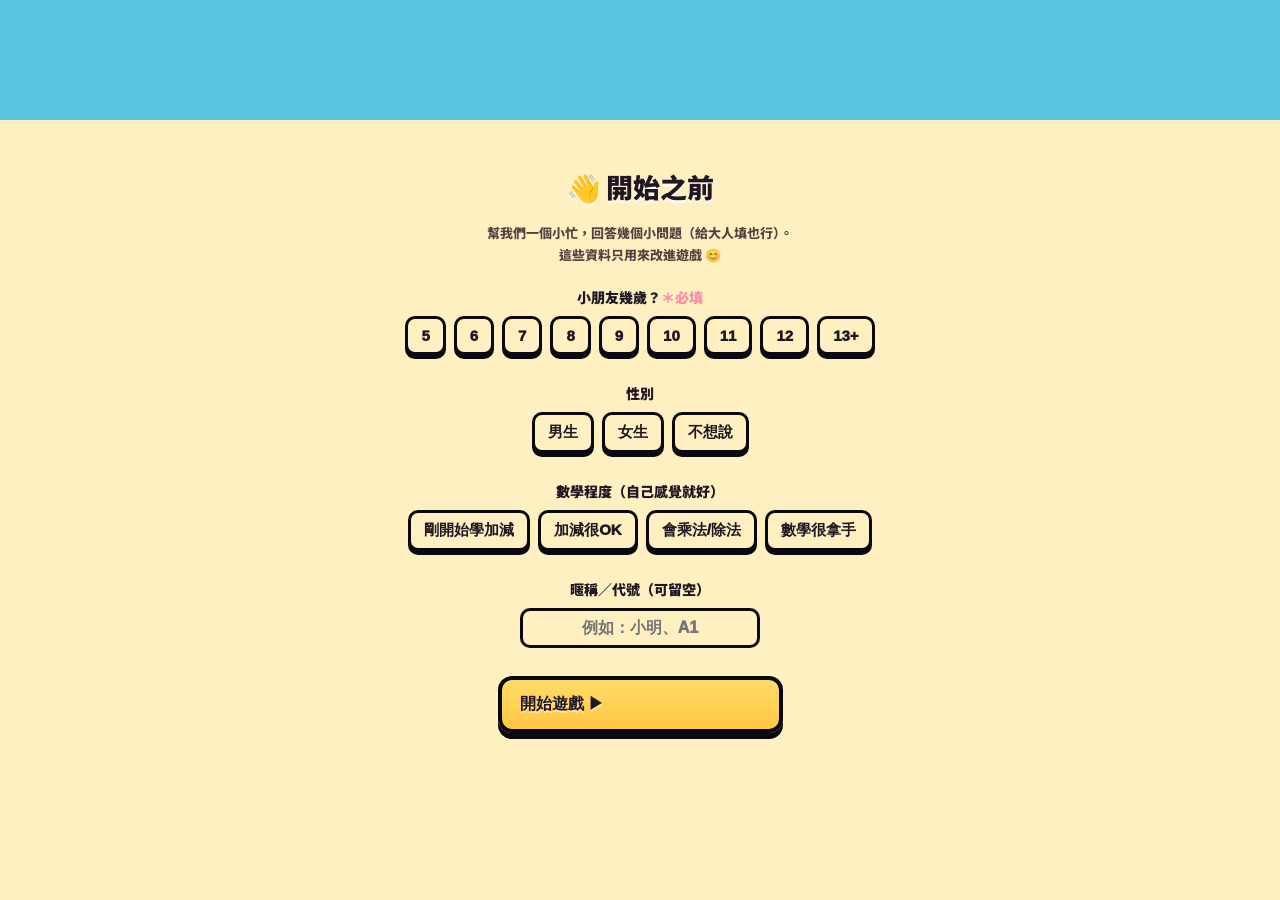
<file: index.html>
<!DOCTYPE html>
<html lang="zh-Hant">
<head>
<meta charset="UTF-8">
<meta name="viewport" content="width=device-width, initial-scale=1.0, maximum-scale=1.0, user-scalable=no">
<meta name="apple-mobile-web-app-capable" content="yes">
<meta name="apple-mobile-web-app-status-bar-style" content="black">
<meta name="apple-mobile-web-app-title" content="Math Hunter">
<meta http-equiv="Cache-Control" content="no-cache">
<title>Math Hunter</title>
<link rel="preconnect" href="https://fonts.googleapis.com">
<link rel="preconnect" href="https://fonts.gstatic.com" crossorigin>
<link rel="stylesheet" href="https://fonts.googleapis.com/css2?family=Baloo+2:wght@700;800&family=Noto+Sans+TC:wght@500;700;900&display=swap">
<style>
/* 字型改由 index.html 的 <link> 載入(preconnect + 非阻塞),不再用 @import */

/* === Cute Chunky Math Quest theme === */
:root {
  --ink: #171321;
  --ink-2: #242233;
  --ink-3: #0b0910;
  --stroke: #0b0910;
  --paper: #fff0c2;
  --paper-2: #f5d99b;
  --sun: #ffc743;
  --sun-2: #ffdc68;
  --orange: #ff8d3b;
  --red: #ff5f55;
  --pink: #f45a72;
  --sky: #48c4df;
  --blue: #287fc1;
  --green: #7ed957;
  --lime: #a8ef54;
  --purple: #8a55d7;
  --violet: #5c3a95;
  --white: #fff8df;
  --muted: rgba(255,248,223,.74);
  --outline: 4px solid var(--stroke);
  --outline-thin: 3px solid var(--stroke);
  --press-shadow: 0 6px 0 var(--stroke);
  --panel-shadow: 0 7px 0 var(--stroke), 0 15px 24px rgba(0,0,0,.22);
  --radius-lg: 18px;
  --radius-md: 14px;
  --radius-sm: 10px;
  --combo-c1: #fff0a8;
  --combo-c2: #6ee4ff;
  --combo-c3: #ff8bd6;
  --combo-c4: #ffc743;
  --combo-size-base: 24px;
  --combo-size-3: 31px;
  --combo-size-4: 40px;
  --toy-blue: #7bdcf0;
  --toy-card: #fff8df;
  --board-rail: #141525;
  --board-well: #081b2b;
  --board-glow: rgba(110,228,255,.24);
  --reward-gold: #ffd45a;
  /* z-index ladder: battle chrome/fx stay below 100; modal overlays must use 200+. */
  --z-instruction-overlay: 240;

  /* === 字型 token(對齊 Figma「game」spec:Baloo 2 / 800 / 大寫 / 行高1.6 / 字距0)===
     英數用 Baloo 2;中文 fallback 到 Noto Sans TC。字級之後可再微調。 */
  --font-display: "Baloo 2", "Arial Rounded MT Bold", sans-serif;          /* 英數 HUD */
  --font-cjk: "Baloo 2", "Noto Sans TC", "PingFang TC", "Microsoft JhengHei", sans-serif; /* 含中文 */
  --type-label: 16px;     /* WAVE/EXIT/Target/SUM/CHAIN/HP/% */
  --type-skill: 18px;     /* ACT/SWAP/STRIKE */
  --type-stat: 36px;      /* 18/12/4 大數值 */
  --type-count: 28px;     /* ACT 倒數 */
  --type-count-sm: 22px;  /* 護盾層數 */
  --type-hpnum: 12px;     /* 7,520 / 12,000 */
  --asset-button-normal: url("assets/ui/pipeline/runtime/button-primary-normal.9.png");
  --asset-button-pressed: url("assets/ui/pipeline/runtime/button-primary-pressed.9.png");
  --asset-panel-cream: url("assets/ui/pipeline/runtime/panel-cream.9.png");
  --asset-icon-coin: url("assets/ui/pipeline/runtime/icon-coin.png");
  --asset-icon-star: url("assets/ui/pipeline/runtime/icon-star.png");
  --asset-icon-chest: url("assets/ui/pipeline/runtime/icon-chest.png");
  --asset-icon-egg: url("assets/ui/pipeline/runtime/icon-egg.png");
  --asset-icon-settings: url("assets/ui/pipeline/runtime/icon-settings.png");
  --asset-arrow-left: url("assets/ui/pipeline/runtime/button-arrow-left.png");
  --asset-arrow-right: url("assets/ui/pipeline/runtime/button-arrow-right.png");

  /* === Canvas 盤面色彩契約(由 game.main.js 的 draw() 讀取;Codex 可自由調)===
     數字珠依數值分三段:1-3 / 4-6 / 7+。每段都有底色與選取高亮色。 */
  --board-bg: #071827;                 /* canvas 盤面底 */
  --board-hint-rgb: 255,212,90;        /* 提示閃框(rgb 三元組,alpha 由程式動態給)*/
  --bead-sel-glow: rgba(255,220,55,.98);
  --bead-shadow: rgba(0,0,0,.5);
  --bead-num-1: #75AC0D;  --bead-num-1-hi: #9bd530;   /* 數字 1-3 */
  --bead-num-2: #0F7CBC;  --bead-num-2-hi: #35a9e6;   /* 數字 4-6 */
  --bead-num-3: #D33D1F;  --bead-num-3-hi: #f06442;   /* 數字 7+ */
  --bead-digit-1: #75AC0D; --bead-digit-1-hi: #9bd530;
  --bead-digit-2: #75AC0D; --bead-digit-2-hi: #9bd530;
  --bead-digit-3: #75AC0D; --bead-digit-3-hi: #9bd530;
  --bead-digit-4: #0F7CBC; --bead-digit-4-hi: #35a9e6;
  --bead-digit-5: #0F7CBC; --bead-digit-5-hi: #35a9e6;
  --bead-digit-6: #0F7CBC; --bead-digit-6-hi: #35a9e6;
  --bead-digit-7: #D33D1F; --bead-digit-7-hi: #f06442;
  --bead-digit-8: #D33D1F; --bead-digit-8-hi: #f06442;
  --bead-digit-9: #D33D1F; --bead-digit-9-hi: #f06442;
  --bead-div: #DA7303;    --bead-div-hi: #f89a2a;     /* 除法珠 */
  --bead-mul: #F6A401;    --bead-mul-hi: #ffc845;     /* 乘法珠 */
  --bead-minus: #0261A9;  --bead-minus-hi: #1688d0;   /* 減法珠 */
  --bead-banned: #4f525e;                              /* 被封印珠 */
  --bead-text: #fff;                                   /* 珠面數字 */
  --path-valid: rgba(255,224,45,.96);  /* 路徑線:成立 */
  --path-hit:   rgba(255,166,63,.9);   /* 路徑線:剛好達標但結尾非數字 */
  --path-over:  rgba(255,94,79,.86);   /* 路徑線:超過目標 */
  --path-under: rgba(103,220,255,.84); /* 路徑線:未達目標 */
  --path-glow: 6;                      /* 鏈長 ≥4 的發光基數(數值) */

  /* === Chunky toy 立體珠參數(預設=關閉,維持現狀;Codex 調這些把珠子做成 AI mockup 方塊風)===
     數值型變數請給「純數字」(程式用 parseFloat),不要加單位。 */
  --board-radius: 14;        /* 盤面圓角(px) */
  --board-hint-w: 3;         /* 提示框線寬(px) */
  --bead-radius: 0.18;       /* 珠子圓角(相對珠寬比例,0=方形,0.5=圓) */
  --bead-pad: 0.032;         /* 珠與格邊間距(相對 CELL 比例,越大珠越小、格距越寬) */
  --bead-outline: #0b0910;   /* 珠子外框色 */
  --bead-outline-w: 4.6;     /* 珠子外框寬(px;設 >0 開啟粗描邊) */
  --bead-thick: #08050d;     /* 珠子厚底色 */
  --bead-thick-h: 5;         /* 珠子厚底高度(px;設 >0 開啟立體厚底) */
  --bead-highlight: rgba(255,255,255,.36); /* 珠子左上亮面(設成半透明白可做塑膠光澤) */
  --bead-icon: #fff;         /* −/×/÷ 運算符顏色 */
  --bead-num-stroke: #0b0910;  /* 珠面數字描邊色 */
  --bead-num-stroke-w: 4.25;   /* 珠面數字描邊寬(px) */
  --bead-num-shadow: rgba(0,0,0,.34);  /* 珠面數字陰影色 */
  --bead-num-shadow-blur: 1.5; /* 珠面數字陰影模糊(px) */
}

* { margin:0; padding:0; box-sizing:border-box; -webkit-tap-highlight-color:transparent; }
html, body { height:100%; overscroll-behavior:none; overflow:hidden; }

/* === HUD 文字工具類(對齊 Figma spec;Codex 之後把這些套到對應元件即可)===
   英數標籤大寫;中文標籤請改用 .hudLabel-cjk(不大寫、用 Noto Sans TC)。 */
.hudLabel   { font-family:var(--font-display); font-weight:800; font-size:var(--type-label); line-height:1.6; letter-spacing:0; text-transform:uppercase; color:#fff; }
.hudSkill   { font-family:var(--font-display); font-weight:800; font-size:var(--type-skill); line-height:1.6; letter-spacing:0; text-transform:uppercase; color:#fff; }
.hudStat    { font-family:var(--font-display); font-weight:800; font-size:var(--type-stat); line-height:1.6; letter-spacing:0; color:#fff; }
.hudCount   { font-family:var(--font-display); font-weight:800; font-size:var(--type-count); line-height:1.6; letter-spacing:0; color:#fff; }
.hudCountSm { font-family:var(--font-display); font-weight:800; font-size:var(--type-count-sm); line-height:1.6; letter-spacing:0; color:#fff; }
.hudHpNum   { font-family:var(--font-display); font-weight:800; font-size:var(--type-hpnum); line-height:1.6; letter-spacing:0; color:#fff; }
.hudLabel-cjk { font-family:var(--font-cjk); font-weight:700; font-size:var(--type-label); line-height:1.6; color:#fff; }

html { background: #151321; }

body {
  min-height:100dvh;
  color:var(--white);
  font-family:var(--font-cjk);   /* 英數→Baloo 2,中文→Noto Sans TC */
  font-weight:800;
  display:flex;
  flex-direction:column;
  align-items:center;
  user-select:none;
  -webkit-user-select:none;
  touch-action:none;
  background:
    radial-gradient(circle at 20% 12%, rgba(255,199,67,.18), transparent 26%),
    radial-gradient(circle at 82% 18%, rgba(72,196,223,.16), transparent 30%),
    linear-gradient(180deg,#1f2642 0%,#162d3f 46%,#151321 100%);
}

body.jr {
  background:
    radial-gradient(circle at 18% 12%, rgba(255,248,223,.2), transparent 28%),
    linear-gradient(180deg,#62cfe8 0%,#65b765 54%,#2f6d45 100%);
}

#app {
  position:relative;
  width:min(100vw,440px);
  height:100dvh;
  max-height:100dvh;
  overflow:hidden;
  padding:7px 9px calc(8px + env(safe-area-inset-bottom));
  display:grid;
  grid-template-rows:34px minmax(152px, 23dvh) auto minmax(0, 1fr) auto;
  gap:6px;
  background:
    linear-gradient(180deg,#063d5c 0 32%,#052437 32% 100%);
  border-inline:4px solid var(--stroke);
}

#app[data-layout="board-first"] {
  grid-template-rows:34px minmax(132px, 19dvh) auto minmax(0, 1fr) auto;
}

#app[data-layout="showcase"] {
  grid-template-rows:34px minmax(180px, 28dvh) auto minmax(0, 1fr) auto;
}

.battleHeader,
.enemyPanel,
.mathHud,
.boardPanel,
.skillPanel {
  min-width:0;
  min-height:0;
}

.enemyPanel,
.boardPanel,
.skillPanel {
  display:flex;
  flex-direction:column;
}

.mathHud {
  display:grid;
  grid-template-columns:1fr;
  gap:6px;
}

.boardPanel {
  flex:1 1 auto;
}

.skillPanel {
  gap:3px;
}

#topRow {
  min-height:34px;
  display:flex;
  justify-content:space-between;
  align-items:center;
  padding:4px 7px 5px;
  font-size:12px;
  color:var(--white);
  background:
    linear-gradient(180deg,rgba(255,255,255,.1),transparent 45%),
    #171525;
  border:var(--outline-thin);
  border-radius:13px;
  box-shadow:inset 0 -5px 0 rgba(0,0,0,.24), 0 4px 0 var(--stroke);
  text-shadow:0 1px 0 #000;
}

#stageName {
  padding:2px 10px 3px;
  color:#fff8df;
  background:#063d5c;
  border:2px solid var(--stroke);
  border-radius:999px;
  font-size:13px;
  font-weight:1000;
  line-height:1;
}
#voiceBtn { background:none; border:none; color:var(--white); font-size:16px; cursor:pointer; }
#exitBtn {
  margin-right:6px;
  padding:4px 8px;
  color:var(--stroke);
  background:#c8c3e6;
  border:var(--outline-thin);
  border-radius:var(--radius-sm);
  font-size:11px;
  font-weight:1000;
  cursor:pointer;
  box-shadow:0 3px 0 var(--stroke);
}

#enemyZone {
  position:relative;
  flex:1 1 auto;
  text-align:center;
  padding:4px 8px 7px;
  min-height:0;
  height:100%;
  border:var(--outline);
  border-radius:22px;
  background:
    radial-gradient(circle at 18% 22%,#fff8df 0 16px,transparent 17px),
    radial-gradient(circle at 78% 24%,#fff8df 0 19px,transparent 20px),
    linear-gradient(180deg,#58c7e2 0 38%,#78c766 39% 70%,#4a984f 70% 100%);
  box-shadow:
    inset 0 0 0 5px #172236,
    inset 0 -11px 0 rgba(0,0,0,.18),
    0 6px 0 var(--stroke),
    0 12px 20px rgba(0,0,0,.2);
  overflow:hidden;
}

#enemyZone:before {
  content:"";
  position:absolute;
  left:-20px;
  right:-20px;
  bottom:-44px;
  height:94px;
  background:#3d8d49;
  border-top:var(--outline-thin);
  border-radius:50% 50% 0 0;
  opacity:.9;
}

#enemyZone:after {
  content:"";
  position:absolute;
  left:50%;
  bottom:18px;
  z-index:0;
  width:44%;
  height:14px;
  transform:translateX(-50%);
  background:rgba(31,24,35,.26);
  border-radius:50%;
  filter:blur(.2px);
}

#enemyZone.enraged {
  background:
    radial-gradient(circle at 50% 52%, rgba(255,95,85,.28), transparent 42%),
    linear-gradient(180deg,#5a334b 0%,#7a393a 72%,#4b2531 100%);
}

#enemyArt {
  position:relative;
  z-index:1;
  width:min(44vw, clamp(112px, 17dvh, 166px));
  height:min(44vw, clamp(112px, 17dvh, 166px));
  margin:-2px auto -1px;
  animation:idle 2.2s ease-in-out infinite;
  transition:transform .1s;
  filter:drop-shadow(0 9px 0 rgba(0,0,0,.32));
}

#enemyArt.boss {
  width:min(58vw, clamp(138px, 24dvh, 218px));
  height:min(58vw, clamp(138px, 24dvh, 218px));
  margin-top:-10px;
  filter:drop-shadow(0 12px 0 rgba(0,0,0,.34));
}

#enemyArt.boss.enraged { animation:idle 1.1s ease-in-out infinite, bossPulse .7s linear infinite; }
#enemyArt.corrupted { filter:saturate(.68) brightness(.76) drop-shadow(0 10px 0 rgba(0,0,0,.24)); }
#enemyArt.hit { transform:scale(.86) rotate(-8deg); filter:brightness(1.8) drop-shadow(0 10px 0 rgba(0,0,0,.2)); }

@keyframes idle { 0%,100%{transform:translateY(0)} 50%{transform:translateY(-5px)} }
@keyframes bossPulse { 0%,100%{filter:drop-shadow(0 10px 0 rgba(0,0,0,.24))} 50%{filter:drop-shadow(0 0 18px rgba(255,95,85,.95))} }

#enemyName { display:none; }
#gimBadge {
  position:relative;
  z-index:1;
  display:inline-flex;
  align-items:center;
  justify-content:center;
  min-height:22px;
  margin-top:0;
  padding:3px 10px 4px;
  color:var(--paper);
  background:#171525;
  border:2px solid var(--stroke);
  border-radius:8px;
  font-size:12px;
  font-weight:1000;
  box-shadow:inset 0 -3px 0 rgba(0,0,0,.22);
  text-shadow:0 1px 0 #000;
}

#captainChip {
  min-height:14px;
  margin:0;
  color:var(--paper);
  font-size:10px;
  text-align:center;
  text-shadow:0 2px 0 #000;
}

.barWrap {
  position:relative;
  z-index:1;
  height:14px;
  margin-top:4px;
  background:var(--stroke);
  border:2px solid var(--stroke);
  border-radius:999px;
  overflow:hidden;
  box-shadow:inset 0 -2px 0 rgba(255,255,255,.08);
}

.barFill { height:100%; border-radius:999px; transition:width .25s; }
#enemyHpFill { width:100%; background:linear-gradient(180deg,#ff7c63,#e9344b); }
#playerHpFill { width:100%; background:linear-gradient(180deg,#b7fb67,#61c934); }

#countdown {
  position:absolute;
  z-index:2;
  right:8px;
  top:8px;
  min-width:42px;
  padding:5px 8px 6px;
  color:var(--paper);
  background:
    linear-gradient(180deg,rgba(255,255,255,.14),transparent 40%),
    #5b3e95;
  border:var(--outline-thin);
  border-radius:12px;
  font-size:11px;
  font-weight:1000;
  box-shadow:inset 0 -5px 0 rgba(0,0,0,.2), 0 3px 0 var(--stroke);
  text-shadow:0 1px 0 #000;
}

#countdown b { font-size:14px; color:var(--sun); }
body.jr #countdown { background:#285b74; }
body.jr #countdown b { color:var(--sun-2); }

#targetRow {
  display:grid;
  grid-template-columns:repeat(3, minmax(0, 1fr));
  grid-template-rows:auto minmax(34px, auto);
  align-items:center;
  gap:5px 7px;
  padding:7px;
  background:
    linear-gradient(180deg,rgba(255,255,255,.07),transparent 34%),
    #071827;
  border:var(--outline);
  border-radius:18px;
  box-shadow:inset 0 -8px 0 rgba(0,0,0,.22), 0 5px 0 var(--stroke);
}

.tLabel {
  padding:0 3px;
  color:#fff8df;
  font-size:10px;
  font-weight:1000;
  line-height:1;
  opacity:1;
  text-shadow:0 1px 0 #000;
  text-align:center;
}

#targetRow .tLabel:nth-child(1) { grid-column:1; grid-row:1; }
#targetRow .tLabel:nth-child(3) { grid-column:2; grid-row:1; }
#targetVal { grid-column:1; grid-row:2; }
#curSum { grid-column:2; grid-row:2; }
#chainInfo {
  grid-column:3;
  grid-row:1 / span 2;
  align-self:stretch;
  display:grid;
  align-content:center;
  gap:2px;
}

#chainInfo:before {
  content:"CHAIN";
  display:block;
  color:#fff8df;
  font-size:9px;
  line-height:1;
  text-shadow:0 2px 0 #000;
}

#targetVal,
#curSum,
#chainInfo {
  min-width:0;
  min-height:45px;
  padding:6px 6px 7px;
  text-align:center;
  border:var(--outline-thin);
  border-radius:13px;
  font-weight:1000;
  line-height:1;
  box-shadow:inset 0 -6px 0 rgba(0,0,0,.16), 0 3px 0 var(--stroke);
  text-shadow:0 1px 0 rgba(255,255,255,.28);
}

#targetVal {
  color:#211722;
  background:
    linear-gradient(180deg,rgba(255,255,255,.4),transparent 34%),
    linear-gradient(180deg,#43bff1,#1689cc);
  color:#fff8df;
  font-size:30px;
  -webkit-text-stroke:1.4px var(--stroke);
  text-shadow:0 2px 0 #000;
}

#curSum {
  color:#211722;
  background:
    linear-gradient(180deg,rgba(255,255,255,.4),transparent 34%),
    linear-gradient(180deg,#91e55e,#45b93e);
  font-size:29px;
  -webkit-text-stroke:1px rgba(11,9,16,.92);
  text-shadow:0 2px 0 rgba(255,255,255,.3);
}

#chainInfo {
  color:#fff;
  background:
    linear-gradient(180deg,rgba(255,255,255,.34),transparent 34%),
    linear-gradient(180deg,#ff9c29,#ef5d16);
  font-size:22px !important;
  -webkit-text-stroke:1px var(--stroke);
  text-shadow:0 2px 0 #000;
}

body.jr #targetVal { font-size:32px; }
body.jr #curSum { font-size:29px; }
#curSum.over {
  color:#fff8df;
  background:linear-gradient(180deg,#ff8174,#f04a4a);
  text-shadow:0 2px 0 #000;
}
#curSum.exact {
  color:#18200e;
  background:linear-gradient(180deg,#ccff67,#72d842);
}
#curSum.short {
  color:#251611;
  background:linear-gradient(180deg,#ffd45a,#ff9f2f);
}

#boardWrap {
  flex:1 1 auto;
  height:100%;
  min-height:0;
  display:flex;
  align-items:center;
  justify-content:center;
  position:relative;
  padding:8px;
  background:
    linear-gradient(180deg,rgba(255,255,255,.06),transparent 28%),
    linear-gradient(180deg,#15172a 0%,#071827 100%);
  border:var(--outline);
  border-radius:18px;
  box-shadow:
    inset 0 0 0 4px #252638,
    inset 0 -12px 0 rgba(0,0,0,.28),
    0 5px 0 var(--stroke);
}

#boardWrap:before {
  content:"";
  position:absolute;
  inset:7px;
  z-index:0;
  border:2px solid rgba(255,248,223,.14);
  border-radius:var(--radius-md);
  pointer-events:none;
}

#board {
  position:relative;
  z-index:1;
  display:block;
  margin:0 auto;
  border-radius:15px;
  touch-action:none;
  background:var(--board-rail);
  box-shadow:
    0 0 0 4px var(--stroke),
    0 7px 0 var(--stroke),
    0 0 0 7px rgba(255,248,223,.08);
  filter:saturate(1.12) contrast(1.05);
}

#board.targeting {
  outline:5px solid var(--sun);
  outline-offset:-4px;
  filter:saturate(1.22) contrast(1.08) drop-shadow(0 0 10px rgba(255,199,67,.55));
}

#skillRow {
  display:flex;
  gap:8px;
  justify-content:center;
}

.skillBtn {
  position:relative;
  flex:1;
  max-width:170px;
  min-height:62px;
  padding:6px 8px 8px 6px;
  display:flex;
  align-items:center;
  justify-content:center;
  gap:6px;
  color:#211722;
  background:
    linear-gradient(180deg,rgba(255,255,255,.42),transparent 34%),
    linear-gradient(180deg,#9ee85a 0%,#59c43c 100%);
  border:var(--outline);
  border-radius:17px;
  box-shadow:inset 0 -8px 0 rgba(0,0,0,.18), 0 5px 0 var(--stroke);
  font-size:12px;
  font-weight:1000;
  cursor:pointer;
  text-align:left;
  text-shadow:0 1px 0 rgba(255,255,255,.32);
}

.skillBtn:nth-child(2) {
  background:
    linear-gradient(180deg,rgba(255,255,255,.36),transparent 38%),
    linear-gradient(180deg,#b873ff 0%,#743bc2 100%);
  color:#fff8df;
  text-shadow:0 1px 0 #000;
}

.skillBtn .mini {
  width:42px;
  height:42px;
  flex:none;
  display:grid;
  place-items:center;
  overflow:hidden;
  border:3px solid var(--stroke);
  border-radius:50%;
  background:
    radial-gradient(circle at 38% 28%, rgba(255,255,255,.55), transparent 20%),
    var(--toy-blue);
  box-shadow:inset 0 -5px 0 rgba(0,0,0,.14), 0 3px 0 var(--stroke);
}
.skillBtn .mini .spriteChar,
.skillBtn .mini .pngChar,
.skillBtn .mini svg {
  width:128%;
  height:128%;
  transform:translateY(5%);
}
.skillBtn .skillIcon {
  width:44px;
  height:44px;
  flex:none;
  position:relative;
  display:grid;
  place-items:center;
  background:transparent center/contain no-repeat;
  filter:drop-shadow(0 3px 0 var(--stroke));
}

.skillBtn .skillIcon:before {
  content:"";
}

.skillBtn[data-skill="plus1"] .skillIcon { background-image:url("assets/ui/icons/skill-plus1.png"); }
.skillBtn[data-skill="minus1"] .skillIcon { background-image:url("assets/ui/icons/skill-minus1.png"); }
.skillBtn[data-skill="reroll"] .skillIcon { background-image:url("assets/ui/icons/skill-reroll.png"); }
.skillBtn[data-skill="split"] .skillIcon { background-image:url("assets/ui/icons/skill-split.png"); }
.skillBtn[data-skill="swapUp"] .skillIcon { background-image:url("assets/ui/icons/skill-swapUp.png"); }
.skillBtn[data-skill="purify"] .skillIcon { background-image:url("assets/ui/icons/skill-purify.png"); }
.skillBtn[data-skill="lucky"] .skillIcon { background-image:url("assets/ui/icons/skill-lucky.png"); }
.skillBtn[data-skill="shield"] .skillIcon { background-image:url("assets/ui/icons/skill-shield.png"); }
.skillBtn[data-skill="hint"] .skillIcon { background-image:url("assets/ui/icons/skill-hint.png"); }

.skillBtn .lbl {
  min-width:0;
  display:flex;
  flex-direction:column;
  gap:3px;
  line-height:1.05;
}
.skillBtn .lbl b {
  display:block;
  font-size:15px;
  color:#fff8df;
  -webkit-text-stroke:1px var(--stroke);
  text-shadow:0 2px 0 #000;
}
.skillBtn .lbl {
  font-size:10px;
  font-weight:1000;
}
.skillBtn.armed {
  background:
    linear-gradient(180deg,rgba(255,255,255,.42),transparent 34%),
    linear-gradient(180deg,var(--sun-2),var(--sun));
  transform:translateY(2px);
  box-shadow:inset 0 -5px 0 rgba(0,0,0,.12), 0 3px 0 var(--stroke);
}
.skillBtn.cooling { opacity:.62; filter:saturate(.55); }
.skillBtn .cd {
  position:absolute;
  right:6px;
  top:4px;
  min-width:17px;
  height:17px;
  display:grid;
  place-items:center;
  color:#fff;
  background:var(--pink);
  border:2px solid var(--stroke);
  border-radius:999px;
  font-size:11px;
  font-weight:1000;
}

#playerRow {
  min-height:34px;
  display:flex;
  align-items:center;
  gap:8px;
  padding:5px 9px 6px;
  color:var(--paper);
  background:
    linear-gradient(180deg,rgba(255,255,255,.08),transparent 38%),
    #211722;
  border:var(--outline);
  border-radius:15px;
  font-size:12px;
  font-weight:1000;
  box-shadow:inset 0 -6px 0 rgba(0,0,0,.22), 0 4px 0 var(--stroke);
}

#playerRow:before {
  content:"HP";
  color:#fff8df;
  font-size:11px;
  text-shadow:0 1px 0 #000;
}

#playerRow .barWrap { flex:1; height:16px; margin-top:0; }
#shieldIc { display:none; }
#shieldIc.on { display:inline; }
body.jr #playerRow { display:none; }

#dmgPop {
  position:absolute;
  left:50%;
  top:40%;
  z-index:6;
  transform:translate(-50%,-50%);
  pointer-events:none;
  color:var(--combo-c1);
  font-size:46px;
  font-weight:1000;
  -webkit-text-stroke:1.8px var(--stroke);
  text-shadow:0 3px 0 #7a3410;
  transition:transform .08s;
}

#dmgPop.big { transform:translate(-50%,-50%) scale(1.42); }
#dmgPop[data-tier="2"] { color:var(--combo-c2); }
#dmgPop[data-tier="3"] { color:var(--combo-c3); }
#dmgPop[data-tier="4"] { color:var(--combo-c4); }

#comboMeter {
  position:absolute;
  left:50%;
  top:4%;
  z-index:7;
  transform:translateX(-50%) scale(1);
  pointer-events:none;
  white-space:nowrap;
  color:var(--combo-c2);
  font-size:var(--combo-size-base);
  font-weight:1000;
  -webkit-text-stroke:1.6px var(--stroke);
  text-shadow:0 2px 0 #000;
  transition:transform .12s ease-out;
}

#comboMeter[data-tier="3"] { color:var(--combo-c3); font-size:var(--combo-size-3); }
#comboMeter[data-tier="4"] { color:var(--combo-c4); font-size:var(--combo-size-4); }
#comboMeter.punch { transform:translateX(-50%) scale(1.45); }

.pngChar,
.spriteChar { display:block; width:100%; height:100%; position:relative; }
.pngChar img,
.spriteChar img {
  display:block;
  width:100%;
  height:100%;
  object-fit:contain;
  user-select:none;
  -webkit-user-drag:none;
  transform-origin:50% 72%;
}

.pngChar .crown,
.spriteChar .crown {
  position:absolute;
  top:-8%;
  left:50%;
  transform:translateX(-50%);
  font-size:42%;
  line-height:1;
}

.motion-idle img { animation:spriteIdle 2.1s ease-in-out infinite; }
.motion-think img { animation:spriteThink 1.6s ease-in-out infinite; }
.motion-happy img { animation:spriteHappy .75s cubic-bezier(.2,1.5,.24,1); }
.motion-attack img { animation:spriteAttack .62s cubic-bezier(.18,1.45,.2,1); }
.motion-hurt img { animation:spriteHurt .52s ease-in-out; }
.motion-miss img { animation:spriteMiss .7s ease-in-out; }
.motion-surprise img { animation:spriteSurprise .85s cubic-bezier(.2,1.6,.2,1); }
.motion-enraged img { animation:spriteEnraged .42s ease-in-out infinite; filter:drop-shadow(0 0 14px rgba(255,95,85,.45)); }

@keyframes spriteIdle { 0%,100%{transform:translateY(0) scale(1)} 50%{transform:translateY(-6px) scale(1.01,.99)} }
@keyframes spriteThink { 0%,100%{transform:translateX(-3px) rotate(-1deg)} 50%{transform:translateX(4px) rotate(1deg)} }
@keyframes spriteHappy { 0%,100%{transform:translateY(0) scale(1)} 42%{transform:translateY(-18px) scale(1.05,.95)} 72%{transform:translateY(2px) scale(.98,1.02)} }
@keyframes spriteAttack { 0%,100%{transform:translateX(0) scale(1)} 38%{transform:translateX(34px) scale(1.06,.96) rotate(1deg)} 54%{transform:translateX(22px) scale(.98,1.02)} }
@keyframes spriteHurt { 0%,100%{transform:translateX(0) scale(1)} 30%{transform:translateX(-10px) scale(1.08,.84)} 62%{transform:translateX(7px) scale(.96,1.04)} }
@keyframes spriteMiss { 0%,100%{transform:translateX(0) rotate(0)} 25%{transform:translateX(-10px) rotate(-3deg)} 70%{transform:translateX(10px) rotate(3deg)} }
@keyframes spriteSurprise { 0%{transform:scale(.6);opacity:.2} 45%{transform:scale(1.1,.9);opacity:1} 72%,100%{transform:scale(1)} }
@keyframes spriteEnraged { 0%,100%{transform:translateX(-2px) scale(1.02)} 50%{transform:translateX(2px) scale(1.06,.96)} }

#flash {
  position:fixed;
  inset:0;
  z-index:25;
  pointer-events:none;
  background:#fff;
  opacity:0;
  transition:opacity .09s;
}

#bossBanner {
  position:fixed;
  left:0;
  right:0;
  top:34%;
  z-index:26;
  padding:18px 0;
  text-align:center;
  color:var(--sun);
  background:#5a1720;
  border-block:var(--outline);
  font-size:25px;
  font-weight:1000;
  letter-spacing:2px;
  text-shadow:0 4px 0 #000;
  transform:scaleY(0);
  transition:transform .25s;
  pointer-events:none;
}

#bossBanner.on { transform:scaleY(1); }
#bossBanner small { display:block; margin-top:4px; color:var(--paper); font-size:12px; letter-spacing:1px; opacity:.9; }

.overlay {
  position:fixed;
  inset:0;
  z-index:10;
  display:flex;
  flex-direction:column;
  justify-content:flex-start;
  align-items:center;
  gap:12px;
  padding:24px 18px;
  max-height:100dvh;
  overflow-y:auto;
  overflow-x:hidden;
  -webkit-overflow-scrolling:touch;
  overscroll-behavior:contain;
  touch-action:pan-y;
  text-align:center;
  color:#211722;
  background:
    linear-gradient(180deg,#59c5df 0 120px,#fff0c2 120px 100%);
}

.overlay.center { justify-content:center; }
.overlay h1 {
  color:#211722;
  font-size:27px;
  font-weight:1000;
  text-shadow:0 3px 0 rgba(255,255,255,.65);
}

.overlay p {
  max-width:350px;
  color:#352329;
  font-size:14px;
  line-height:1.65;
  opacity:1;
  font-weight:800;
}

.btn,
.btnGhost {
  border:var(--outline);
  border-radius:var(--radius-md);
  cursor:pointer;
  font-weight:1000;
  box-shadow:var(--press-shadow);
}

.btn {
  padding:12px 30px;
  color:#211722;
  background:linear-gradient(180deg,var(--sun-2),var(--sun)) !important;
  font-size:18px;
  text-shadow:0 2px 0 rgba(255,255,255,.55);
}

.btn:active,
.btnGhost:active,
.stageBtn:active,
.skillBtn:active {
  transform:translateY(3px) scale(.99);
  box-shadow:0 3px 0 var(--stroke);
}

.btnBig {
  width:285px;
  display:flex;
  align-items:center;
  gap:12px;
  text-align:left;
  font-size:16px;
  padding:14px 18px;
}

.btnBig small { display:block; font-size:12px; font-weight:900; opacity:.76; }
.btnJr { background:linear-gradient(180deg,#8ef2ff,#48c4df) !important; }

.btnGhost {
  padding:10px 18px;
  color:var(--white);
  background:#343142 !important;
  border-color:var(--stroke);
  font-size:14px;
  text-shadow:0 2px 0 #000;
}

.hidden { display:none !important; }

#resultOverlay,
#gachaOverlay,
#teamOverlay,
#failOverlay,
#towerResultOverlay {
  background:
    linear-gradient(180deg,#063d5c 0 134px,#052437 134px 100%);
}

#resultOverlay.center,
#gachaOverlay.center,
#failOverlay.center,
#towerResultOverlay.center {
  justify-content:flex-start;
  gap:9px;
  padding:14px 12px max(18px, env(safe-area-inset-bottom));
}

#resultOverlay h1,
#gachaOverlay h1,
#teamOverlay h1,
#failOverlay h1,
#towerResultOverlay h1 {
  width:100%;
  max-width:386px;
  min-height:46px;
  display:grid;
  place-items:center;
  padding:8px 12px 10px;
  color:var(--white);
  background:
    linear-gradient(180deg,rgba(255,255,255,.09),transparent 42%),
    #171525;
  border:var(--outline);
  border-radius:17px;
  box-shadow:inset 0 -7px 0 rgba(0,0,0,.25), 0 5px 0 var(--stroke);
  font-size:24px;
  text-shadow:0 2px 0 #000;
}

#resultOverlay h1 {
  max-width:330px;
  margin-top:0;
  color:var(--sun);
  background:transparent;
  border:0;
  box-shadow:none;
  font-size:42px;
  line-height:.95;
  letter-spacing:0;
  -webkit-text-stroke:2.4px var(--stroke);
  text-shadow:0 5px 0 var(--stroke);
}

#resultStats,
#drawReward,
#gachaCount,
#gachaMsg,
#failStats,
#towerBonusMsg {
  position:relative;
  width:100%;
  max-width:356px;
  padding:12px 12px 12px 50px;
  color:#211722;
  background:
    linear-gradient(180deg,rgba(255,255,255,.48),transparent 34%),
    #ffe7ad;
  border:var(--outline);
  border-radius:15px;
  box-shadow:inset 0 -7px 0 rgba(0,0,0,.1), 0 5px 0 var(--stroke);
  font-size:14px;
  font-weight:1000;
  line-height:1.55;
}

#resultStats:before,
#drawReward:before,
#gachaCount:before,
#gachaMsg:before,
#failStats:before,
#towerBonusMsg:before {
  position:absolute;
  left:10px;
  top:50%;
  width:34px;
  height:34px;
  display:grid;
  place-items:center;
  transform:translateY(-50%);
  color:#211722;
  background:transparent center/contain no-repeat;
  border:none;
  border-radius:0;
  box-shadow:none;
  font-size:14px;
  font-weight:1000;
  line-height:1;
  -webkit-text-stroke:0;
  text-shadow:0 2px 0 rgba(0,0,0,.22);
}

#resultStats:before {
  content:"";
  background-image:url("assets/ui/icons/reward-chest.png");
}
#drawReward:before,
#gachaCount:before,
#gachaMsg:before,
#towerBonusMsg:before {
  content:"";
  background-image:url("assets/ui/icons/reward-egg.png");
}
#failStats:before {
  content:"!";
  color:#fff8df;
  background:
    linear-gradient(180deg,rgba(255,255,255,.28),transparent 34%),
    var(--red);
}

#towerBonusMsg:before { background-image:url("assets/ui/icons/reward-chest.png"); }

/* === Fail result: Figma frame 440 x 956, node 19307:22148 === */
#failOverlay.overlay {
  inset:auto;
  top:50%;
  left:50%;
  width:min(100vw, calc(100dvh * 440 / 956), 440px);
  height:min(100dvh, calc(100vw * 956 / 440), 956px);
  max-height:none;
  display:block;
  padding:0 !important;
  overflow:hidden;
  transform:translate(-50%,-50%);
  color:#fff;
  background:#07121d url("assets/ui/game/result/fail_result_background.png") left top/100% 112.657% no-repeat;
  border:0;
  box-shadow:0 0 0 100vmax #07121d;
  container-type:inline-size;
  touch-action:manipulation;
}

#failOverlay.hidden { display:none !important; }

#failOverlay > * {
  position:absolute;
  margin:0;
}

#failTitleRow {
  left:6.591%;
  top:7.427%;
  width:89.091%;
  height:9.1%;
  display:flex;
  align-items:center;
  justify-content:center;
  gap:1.818%;
}

#failTitleRow .failTitleWing {
  flex:0 0 13.864%;
  height:60%;
  background:center/100% 100% no-repeat;
}

#failTitleRow .failTitleWingLeft {
  background-image:url("assets/ui/game/result/fail_title_bat_wing_left.png");
}

#failTitleRow .failTitleWingRight {
  background-image:url("assets/ui/game/result/fail_title_bat_wing_right.png");
}

#failOverlay #failTitleRow h1,
#failOverlay h1 {
  position:static;
  width:auto;
  max-width:none;
  min-height:0;
  display:block;
  padding:0;
  color:#f44431;
  background:transparent;
  border:0;
  border-radius:0;
  box-shadow:none;
  font-family:"Baloo 2","Arial Rounded MT Bold","Noto Sans TC Black",sans-serif;
  font-size:12.273cqw;
  font-weight:600;
  line-height:1;
  letter-spacing:0;
  text-align:center;
  text-transform:uppercase;
  white-space:nowrap;
  -webkit-text-stroke:1.15cqw #3c1510;
  paint-order:stroke fill;
  text-shadow:0 .65cqw 0 rgba(0,0,0,.4);
}

#failHeroArt {
  left:18.523%;
  top:20.502%;
  width:63.182%;
  height:31.067%;
  background:url("assets/ui/game/result/fail_broken_math_shield.png") center/100% 100% no-repeat;
}

#failStatusBanner {
  left:18.295%;
  top:60.251%;
  width:63.636%;
  height:8.054%;
  display:grid;
  place-items:center;
  padding:0;
  background:url("assets/ui/game/result/fail_status_banner.png") center/100% 100% no-repeat;
}

#failStatusBanner span {
  display:block;
  color:#fff;
  font-family:"Baloo 2","Arial Rounded MT Bold","Noto Sans TC Black",sans-serif;
  font-size:6.364cqw;
  font-weight:700;
  line-height:1;
  letter-spacing:0;
  text-align:center;
  text-transform:uppercase;
  white-space:nowrap;
  -webkit-text-stroke:.9cqw #1b0f09;
  paint-order:stroke fill;
}

#failOverlay #failStats {
  left:4.545%;
  top:70.711%;
  width:91.136%;
  height:14.958%;
  max-width:none;
  display:flex;
  flex-direction:column;
  align-items:center;
  justify-content:center;
  gap:1.6cqw;
  padding:0 12.727%;
  color:rgba(0,0,0,.8);
  background:url("assets/ui/game/result/fail_tip_panel.png") center/100% 100% no-repeat;
  border:0;
  border-radius:0;
  box-shadow:none;
  font-family:"Baloo 2","Arial Rounded MT Bold","Noto Sans TC Black",sans-serif;
  font-weight:700;
  line-height:1.2;
  text-align:center;
  text-transform:uppercase;
  letter-spacing:-.182cqw;
}

#failOverlay #failStats:before {
  content:none;
}

#failStats strong {
  display:block;
  font-size:9.091cqw;
  line-height:1;
  white-space:nowrap;
}

#failStats span {
  display:block;
  font-size:5.455cqw;
  font-weight:600;
  line-height:1;
  white-space:nowrap;
}

#failActions {
  left:4.545%;
  top:86.088%;
  width:91.136%;
  height:7.95%;
  display:flex;
  align-items:stretch;
  justify-content:space-between;
  gap:.227%;
}

#failActions #retryBtn,
#failActions #backBtn {
  position:relative;
  width:49.875%;
  max-width:none;
  min-height:0;
  height:100%;
  display:grid;
  place-items:center;
  padding:0;
  color:#fff;
  background:center/100% 100% no-repeat !important;
  border:0;
  border-radius:0;
  box-shadow:none;
  font-family:"Baloo 2","Arial Rounded MT Bold","Noto Sans TC Black",sans-serif;
  font-size:6.364cqw;
  font-weight:700;
  line-height:1;
  letter-spacing:0;
  text-align:center;
  text-transform:uppercase;
  white-space:nowrap;
  -webkit-text-stroke:.9cqw #1b0f09;
  paint-order:stroke fill;
  text-shadow:none;
}

#failActions #retryBtn {
  background-image:url("assets/ui/game/result/fail_ok_button_normal.png") !important;
}

#failActions #retryBtn:active {
  background-image:url("assets/ui/game/result/fail_ok_button_pressed.png") !important;
}

#failActions #backBtn {
  background-image:url("assets/ui/game/result/fail_back_button_normal.png") !important;
}

#failActions #backBtn:active {
  background-image:url("assets/ui/game/result/fail_back_button_pressed.png") !important;
}

#gachaGoBtn,
#gachaDrawBtn,
#towerGachaBtn {
  width:100%;
  max-width:330px;
  min-height:64px;
  display:grid;
  place-items:center;
  padding:13px 18px 15px;
  border-radius:16px;
  font-size:25px;
  color:#211722;
  background:
    linear-gradient(180deg,rgba(255,255,255,.48),transparent 32%),
    linear-gradient(180deg,var(--sun-2),var(--sun)) !important;
  box-shadow:inset 0 -9px 0 rgba(0,0,0,.16), 0 7px 0 var(--stroke);
  text-shadow:0 1px 0 rgba(255,255,255,.5);
}

#nextBtn,
#towerAgainBtn {
  width:100%;
  max-width:330px;
  min-height:48px;
  padding:10px 18px 12px;
  color:#fff8df;
  background:
    linear-gradient(180deg,rgba(255,255,255,.24),transparent 34%),
    linear-gradient(180deg,#25a7e0,#0973ba) !important;
  border-radius:14px;
  box-shadow:inset 0 -7px 0 rgba(0,0,0,.22), 0 5px 0 var(--stroke);
  text-shadow:0 1px 0 #000;
}

#replayBtn,
#gachaBack,
#towerBackBtn {
  width:100%;
  max-width:306px;
  min-height:40px;
  padding:8px 16px;
  color:#211722;
  background:
    linear-gradient(180deg,rgba(255,255,255,.45),transparent 36%),
    #ffe5a4 !important;
  border:var(--outline-thin);
  border-radius:13px;
  box-shadow:inset 0 -5px 0 rgba(0,0,0,.09), 0 4px 0 var(--stroke);
  text-shadow:0 1px 0 rgba(255,255,255,.5);
}

#selectOverlay {
  gap:8px;
  padding:10px 10px calc(98px + env(safe-area-inset-bottom));
  background:
    radial-gradient(circle at 18% 9%, rgba(255,248,223,.22), transparent 22%),
    linear-gradient(180deg,#08243a 0 38%,#0a1d2e 38% 100%);
}

#mapTitle {
  display:none;
}

#mapZones {
  width:100%;
  max-width:386px;
  display:flex;
  flex-direction:column;
  gap:10px;
}

.mapHero {
  position:relative;
  overflow:hidden;
  min-height:min(704px, calc(100dvh - 118px - env(safe-area-inset-bottom)));
  padding:44px 13px 13px;
  color:#211722;
  background:
    radial-gradient(circle at 50% 38%, rgba(255,207,77,.3), transparent 31%),
    linear-gradient(180deg,#0f5f7e 0 23%,#1e7da0 23% 33%,#252131 33% 100%);
  border:var(--outline);
  border-radius:28px;
  box-shadow:
    inset 0 0 0 5px #172236,
    inset 0 -14px 0 rgba(0,0,0,.22),
    0 7px 0 var(--stroke),
    0 17px 24px rgba(0,0,0,.24);
}

.mapHero:before,
.mapHero:after {
  content:"";
  position:absolute;
  pointer-events:none;
}

.mapHero:before {
  left:0;
  right:0;
  top:0;
  height:390px;
  background:
    radial-gradient(ellipse at 16% 30%, #fff8df 0 16px, transparent 17px),
    radial-gradient(ellipse at 84% 27%, #fff8df 0 22px, transparent 23px),
    linear-gradient(135deg,transparent 0 57%,rgba(255,255,255,.15) 58% 59%,transparent 60% 100%),
    linear-gradient(180deg,#5ccbe8 0 24%,#78c766 24% 100%);
  opacity:.92;
}

.mapHero:after {
  left:15px;
  right:15px;
  bottom:15px;
  height:236px;
  border-radius:22px;
  background:#04263a;
  box-shadow:inset 0 8px 0 rgba(255,255,255,.05), inset 0 -9px 0 rgba(0,0,0,.32);
  z-index:0;
}

.mapHero.z3 {
  background:
    radial-gradient(circle at 50% 39%, rgba(255,199,67,.33), transparent 32%),
    linear-gradient(180deg,#092032 0 25%,#412133 25% 45%,#140d18 45% 100%);
}

.mapHero.z3:before {
  background:
    radial-gradient(circle at 18% 80%, rgba(255,119,43,.55), transparent 10%),
    radial-gradient(circle at 76% 75%, rgba(255,199,67,.5), transparent 9%),
    linear-gradient(135deg,transparent 0 57%,rgba(255,255,255,.1) 58% 59%,transparent 60% 100%),
    linear-gradient(180deg,#0b2638 0 18%,#2a2733 18% 48%,#5e2b22 48% 100%);
}

.mapHeroSettings {
  position:absolute;
  left:13px;
  top:13px;
  z-index:4;
  width:42px;
  height:42px;
  display:grid;
  place-items:center;
  color:transparent;
  background:var(--asset-icon-settings) center/contain no-repeat;
  border:0;
  border-radius:0;
  box-shadow:none;
  font-size:0;
  text-shadow:none;
}

.mapHeroBadge {
  position:absolute;
  left:50%;
  top:24px;
  z-index:2;
  transform:translateX(-50%) rotate(-1.5deg);
  min-width:126px;
  padding:5px 18px 8px;
  color:#fff8df;
  color:#211722;
  background:var(--sun);
  border:var(--outline-thin);
  border-radius:11px 11px 16px 16px;
  box-shadow:inset 0 -5px 0 rgba(0,0,0,.2), 0 4px 0 var(--stroke);
  font-size:16px;
  font-weight:1000;
  line-height:1;
  text-shadow:0 1px 0 rgba(255,255,255,.5);
}

.mapHero h2 {
  position:relative;
  z-index:2;
  margin:31px auto 2px;
  max-width:330px;
  color:#fff8df;
  font-size:31px;
  line-height:1;
  font-weight:1000;
  letter-spacing:0;
  text-transform:uppercase;
  -webkit-text-stroke:1px var(--stroke);
  paint-order:stroke fill;
  text-shadow:0 2px 0 var(--stroke);
}

.mapHeroMode {
  position:relative;
  z-index:2;
  width:max-content;
  margin:8px auto 0;
  padding:5px 21px 6px;
  color:#fff8df;
  background:#8b53d8;
  border:var(--outline-thin);
  border-radius:11px;
  box-shadow:inset 0 -5px 0 rgba(0,0,0,.2), 0 4px 0 var(--stroke);
  font-size:18px;
  font-weight:1000;
  line-height:1;
  text-shadow:0 2px 0 #000;
}

.mapHeroArtWrap {
  position:relative;
  z-index:2;
  height:272px;
  display:flex;
  align-items:center;
  justify-content:center;
  margin-top:0;
}

.mapHeroArt {
  width:min(96%,322px);
  height:266px;
  display:grid;
  place-items:center;
  filter:drop-shadow(0 8px 0 rgba(0,0,0,.42));
}

.mapHeroArt .spriteChar,
.mapHeroArt .pngChar,
.mapHeroArt svg {
  width:100%;
  height:100%;
  object-fit:contain;
  overflow:visible;
}

.mapHeroArt .spriteChar img {
  transform:scale(1.16);
  transform-origin:50% 68%;
}

.mapHeroArrow {
  position:absolute;
  top:48%;
  z-index:3;
  width:46px;
  height:58px;
  display:grid;
  place-items:center;
  padding:0;
  color:transparent;
  background:transparent center/contain no-repeat;
  border:0;
  border-radius:0;
  box-shadow:none;
  font-size:0;
  line-height:1;
  text-shadow:none;
}

.mapHeroArrow[data-dir="-1"] { left:-3px; background-image:var(--asset-arrow-left); }
.mapHeroArrow[data-dir="1"] { right:-3px; background-image:var(--asset-arrow-right); }

.mapHeroRewards,
.mapHeroStart {
  position:relative;
  z-index:2;
}

.mapHeroRewards {
  display:grid;
  grid-template-columns:repeat(3, minmax(0,1fr));
  gap:8px;
  margin:-4px auto 10px;
  padding:24px 10px 12px;
  color:#211722;
  background:var(--asset-panel-cream) center/100% 100% no-repeat;
  border:0;
  border-radius:16px;
  box-shadow:none;
}

.mapHeroRewards b {
  position:absolute;
  left:50%;
  top:-11px;
  transform:translateX(-50%);
  min-width:116px;
  padding:3px 10px 5px;
  background:var(--asset-panel-cream) center/100% 100% no-repeat;
  border:0;
  border-radius:10px;
  font-size:13px;
  font-weight:1000;
  line-height:1;
  text-shadow:0 1px 0 rgba(255,255,255,.7);
}

.mapHeroRewards span {
  min-width:0;
  display:grid;
  justify-items:center;
  gap:2px;
  font-size:12px;
  font-weight:1000;
}

.mapHeroRewardEgg {
  position:relative;
  min-height:80px;
  align-content:end;
}

.eggNest {
  position:relative;
  width:66px;
  height:62px;
  display:block;
  background:var(--asset-icon-egg) center/contain no-repeat;
  filter:drop-shadow(0 3px 0 rgba(0,0,0,.25));
}

.eggShell {
  display:none;
}

.mapHeroRewardEgg.cracked .eggShell {
  display:none;
}

.mapHeroRewardEgg.cracked .eggShell:before {
  content:none;
}

.mapHeroRewardEgg.cracked .eggNest {
  transform:scaleY(.78);
  transform-origin:50% 100%;
  filter:drop-shadow(0 3px 0 rgba(0,0,0,.25)) saturate(1.08);
}

.mapHeroRewardEgg em {
  color:var(--sun);
  font-size:22px;
  font-style:normal;
  line-height:.9;
  letter-spacing:0;
  -webkit-text-stroke:2px var(--stroke);
  text-shadow:0 2px 0 var(--stroke);
}

.uiIcon {
  width:39px;
  height:39px;
  display:inline-block;
  background:transparent center/contain no-repeat;
  filter:drop-shadow(0 2px 0 var(--stroke));
}

.uiIcon.reward-coin { background-image:var(--asset-icon-coin); }
.uiIcon.reward-star { background-image:var(--asset-icon-star); }
.uiIcon.reward-egg { background-image:var(--asset-icon-egg); }
.uiIcon.reward-chest { background-image:var(--asset-icon-chest); }

.mapHeroPlayer {
  min-height:58px;
  display:grid;
  grid-template-columns:54px 1fr 64px;
  align-items:center;
  gap:8px;
  margin:8px auto 10px;
  padding:7px 9px;
  color:#211722;
  background:#fff0c2;
  border:var(--outline-thin);
  border-radius:11px;
  box-shadow:inset 0 -6px 0 rgba(0,0,0,.08), 0 4px 0 var(--stroke);
  text-align:left;
}

.mapHeroAvatar {
  width:48px;
  height:48px;
  display:grid;
  place-items:center;
  overflow:hidden;
  background:#1499d1;
  border:3px solid var(--stroke);
  border-radius:10px;
  box-shadow:inset 0 -4px 0 rgba(0,0,0,.15);
}

.mapHeroAvatar .spriteChar,
.mapHeroAvatar .pngChar,
.mapHeroAvatar svg {
  width:118%;
  height:118%;
  object-fit:contain;
}

.mapHeroPlayer b {
  display:block;
  font-size:18px;
  font-weight:1000;
  line-height:1;
}

.mapHeroPlayer small {
  display:inline-block;
  margin-top:5px;
  padding:2px 8px 3px;
  color:#fff8df;
  background:#7b4b36;
  border-radius:999px;
  font-size:12px;
  line-height:1;
  text-shadow:0 1px 0 #000;
}

.mapHeroPlayer em {
  min-height:34px;
  display:grid;
  place-items:center;
  color:#fff8df;
  background:
    linear-gradient(180deg,rgba(255,255,255,.28),transparent 40%),
    #ff5f55;
  border:3px solid var(--stroke);
  border-radius:10px;
  box-shadow:inset 0 -5px 0 rgba(0,0,0,.18);
  font-size:24px;
  font-style:normal;
  font-weight:1000;
  text-shadow:0 2px 0 #000;
}

.mapHeroStart {
  width:100%;
  min-height:68px;
  display:flex;
  align-items:center;
  justify-content:center;
  gap:12px;
  margin-top:18px;
  color:#fff8df;
  background:var(--asset-button-normal) center/100% 100% no-repeat;
  border:0;
  border-radius:16px;
  box-shadow:none;
  font-size:24px;
  font-weight:1000;
  line-height:1;
  text-shadow:0 3px 0 #000;
}

.mapHeroStart:active {
  background-image:var(--asset-button-pressed);
  transform:translateY(4px);
}

.mapHeroStart small {
  display:none;
}

.zone {
  position:relative;
  overflow:hidden;
  padding:9px 10px 12px;
  text-align:left;
  border:var(--outline);
  border-radius:var(--radius-lg);
  box-shadow:inset 0 -9px 0 rgba(0,0,0,.12), 0 6px 0 var(--stroke);
}

#selectOverlay .zone,
#selectOverlay #starHint {
  display:none;
}

.zone:before {
  content:"";
  position:absolute;
  inset:8px;
  border-radius:calc(var(--radius-lg) - 8px);
  border:2px solid rgba(255,248,223,.28);
  pointer-events:none;
}

.zoneHead {
  position:relative;
  z-index:1;
  width:100%;
  display:flex;
  align-items:center;
  justify-content:space-between;
  padding:5px 8px;
  color:#fff8df;
  background:
    linear-gradient(180deg,rgba(255,255,255,.2),transparent 38%),
    #242233;
  border:var(--outline-thin);
  border-radius:var(--radius-md);
  cursor:pointer;
  font-size:18px;
  font-weight:1000;
  box-shadow:inset 0 -5px 0 rgba(0,0,0,.2), 0 3px 0 var(--stroke);
  text-shadow:0 3px 0 #000;
}

.zoneHead .zStars {
  padding:3px 9px;
  color:#211722;
  background:
    linear-gradient(180deg,rgba(255,255,255,.34),transparent 36%),
    var(--sun);
  border:2px solid var(--stroke);
  border-radius:999px;
  font-size:12px;
  font-weight:1000;
  box-shadow:inset 0 -3px 0 rgba(0,0,0,.12);
  opacity:1;
}

.zone .stageRow {
  position:relative;
  z-index:1;
  display:grid;
  grid-template-columns:repeat(3, minmax(0, 1fr));
  gap:8px;
  margin-top:8px;
}

.stageBtn {
  position:relative;
  min-width:0;
  min-height:74px;
  padding:12px 6px 9px;
  color:#211722;
  background:
    linear-gradient(180deg,rgba(255,255,255,.42),transparent 34%),
    #fff3c6;
  border:var(--outline);
  border-radius:var(--radius-md);
  cursor:pointer;
  font-size:13px;
  font-weight:1000;
  box-shadow:inset 0 -7px 0 rgba(0,0,0,.1), 0 5px 0 var(--stroke);
  text-align:center;
  text-shadow:0 2px 0 rgba(255,255,255,.55);
}

.stageBtn:before {
  content:"▶";
  position:absolute;
  left:8px;
  top:7px;
  width:18px;
  height:18px;
  display:grid;
  place-items:center;
  color:#211722;
  background:var(--sun);
  border:2px solid var(--stroke);
  border-radius:6px;
  box-shadow:inset 0 -3px 0 rgba(0,0,0,.14), 0 2px 0 var(--stroke);
  font-size:9px;
  line-height:1;
}

.stageBtn .stars {
  display:block;
  width:max-content;
  max-width:100%;
  margin:8px auto 0;
  padding:2px 5px;
  color:#fff8df;
  background:#242233;
  border:2px solid var(--stroke);
  border-radius:999px;
  font-size:11px;
  letter-spacing:0;
  text-shadow:0 2px 0 #000;
}

.stageBtn.locked {
  color:#2c2a31;
  background:#6f7378;
  opacity:.7;
  filter:saturate(.35);
}

.stageBtn.locked:after {
  content:"LOCK";
  position:absolute;
  left:50%;
  bottom:7px;
  transform:translateX(-50%);
  padding:1px 6px;
  color:#fff8df;
  background:#211722;
  border:2px solid var(--stroke);
  border-radius:999px;
  font-size:9px;
  letter-spacing:0;
  text-shadow:none;
}

.z0 { background:#87d267; }
.z1 { background:#65b765; }
.z2 { background:#8b8d99; }
.z3 { background:#f07a5f; }
.z4 { background:#f1b65d; }
.z5 { background:#62cfe8; }
.zj { background:#78ddea; }

#mapActions {
  position:fixed;
  left:50%;
  bottom:calc(8px + env(safe-area-inset-bottom));
  transform:translateX(-50%);
  z-index:30;
  width:100%;
  max-width:386px;
  display:flex;
  flex-wrap:nowrap;
  justify-content:center;
  gap:6px;
  margin-top:4px;
  padding:7px;
  background:#151321;
  border:var(--outline);
  border-radius:var(--radius-lg);
  box-shadow:inset 0 -7px 0 rgba(0,0,0,.3), 0 5px 0 var(--stroke);
}

#mapActions .btnGhost {
  min-width:0;
  flex:1 1 0;
  padding:7px 4px 6px;
  border:3px solid var(--stroke);
  border-radius:12px;
  font-size:10px;
  line-height:1;
  background:
    linear-gradient(180deg,rgba(255,255,255,.2),transparent 36%),
    #1c8fc3 !important;
  box-shadow:inset 0 -4px 0 rgba(0,0,0,.18), 0 3px 0 var(--stroke);
}

#settingsBtn {
  order:0;
  color:#fff8df;
  background:
    linear-gradient(180deg,rgba(255,255,255,.3),transparent 36%),
    #47bc4d !important;
}

#teamBtn { order:1; }
#gachaBtn { order:2; }
#towerBtn { order:3; }

#mapActions .btnGhost:before {
  content:"";
  width:25px;
  height:25px;
  display:block;
  margin:0 auto 3px;
  background:transparent center/contain no-repeat;
  filter:drop-shadow(0 2px 0 var(--stroke));
}

#towerBtn:before { background-image:url("assets/ui/icons/reward-chest.png"); }
#gachaBtn:before { background-image:url("assets/ui/icons/reward-egg.png"); }
#teamBtn:before { background-image:url("assets/ui/icons/nav-collection.png"); }
#settingsBtn:before { background-image:url("assets/ui/icons/reward-star.png"); }

/* === Quest final Figma layout: 440 x 956 source frame === */
#selectOverlay {
  justify-content:flex-start;
  gap:0;
  padding:0;
  overflow:hidden;
  background:#061727;
}

#selectOverlay #mapZones {
  width:min(100vw, calc(100dvh * 440 / 956), 440px);
  max-width:none;
  height:min(100dvh, calc(100vw * 956 / 440), 956px);
  max-height:956px;
  display:block;
  margin:0 auto;
  container-type:inline-size; /* 啟用 cqw：1cqw = container 寬 1%，對應 Figma 440px */
}

#selectOverlay .mapHero {
  width:100%;
  height:100%;
  min-height:0;
  padding:0;
  overflow:hidden;
  color:#fff8df;
  background:#061727;
  border:0;
  border-radius:0;
  box-shadow:none;
  font-family:"Baloo 2","Noto Sans TC","PingFang TC","Microsoft JhengHei",sans-serif;
}

#selectOverlay .mapHero:before {
  inset:0 auto auto 0;
  width:100%;
  height:70.084%;
  background:url("assets/ui/quest/bg_scene.png") center top / 100% 100% no-repeat;
  opacity:1;
  z-index:0;
}

#selectOverlay .mapHero:after {
  left:0;
  right:auto;
  top:64.749%;
  bottom:auto;
  width:100.23%;
  height:35.251%;
  border-radius:0;
  background:#041927;
  box-shadow:none;
  z-index:1;
}

#selectOverlay .mapHeroSettings {
  left:6.136%;
  top:3.347%;
  width:11.364%;
  height:5.23%;
  z-index:8;
  background-image:url("assets/ui/quest/settings_normal.png");
  background-size:100% 100%;
}

#selectOverlay .mapHeroSettings:hover {
  background-image:url("assets/ui/quest/settings_hover.png");
}

#selectOverlay .mapHeroSettings:active {
  background-image:url("assets/ui/quest/settings_pressed.png");
  transform:translateY(2px);
}

#selectOverlay .mapHeroBadge {
  left:34.205%;
  top:4.08%;
  width:31.818%;
  min-width:0;
  height:4.393%;
  display:grid;
  place-items:center;
  padding:0 3%;
  transform:none;
  color:#211722;
  background:url("assets/ui/quest/badge_stage.png") center/100% 100% no-repeat;
  border:0;
  border-radius:0;
  box-shadow:none;
  font-size:3.636cqw;   /* Figma 16px / 440 × 100 */
  font-weight:800;      /* Figma fw=800 */
  line-height:1;
  text-transform:uppercase;
  text-shadow:none;
}

#selectOverlay .mapHero h2 {
  position:absolute;
  left:18.636%;
  top:9.31%;
  z-index:4;
  width:62.955%;
  height:7.741%;
  display:grid;
  place-items:center;
  margin:0;
  max-width:none;
  color:#fff;
  font-size:10.455cqw;        /* Figma 46px / 440 × 100 */
  font-weight:700;             /* Figma fw=700 */
  line-height:.9;
  letter-spacing:0;
  text-transform:uppercase;
  -webkit-text-stroke:12px #0b0910; /* Figma 6px 外側 × 2 = 12px CSS 居中 */
  paint-order:stroke fill;
  text-shadow:none;
}

#selectOverlay .mapHeroMode {
  position:absolute;
  left:34.886%;
  top:17.05%;
  z-index:5;
  width:30.455%;
  height:4.393%;
  display:grid;
  place-items:center;
  margin:0;
  padding:0;
  color:#fff8df;
  background:url("assets/ui/quest/badge_boss.png") center/100% 100% no-repeat;
  border:0;
  border-radius:0;
  box-shadow:none;
  font-size:4.364cqw;          /* Figma 19.2px / 440 × 100 */
  font-weight:800;              /* Figma fw=800 */
  line-height:1;
  -webkit-text-stroke:4px #000; /* Figma 1.92px 外側 × 2 ≈ 4px */
  paint-order:stroke fill;
  text-shadow:none;
}

#selectOverlay .mapHeroArtWrap {
  position:absolute;
  left:6.136%;
  top:22.594%;
  z-index:3;
  width:87.727%;
  height:25.105%;
  display:block;
  margin:0;
}

#selectOverlay .mapHeroArt {
  position:absolute;
  left:17.876%;
  top:0;
  width:64.508%;
  height:100%;
  display:grid;
  place-items:center;
  filter:drop-shadow(0 8px 0 rgba(0,0,0,.42));
}

#selectOverlay .mapHeroArt .spriteChar,
#selectOverlay .mapHeroArt .pngChar,
#selectOverlay .mapHeroArt svg {
  width:100%;
  height:100%;
  object-fit:contain;
  overflow:visible;
}

#selectOverlay .mapHeroArrow {
  top:37.083%;
  width:11.399%;
  height:25.833%;
  background-size:100% 100%;
}

#selectOverlay .mapHeroArrow[data-dir="-1"] {
  left:0;
  background-image:url("assets/ui/quest/leftarrow_normal.png");
}

#selectOverlay .mapHeroArrow[data-dir="1"] {
  right:0;
  background-image:url("assets/ui/quest/rightarrow_normal.png");
}

#selectOverlay .mapHeroArrow[data-dir="-1"]:hover { background-image:url("assets/ui/quest/leftarrow_hover.png"); }
#selectOverlay .mapHeroArrow[data-dir="1"]:hover { background-image:url("assets/ui/quest/rightarrow_hover.png"); }
#selectOverlay .mapHeroArrow[data-dir="-1"]:active {
  background-image:url("assets/ui/quest/leftarrow_pressed.png");
  transform:translateY(2px);
}
#selectOverlay .mapHeroArrow[data-dir="1"]:active {
  background-image:url("assets/ui/quest/rightarrow_pressed.png");
  transform:translateY(2px);
}

#selectOverlay .mapHeroRewards {
  position:absolute;
  left:6.136%;
  top:50.941%;
  z-index:5;
  width:87.727%;
  height:22.093%;
  display:block;
  margin:0;
  padding:0;
  background:url("assets/ui/quest/rewards.png") center/100% 100% no-repeat;
}

#selectOverlay .mapHeroRewards b {
  left:7.772%;
  top:8.522%;
  width:83.938%;
  min-width:0;
  height:15.151%;
  display:grid;
  place-items:center;
  padding:0;
  transform:none;
  color:#211722;
  background:none;
  border:0;
  font-size:4.545cqw;   /* Figma 20px / 440 × 100 */
  font-weight:800;       /* Figma fw=800 */
  line-height:1;
  text-transform:uppercase; /* Figma case=UPPER */
  text-shadow:none;
}

#selectOverlay .mapHeroRewardEgg {
  position:absolute;
  top:23.673%;
  width:24.352%;
  height:64.392%;
  min-height:0;
  display:block;
  align-content:normal;
}

#selectOverlay .mapHeroRewardEgg.slot-1 { left:7.772%; }
#selectOverlay .mapHeroRewardEgg.slot-2 { left:37.565%; }
#selectOverlay .mapHeroRewardEgg.slot-3 { left:67.358%; }

#selectOverlay .eggNest {
  position:absolute;
  left:0;
  top:0;
  width:100%;
  height:79.412%;
  display:block;
  background-position:center;
  background-size:contain;
  background-repeat:no-repeat;
  filter:none;
}

#selectOverlay .mapHeroRewardEgg.slot-1 .eggNest { background-image:url("assets/ui/quest/egg1_ready.png"); }
#selectOverlay .mapHeroRewardEgg.slot-2 .eggNest { background-image:url("assets/ui/quest/egg2_ready.png"); }
#selectOverlay .mapHeroRewardEgg.slot-3 .eggNest { background-image:url("assets/ui/quest/egg3_ready.png"); }
#selectOverlay .mapHeroRewardEgg.slot-1.cracked .eggNest { background-image:url("assets/ui/quest/egg1_cracked.png"); transform:none; }
#selectOverlay .mapHeroRewardEgg.slot-2.cracked .eggNest { background-image:url("assets/ui/quest/egg2_cracked.png"); transform:none; }
#selectOverlay .mapHeroRewardEgg.slot-3.cracked .eggNest { background-image:url("assets/ui/quest/egg3_cracked.png"); transform:none; }

#selectOverlay .mapHeroRewardEgg em {
  position:absolute;
  left:0;
  top:79.412%;
  width:100%;
  height:20.588%;
  display:flex;
  justify-content:center;
  align-items:center;
  gap:0;
  color:transparent;
  font-size:0;
  -webkit-text-stroke:0;
  text-shadow:none;
}

#selectOverlay .rewardStar {
  width:31.915%;
  height:100%;
  display:block;
  background:url("assets/ui/quest/star_filled.png") center/contain no-repeat;
}

#selectOverlay .rewardStar.empty {
  background-image:url("assets/ui/quest/star_empty.png");
}

#selectOverlay .mapHeroStart {
  position:absolute;
  left:6.136%;      /* 27/440 */
  top:73.536%;      /* 703/956 */
  z-index:6;
  width:87.727%;    /* 386/440 */
  height:11.925%;   /* 114/956 */
  min-height:0;
  display:flex;
  align-items:center;
  justify-content:center;
  margin:0;
  padding:0;
  color:transparent;
  font-size:0;
  background:url("assets/ui/shared/huge_button_normal.png") center/100% 100% no-repeat;
  overflow:visible;
}

#selectOverlay .mapHeroStart:after {
  content:"START";
  color:#fff;
  font-family:"Baloo 2","Noto Sans TC","PingFang TC","Microsoft JhengHei",sans-serif;
  font-size:9.545cqw;   /* 42px / 440 × 100 */
  font-weight:800;
  line-height:1;
  letter-spacing:0;
  white-space:nowrap;
  text-shadow:none;
  -webkit-text-stroke:6px #000;
  paint-order:stroke fill;
}

#selectOverlay .mapHeroStart:hover {
  background-image:url("assets/ui/shared/huge_button_hoverl.png");
}

#selectOverlay .mapHeroStart:active {
  background-image:url("assets/ui/shared/huge_button_pressed.png");
  transform:translateY(3px);
}

#selectOverlay #starHint {
  display:none;
}

#selectOverlay #mapActions {
  left:50%;
  bottom:0;
  width:min(100vw, calc(100dvh * 440 / 956), 440px);
  max-width:440px;
  aspect-ratio:440 / 139;
  height:auto;
  display:block;
  padding:0;
  border:0;
  border-radius:0;
  background:none;
  box-shadow:none;
  transform:translateX(-50%);
  container-type:inline-size; /* 啟用 cqw，同 #mapZones（同寬 440px） */
}

#selectOverlay #mapActions:before {
  content:"";
  position:absolute;
  left:0;
  top:3.597%;
  width:100%;
  height:93.525%;
  background:url("assets/ui/quest/navbar.png") center/100% 100% no-repeat;
  z-index:0;
  pointer-events:none;
}

#selectOverlay #mapActions .btnGhost {
  position:absolute;
  top:0;
  width:22.727%;
  height:76.978%;
  min-width:0;
  display:flex;
  align-items:flex-end;
  justify-content:center;
  padding:0 2% 1.5%;
  color:#fff8df;
  background:transparent center top/96% 80.374% no-repeat !important;
  border:0;
  border-radius:0;
  box-shadow:none;
  font-family:"Baloo 2","Noto Sans TC","PingFang TC","Microsoft JhengHei",sans-serif;
  font-size:3.636cqw;           /* Figma 16px / 440 × 100 */
  font-weight:800;               /* Figma fw=800 */
  line-height:1;
  text-shadow:none;
  -webkit-text-stroke:4px #000; /* Figma 2px 外側 × 2 = 4px CSS */
  paint-order:stroke fill;
  z-index:1;
}

#selectOverlay #mapActions .btnGhost:before {
  content:"";
  position:absolute;
  left:2%;
  top:0;
  width:96%;
  height:80.374%;
  display:block;
  margin:0;
  background:transparent center/contain no-repeat;
  filter:none;
  z-index:0;
  pointer-events:none;
}

#selectOverlay #mapActions .btnGhost {
  isolation:isolate;
  font-size:0;        /* 隱藏按鈕原始中文 emoji 文字（🗼無限塔 等） */
  color:transparent;
}

/* 英文 tab 標籤：來自 Figma nav 設計 */
#selectOverlay #mapActions .btnGhost::after {
  display:block;
  font-family:"Baloo 2","Noto Sans TC","PingFang TC",sans-serif;
  font-size:3.636cqw;           /* Figma 16px / 440 × 100 */
  font-weight:800;
  color:#fff;
  line-height:1;
  text-transform:uppercase;
  -webkit-text-stroke:4px #000; /* Figma 2px 外側 × 2 */
  paint-order:stroke fill;
  text-shadow:none;
  pointer-events:none;
}
/* 各 tab 的實際文字 */
#selectOverlay #settingsBtn::after { content:"Quests"; }
#selectOverlay #teamBtn::after     { content:"Monster"; }
#selectOverlay #gachaBtn::after    { content:"Summon"; }
#selectOverlay #towerBtn::after    { content:"Events"; }

#selectOverlay #settingsBtn {
  left:3.864%;
  --tab-img:url("assets/ui/quest/tab_quests_selected.png");
}

#selectOverlay #teamBtn {
  left:27.045%;
  --tab-img:url("assets/ui/quest/tab_monsters_default.png");
}

#selectOverlay #gachaBtn {
  left:50.227%;
  --tab-img:url("assets/ui/quest/tab_summon_default.png");
}

#selectOverlay #towerBtn {
  left:73.409%;
  --tab-img:url("assets/ui/quest/tab_events_default.png");
}

#selectOverlay #mapActions .btnGhost:before {
  background-image:var(--tab-img);
}

#selectOverlay #teamBtn:active { --tab-img:url("assets/ui/quest/tab_monsters_pressed.png"); }
#selectOverlay #gachaBtn:active { --tab-img:url("assets/ui/quest/tab_summon_pressed.png"); }
#selectOverlay #towerBtn:active { --tab-img:url("assets/ui/quest/tab_events_pressed.png"); }
#selectOverlay #settingsBtn:active {
  transform:none;
  --tab-img:url("assets/ui/quest/tab_quests_pressed.png");
}

.svGroup { margin:8px 0; }
.svQ { margin-bottom:6px; color:#211722; font-size:14px; font-weight:1000; }
.svOpts { display:flex; gap:8px; flex-wrap:wrap; justify-content:center; }
.svOpt {
  padding:8px 13px;
  color:#211722;
  background:var(--paper);
  border:var(--outline-thin);
  border-radius:var(--radius-sm);
  cursor:pointer;
  font-size:15px;
  font-weight:1000;
  box-shadow:0 4px 0 var(--stroke);
}

.svOpt.sel { background:var(--sun); }
#svNick {
  color:#211722 !important;
  background:var(--paper) !important;
  border:var(--outline-thin) !important;
  font-weight:1000;
}

#teamGrid {
  width:100%;
  max-width:386px;
  display:flex;
  flex-direction:column;
  gap:8px;
}

#teamOverlay {
  gap:8px;
  padding:14px 12px calc(84px + env(safe-area-inset-bottom));
  background:
    linear-gradient(180deg,#0e6382 0 112px,#fff0c2 112px 100%);
}

#teamOverlay > p {
  max-width:386px;
  margin:-4px 0 0;
}

#teamBack {
  position:fixed;
  left:50%;
  bottom:calc(12px + env(safe-area-inset-bottom));
  z-index:32;
  width:min(220px,72vw);
  transform:translateX(-50%);
}

#teamBack:active {
  transform:translateX(-50%) translateY(3px) scale(.99);
}

#teamCaptain {
  width:100%;
  max-width:386px;
  padding:8px 12px;
  color:#211722;
  background:
    linear-gradient(180deg,rgba(255,255,255,.46),transparent 36%),
    #fff8df;
  border:var(--outline);
  border-radius:var(--radius-md);
  box-shadow:inset 0 -6px 0 rgba(0,0,0,.08), 0 4px 0 var(--stroke);
  font-weight:1000;
}

.spiritGrid {
  width:100%;
  display:grid;
  grid-template-columns:1fr 1fr;
  gap:10px;
}

.sCard,
.pCard {
  position:relative;
  color:#211722;
  background:
    linear-gradient(180deg,rgba(255,255,255,.34),transparent 34%),
    #f5a25f;
  border:var(--outline);
  border-radius:var(--radius-md);
  cursor:pointer;
  box-shadow:inset 0 -8px 0 rgba(0,0,0,.13), 0 5px 0 var(--stroke);
}

.sCard {
  overflow:hidden;
  padding:8px 7px 9px;
  text-align:center;
}

.sCard.equipped,
.pCard.equipped {
  background:
    linear-gradient(180deg,rgba(255,255,255,.38),transparent 34%),
    #ffca57;
  border-color:var(--stroke);
  box-shadow:inset 0 -8px 0 rgba(0,0,0,.14), 0 5px 0 var(--stroke), 0 0 0 3px rgba(255,218,70,.24);
}

.sCard:before,
.pCard:before {
  content:"";
  position:absolute;
  inset:6px;
  border:2px solid rgba(255,248,223,.32);
  border-radius:calc(var(--radius-md) - 5px);
  pointer-events:none;
}

.sCard .art {
  width:100%;
  max-width:118px;
  height:96px;
  margin:0 auto;
  display:grid;
  place-items:center;
  overflow:hidden;
  border-radius:var(--radius-md);
  background:
    radial-gradient(circle at 50% 30%, rgba(255,248,223,.44), transparent 34%),
    linear-gradient(180deg,#0e98bd 0%,#147193 65%,#5a7b40 65% 100%);
  border:var(--outline);
  box-shadow:inset 0 -12px 0 rgba(0,0,0,.18), 0 4px 0 var(--stroke);
}
.sCard .art .spriteChar,
.sCard .art .pngChar,
.sCard .art svg {
  width:124%;
  height:124%;
  transform:translateY(6%);
}
.sCard .nm {
  width:max-content;
  max-width:100%;
  margin:5px auto 0;
  padding:2px 7px;
  color:#fff8df;
  background:#242233;
  border:2px solid var(--stroke);
  border-radius:999px;
  font-size:14px;
  font-weight:1000;
  text-shadow:0 2px 0 #000;
}
.sCard .sk {
  margin-top:6px;
  padding:5px 6px;
  font-size:10px;
  font-weight:900;
  line-height:1.32;
  text-align:left;
  background:
    linear-gradient(180deg,rgba(255,255,255,.4),transparent 36%),
    #fff8df;
  border:2px solid var(--stroke);
  border-radius:var(--radius-sm);
  box-shadow:inset 0 -4px 0 rgba(0,0,0,.07);
}
.sCard .tag {
  position:absolute;
  top:6px;
  right:7px;
  padding:2px 7px;
  color:#211722;
  background:var(--sun);
  border:2px solid var(--stroke);
  border-radius:999px;
  font-size:10px;
  font-weight:1000;
  box-shadow:0 2px 0 var(--stroke);
}
.sCard .tag.on { color:#fff; background:var(--blue); }
.sCard .tag.cap { color:#211722; background:var(--sun); }

.lockSec {
  width:100%;
  margin-top:2px;
  padding:10px;
  text-align:center;
  background:#242233;
  border:var(--outline);
  border-radius:var(--radius-lg);
  box-shadow:inset 0 -8px 0 rgba(0,0,0,.2), 0 5px 0 var(--stroke);
}
.lockHead { margin-bottom:9px; color:var(--paper); font-size:13px; font-weight:1000; text-shadow:0 2px 0 #000; }
.lockRow { display:flex; flex-wrap:wrap; gap:10px; justify-content:center; }
.lockChip { width:58px; position:relative; }
.lockChip .sil {
  width:54px;
  height:54px;
  margin:0 auto;
  background:#4b4e5a;
  border:var(--outline);
  border-radius:var(--radius-sm);
  filter:brightness(0) opacity(.42);
  box-shadow:inset 0 -5px 0 rgba(0,0,0,.18), 0 3px 0 var(--stroke);
}
.lockChip .qn {
  position:absolute;
  inset:0 0 14px 0;
  display:flex;
  align-items:center;
  justify-content:center;
  color:#fff;
  font-size:24px;
  font-weight:1000;
  text-shadow:0 2px 0 #000;
}
.lockChip .dot { display:block; width:10px; height:10px; margin:2px auto 0; border:2px solid var(--stroke); border-radius:50%; }

.pCard {
  overflow:hidden;
  padding:8px 5px 7px;
  background:
    linear-gradient(180deg,rgba(255,255,255,.34),transparent 34%),
    #f5a25f;
}
.pCard .art {
  width:68px;
  height:64px;
  margin:0 auto;
  display:grid;
  place-items:center;
  overflow:hidden;
  border-radius:var(--radius-sm);
  background:
    radial-gradient(circle at 50% 30%, rgba(255,248,223,.4), transparent 34%),
    linear-gradient(180deg,#0e98bd 0%,#147193 65%,#5a7b40 65% 100%);
  border:var(--outline);
  box-shadow:inset 0 -7px 0 rgba(0,0,0,.14), 0 3px 0 var(--stroke);
}
.pCard .art .spriteChar,
.pCard .art .pngChar,
.pCard .art svg {
  width:124%;
  height:124%;
  transform:translateY(6%);
}
.pCard .nm {
  margin-top:4px;
  color:#fff8df;
  font-size:11px;
  font-weight:1000;
  text-shadow:0 2px 0 #000;
}
.pCard .lv {
  width:max-content;
  margin:2px auto 0;
  padding:1px 6px;
  color:#211722;
  background:#fff8df;
  border:2px solid var(--stroke);
  border-radius:999px;
  font-size:10px;
  font-weight:1000;
  opacity:1;
}
.pCard.unowned { opacity:.55; filter:saturate(.55); }
.pCard .attrDot { position:absolute; left:7px; top:7px; width:14px; height:14px; border:2px solid var(--stroke); border-radius:50%; box-shadow:0 2px 0 var(--stroke); }
.attr-odd { background:var(--orange); }
.attr-even { background:var(--sky); }
.attr-prime { background:var(--purple); }
.attr-multi { background:var(--green); }

#eggBox { cursor:pointer; }
#eggBox .art { width:92px; height:92px; margin:0 auto; animation:wobble 1s ease-in-out infinite; }
#hatchReveal .art { width:112px; height:112px; margin:0 auto; animation:pop .4s ease-out; }
#gachaArt {
  position:relative;
  width:min(314px, 86vw);
  height:238px;
  display:grid;
  place-items:center;
  overflow:hidden;
  background:
    radial-gradient(circle at 50% 36%, rgba(255,220,104,.58), transparent 33%),
    linear-gradient(180deg,#0d789c 0 62%,#063d5c 62% 100%);
  border:var(--outline);
  border-radius:24px;
  box-shadow:
    inset 0 0 0 5px #172236,
    inset 0 -24px 0 rgba(0,0,0,.24),
    0 7px 0 var(--stroke);
}
#gachaArt:before {
  content:"";
  position:absolute;
  left:16px;
  right:16px;
  bottom:14px;
  height:74px;
  background:#8b5f2d;
  border:3px solid var(--stroke);
  border-radius:50% 50% 18px 18px;
  box-shadow:inset 0 -10px 0 rgba(0,0,0,.16);
}
#gachaArt:after {
  content:"";
  position:absolute;
  width:138px;
  height:24px;
  margin-top:126px;
  background:rgba(0,0,0,.22);
  border-radius:50%;
}
#gachaArt .art {
  position:relative;
  z-index:1;
  width:158px;
  height:158px;
  margin:0 auto;
  filter:drop-shadow(0 7px 0 rgba(0,0,0,.32));
}
#gachaArt .art .spriteChar,
#gachaArt .art .pngChar,
#gachaArt .art svg {
  width:122%;
  height:122%;
  transform:translateY(4%);
}
#gachaArt .wob { animation:wobble 1s ease-in-out infinite; }
#gachaArt .pop { animation:pop .45s ease-out; }
.btn.disabled { opacity:.5; filter:grayscale(.7); }

@keyframes wobble { 0%,100%{transform:rotate(-5deg)} 50%{transform:rotate(5deg)} }
@keyframes pop { 0%{transform:scale(.2)} 70%{transform:scale(1.15)} 100%{transform:scale(1)} }

#splitChoices {
  max-width:310px;
  display:flex;
  flex-wrap:wrap;
  justify-content:center;
  gap:10px;
}

.splitBtn {
  padding:12px 18px;
  color:#211722;
  background:var(--paper);
  border:var(--outline);
  border-radius:var(--radius-md);
  cursor:pointer;
  box-shadow:0 5px 0 var(--stroke);
  font-size:18px;
  font-weight:1000;
}

#resultStars {
  color:#fff8df;
  width:100%;
  max-width:286px;
  padding:4px 10px 2px;
  font-size:58px;
  letter-spacing:0;
  line-height:1;
  background:transparent;
  border:0;
  border-radius:0;
  box-shadow:none;
  -webkit-text-stroke:2px var(--stroke);
  text-shadow:0 4px 0 var(--stroke);
  filter:drop-shadow(0 2px 0 #946218);
}

#resultHero {
  position:relative;
  width:min(306px, 84vw);
  height:206px;
  display:grid;
  place-items:center;
  overflow:hidden;
  margin-top:-2px;
  background:
    radial-gradient(circle at 50% 34%, rgba(255,220,104,.52), transparent 35%),
    linear-gradient(180deg,#0d789c 0 64%,#063d5c 64% 100%);
  border:var(--outline);
  border-radius:24px;
  box-shadow:
    inset 0 0 0 5px #172236,
    inset 0 -22px 0 rgba(0,0,0,.24),
    0 7px 0 var(--stroke);
}

#resultHero:before {
  content:"";
  position:absolute;
  left:50%;
  bottom:18px;
  width:160px;
  height:26px;
  transform:translateX(-50%);
  background:rgba(0,0,0,.22);
  border-radius:50%;
}

#resultHero:after {
  content:"CLEAR!";
  position:absolute;
  right:13px;
  bottom:54px;
  width:74px;
  min-height:74px;
  display:grid;
  place-items:center;
  padding:8px;
  color:#211722;
  background:#fff8df;
  border:var(--outline-thin);
  border-radius:50%;
  box-shadow:0 4px 0 var(--stroke);
  font-size:11px;
  font-weight:1000;
  line-height:1.05;
}

#resultHero .art {
  position:relative;
  z-index:1;
  width:156px;
  height:156px;
  filter:drop-shadow(0 7px 0 rgba(0,0,0,.32));
}

#resultHero .art .spriteChar,
#resultHero .art .pngChar,
#resultHero .art svg {
  width:126%;
  height:126%;
  transform:translate(-10%, 3%);
}

#resultStats,
#drawReward {
  max-width:330px;
}

#gachaOverlay h1 {
  color:#fff8df;
  background:
    linear-gradient(180deg,rgba(255,255,255,.1),transparent 42%),
    #171525;
}

#gachaCount {
  max-width:314px;
  min-height:48px;
  display:flex;
  align-items:center;
}

#gachaMsg {
  max-width:314px;
  min-height:74px !important;
  display:flex;
  align-items:center;
}

#resultStats b,
#drawReward b,
#gachaCount b,
#gachaMsg b {
  color:#211722 !important;
  display:inline-block;
  padding:0 5px;
  background:var(--sun);
  border:2px solid var(--stroke);
  border-radius:8px;
  line-height:1.2;
  text-shadow:0 1px 0 rgba(255,255,255,.45);
}

/* === Success result: Figma frame 440 x 956, node 19308:22280 === */
#resultOverlay.overlay {
  inset:auto;
  top:50%;
  left:50%;
  width:min(100vw, calc(100dvh * 440 / 956), 440px);
  height:min(100dvh, calc(100vw * 956 / 440), 956px);
  max-height:none;
  display:block;
  padding:0 !important;
  overflow:hidden;
  transform:translate(-50%,-50%);
  color:#fff;
  background:#061d18 url("assets/ui/game/result/success_result_background.png") left top/100% 100% no-repeat;
  border:0;
  box-shadow:0 0 0 100vmax #061d18;
  container-type:inline-size;
  touch-action:manipulation;
}

#resultOverlay.hidden { display:none !important; }

#resultOverlay > * {
  position:absolute;
  margin:0;
}

#resultHeader {
  left:5.909%;
  top:5.23%;
  width:88.409%;
  height:16.109%;
}

#resultStageBadge {
  position:absolute;
  left:32.005%;
  top:0;
  width:35.99%;
  height:27.273%;
  display:grid;
  place-items:center;
  padding:.9cqw 5.682cqw;
  color:#000;
  background:url("assets/ui/quest/badge_stage.png") center/100% 100% no-repeat;
  font-family:"Baloo 2","Arial Rounded MT Bold","Noto Sans TC Black",sans-serif;
  font-size:3.636cqw;
  font-weight:800;
  line-height:1;
  text-align:center;
  text-transform:uppercase;
  white-space:nowrap;
}

#resultTitleRow {
  position:absolute;
  left:0;
  top:16.883%;
  width:100%;
  height:83.117%;
  display:flex;
  align-items:center;
  justify-content:center;
  gap:0;
}

.resultTitleStar {
  flex:0 0 15.938%;
  height:46.094%;
  background:url("assets/ui/game/result/star_filled.png") center/contain no-repeat;
}

#resultOverlay #resultTitle {
  position:static;
  width:66.067%;
  max-width:none;
  min-height:0;
  height:100%;
  display:flex;
  align-items:center;
  justify-content:center;
  padding:0;
  color:#f9c208;
  background:transparent;
  border:0;
  border-radius:0;
  box-shadow:none;
  font-family:"Baloo 2","Arial Rounded MT Bold","Noto Sans TC Black",sans-serif;
  font-size:18.182cqw;
  font-weight:700;
  line-height:1;
  letter-spacing:0;
  text-align:center;
  text-transform:uppercase;
  white-space:nowrap;
  -webkit-text-stroke:1.85cqw #563707;
  paint-order:stroke fill;
  text-shadow:0 .8cqw 0 rgba(0,0,0,.28);
}

#resultHero {
  left:13.523%;
  top:23.849%;
  width:73.182%;
  height:36.591%;
  display:block;
  margin:0;
  overflow:visible;
  background:url("assets/ui/game/result/success_result_foreground.png") center/100% 100% no-repeat;
  border:0;
  border-radius:0;
  box-shadow:none;
}

#resultHero:before,
#resultHero:after,
#resultHero .art {
  display:none !important;
}

#resultStars,
#drawReward,
#gachaGoBtn,
#replayBtn {
  display:none !important;
}

#resultOverlay #resultStats {
  left:4.545%;
  top:69.456%;
  width:91.136%;
  height:14.958%;
  max-width:none;
  display:flex;
  align-items:center;
  justify-content:center;
  gap:3.636%;
  padding:0 5.227%;
  color:#000;
  background:url("assets/ui/game/result/fail_tip_panel.png") center/100% 100% no-repeat;
  border:0;
  border-radius:0;
  box-shadow:none;
  font-family:"Baloo 2","Arial Rounded MT Bold","Noto Sans TC Black",sans-serif;
  text-align:center;
  text-transform:uppercase;
}

#resultOverlay #resultStats:before {
  content:none;
}

.resultStat {
  width:21.497%;
  min-width:0;
  display:flex;
  flex-direction:column;
  align-items:center;
  justify-content:center;
}

#resultStats .resultStat b {
  display:flex;
  align-items:center;
  justify-content:center;
  width:100%;
  height:4.289cqw;
  padding:0;
  color:#000 !important;
  background:transparent;
  border:0;
  border-radius:0;
  font-size:8.182cqw;
  font-weight:700;
  line-height:1;
  text-shadow:none;
}

.resultStat em {
  display:block;
  width:100%;
  margin-top:.9cqw;
  color:#000;
  font-size:4.545cqw;
  font-style:normal;
  font-weight:700;
  line-height:1;
  letter-spacing:-.182cqw;
  text-align:center;
}

.resultDivider {
  width:.455%;
  height:47.552%;
  flex:0 0 .455%;
  background:#be824d;
  border-radius:2px;
}

#resultActions {
  left:4.545%;
  top:86.088%;
  width:91.136%;
  height:7.95%;
  display:flex;
  align-items:stretch;
  justify-content:space-between;
  gap:.227%;
}

#resultActions #nextBtn,
#resultActions #resultBackBtn {
  position:relative;
  width:49.875%;
  max-width:none;
  min-height:0;
  height:100%;
  display:grid;
  place-items:center;
  padding:0;
  color:#fff;
  background:center/100% 100% no-repeat !important;
  border:0;
  border-radius:0;
  box-shadow:none;
  font-family:"Baloo 2","Arial Rounded MT Bold","Noto Sans TC Black",sans-serif;
  font-size:6.364cqw;
  font-weight:700;
  line-height:1;
  text-align:center;
  text-transform:uppercase;
  white-space:nowrap;
  -webkit-text-stroke:.9cqw #1b0f09;
  paint-order:stroke fill;
}

#resultActions #nextBtn {
  background-image:url("assets/ui/game/result/fail_ok_button_normal.png") !important;
}

#resultActions #nextBtn:active {
  background-image:url("assets/ui/game/result/fail_ok_button_pressed.png") !important;
}

#resultActions #resultBackBtn {
  background-image:url("assets/ui/game/result/fail_back_button_normal.png") !important;
}

#resultActions #resultBackBtn:active {
  background-image:url("assets/ui/game/result/fail_back_button_pressed.png") !important;
}

/* === Monster final Figma layout: 440 x 956 source frame === */
#teamOverlay {
  --monster-ui:"../assets/ui/monster/";
  --monster-nav:"../assets/ui/quest/";
  inset:auto;
  top:50%;
  left:50%;
  width:min(100vw, calc(100dvh * 440 / 956), 440px);
  height:min(100dvh, calc(100vw * 956 / 440), 956px);
  max-height:none;
  padding:0;
  gap:0;
  overflow:hidden;
  transform:translate(-50%,-50%);
  color:#fff;
  background:#002441;
  border:0;
  box-shadow:0 0 0 100vmax #002441;
  touch-action:manipulation;
}

#teamOverlay.hidden { display:none !important; }

#teamOverlay h1 {
  position:absolute;
  left:4.545%;
  top:1.674%;
  width:90.682%;
  height:7.741%;
  margin:0;
  display:flex;
  align-items:center;
  justify-content:flex-start;
  color:#fff;
  background:transparent;
  border:0;
  box-shadow:none;
  font-family:"Baloo 2","Arial Rounded MT Bold","Noto Sans TC Black",sans-serif;
  font-size:min(9.6vw, 42px);
  font-weight:1000;
  line-height:.92;
  text-transform:uppercase;
  white-space:nowrap;
  letter-spacing:0;
  text-shadow:
    0 7px 0 #05070b,
    4px 0 0 #05070b,
    -4px 0 0 #05070b,
    0 -4px 0 #05070b;
}

#teamOverlay > p,
#teamCaptain,
#teamBack {
  display:none !important;
}

#teamSlots {
  position:absolute;
  left:4.545%;
  top:8.996%;
  width:90%;
  height:17.573%;
  display:grid;
  grid-template-columns:1fr 1fr;
  gap:1.01%;
}

.teamSlot {
  position:relative;
  width:100%;
  height:100%;
  padding:0;
  color:#fff;
  background:transparent center/100% 100% no-repeat;
  border:0;
  cursor:pointer;
  font-family:"Baloo 2","Arial Rounded MT Bold","Noto Sans TC Black",sans-serif;
  font-weight:1000;
  text-transform:uppercase;
  text-shadow:
    0 3px 0 #000,
    2px 0 0 #000,
    -2px 0 0 #000,
    0 -2px 0 #000;
}

.teamSlot.captain {
  background-image:url("assets/ui/monster/slot_captain_empty_empty.png");
}
.teamSlot.member {
  background-image:url("assets/ui/monster/slot_member_empty_empty.png");
}
.teamSlot.captain.filled {
  background-image:url("assets/ui/monster/slot_captain_empty_filled.png");
}
.teamSlot.member.filled {
  background-image:url("assets/ui/monster/slot_member_empty_filled.png");
}

.teamSlot > span {
  position:absolute;
  left:7%;
  top:6%;
  width:86%;
  height:19%;
  display:grid;
  place-items:center;
  font-size:min(4.1vw, 18px);
  line-height:.9;
  white-space:nowrap;
}

.teamSlot .slotAvatar {
  position:absolute;
  left:27%;
  top:36%;
  width:46%;
  height:48%;
  display:grid;
  place-items:center;
}
.teamSlot .slotAvatar .spriteChar,
.teamSlot .slotAvatar .pngChar,
.teamSlot .slotAvatar svg {
  width:112%;
  height:112%;
  transform:translateY(2%);
}

#teamGrid {
  position:absolute;
  left:4.545%;
  top:28.452%;
  width:90.682%;
  height:59.623%;
  max-width:none;
  display:block;
  overflow:visible;
}

#teamGrid .spiritGrid {
  width:100%;
  height:66.667%;
  display:grid;
  grid-template-columns:repeat(3, 32.581%);
  grid-auto-rows:50%;
  column-gap:1.003%;
  row-gap:0;
}

#teamGrid .sCard,
#teamGrid .lockChip {
  width:100%;
  height:100%;
}

#teamGrid .mCard {
  position:relative;
  padding:0;
  overflow:visible;
  color:#fff;
  background:transparent center/100% 100% no-repeat !important;
  border:0;
  border-radius:0;
  box-shadow:none;
  cursor:pointer;
  font-family:"Baloo 2","Arial Rounded MT Bold","Noto Sans TC Black",sans-serif;
}

#teamGrid .mCard:before {
  display:none;
}

#teamGrid .mCard.color-blue { background-image:url("assets/ui/monster/monster_card_bg_blue_normal.png") !important; }
#teamGrid .mCard.color-green { background-image:url("assets/ui/monster/monster_card_bg_green_normal.png") !important; }
#teamGrid .mCard.color-orange { background-image:url("assets/ui/monster/monster_card_bg_orange_normal.png") !important; }
#teamGrid .mCard.color-purple { background-image:url("assets/ui/monster/monster_card_bg_purple_normal.png") !important; }
#teamGrid .mCard.color-yellow { background-image:url("assets/ui/monster/monster_card_bg_yellow_normal.png") !important; }
#teamGrid .mCard.color-blue:active { background-image:url("assets/ui/monster/monster_card_bg_blue_pressed.png") !important; }
#teamGrid .mCard.color-green:active { background-image:url("assets/ui/monster/monster_card_bg_green_pressed.png") !important; }
#teamGrid .mCard.color-orange:active { background-image:url("assets/ui/monster/monster_card_bg_orange_pressed.png") !important; }
#teamGrid .mCard.color-purple:active { background-image:url("assets/ui/monster/monster_card_bg_purple_pressed.png") !important; }
#teamGrid .mCard.color-yellow:active { background-image:url("assets/ui/monster/monster_card_bg_yellow_pressed.png") !important; }

#teamGrid .mCard.locked {
  background-image:url("assets/ui/monster/monster_card_locked.png") !important;
  pointer-events:none;
}

#teamGrid .mCard .art {
  position:absolute;
  left:13%;
  top:7%;
  width:74%;
  height:58%;
  margin:0;
  max-width:none;
  overflow:visible;
  display:grid;
  place-items:center;
  background:transparent;
  border:0;
  border-radius:0;
  box-shadow:none;
}

#teamGrid .mCard .art .spriteChar,
#teamGrid .mCard .art .pngChar,
#teamGrid .mCard .art svg {
  width:102%;
  height:102%;
  transform:translateY(4%);
  filter:drop-shadow(0 5px 0 rgba(0,0,0,.32));
}

#teamGrid .mCard.locked .art {
  display:none;
}

#teamGrid .cardOverlay {
  position:absolute;
  left:10%;
  top:58.421%;
  width:80%;
  height:32.632%;
  background:url("assets/ui/monster/card_overlay.png") center/100% 100% no-repeat;
  pointer-events:none;
}

#teamGrid .mCard .lv {
  position:absolute;
  left:10%;
  top:58.421%;
  width:80%;
  height:15.263%;
  margin:0;
  padding:0;
  display:grid;
  place-items:center;
  color:#fff;
  background:transparent;
  border:0;
  border-radius:0;
  box-shadow:none;
  font-size:min(4.1vw, 18px);
  font-weight:1000;
  line-height:1;
  white-space:nowrap;
  text-shadow:
    0 3px 0 #000,
    2px 0 0 #000,
    -2px 0 0 #000,
    0 -2px 0 #000;
}

#teamGrid .atkBadge {
  position:absolute;
  left:10%;
  top:71.052%;
  width:80%;
  height:20%;
  background:url("assets/ui/monster/monster_stat_attack.png") center/100% 100% no-repeat;
  pointer-events:none;
}

#teamGrid .atkText {
  position:absolute;
  left:10%;
  top:74.2%;
  width:80%;
  height:11.579%;
  display:grid;
  place-items:center;
  color:#fff;
  font-size:min(3.2vw, 14px);
  font-weight:1000;
  line-height:1;
  white-space:nowrap;
  text-shadow:
    0 3px 0 #000,
    2px 0 0 #000,
    -2px 0 0 #000,
    0 -2px 0 #000;
  pointer-events:none;
}

#teamGrid .teamBadge {
  position:absolute;
  left:7.692%;
  top:-5.263%;
  width:84.615%;
  height:18.947%;
  z-index:2;
  background:center/100% 100% no-repeat;
  display:grid;
  place-items:center;
  color:#fff;
  font-size:min(3.2vw, 14px);
  font-weight:1000;
  line-height:1;
  white-space:nowrap;
  text-shadow:
    0 3px 0 #000,
    2px 0 0 #000,
    -2px 0 0 #000,
    0 -2px 0 #000;
  pointer-events:none;
}
#teamGrid .teamBadge.cap { background-image:url("assets/ui/monster/monster_captain_badge.png"); }
#teamGrid .teamBadge.mem { background-image:url("assets/ui/monster/monster_member_badge.png"); }

#teamGrid .lockSec {
  margin:0;
  padding:0;
  width:100%;
  height:33.333%;
  background:transparent;
  border:0;
  border-radius:0;
  box-shadow:none;
}

#teamGrid .lockRow {
  height:100%;
  display:grid;
  grid-template-columns:repeat(3, 32.581%);
  grid-template-rows:100%;
  column-gap:1.003%;
  row-gap:0;
}

#teamGrid .lockRow .mCard {
  height:100%;
}

#teamNav {
  position:absolute;
  left:0;
  top:85.46%;
  width:100%;
  height:14.54%;
  display:grid;
  grid-template-columns:repeat(4, 1fr);
  align-items:start;
  padding:0 5.227%;
  background:url("assets/ui/quest/navbar.png") center bottom/100% auto no-repeat;
}

#teamNav .btnGhost {
  position:relative;
  width:100%;
  height:61.871%;
  aspect-ratio:96/86;
  padding:0;
  color:transparent;
  background:transparent center/100% 100% no-repeat !important;
  border:0;
  box-shadow:none;
  text-shadow:none;
  font-family:"Baloo 2","Arial Rounded MT Bold","Noto Sans TC Black",sans-serif;
  font-size:min(3.64vw, 16px);
  font-weight:1000;
  line-height:1;
  text-transform:uppercase;
}

#teamNav .btnGhost::before {
  content:"";
  position:absolute;
  inset:0;
  background:var(--tab-img) center/100% 100% no-repeat;
}

#teamNav .btnGhost::after {
  position:absolute;
  left:-2%;
  top:98%;
  width:104%;
  height:30.233%;
  display:grid;
  place-items:start center;
  color:#fff;
  font-size:min(3.64vw, 16px);
  font-weight:1000;
  line-height:1;
  text-shadow:
    0 3px 0 #000,
    2px 0 0 #000,
    -2px 0 0 #000,
    0 -2px 0 #000;
}

#teamQuestTab { --tab-img:url("assets/ui/quest/tab_quests_default.png"); }
#teamMonsterTab { --tab-img:url("assets/ui/quest/tab_monsters_selected.png"); }
#teamSummonTab { --tab-img:url("assets/ui/quest/tab_summon_default.png"); }
#teamEventsTab { --tab-img:url("assets/ui/quest/tab_events_default.png"); }
#teamQuestTab::after { content:"QUEST"; }
#teamMonsterTab::after { content:"MONSTER"; }
#teamSummonTab::after { content:"SUMMON"; }
#teamEventsTab::after { content:"EVENTS"; }
#teamQuestTab:active { --tab-img:url("assets/ui/quest/tab_quests_pressed.png"); }
#teamSummonTab:active { --tab-img:url("assets/ui/quest/tab_summon_pressed.png"); }
#teamEventsTab:active { --tab-img:url("assets/ui/quest/tab_events_pressed.png"); }

@media (max-width: 380px) {
  .spiritGrid { gap:7px; }
  .sCard { padding-inline:6px; }
  .sCard .art { max-width:104px; height:84px; }
  .sCard .nm { font-size:13px; }
  .sCard .sk { font-size:9px; }
  .pCard .art { width:58px; height:56px; }
  .stageBtn { min-height:68px; font-size:12px; padding-inline:4px; }
  #mapActions .btnGhost { min-width:68px; font-size:11px; }
  #gachaArt { width:190px; height:176px; }
  #resultStats,
  #drawReward,
  #gachaCount,
  #gachaMsg,
  #failStats,
  #towerBonusMsg {
    max-width:326px;
    padding-left:38px;
    font-size:13px;
  }
  #resultStars { font-size:46px; }
}

#toast {
  position:fixed;
  left:50%;
  top:15%;
  z-index:30;
  max-width:88vw;
  padding:9px 18px;
  transform:translateX(-50%);
  color:var(--white);
  background:#211722;
  border:var(--outline-thin);
  border-radius:var(--radius-md);
  box-shadow:0 5px 0 var(--stroke);
  font-size:14px;
  font-weight:1000;
  line-height:1.5;
  text-align:center;
  opacity:0;
  transition:opacity .25s;
  pointer-events:none;
}

.shake { animation:shake .35s; }
@keyframes shake { 0%,100%{transform:translateX(0)} 20%{transform:translateX(-7px)} 40%{transform:translateX(7px)} 60%{transform:translateX(-5px)} 80%{transform:translateX(5px)} }

@media (max-height: 680px) {
  #app { grid-template-rows:32px minmax(124px, 18dvh) auto minmax(0, 1fr) auto; gap:4px; padding-top:5px; }
  #topRow { min-height:32px; padding-block:3px 4px; }
  #enemyZone { min-height:0; padding-top:3px; }
  #enemyArt { width:clamp(92px,15dvh,138px); height:clamp(92px,15dvh,138px); }
  #enemyArt.boss { width:clamp(112px,20dvh,170px); height:clamp(112px,20dvh,170px); }
  #targetRow { padding:4px 5px; }
  #targetVal { font-size:24px; }
  #curSum { font-size:22px; }
  #chainInfo { font-size:18px; }
  #playerRow { min-height:28px; padding-block:3px 4px; }
  #playerRow .barWrap { height:13px; }
  .skillBtn { min-height:46px; padding-block:4px; border-radius:13px; }
  .skillBtn .mini { width:30px; height:30px; border-width:2px; }
  .skillBtn .skillIcon { width:31px; height:31px; border-radius:8px; }
  .skillBtn .lbl b { font-size:12px; }
  .skillBtn .lbl { font-size:9px; }
  .skillBtn .skillIcon:before { font-size:21px; }
  #resultOverlay.center,
  #gachaOverlay.center {
    gap:6px;
    padding-top:8px;
  }
  #resultOverlay h1 { font-size:34px; }
  #resultStars { font-size:42px; padding-block:0; }
  #resultHero { width:min(260px,82vw); height:150px; border-radius:18px; }
  #resultHero .art { width:114px; height:114px; }
  #resultHero:after { width:58px; min-height:58px; right:10px; bottom:38px; font-size:9px; }
  #gachaArt { width:min(268px,84vw); height:178px; border-radius:18px; }
  #gachaArt .art { width:122px; height:122px; }
  #gachaArt:before { height:54px; bottom:11px; }
  #gachaGoBtn,
  #gachaDrawBtn { min-height:52px; font-size:20px; }
  #nextBtn { min-height:42px; }
  #resultStats,
  #drawReward,
  #gachaCount,
  #gachaMsg { font-size:12px; padding-block:8px; }
}

/* === Battle final UI from Figma game frame === */
body:not(.jr) #app {
  --game-ui:"../assets/ui/game/";
  width:min(100vw,440px);
  height:min(100dvh,956px);
  max-height:956px;
  padding:0;
  grid-template-rows:64px 196px 103px minmax(0, 1fr) 188px;
  gap:0;
  border:0;
  border-radius:0;
  background:#052b43;
  box-shadow:none;
}

body:not(.jr) #app:before,
body:not(.jr) #app:after {
  content:"";
  position:absolute;
  left:0;
  right:0;
  z-index:0;
  pointer-events:none;
}

body:not(.jr) #app:before {
  top:0;
  height:367px;
  background:
    radial-gradient(circle at 50% 66%, rgba(255,120,42,.38), transparent 33%),
    linear-gradient(180deg,rgba(6,40,62,.35),rgba(6,10,19,.12)),
    url("assets/ui/quest/bg_scene.png") center/cover no-repeat;
  filter:saturate(1.18) contrast(1.08) brightness(.82);
}

body:not(.jr) #app:after {
  top:360px;
  bottom:0;
  background:linear-gradient(180deg,#05283f 0%,#062031 44%,#031621 100%);
}

body:not(.jr) .battleHeader,
body:not(.jr) .enemyPanel,
body:not(.jr) .mathHud,
body:not(.jr) .boardPanel,
body:not(.jr) .skillPanel { position:relative; z-index:1; }

body:not(.jr) #app:not(.battle-active) > .battleHeader,
body:not(.jr) #app:not(.battle-active) > .enemyPanel,
body:not(.jr) #app:not(.battle-active) > .mathHud,
body:not(.jr) #app:not(.battle-active) > .boardPanel,
body:not(.jr) #app:not(.battle-active) > .skillPanel {
  display:none;
}

body:not(.jr) .mathHud {
  z-index:90;
  pointer-events:none;
}

body:not(.jr) #topRow {
  position:relative;
  height:64px;
  min-height:64px;
  padding:0;
  border:0;
  border-radius:0;
  background:transparent;
  box-shadow:none;
}
body:not(.jr) #topRow > span:last-child { display:contents; }

body:not(.jr) #stageName {
  position:absolute;
  left:155px;
  top:22px;
  width:128px;
  height:40px;
  display:grid;
  place-items:center;
  padding:0 12px;
  border:0;
  border-radius:0;
  background:url("assets/ui/game/battle_wave_badge.png") center/100% 100% no-repeat;
  color:#fff;
  font-family:"Baloo 2","Arial Rounded MT Bold","Trebuchet MS",sans-serif;
  font-size:0;
  font-weight:1000;
  line-height:1;
  -webkit-text-stroke:1.3px #08060b;
  text-shadow:0 2px 0 #08060b;
}
body:not(.jr) #stageName:after { content:"WAVE"; font-size:16px; font-weight:800; -webkit-text-stroke:.8px #0b0910; text-shadow:0 2px 0 #0b0910; }
body:not(.jr) #foeProgress,
body:not(.jr) #voiceBtn { display:none !important; }

body:not(.jr) #exitBtn {
  position:absolute;
  right:26px;
  top:22px;
  width:70px;
  height:40px;
  margin:0;
  padding:0;
  border:0;
  border-radius:0;
  background:url("assets/ui/game/battle_exit_button_normal.png") center/100% 100% no-repeat;
  color:#fff;
  font-family:"Baloo 2","Arial Rounded MT Bold","Trebuchet MS",sans-serif;
  font-size:0;
  font-weight:1000;
  -webkit-text-stroke:1px #08060b;
  text-shadow:0 2px 0 #08060b;
  box-shadow:none;
}
body:not(.jr) #exitBtn:after { content:"EXIT"; font-size:16px; font-weight:800; -webkit-text-stroke:.8px #0b0910; text-shadow:0 2px 0 #0b0910; }
body:not(.jr) #exitBtn:active { background-image:url("assets/ui/game/battle_exit_button_pressed.png"); transform:translateY(2px); }

body:not(.jr) #enemyZone {
  height:196px;
  min-height:196px;
  padding:0;
  border:0;
  border-radius:0;
  background:transparent;
  box-shadow:none;
  overflow:visible;
}
body:not(.jr) #enemyZone:before,
body:not(.jr) #enemyZone:after { display:none; }

body:not(.jr) #countdown {
  left:24px;
  right:auto;
  top:4px;
  width:70px;
  height:70px;
  min-width:0;
  display:grid;
  grid-template-rows:24px 1fr;
  place-items:center;
  padding:7px 0 6px;
  border:0;
  border-radius:0;
  background:url("assets/ui/game/battle_act_badge_normal.png?v=20260622b") center/100% 100% no-repeat;
  color:#171321;
  font-family:"Baloo 2","Arial Rounded MT Bold","Trebuchet MS",sans-serif;
  box-shadow:none;
  text-shadow:none;
}
body:not(.jr) #cdLabel { font-size:0; line-height:1; }
body:not(.jr) #cdLabel:after { content:"ACT"; font-size:18px; font-weight:800; -webkit-text-stroke:.7px #0b0910; text-shadow:0 2px 0 #0b0910; }
body:not(.jr) #countdown b {
  color:#fff;
  font-size:28px;
  line-height:1;
  -webkit-text-stroke:1.4px #0b0910;
  text-shadow:0 3px 0 #0b0910;
}

body:not(.jr) #gimBadge {
  position:absolute;
  right:26px;
  top:4px;
  width:70px;
  height:70px;
  min-height:0;
  margin:0;
  padding:0;
  border:0;
  border-radius:0;
  background:url("assets/ui/game/battle_status_badge_green.png") center/100% 100% no-repeat;
  box-shadow:none;
  color:#fff;
  font-size:0;
  text-shadow:none;
}
body:not(.jr) #gimBadge:before {
  content:"";
  position:absolute;
  left:13px;
  top:11px;
  width:44px;
  height:44px;
  background:url("assets/ui/game/battle_icon_shield_stack.png") center/contain no-repeat;
}
body:not(.jr) #gimBadge:after {
  content:"3";
  position:absolute;
  right:6px;
  bottom:6px;
  color:#fff;
  font-family:"Baloo 2","Arial Rounded MT Bold","Trebuchet MS",sans-serif;
  font-size:21px;
  font-weight:1000;
  -webkit-text-stroke:1.1px #0b0910;
  text-shadow:0 2px 0 #0b0910;
}

body:not(.jr) #enemyArt {
  width:180px;
  height:142px;
  margin:14px auto 0;
  filter:drop-shadow(0 9px 0 rgba(0,0,0,.42));
}
body:not(.jr) #enemyArt.boss {
  width:210px;
  height:158px;
  margin-top:0;
}

body:not(.jr) #enemyZone .barWrap {
  position:absolute;
  left:94px;
  top:158px;
  width:242px;
  height:34px;
  margin:0;
  border:0;
  border-radius:0;
  background:url("assets/ui/game/battle_enemy_hp_shell.png") center/100% 100% no-repeat;
  box-shadow:none;
  overflow:hidden;
}
body:not(.jr) #enemyZone .barWrap:after {
  content:"";
  position:absolute;
  inset:0;
  background:url("assets/ui/game/battle_enemy_hp_shell.png") center/100% 100% no-repeat;
  pointer-events:none;
}
body:not(.jr) #enemyHpFill {
  position:absolute;
  left:4px;
  top:1px;
  height:32px;
  max-width:234px;
  border-radius:0;
  background:url("assets/ui/game/battle_enemy_hp_fill.png") left center/234px 32px no-repeat;
}

body:not(.jr) .mathHud { height:103px; display:block; padding:0; }
body:not(.jr) #targetRow {
  position:relative;
  display:block;
  width:394px;
  height:94px;
  margin:0 0 0 23px;
  padding:0;
  border:0;
  border-radius:0;
  background:transparent;
  box-shadow:none;
}
body:not(.jr) #targetVal,
body:not(.jr) #curSum,
body:not(.jr) #chainInfo {
  position:absolute;
  top:0;
  width:130px;
  height:94px;
  min-height:0;
  display:grid;
  place-items:end center;
  padding:0 0 10px;
  border:0;
  border-radius:0;
  color:#fff;
  font-family:"Baloo 2","Arial Rounded MT Bold","Trebuchet MS",sans-serif;
  font-size:42px;
  line-height:1;
  font-weight:800;
  -webkit-text-stroke:1.45px #0b0910;
  text-shadow:0 3px 0 #0b0910, 1px 0 0 #0b0910, -1px 0 0 #0b0910;
  box-shadow:none;
  background-position:center;
  background-size:100% 100%;
  background-repeat:no-repeat;
}
body:not(.jr) #targetVal { left:0; background-image:url("assets/ui/game/battle_stat_target_normal.png"); }
body:not(.jr) #curSum { left:132px; background-image:url("assets/ui/game/battle_stat_sum_normal.png"); }
body:not(.jr) #chainInfo {
  left:264px;
  background-image:url("assets/ui/game/battle_stat_chain_normal.png");
  font-size:0 !important;
}
body:not(.jr) #chainInfo:after { content:attr(data-chain-num); font-size:42px; }
body:not(.jr) #chainInfo:not([data-chain-num]):after { content:"0"; }
body:not(.jr) #chainInfo:before,
body:not(.jr) #targetRow .tLabel {
  position:absolute;
  z-index:2;
  top:14px;
  width:130px;
  color:#fff;
  font-family:"Baloo 2","Arial Rounded MT Bold","Trebuchet MS",sans-serif;
  font-size:18px;
  line-height:1;
  opacity:1;
  text-align:center;
  font-weight:800;
  -webkit-text-stroke:.8px #0b0910;
  text-shadow:0 2px 0 #0b0910, 1px 0 0 #0b0910, -1px 0 0 #0b0910;
}
body:not(.jr) #targetRow .tLabel:nth-child(1) { left:0; }
body:not(.jr) #targetRow .tLabel:nth-child(3) { left:132px; }
body:not(.jr) #chainInfo:before { content:"CHAIN"; left:0; display:block; width:130px; }

body:not(.jr) .boardPanel { min-height:0; padding:0; }
body:not(.jr) #boardWrap {
  width:440px;
  height:100%;
  min-height:0;
  padding:0;
  align-items:center;
  justify-content:center;
  border:0;
  border-radius:0;
  background:transparent;
  box-shadow:none;
}
body:not(.jr) #boardWrap:before { display:none; }
body:not(.jr) #board {
  border-radius:16px;
  box-shadow:0 0 0 4px #0b0910, 0 7px 0 #0b0910;
}

body:not(.jr) #playerRow {
  position:absolute;
  left:0;
  right:0;
  top:-58px;
  z-index:80;
  height:58px;
  min-height:58px;
  display:flex;
  align-items:center;
  gap:6px;
  padding:9px 24px 9px 26px;
  border:0;
  border-radius:0;
  background:transparent;
  box-shadow:none;
  opacity:1;
  isolation:isolate;
}
body:not(.jr) #playerRow:before,
body:not(.jr) #playerRow:after { content:none; }
body:not(.jr) #playerRow .hpHeart {
  width:46px;
  height:40px;
  order:0;
  flex:0 0 46px;
  background:url("assets/ui/game/battle_player_hp_heart.png") center/contain no-repeat;
}
body:not(.jr) #playerRow .hpLabel {
  order:1;
  flex:0 0 27px;
  color:#fff;
  font-family:"Baloo 2","Arial Rounded MT Bold","Trebuchet MS",sans-serif;
  font-size:16px;
  font-weight:800;
  line-height:1;
  -webkit-text-stroke:.9px #0b0910;
  text-shadow:0 2px 0 #0b0910, 1px 0 0 #0b0910, -1px 0 0 #0b0910;
}
body:not(.jr) #shieldIc { display:none !important; }
body:not(.jr) #playerRow .barWrap {
  order:2;
  width:274px;
  height:32px;
  flex:0 0 274px;
  margin:0;
  border:0;
  border-radius:0;
  background:url("assets/ui/game/battle_player_hp_shell.png") center/100% 100% no-repeat;
  box-shadow:none;
  overflow:hidden;
}
body:not(.jr) #playerRow .barWrap:after {
  content:"";
  position:absolute;
  inset:0;
  background:url("assets/ui/game/battle_player_hp_shell.png") center/100% 100% no-repeat;
  pointer-events:none;
}
body:not(.jr) #playerHpFill {
  position:absolute;
  left:6px;
  top:1px;
  height:30px;
  max-width:262px;
  border-radius:0;
  background:url("assets/ui/game/battle_player_hp_fill.png") left center/262px 30px no-repeat;
}
body:not(.jr) #playerHpText {
  order:3;
  min-width:35px;
  color:#fff;
  font-family:"Baloo 2","Arial Rounded MT Bold","Trebuchet MS",sans-serif;
  font-size:18px;
  line-height:1;
  font-weight:800;
  -webkit-text-stroke:.9px #0b0910;
  text-shadow:0 2px 0 #0b0910, 1px 0 0 #0b0910, -1px 0 0 #0b0910;
}

body:not(.jr) .skillPanel {
  position:relative;
  min-height:188px;
  padding:54px 26px 24px;
  background:linear-gradient(180deg,rgba(5,18,31,.7),#041622 34%,#041622 100%);
}
body:not(.jr) #captainChip {
  position:absolute;
  left:26px;
  bottom:24px;
  width:82px;
  height:110px;
  min-height:0;
  display:grid;
  place-items:center;
  margin:0;
  overflow:hidden;
  border:0;
  border-radius:0;
  color:transparent;
  font-size:0;
  text-shadow:none;
}
body:not(.jr) #captainChip:before {
  display:none;
}
body:not(.jr) #skillRow {
  position:absolute;
  left:115px;
  right:26px;
  bottom:24px;
  height:110px;
  display:grid;
  grid-template-columns:146px 146px;
  gap:7px;
  justify-content:space-between;
}
body:not(.jr) .skillBtn {
  width:146px;
  height:110px;
  min-height:110px;
  max-width:none;
  display:grid;
  grid-template-rows:52px 35px;
  place-items:center;
  gap:0;
  padding:13px 8px 9px;
  border:0;
  border-radius:0;
  background:transparent center/100% 100% no-repeat;
  color:#fff;
  box-shadow:none;
  text-align:center;
}
body:not(.jr) .skillBtn:nth-child(n+3) { display:none; }
body:not(.jr) .skillBtn:nth-child(1) { background-image:url("assets/ui/game/battle_skill_button_purple_normal.png"); }
body:not(.jr) .skillBtn:nth-child(2) { background-image:url("assets/ui/game/battle_skill_button_orange_normal.png"); }
body:not(.jr) .skillBtn:nth-child(1):active { background-image:url("assets/ui/game/battle_skill_button_purple_pressed.png"); }
body:not(.jr) .skillBtn:nth-child(2):active { background-image:url("assets/ui/game/battle_skill_button_orange_pressed.png"); }
body:not(.jr) .skillBtn.cooling:nth-child(1) { opacity:1; filter:none; background-image:url("assets/ui/game/battle_skill_button_purple_disabled.png"); }
body:not(.jr) .skillBtn.cooling:nth-child(2) { opacity:1; filter:none; background-image:url("assets/ui/game/battle_skill_button_orange_disabled.png"); }
body:not(.jr) .skillBtn .mini { display:none; }
body:not(.jr) .skillBtn .skillIcon { width:52px; height:52px; filter:none; }
body:not(.jr) .skillBtn:nth-child(1) .skillIcon { background-image:url("assets/ui/game/battle_skill_icon_swap.png") !important; }
body:not(.jr) .skillBtn:nth-child(2) .skillIcon { background-image:url("assets/ui/game/battle_skill_icon_strike.png") !important; }
body:not(.jr) .skillBtn .lbl {
  display:block;
  width:100%;
  color:#fff;
  font-size:0;
  line-height:1;
  text-align:center;
}
body:not(.jr) .skillBtn .lbl b {
  color:#fff;
  font-family:"Baloo 2","Arial Rounded MT Bold","Trebuchet MS",sans-serif;
  font-size:22px;
  line-height:1;
  -webkit-text-stroke:1.3px #0b0910;
  text-shadow:0 3px 0 #0b0910;
}
body:not(.jr) .skillBtn:nth-child(1) .lbl b { font-size:0; }
body:not(.jr) .skillBtn:nth-child(1) .lbl b:after { content:"SWAP"; font-size:22px; }
body:not(.jr) .skillBtn:nth-child(2) .lbl b { font-size:0; }
body:not(.jr) .skillBtn:nth-child(2) .lbl b:after { content:"STRIKE"; font-size:21px; }
body:not(.jr) .skillBtn .cd { right:7px; top:7px; }

body:not(.jr) #comboMeter {
  left:auto;
  right:20px;
  top:2px;
  min-width:96px;
  min-height:76px;
  display:grid;
  place-items:center;
  transform:none;
  background:url("assets/ui/game/fx/board_fx_sheet_v1_transparent.png") 47% 42%/520% auto no-repeat;
  color:#fff;
  font-family:"Baloo 2","Arial Rounded MT Bold","Trebuchet MS",sans-serif;
  font-size:0;
  -webkit-text-stroke:0;
  text-shadow:none;
}
body:not(.jr) #comboMeter:after {
  content:attr(data-combo-text);
  color:#fff;
  font-size:19px;
  line-height:.92;
  text-align:center;
  white-space:pre;
  -webkit-text-stroke:1.2px #0b0910;
  text-shadow:0 2px 0 #0b0910;
}
body:not(.jr) #comboMeter.punch { transform:scale(1.12); }
body:not(.jr) #dmgPop {
  left:72%;
  top:-200px;
  color:#ffdf48;
  font-family:"Baloo 2","Arial Rounded MT Bold","Trebuchet MS",sans-serif;
  font-size:44px;
  -webkit-text-stroke:2px #0b0910;
  text-shadow:0 4px 0 #8a3012;
}
body:not(.jr) #dmgPop:before {
  content:"";
  position:absolute;
  left:-28px;
  top:-32px;
  z-index:-1;
  width:112px;
  height:86px;
  background:url("assets/ui/game/fx/board_fx_sheet_v1_transparent.png") 72% 74%/520% auto no-repeat;
  transform:rotate(-9deg);
}

/* === Battle final responsive correction: scale Figma 440x956 spec by app size === */
body:not(.jr) #app {
  --battle-app-w:min(100vw, calc(100dvh * 440 / 956), 440px);
  width:var(--battle-app-w);
  height:calc(var(--battle-app-w) * 956 / 440);
  max-height:956px;
  grid-template-rows:6.695% 18.9% 9.75% minmax(0,1fr) 15.9%;
}
body:not(.jr) #app:before { height:38.389%; }
body:not(.jr) #app:after { top:37.657%; }
body:not(.jr) #topRow { height:100%; min-height:0; }
body:not(.jr) #stageName { left:35.227%; top:34.375%; width:29.091%; height:62.5%; }
body:not(.jr) #exitBtn { right:5.909%; top:34.375%; width:15.909%; height:62.5%; }
body:not(.jr) #enemyZone { height:100%; min-height:0; }
body:not(.jr) #countdown { left:5.455%; top:2.041%; width:15.909%; height:35.714%; }
body:not(.jr) #gimBadge { right:5.909%; top:2.041%; width:15.909%; height:35.714%; }
body:not(.jr) #enemyArt { width:40.909%; height:72.449%; margin-top:7.143%; }
body:not(.jr) #enemyArt.boss { width:47.727%; height:80.612%; margin-top:0; }
body:not(.jr) #enemyZone .barWrap { left:21.364%; top:80.612%; width:55%; height:17.347%; }
body:not(.jr) #enemyHpFill { left:1.653%; top:2.941%; height:94.118%; max-width:96.694%; background-size:100% 100%; }
body:not(.jr) .mathHud { height:100%; }
body:not(.jr) #targetRow { width:89.545%; height:91.262%; margin-left:5.227%; }
body:not(.jr) #targetVal,
body:not(.jr) #curSum,
body:not(.jr) #chainInfo { width:32.995%; height:100%; font-size:clamp(34px,9.545vw,42px); }
body:not(.jr) #targetVal { left:0; }
body:not(.jr) #curSum { left:33.503%; }
body:not(.jr) #chainInfo { left:67.005%; }
body:not(.jr) #chainInfo:after { font-size:clamp(34px,9.545vw,42px); }
body:not(.jr) #chainInfo:before,
body:not(.jr) #targetRow .tLabel { width:32.995%; top:14.894%; font-size:clamp(14px,4.091vw,18px); }
body:not(.jr) #targetRow .tLabel:nth-child(1) { left:0; }
body:not(.jr) #targetRow .tLabel:nth-child(3) { left:33.503%; }
body:not(.jr) #chainInfo:before { left:0; width:100%; }
body:not(.jr) #boardWrap {
  width:min(calc(90% + 8px), 404px);
  height:min(calc(90vw + 8px), 404px);
  max-height:404px;
  margin-inline:auto;
}
body:not(.jr) .skillPanel { min-height:0; padding:0; }
body:not(.jr) #playerRow {
  position:fixed;
  left:50%;
  right:auto;
  top:auto;
  bottom:calc(15.9dvh + 10px);
  width:min(100vw,440px);
  transform:translateX(-50%);
  height:6.067dvh;
  min-height:48px;
  max-height:58px;
  padding:8px 5.909%;
}
body:not(.jr) #playerRow .barWrap { width:62.273%; height:32px; flex:1 1 auto; }
body:not(.jr) #playerHpFill { max-width:95.62%; background-size:100% 100%; }
body:not(.jr) #captainChip { left:5.909%; bottom:12.766%; width:18.636%; height:58.511%; }
body:not(.jr) #skillRow { left:26.136%; right:5.909%; bottom:12.766%; height:58.511%; grid-template-columns:repeat(2,minmax(0,1fr)); gap:1.591%; }
body:not(.jr) .skillBtn { width:100%; height:100%; min-height:0; grid-template-rows:47.273% 31.818%; padding:11.818% 5.479% 8.182%; }
body:not(.jr) .skillBtn .skillIcon { width:min(52px,35.616%); height:auto; aspect-ratio:1; }
body:not(.jr) .skillBtn .lbl b:after,
body:not(.jr) .skillBtn .lbl b { font-size:clamp(17px,5vw,22px); }
body:not(.jr) #comboMeter { right:4.545%; top:0; min-width:21.818%; min-height:82.609%; }

/* === Battle final pass 2 fixes === */
body:not(.jr) #stageName:after { content:"WAVE 2"; font-size:16px; font-weight:800; -webkit-text-stroke:.8px #0b0910; text-shadow:0 2px 0 #0b0910; }
body:not(.jr) #enemyZone .barWrap:after,
body:not(.jr) #playerRow .barWrap:after { display:none; }
body:not(.jr) #enemyHpFill,
body:not(.jr) #playerHpFill { z-index:1; }
body:not(.jr) #playerRow {
  z-index:80;
  bottom:calc(13.625dvh + 18px);
  pointer-events:none;
}
body:not(.jr) #targetRow .tLabel { font-size:0; }
body:not(.jr) #targetRow .tLabel:nth-child(1):after { content:"TARGET"; font-size:clamp(14px,4.091vw,18px); }
body:not(.jr) #targetRow .tLabel:nth-child(3):after { content:"SUM"; font-size:clamp(14px,4.091vw,18px); }
body:not(.jr) #captainChip {
  color:transparent;
  background:transparent;
}
body:not(.jr) #captainChip .capText { display:none; }
body:not(.jr) #captainChip .mini {
  position:relative;
  z-index:1;
  width:100%;
  height:100%;
  display:grid;
  place-items:center;
  border:0;
  border-radius:0;
  background:transparent;
  box-shadow:none;
}
body:not(.jr) #captainChip .mini .spriteChar,
body:not(.jr) #captainChip .mini .pngChar,
body:not(.jr) #captainChip .mini svg {
  width:102%;
  height:102%;
  transform:none;
}
body:not(.jr) .skillBtn[data-skill="plus1"] .skillIcon { background-image:url("assets/ui/game/battle_skill_icon_add.png") !important; }
body:not(.jr) .skillBtn[data-skill="minus1"] .skillIcon { background-image:url("assets/ui/game/battle_skill_icon_minus.png") !important; }
body:not(.jr) .skillBtn[data-skill="reroll"] .skillIcon { background-image:url("assets/ui/game/battle_skill_icon_reroll.png") !important; }
body:not(.jr) .skillBtn[data-skill="shield"] .skillIcon { background-image:url("assets/ui/game/battle_skill_icon_shield_break.png") !important; }
body:not(.jr) .skillBtn[data-skill="swapUp"] .skillIcon { background-image:url("assets/ui/game/battle_skill_icon_swap.png") !important; }
body:not(.jr) .skillBtn:nth-child(1) .lbl b,
body:not(.jr) .skillBtn:nth-child(2) .lbl b { font-size:clamp(17px,5vw,22px); }
body:not(.jr) .skillBtn:nth-child(1) .lbl b:after,
body:not(.jr) .skillBtn:nth-child(2) .lbl b:after { content:none; }

body:not(.jr) .skillBtn .lbl b {
  font-size:0 !important;
}

body:not(.jr) .skillBtn .lbl b:after {
  font-size:clamp(18px,5vw,22px);
  font-weight:800;
  -webkit-text-stroke:1px #0b0910;
  text-shadow:0 2px 0 #0b0910, 1px 0 0 #0b0910, -1px 0 0 #0b0910;
}

body:not(.jr) .skillBtn[data-skill="plus1"] .lbl b:after { content:"ADD"; }
body:not(.jr) .skillBtn[data-skill="minus1"] .lbl b:after { content:"MINUS"; }
body:not(.jr) .skillBtn[data-skill="reroll"] .lbl b:after { content:"REROLL"; }
body:not(.jr) .skillBtn[data-skill="split"] .lbl b:after { content:"SPLIT"; }
body:not(.jr) .skillBtn[data-skill="swapUp"] .lbl b:after { content:"SWAP"; }
body:not(.jr) .skillBtn[data-skill="purify"] .lbl b:after { content:"CLEAN"; }
body:not(.jr) .skillBtn[data-skill="lucky"] .lbl b:after { content:"LUCK"; }
body:not(.jr) .skillBtn[data-skill="shield"] .lbl b:after { content:"SHIELD"; }
body:not(.jr) .skillBtn[data-skill="hint"] .lbl b:after { content:"HINT"; }

/* === Battle final pass 3: restore player HP fill element === */
body:not(.jr) #playerRow > .barWrap { display:block; }

/* === Battle final pass 4: make player HP readable above the skill nav area === */
body:not(.jr) #playerRow {
  background:transparent;
}

body:not(.jr) #playerRow .hpHeart {
  filter:brightness(1.85) saturate(1.45) drop-shadow(0 3px 0 #0b0910);
}

body:not(.jr) #playerRow .barWrap {
  filter:drop-shadow(0 3px 0 #0b0910);
}

body:not(.jr) #playerHpFill {
  filter:brightness(1.75) saturate(1.45);
}

body:not(.jr) #playerHpText {
  z-index:2;
  min-width:36px;
  font-size:16px;
  font-weight:800;
  color:#fff;
  filter:brightness(1.4);
}

/* === Battle final pass 5: stable mobile text outlines and Figma HP position === */
body:not(.jr) #stageName,
body:not(.jr) #exitBtn,
body:not(.jr) #countdown,
body:not(.jr) #gimBadge,
body:not(.jr) #targetVal,
body:not(.jr) #curSum,
body:not(.jr) #chainInfo,
body:not(.jr) #targetRow .tLabel,
body:not(.jr) .skillBtn .lbl b,
body:not(.jr) #playerRow .hpLabel,
body:not(.jr) #playerHpText {
  -webkit-font-smoothing:antialiased;
  text-rendering:geometricPrecision;
}

body:not(.jr) #stageName,
body:not(.jr) #exitBtn,
body:not(.jr) #targetVal,
body:not(.jr) #curSum,
body:not(.jr) #chainInfo,
body:not(.jr) #targetRow .tLabel,
body:not(.jr) .skillBtn .lbl b,
body:not(.jr) #playerRow .hpLabel,
body:not(.jr) #playerHpText {
  -webkit-text-stroke:0 !important;
}

body:not(.jr) #stageName:after,
body:not(.jr) #exitBtn:after,
body:not(.jr) #targetRow .tLabel:nth-child(1):after,
body:not(.jr) #targetRow .tLabel:nth-child(3):after,
body:not(.jr) #chainInfo:before,
body:not(.jr) .skillBtn .lbl b:after,
body:not(.jr) #playerRow .hpLabel,
body:not(.jr) #playerHpText {
  color:#fff;
  -webkit-text-stroke:0 !important;
  text-shadow:
    2px 0 0 #0b0910,
    -2px 0 0 #0b0910,
    0 2px 0 #0b0910,
    0 -2px 0 #0b0910,
    1px 1px 0 #0b0910,
    -1px 1px 0 #0b0910,
    1px -1px 0 #0b0910,
    -1px -1px 0 #0b0910,
    0 3px 0 #0b0910;
}

body:not(.jr) #targetVal,
body:not(.jr) #curSum,
body:not(.jr) #chainInfo:after,
body:not(.jr) #countdown b,
body:not(.jr) #gimBadge:after {
  color:#fff;
  -webkit-text-stroke:0 !important;
  text-shadow:
    2px 0 0 #0b0910,
    -2px 0 0 #0b0910,
    0 2px 0 #0b0910,
    0 -2px 0 #0b0910,
    1px 1px 0 #0b0910,
    -1px 1px 0 #0b0910,
    1px -1px 0 #0b0910,
    -1px -1px 0 #0b0910,
    0 4px 0 #0b0910;
}

body:not(.jr) #cdLabel:after {
  color:#171321;
  -webkit-text-stroke:0 !important;
  text-shadow:0 1px 0 rgba(255,255,255,.28);
}

body:not(.jr) #stageName:after,
body:not(.jr) #exitBtn:after {
  font-size:16px;
  line-height:1;
}

body:not(.jr) #targetRow .tLabel:nth-child(1):after,
body:not(.jr) #targetRow .tLabel:nth-child(3):after,
body:not(.jr) #chainInfo:before {
  font-size:clamp(14px,3.9vw,18px);
}

body:not(.jr) .skillBtn .lbl b:after {
  font-size:clamp(18px,4.9vw,22px);
}

body:not(.jr) #playerRow {
  bottom:13.625dvh;
}

body:not(.jr) #playerRow .hpLabel {
  font-size:16px;
}

body:not(.jr) #playerHpText {
  font-size:16px;
  filter:none;
}

/* === Battle final pass 6: align stat numbers, stop captain motion, restore HP bar proportions === */
body:not(.jr) #targetVal,
body:not(.jr) #curSum,
body:not(.jr) #chainInfo {
  display:flex;
  align-items:flex-end;
  justify-content:center;
  padding:0 0 13px;
  line-height:1;
}

body:not(.jr) #chainInfo:after {
  line-height:1;
}

body:not(.jr) #targetRow .tLabel:nth-child(1):after,
body:not(.jr) #targetRow .tLabel:nth-child(3):after,
body:not(.jr) #chainInfo:before {
  top:0;
  line-height:1;
}

body:not(.jr) #stageName:after,
body:not(.jr) #exitBtn:after,
body:not(.jr) #targetRow .tLabel:nth-child(1):after,
body:not(.jr) #targetRow .tLabel:nth-child(3):after,
body:not(.jr) #chainInfo:before,
body:not(.jr) .skillBtn .lbl b:after,
body:not(.jr) #playerRow .hpLabel,
body:not(.jr) #playerHpText {
  text-shadow:
    1px 0 0 #0b0910,
    -1px 0 0 #0b0910,
    0 1px 0 #0b0910,
    0 -1px 0 #0b0910,
    1px 1px 0 #0b0910,
    -1px 1px 0 #0b0910,
    1px -1px 0 #0b0910,
    -1px -1px 0 #0b0910,
    0 2px 0 #0b0910;
}

body:not(.jr) #targetVal,
body:not(.jr) #curSum,
body:not(.jr) #chainInfo:after,
body:not(.jr) #countdown b,
body:not(.jr) #gimBadge:after {
  text-shadow:
    1px 0 0 #0b0910,
    -1px 0 0 #0b0910,
    0 1px 0 #0b0910,
    0 -1px 0 #0b0910,
    1px 1px 0 #0b0910,
    -1px 1px 0 #0b0910,
    1px -1px 0 #0b0910,
    -1px -1px 0 #0b0910,
    0 3px 0 #0b0910;
}

body:not(.jr) #countdown b {
  font-size:28px;
  transform:translateY(-2px);
}

body:not(.jr) #gimBadge:after {
  right:7px;
  bottom:8px;
  font-size:21px;
}

body:not(.jr) #captainChip,
body:not(.jr) #captainChip *,
body:not(.jr) #captainChip img,
body:not(.jr) #captainChip svg {
  animation:none !important;
  transition:none !important;
}

body:not(.jr) #playerRow {
  display:block;
  height:42px;
  min-height:42px;
  max-height:42px;
  padding:0;
  bottom:13.625dvh;
}

body:not(.jr) #playerRow .hpHeart {
  position:absolute;
  left:5.909%;
  top:1px;
  width:10.455%;
  height:40px;
  flex:none;
}

body:not(.jr) #playerRow .hpLabel {
  position:absolute;
  left:17.727%;
  top:12px;
  width:4.773%;
  height:22px;
  display:block;
  flex:none;
  font-size:16px;
  text-align:center;
}

body:not(.jr) #playerRow .barWrap {
  position:absolute;
  left:23.864%;
  top:5px;
  width:62.273%;
  height:32px;
  display:block;
  flex:none;
}

body:not(.jr) #playerHpFill {
  position:absolute;
  left:2.19%;
  top:3.125%;
  height:93.75%;
  max-width:95.62%;
}

body:not(.jr) #playerHpText {
  position:absolute;
  left:86.364%;
  top:11px;
  width:8%;
  min-width:0;
  height:22px;
  display:block;
  text-align:left;
}

/* === Battle final Figma spacing sync: game frame 440x956, node 19184:26346 ===
   Layout truth:
   - top block: y=22..348
   - stat cards: x=23 y=268 w=394 h=80, cards 130x80 gap 2
   - board placeholder: x=22 y=369 w=396 h=396
   - lower block: y=786 h=170, HP row 40, skill buttons 146x90
   The canvas setup subtracts 4px then floors to a multiple of 6, so boardWrap 404 -> canvas 396.
*/
body:not(.jr) #app {
  grid-template-rows:6.695% 21.339% 8.368% minmax(0,1fr) 17.782%;
}

body:not(.jr) #enemyZone .barWrap {
  left:22.5%;
  top:80.392%;
  width:55%;
  height:16.667%;
}

body:not(.jr) .mathHud {
  height:100%;
}

body:not(.jr) #targetRow {
  width:89.545%;
  height:100%;
  margin-left:5.227%;
}

body:not(.jr) #targetVal,
body:not(.jr) #curSum,
body:not(.jr) #chainInfo {
  width:32.995%;
  height:100%;
  padding:0 0 2px;
}

body:not(.jr) #chainInfo:after {
  font-size:clamp(34px,9.545vw,42px);
}

body:not(.jr) #chainInfo:before,
body:not(.jr) #targetRow .tLabel {
  top:10px;
  width:32.995%;
}

body:not(.jr) #targetRow .tLabel:nth-child(1) { left:0; }
body:not(.jr) #targetRow .tLabel:nth-child(3) { left:33.503%; }
body:not(.jr) #chainInfo:before { width:100%; }

body:not(.jr) .boardPanel {
  display:flex;
  align-items:center;
  justify-content:center;
}

body:not(.jr) #boardWrap {
  flex:0 0 auto;
  width:min(calc(90% + 8px),404px);
  height:auto;
  aspect-ratio:1 / 1;
  max-width:404px;
  max-height:404px;
  margin:0 auto;
}

body:not(.jr) .skillPanel {
  min-height:0;
  height:100%;
  padding:0;
}

body:not(.jr) #playerRow {
  position:fixed;
  left:50%;
  top:82.218dvh;
  bottom:auto;
  width:var(--battle-app-w, min(100vw,440px));
  height:40px;
  min-height:40px;
  max-height:40px;
  padding:0;
  transform:translateX(-50%);
}

body:not(.jr) #playerRow .hpHeart {
  left:6.023%;
  top:0;
  width:10.455%;
  height:40px;
}

body:not(.jr) #playerRow .hpLabel {
  left:17.614%;
  top:7px;
  width:4.773%;
  height:26px;
}

body:not(.jr) #playerRow .barWrap {
  left:23.523%;
  top:4px;
  width:62.273%;
  height:32px;
}

body:not(.jr) #playerHpText {
  left:86.932%;
  top:7px;
  width:7.045%;
  height:26px;
}

body:not(.jr) #captainChip {
  left:5.909%;
  bottom:19.118%;
  width:17.091%;
  height:39.412%;
}

body:not(.jr) #skillRow {
  left:25.272%;
  right:6.092%;
  bottom:12.353%;
  height:52.941%;
  grid-template-columns:repeat(2, minmax(0,146px));
  gap:10px;
  justify-content:space-between;
}

body:not(.jr) .skillBtn {
  width:146px;
  height:90px;
  min-height:90px;
  grid-template-rows:52px 29px;
  padding:9px 0 7px;
}

body:not(.jr) .skillBtn .skillIcon {
  width:52px;
  height:52px;
  background-position:center;
  background-size:contain;
  background-repeat:no-repeat;
  filter:drop-shadow(0 3px 0 rgba(0,0,0,.42));
}

/* === Battle FX sprites: drag path remains canvas-drawn; these are transient hit overlays === */
body:not(.jr) .battleFx {
  position:absolute;
  z-index:8;
  pointer-events:none;
  contain:layout paint;
}

body:not(.jr) .battleFx.slash {
  left:50%;
  top:48%;
  width:172px;
  height:118px;
  transform:translate(-50%,-50%) rotate(-7deg);
}

body:not(.jr) .battleFx.impact {
  left:50%;
  top:49%;
  width:118px;
  height:118px;
  transform:translate(-50%,-50%);
  mix-blend-mode:screen;
}

body:not(.jr) .battleFx .fxFrame {
  position:absolute;
  inset:0;
  opacity:0;
  background-position:center;
  background-size:contain;
  background-repeat:no-repeat;
  animation:battleFxFrame 82ms linear both;
  animation-delay:calc(var(--i) * 30ms);
  filter:drop-shadow(0 3px 0 rgba(0,0,0,.28));
}

body:not(.jr) .battleFx.impact .fxFrame {
  animation-duration:88ms;
  animation-delay:calc(var(--i) * 34ms);
}

@keyframes battleFxFrame {
  0% { opacity:0; transform:scale(.88); }
  18% { opacity:1; transform:scale(1); }
  72% { opacity:.88; transform:scale(1.02); }
  100% { opacity:0; transform:scale(1.08); }
}

body:not(.jr) .battleFx.slash .f1 { background-image:url("assets/ui/game/battle_fx_slash_01.png"); }
body:not(.jr) .battleFx.slash .f2 { background-image:url("assets/ui/game/battle_fx_slash_02.png"); }
body:not(.jr) .battleFx.slash .f3 { background-image:url("assets/ui/game/battle_fx_slash_03.png"); }
body:not(.jr) .battleFx.slash .f4 { background-image:url("assets/ui/game/battle_fx_slash_04.png"); }
body:not(.jr) .battleFx.slash .f5 { background-image:url("assets/ui/game/battle_fx_slash_05.png"); }
body:not(.jr) .battleFx.slash .f6 { background-image:url("assets/ui/game/battle_fx_slash_06.png"); }
body:not(.jr) .battleFx.slash .f7 { background-image:url("assets/ui/game/battle_fx_slash_07.png"); }
body:not(.jr) .battleFx.slash .f8 { background-image:url("assets/ui/game/battle_fx_slash_08.png"); }
body:not(.jr) .battleFx.slash .f9 { background-image:url("assets/ui/game/battle_fx_slash_09.png"); }

body:not(.jr) .battleFx.impact .f1 { background-image:url("assets/ui/game/battle_fx_impact_01.png"); }
body:not(.jr) .battleFx.impact .f2 { background-image:url("assets/ui/game/battle_fx_impact_02.png"); }
body:not(.jr) .battleFx.impact .f3 { background-image:url("assets/ui/game/battle_fx_impact_03.png"); }
body:not(.jr) .battleFx.impact .f4 { background-image:url("assets/ui/game/battle_fx_impact_04.png"); }
body:not(.jr) .battleFx.impact .f5 { background-image:url("assets/ui/game/battle_fx_impact_05.png"); }
body:not(.jr) .battleFx.impact .f6 { background-image:url("assets/ui/game/battle_fx_impact_06.png"); }
body:not(.jr) .battleFx.impact .f7 { background-image:url("assets/ui/game/battle_fx_impact_07.png"); }
body:not(.jr) .battleFx.impact .f8 { background-image:url("assets/ui/game/battle_fx_impact_08.png"); }

/* === Battle FX cleanup: compare the new FX without legacy damage leftovers === */
body:not(.jr) #dmgPop {
  display:none !important;
  background:none !important;
}

body:not(.jr) #comboMeter:before,
body:not(.jr) #comboMeter:after,
body:not(.jr) #dmgPop:before,
body:not(.jr) #dmgPop:after {
  content:none !important;
  display:none !important;
  background:none !important;
}

/* === Battle combo badge phase A: enemy-area boost marker, never on board center === */
body:not(.jr) #comboMeter {
  position:absolute;
  left:66.337%;
  top:-39.109%;
  z-index:9;
  width:22.772%;
  height:13.366%;
  min-width:0;
  min-height:0;
  display:grid;
  grid-template-rows:42% 58%;
  place-items:center;
  padding:4px 6px 6px;
  border:3px solid #0b0910;
  border-radius:16px;
  background:
    linear-gradient(180deg,rgba(255,255,255,.45),transparent 32%),
    linear-gradient(180deg,#ffcf37 0%,#ff9b14 100%);
  box-shadow:
    inset 0 -6px 0 rgba(126,59,0,.28),
    0 5px 0 #0b0910,
    0 0 16px rgba(255,216,77,.45);
  color:#fff;
  font-family:"Baloo 2","Arial Rounded MT Bold","Trebuchet MS",sans-serif;
  line-height:1;
  text-align:center;
  pointer-events:none;
  transform-origin:center;
}

body:not(.jr) #comboMeter.hidden {
  display:none !important;
}

body:not(.jr) #comboMeter[data-tier="3"] {
  background:
    linear-gradient(180deg,rgba(255,255,255,.45),transparent 32%),
    linear-gradient(180deg,#b25dff 0%,#792fc8 100%);
  box-shadow:
    inset 0 -6px 0 rgba(50,13,92,.3),
    0 5px 0 #0b0910,
    0 0 18px rgba(178,93,255,.52);
}

body:not(.jr) #comboMeter[data-tier="4"] {
  background:
    linear-gradient(180deg,rgba(255,255,255,.52),transparent 30%),
    linear-gradient(180deg,#fff05d 0%,#ffaf16 58%,#ff7a16 100%);
  box-shadow:
    inset 0 -6px 0 rgba(146,55,0,.28),
    0 5px 0 #0b0910,
    0 0 22px rgba(255,224,64,.72);
}

body:not(.jr) #comboMeter .comboLabel,
body:not(.jr) #comboMeter .comboNum {
  display:block;
  color:#fff;
  -webkit-text-stroke:0;
  text-shadow:
    1px 0 0 #0b0910,
    -1px 0 0 #0b0910,
    0 1px 0 #0b0910,
    0 -1px 0 #0b0910,
    1px 1px 0 #0b0910,
    -1px 1px 0 #0b0910,
    1px -1px 0 #0b0910,
    -1px -1px 0 #0b0910,
    0 2px 0 #0b0910;
}

body:not(.jr) #comboMeter .comboLabel {
  font-size:clamp(8px,2.6vw,12px);
  font-weight:900;
  letter-spacing:0;
}

body:not(.jr) #comboMeter .comboNum {
  margin-top:-1px;
  font-size:clamp(17px,5.1vw,23px);
  font-weight:1000;
}

body:not(.jr) #comboMeter.punch {
  animation:comboBadgePop 180ms ease-out both;
}

@keyframes comboBadgePop {
  0% { transform:scale(.82) rotate(-5deg); }
  62% { transform:scale(1.12) rotate(2deg); }
  100% { transform:scale(1) rotate(0deg); }
}

/* === Battle final pass 8: HP masking, special-status details, PNG combo badges === */
body:not(.jr) #gimBadge {
  visibility:hidden;
  cursor:pointer;
  pointer-events:auto;
}

body:not(.jr) #gimBadge.hasDetail {
  visibility:visible;
}

body:not(.jr) #gimBadge:after {
  content:attr(data-gim-num);
  right:7px;
  bottom:8px;
}

body:not(.jr) #gimBadge[data-gim-kind="shell"]:before {
  background-image:url("assets/ui/dialogue/instruction_attribute_icon_shell.png");
}

body:not(.jr) #gimBadge[data-gim-kind="odd"]:before {
  background-image:url("assets/ui/dialogue/instruction_attribute_icon_shield.png");
}

body:not(.jr) #gimBadge[data-gim-kind="resonance"]:before {
  background-image:url("assets/ui/dialogue/instruction_attribute_icon_resonance.png");
}

body:not(.jr) #gimBadge[data-gim-kind="multiple"]:before {
  background-image:url("assets/ui/dialogue/instruction_attribute_icon_multiple.png");
}

body:not(.jr) #enemyHpFill {
  width:96.694% !important;
  max-width:none;
  background-size:100% 100%;
  clip-path:inset(0 var(--hp-hide, 0%) 0 0);
}

body:not(.jr) #playerHpFill {
  width:95.62% !important;
  max-width:none;
  background-size:100% 100%;
  clip-path:inset(0 var(--hp-hide, 0%) 0 0);
  filter:none;
}

body:not(.jr) #skillRow {
  grid-template-columns:repeat(2, minmax(0,146px));
  height:52.941%;
}

body:not(.jr) .skillBtn {
  width:146px;
  height:90px;
  min-height:90px;
  padding:9px 0 7px;
  background-size:100% 100%;
}

/* === Battle final pass 9: enforce Figma skill strip size/position spec === */
body:not(.jr) #skillRow {
  left:26.136%;
  right:5.909%;
  bottom:25.882%;
  height:52.941%;
  grid-template-columns:repeat(2, calc(var(--battle-app-w) * 146 / 440));
  gap:calc(var(--battle-app-w) * 7 / 440);
  justify-content:space-between;
}

body:not(.jr) .skillBtn,
body:not(.jr) .skillBtn.cooling {
  width:calc(var(--battle-app-w) * 146 / 440);
  height:100%;
  min-height:0;
  grid-template-rows:calc(var(--battle-app-w) * 52 / 440) calc(var(--battle-app-w) * 29 / 440);
  padding:calc(var(--battle-app-w) * 9 / 440) 0 calc(var(--battle-app-w) * 7 / 440);
  opacity:1;
  filter:none;
  background-size:100% 100%;
}

body:not(.jr) #skillRow .skillBtn .skillIcon {
  width:calc(var(--battle-app-w) * 52 / 440);
  height:calc(var(--battle-app-w) * 52 / 440);
}

body:not(.jr) .skillBtn:nth-child(1),
body:not(.jr) .skillBtn.cooling:nth-child(1) {
  background-image:url("assets/ui/game/battle_skill_button_purple_normal.png") !important;
}

body:not(.jr) .skillBtn:nth-child(2),
body:not(.jr) .skillBtn.cooling:nth-child(2) {
  background-image:url("assets/ui/game/battle_skill_button_orange_normal.png") !important;
}

body:not(.jr) #skillRow .skillBtn .lbl b {
  font-size:0 !important;
}

body:not(.jr) #skillRow .skillBtn .lbl b:after {
  font-size:min(calc(var(--battle-app-w) * 18 / 440), 18px) !important;
}

body:not(.jr) #skillRow .skillBtn[data-skill="plus1"] .skillIcon { background-image:url("assets/ui/game/battle_skill_icon_add.png") !important; }
body:not(.jr) #skillRow .skillBtn[data-skill="minus1"] .skillIcon { background-image:url("assets/ui/game/battle_skill_icon_minus.png") !important; }
body:not(.jr) #skillRow .skillBtn[data-skill="reroll"] .skillIcon { background-image:url("assets/ui/game/battle_skill_icon_reroll.png") !important; }
body:not(.jr) #skillRow .skillBtn[data-skill="shield"] .skillIcon { background-image:url("assets/ui/game/battle_skill_icon_shield_break.png") !important; }
body:not(.jr) #skillRow .skillBtn[data-skill="swapUp"] .skillIcon { background-image:url("assets/ui/game/battle_skill_icon_swap.png") !important; }
body:not(.jr) #skillRow .skillBtn[data-skill="plus1"] .lbl b:after { content:"ADD" !important; }
body:not(.jr) #skillRow .skillBtn[data-skill="minus1"] .lbl b:after { content:"MINUS" !important; }
body:not(.jr) #skillRow .skillBtn[data-skill="reroll"] .lbl b:after { content:"REROLL" !important; }
body:not(.jr) #skillRow .skillBtn[data-skill="split"] .lbl b:after { content:"SPLIT" !important; }
body:not(.jr) #skillRow .skillBtn[data-skill="swapUp"] .lbl b:after { content:"SWAP" !important; }
body:not(.jr) #skillRow .skillBtn[data-skill="purify"] .lbl b:after { content:"CLEAN" !important; }
body:not(.jr) #skillRow .skillBtn[data-skill="lucky"] .lbl b:after { content:"LUCK" !important; }
body:not(.jr) #skillRow .skillBtn[data-skill="shield"] .lbl b:after { content:"SHIELD" !important; }

body:not(.jr) #captainChip {
  left:5.909%;
  bottom:25.882%;
  width:18.636%;
  height:52.941%;
}

body:not(.jr) #comboMeter {
  left:67.3%;
  top:-43.3%;
  width:21.3%;
  height:18.8%;
  min-width:0;
  min-height:0;
  padding:14px 9px 10px;
  border:0;
  border-radius:0;
  background:url("assets/ui/game/battle_fx_combo_badge_small.png") center/contain no-repeat;
  box-shadow:none;
  grid-template-rows:45% 55%;
}

body:not(.jr) #comboMeter[data-tier="3"] {
  background:url("assets/ui/game/battle_fx_combo_badge_medium.png") center/contain no-repeat;
  box-shadow:none;
}

body:not(.jr) #comboMeter[data-tier="4"] {
  background:url("assets/ui/game/battle_fx_combo_badge_gold.png") center/contain no-repeat;
  box-shadow:none;
}

body:not(.jr) #comboMeter .comboLabel {
  font-size:clamp(7px,2.25vw,10px);
}

body:not(.jr) #comboMeter .comboNum {
  font-size:clamp(15px,4.55vw,20px);
}

body:not(.jr) #comboMeter .comboBurst {
  position:absolute;
  inset:-18%;
  z-index:0;
  pointer-events:none;
}

body:not(.jr) #comboMeter .comboLabel,
body:not(.jr) #comboMeter .comboNum {
  position:relative;
  z-index:1;
}

body:not(.jr) #comboMeter .comboBurstFrame {
  position:absolute;
  inset:0;
  opacity:0;
  background-position:center;
  background-size:contain;
  background-repeat:no-repeat;
  mix-blend-mode:screen;
  animation:comboBurstFrame 86ms linear both;
  animation-delay:calc(var(--i) * 34ms);
}

body:not(.jr) #comboMeter .comboBurstFrame.f1 { background-image:url("assets/ui/game/battle_fx_combo_burst_01.png"); }
body:not(.jr) #comboMeter .comboBurstFrame.f2 { background-image:url("assets/ui/game/battle_fx_combo_burst_02.png"); }
body:not(.jr) #comboMeter .comboBurstFrame.f3 { background-image:url("assets/ui/game/battle_fx_combo_burst_03.png"); }
body:not(.jr) #comboMeter .comboBurstFrame.f4 { background-image:url("assets/ui/game/battle_fx_combo_burst_04.png"); }
body:not(.jr) #comboMeter .comboBurstFrame.f5 { background-image:url("assets/ui/game/battle_fx_combo_burst_05.png"); }
body:not(.jr) #comboMeter .comboBurstFrame.f6 { background-image:url("assets/ui/game/battle_fx_combo_burst_06.png"); }
body:not(.jr) #comboMeter .comboBurstFrame.f7 { background-image:url("assets/ui/game/battle_fx_combo_burst_07.png"); }
body:not(.jr) #comboMeter .comboBurstFrame.f8 { background-image:url("assets/ui/game/battle_fx_combo_burst_08.png"); }

@keyframes comboBurstFrame {
  0% { opacity:0; transform:scale(.82); }
  18% { opacity:.95; transform:scale(1); }
  70% { opacity:.72; transform:scale(1.08); }
  100% { opacity:0; transform:scale(1.16); }
}

/* ===================== SUMMON 頁(抽蛋/孵化)=====================
   Figma node 19267:22216 / 440×956 canvas
   策略：同 Quest 頁面 — 固定 440/956 比例內容盒(#gachaInner) + position:absolute 子元素
   所有 left/top/width/height 由 Figma px 換算成 %（÷440 或 ÷956）
   這樣無論螢幕多寬，排版永遠精準對應 Figma。 */

/* ── Overlay：深色底(Figma 外圍) + 置中內容盒 ── */
#gachaOverlay {
  background: #071827 !important;
  overflow: hidden;
}
#gachaOverlay.center {
  justify-content: center;
  align-items: center;
  gap: 0;
  padding: 0;
}

/* ── 440×956 比例內容盒 — 同 Quest #mapZones 公式 ──
   container-type 啟用 cqw 單位：1cqw = container 寬 1%，永遠等比對應 Figma 440px canvas */
#gachaInner {
  position: relative;
  width: min(100vw, calc(100dvh * 440 / 956), 440px);
  aspect-ratio: 440 / 956;
  max-width: 440px;
  flex-shrink: 0;
  container-type: inline-size;
  background: url("assets/ui/summon/summon_page_bg.png") left top / 100% 100% no-repeat;
  overflow: hidden;
}

/* ── 所有直接子元素：absolute % 定位，座標來自 Figma JSON absoluteBoundingBox ÷ 440 或 956 ── */
#gachaInner > * { position: absolute; }

/* ── 標題 Figma x=18,y=13,w=404,h=128 / 80px Baloo2 fw=700 #F9C208 UPPER ── */
#gachaOverlay h1 {
  left: 4.091%;    /* 18/440 */
  top:  1.360%;    /* 13/956 */
  width: 91.818%;  /* 404/440 */
  height: 13.389%; /* 128/956 */
  display: flex;
  align-items: center;
  justify-content: center;
  background: transparent !important;
  border: 0 !important;
  box-shadow: none !important;
  padding: 0;
  margin: 0;
  min-height: 0;
  font-family: var(--font-display);
  font-weight: 700;
  font-size: 18.18cqw;  /* 80/440*100 — cqw 跟 container 等比，永遠準確 */
  line-height: 1;
  letter-spacing: 0;
  text-transform: uppercase;
  color: #F9C208;
  text-shadow: 0 4px 0 rgba(0,0,0,.6);
  -webkit-text-stroke: 0;
}

/* ── 蛋台 Figma x=20,y=157,w=400,h=420 ──
   全域 #gachaArt 有 height/overflow/border/gradient/::before/::after 全需 !important 覆蓋 */
#gachaOverlay #gachaArt {
  left: 4.545%;    /* 20/440 */
  top:  16.423%;   /* 157/956 */
  width: 90.909%;  /* 400/440 */
  height: 43.933%; /* 420/956 */
  height: 43.933% !important;
  overflow: visible !important;
  display: block !important;
  background: url("assets/ui/summon/summon_egg_stage_ready.png") left top / 100% 100% no-repeat !important;  /* Figma scaleMode:STRETCH */
  border: 0 !important;
  border-radius: 0 !important;
  box-shadow: none !important;
}
#gachaOverlay #gachaArt:before,
#gachaOverlay #gachaArt:after { display: none !important; }

#gachaOverlay #gachaArt.wob { animation: eggBob 1.8s ease-in-out infinite; }
@keyframes eggBob { 0%,100%{ transform:translateY(0); } 50%{ transform:translateY(-6px); } }
#gachaOverlay #gachaArt.hatched {
  background-image: url("assets/ui/summon/summon_hatched_egg_stage_empty.png") !important;
}
#gachaOverlay #gachaArt .hatchChar {
  position: absolute;
  left: 50%; top: 40%;
  transform: translate(-50%,-50%);
  width: 48%; height: 48%;
}
#gachaOverlay #gachaArt .hatchChar svg,
#gachaOverlay #gachaArt .hatchChar .spriteChar,
#gachaOverlay #gachaArt .hatchChar img { width:100%; height:100%; object-fit:contain; }

/* ── 計數面板 Figma outer frame x=18,y=593,w=404,h=87.5 ──
   JS 注入「抽蛋機會 <span class="sCountBadge">N</span> 次」
   策略：#gachaCount 只當背景容器，文字/badge 用 position:absolute 獨立定位
   → 不靠 flex 推擠，字型渲染差異不影響 badge 位置 */
#gachaOverlay #gachaCount {
  left: 4.091%;    /* 18/440 */
  top:  62.029%;   /* 593/956 */
  width: 91.818%;  /* 404/440 */
  max-width: none !important;  /* 取消全域 314/326/356px 三層 max-width */
  min-height: 0 !important;    /* 取消全域 48px min-height */
  height: 9.156%;  /* 87.5/956 */
  padding: 0;
  background: url("assets/ui/summon/summon_counter_panel_blank.png") left top / 100% 100% no-repeat !important;
  border: 0 !important;
  box-shadow: none !important;
  display: block;  /* 非 flex — 子元素各自 absolute 定位 */
  font-size: 0;
}

/* "HATCH CHANCES"：Figma 文字 x=46.5(panel 內 28.5px=7.06%), fs=33px=7.5cqw */
#gachaOverlay #gachaCount::before {
  content: "HATCH CHANCES";
  position: absolute;       /* 相對 #gachaCount */
  left: 7.06%;              /* 28.5/404 */
  top: 50%;
  transform: translateY(-50%);
  width: auto; height: auto;
  background: none !important;
  background-image: none !important;
  border: none; border-radius: 0; box-shadow: none;
  font-family: var(--font-display);
  font-weight: 800;
  font-size: 7.5cqw;        /* 33/440*100 — cqw 永遠等比 Figma canvas */
  color: #000;
  line-height: 1;
  text-shadow: none;
  -webkit-text-stroke: 0;
  white-space: nowrap;
}

/* 數字徽章：Figma badge x=309.9(panel 內 291.9px), right=32.7px(8.09%), w=79.4px=18.04cqw
   JS stroke spec 3px 外側 → CSS centered stroke 6px 外露 3px ≈ Figma 3px */
#gachaOverlay #gachaCount .sCountBadge {
  position: absolute !important;
  right: 8.09%;             /* 32.7/404 */
  top: 50%;
  transform: translateY(-50%);
  display: inline-grid;
  place-items: center;
  width: 18.04cqw;          /* 79.4/440*100 */
  aspect-ratio: 159 / 98;
  background: url("assets/ui/summon/summon_number_badge.png") center / 100% 100% no-repeat;
  color: #fff;
  font-family: var(--font-display);
  font-weight: 800;
  font-size: 6.36cqw;       /* 28/440*100 */
  -webkit-text-stroke: 6px #000;
  paint-order: stroke fill;
  text-shadow: none;
}

/* ── 孵化按鈕 Figma x=18,y=685,w=404,h=120 / 三狀態圖 ──
   font-size:0 隱藏 JS 文字；::after 疊加 "HATCH" 標籤（含 disabled 狀態） */
#gachaOverlay #gachaDrawBtn {
  left: 6.818%;    /* 30/440 */
  top:  70.872%;   /* 677.5/956 */
  width: 86.364%;  /* 380/440 */
  max-width: none !important;
  height: 11.925%; /* 114/956 */
  min-height: 0;
  padding: 0;
  display: flex;
  align-items: center;
  justify-content: center;
  background: url("assets/ui/shared/huge_button_normal.png") center / 100% 100% no-repeat !important;
  border: 0 !important;
  box-shadow: none !important;
  border-radius: 0;
  font-size: 0;
  color: transparent;
}
#gachaOverlay #gachaDrawBtn::after {
  content: "HATCH";
  font-family: var(--font-display);
  font-weight: 700;
  font-size: 9.545cqw;   /* 42px / 440 × 100 */
  color: #fff;
  text-transform: uppercase;
  -webkit-text-stroke: 6px #000;
  paint-order: stroke fill;
  text-shadow: none;
  pointer-events: none;
}
#gachaOverlay #gachaDrawBtn:hover:not(.disabled) {
  background-image: url("assets/ui/shared/huge_button_hoverl.png") !important;
}
#gachaOverlay #gachaDrawBtn:active:not(.disabled) {
  background-image: url("assets/ui/shared/huge_button_pressed.png") !important;
  transform: translateY(2px);
}
#gachaOverlay #gachaDrawBtn.disabled {
  background-image: url("assets/ui/shared/huge_button_disabled.png") !important;
  opacity: 1;
  filter: none;
}

/* gachaMsg：Figma 無此元素，隱藏以保持 Figma 排版 */
#gachaOverlay #gachaMsg { display: none !important; }

/* ── Navbar(固定底部,復用 quest/navbar.png + tab 素材)── */
#gachaNav {
  position: fixed;
  left: 50%;
  bottom: 0;
  width: min(100vw, calc(100dvh * 440 / 956), 440px);
  max-width: 440px;
  aspect-ratio: 440 / 139;
  height: auto;
  display: block;
  padding: 0;
  transform: translateX(-50%);
  z-index: 12;
  pointer-events: auto;
}
#gachaNav:before {
  content: "";
  position: absolute;
  left: 0;
  top: 3.597%;
  width: 100%;
  height: 93.525%;
  background: url("assets/ui/quest/navbar.png") center / 100% 100% no-repeat;
  z-index: 0;
  pointer-events: none;
}
.gNavBtn {
  position: absolute;
  top: 0;
  width: 22.727%;
  height: 76.978%;
  min-width: 0;
  display: flex;
  align-items: flex-end;
  justify-content: center;
  padding: 0 2% 1.5%;
  color: #fff8df;
  background: transparent !important;
  border: 0;
  border-radius: 0;
  box-shadow: none;
  font-family: var(--font-display);
  font-size: clamp(10px, 3.64vw, 16px);
  font-weight: 800;
  text-transform: uppercase;
  line-height: 1;
  text-shadow: 0 3px 0 #000;
  -webkit-text-stroke: 1px #0b0910;
  paint-order: stroke fill;
  cursor: pointer;
  z-index: 1;
}
.gNavBtn:before {
  content: "";
  position: absolute;
  left: 2%;
  top: 0;
  width: 96%;
  height: 80.374%;
  background: transparent center / contain no-repeat;
  z-index: 0;
  pointer-events: none;
}
#gNavQuest  { left: 3.864%; }
#gNavMonster{ left: 27.045%; }
#gNavSummon { left: 50.227%; }
#gNavEvents { left: 73.409%; }
#gNavQuest:before   { background-image: url("assets/ui/quest/tab_quests_default.png"); }
#gNavMonster:before { background-image: url("assets/ui/quest/tab_monsters_default.png"); }
#gNavSummon:before  { background-image: url("assets/ui/quest/tab_summon_selected.png"); }
#gNavEvents:before  { background-image: url("assets/ui/quest/tab_events_default.png"); }
#gNavQuest:active:before   { background-image: url("assets/ui/quest/tab_quests_pressed.png"); }
#gNavMonster:active:before { background-image: url("assets/ui/quest/tab_monsters_pressed.png"); }
#gNavEvents:active:before  { background-image: url("assets/ui/quest/tab_events_pressed.png"); }

/* 動畫 */
#gachaOverlay #gachaArt.pop { animation: hatchPop .55s cubic-bezier(.2,1.5,.3,1); }
@keyframes hatchPop { 0%{transform:scale(.55);opacity:.4;} 60%{transform:scale(1.08);opacity:1;} 100%{transform:scale(1);} }

/* ===================== SHARED MAIN NAV =====================
   Quest / Monster / Summon / Events 三頁共用底部 navbar。
   舊的 #gachaNav、#teamNav、#selectOverlay #mapActions 已隱藏。
   active 狀態透過 body:has() 依當前 overlay 自動切換。
   ============================================================ */
#mainNav {
  position: fixed;
  left: 50%;
  bottom: 0;
  width: min(100vw, calc(100dvh * 440 / 956), 440px);
  max-width: 440px;
  aspect-ratio: 440 / 139;
  height: auto;
  display: none;
  padding: 0;
  background: #061727;
  transform: translateX(-50%);
  z-index: 12;
  pointer-events: auto;
  container-type: inline-size;
}

body:has(#selectOverlay:not(.hidden)) #mainNav,
body:has(#gachaOverlay:not(.hidden)) #mainNav,
body:has(#teamOverlay:not(.hidden)) #mainNav,
body:has(#monsterDetailOverlay:not(.hidden)) #mainNav,
body:has(#eventsOverlay:not(.hidden)) #mainNav { display: block; }

#mainNav::before {
  content: "";
  position: absolute;
  left: 0;
  top: 3.597%;
  width: 100%;
  height: 93.525%;
  background: url("assets/ui/quest/navbar.png") center / 100% 100% no-repeat;
  z-index: 0;
  pointer-events: none;
}

.mNavBtn {
  position: absolute;
  top: 0;
  width: 22.727%;
  height: 76.978%;
  min-width: 0;
  display: flex;
  align-items: flex-end;
  justify-content: center;
  padding: 0 2% 1.5%;
  color: transparent;
  font-size: 0;
  background: transparent !important;
  border: 0;
  border-radius: 0;
  box-shadow: none;
  cursor: pointer;
  z-index: 1;
  isolation: isolate;
}

.mNavBtn::before {
  content: "";
  position: absolute;
  left: 2%;
  top: 0;
  width: 96%;
  height: 80.374%;
  background: var(--tab-img, none) center / contain no-repeat;
  z-index: 0;
  pointer-events: none;
}

.mNavBtn::after {
  display: block;
  font-family: "Baloo 2","Noto Sans TC","PingFang TC",sans-serif;
  font-size: 3.636cqw;
  font-weight: 800;
  color: #fff;
  line-height: 1;
  text-transform: uppercase;
  -webkit-text-stroke: 4px #000;
  paint-order: stroke fill;
  text-shadow: none;
  pointer-events: none;
}

#mNavQuests  { left: 3.864%;  --tab-img: url("assets/ui/quest/tab_quests_default.png"); }
#mNavMonster { left: 27.045%; --tab-img: url("assets/ui/quest/tab_monsters_default.png"); }
#mNavSummon  { left: 50.227%; --tab-img: url("assets/ui/quest/tab_summon_default.png"); }
#mNavEvents  { left: 73.409%; --tab-img: url("assets/ui/quest/tab_events_default.png"); }

#mNavQuests::after  { content: "Quests"; }
#mNavMonster::after { content: "Monster"; }
#mNavSummon::after  { content: "Summon"; }
#mNavEvents::after  { content: "Events"; }

body:has(#selectOverlay:not(.hidden)) #mNavQuests  { --tab-img: url("assets/ui/quest/tab_quests_selected.png"); }
body:has(#teamOverlay:not(.hidden))   #mNavMonster { --tab-img: url("assets/ui/quest/tab_monsters_selected.png"); }
body:has(#monsterDetailOverlay:not(.hidden)) #mNavMonster { --tab-img: url("assets/ui/quest/tab_monsters_selected.png"); }
body:has(#gachaOverlay:not(.hidden))  #mNavSummon  { --tab-img: url("assets/ui/quest/tab_summon_selected.png"); }
body:has(#eventsOverlay:not(.hidden)) #mNavEvents  { --tab-img: url("assets/ui/quest/tab_events_selected.png"); }

#mNavQuests:active  { --tab-img: url("assets/ui/quest/tab_quests_pressed.png"); }
#mNavMonster:active { --tab-img: url("assets/ui/quest/tab_monsters_pressed.png"); }
#mNavSummon:active  { --tab-img: url("assets/ui/quest/tab_summon_pressed.png"); }
#mNavEvents:active  { --tab-img: url("assets/ui/quest/tab_events_pressed.png"); }

/* 隱藏舊版各頁專屬 navbar */
#gachaNav { display: none !important; }
#teamNav  { display: none !important; }
#selectOverlay #mapActions { display: none !important; }

/* === Monster detail: Figma frame 440 x 956 === */
#monsterDetailOverlay {
  --monster-detail:"../assets/ui/monster/detail/";
  inset:auto;
  top:50%;
  left:50%;
  width:min(100vw, calc(100dvh * 440 / 956), 440px);
  height:min(100dvh, calc(100vw * 956 / 440), 956px);
  max-height:none;
  padding:0;
  gap:0;
  overflow:hidden;
  transform:translate(-50%,-50%);
  color:#251a0d;
  background:#071729 url("assets/ui/events/events_tower_background.png") center/100% 100% no-repeat;
  border:0;
  box-shadow:0 0 0 100vmax #071729;
  container-type:inline-size;
  touch-action:manipulation;
}

#monsterDetailOverlay.hidden { display:none !important; }

#monsterDetailTitle {
  position:absolute;
  left:10.455%;
  top:2.615%;
  width:79.091%;
  height:7.008%;
  margin:0;
  display:flex;
  align-items:center;
  justify-content:center;
  color:#f9c208;
  background:transparent;
  border:0;
  box-shadow:none;
  font-family:"Baloo 2","Arial Rounded MT Bold","Noto Sans TC Black",sans-serif;
  font-size:9.545cqw;
  font-weight:800;
  line-height:1;
  letter-spacing:0;
  text-transform:uppercase;
  white-space:nowrap;
  -webkit-text-stroke:1.55cqw #1d1510;
  paint-order:stroke fill;
  text-shadow:0 .8cqw 0 rgba(0,0,0,.28);
}

#monsterDetailArt {
  position:absolute;
  left:15.227%;
  top:6.695%;
  width:71.818%;
  height:33.054%;
  display:grid;
  place-items:center;
  overflow:visible;
}

#monsterDetailArt .spriteChar,
#monsterDetailArt .pngChar,
#monsterDetailArt svg {
  width:100%;
  height:100%;
  object-fit:contain;
  filter:drop-shadow(0 1.8cqw 1.4cqw rgba(0,0,0,.45));
}

#monsterDetailNameBadge {
  position:absolute;
  left:13.148%;
  top:36.506%;
  width:73.023%;
  height:8.096%;
  display:grid;
  place-items:center;
  background:url("assets/ui/monster/detail/detail_info_badge.png") center/100% 100% no-repeat;
  z-index:2;
}

#monsterDetailName {
  display:block;
  max-width:78%;
  color:#fff;
  font-family:"Baloo 2","Arial Rounded MT Bold","Noto Sans TC Black",sans-serif;
  font-size:6.364cqw;
  font-weight:800;
  line-height:1;
  letter-spacing:0;
  text-transform:uppercase;
  white-space:nowrap;
  overflow:hidden;
  text-overflow:ellipsis;
  -webkit-text-stroke:1.05cqw #1d1510;
  paint-order:stroke fill;
}

#monsterDetailInfo {
  position:absolute;
  left:3.636%;
  top:38.494%;
  width:92.955%;
  height:46.025%;
  margin:0;
  padding:0;
  pointer-events:none;
}

.monsterDetailPanelSlice {
  position:absolute;
  left:0;
  width:100%;
  background:center/100% 100% no-repeat;
  pointer-events:none;
}

.monsterDetailPanelSliceTop {
  top:4.545%;
  height:50.909%;
  background-image:url("assets/ui/monster/detail/figma_downloads/detail_panel_rewards_top.png");
}

.monsterDetailPanelSliceBottom {
  top:55%;
  height:45%;
  background-image:url("assets/ui/monster/detail/figma_downloads/detail_panel_rewards_bottom.png");
}

.monsterDetailPanelSliceMiddle {
  top:31.364%;
  height:34.318%;
  background-image:url("assets/ui/monster/detail/figma_downloads/detail_panel_rewards_middle.png");
}

.monsterDetailPanel {
  position:absolute;
  left:6.112%;
  width:87.286%;
  margin:0;
  background:transparent center/100% 100% no-repeat;
  font-family:"Baloo 2","Arial Rounded MT Bold","Noto Sans TC Black",sans-serif;
  letter-spacing:0;
}

#monsterDetailAtkPanel {
  top:15%;
  height:18.409%;
  background-image:url("assets/ui/monster/detail/figma_downloads/detail_atk_row.png");
}

#monsterDetailLeaderPanel {
  top:35.227%;
  height:26.364%;
  background-image:url("assets/ui/monster/detail/detail_info_panel_leader.png");
}

#monsterDetailActivePanel {
  top:63.409%;
  height:30.227%;
  background-image:url("assets/ui/monster/detail/detail_info_panel_active.png");
}

.monsterDetailAtkIcon {
  position:absolute;
  left:30.532%;
  top:14.815%;
  width:15.686%;
  aspect-ratio:1;
  background:url("assets/ui/game/battle_skill_icon_strike.png") center/contain no-repeat;
}

.monsterDetailAtkLabel {
  position:absolute;
  left:52.381%;
  top:19.753%;
  width:22.689%;
  color:#261b10;
  font-size:4.545cqw;
  font-weight:700;
  line-height:1;
  text-align:center;
  text-transform:uppercase;
  letter-spacing:-.182cqw;
}

#monsterDetailAtk {
  position:absolute;
  left:50.42%;
  top:32.099%;
  width:26.331%;
  color:#d63d37;
  font-size:10.909cqw;
  font-weight:700;
  line-height:1;
  text-align:center;
  text-transform:uppercase;
}

.monsterDetailSkillIcon {
  position:absolute;
  left:5.602%;
  width:15.686%;
  aspect-ratio:1;
  background:center/contain no-repeat;
}

.monsterDetailLeaderIcon {
  top:18.966%;
  background-image:url("assets/ui/dialogue/instruction_attribute_icon_resonance.png");
}

.monsterDetailActiveIcon {
  top:28.947%;
  background-image:url("assets/ui/game/battle_skill_icon_reroll.png");
}

#monsterDetailActivePanel[data-skill="plus1"] .monsterDetailActiveIcon { background-image:url("assets/ui/game/battle_skill_icon_add.png"); }
#monsterDetailActivePanel[data-skill="minus1"] .monsterDetailActiveIcon { background-image:url("assets/ui/game/battle_skill_icon_minus.png"); }
#monsterDetailActivePanel[data-skill="reroll"] .monsterDetailActiveIcon { background-image:url("assets/ui/game/battle_skill_icon_reroll.png"); }
#monsterDetailActivePanel[data-skill="shield"] .monsterDetailActiveIcon { background-image:url("assets/ui/game/battle_skill_icon_shield_break.png"); }
#monsterDetailActivePanel[data-skill="swapUp"] .monsterDetailActiveIcon { background-image:url("assets/ui/game/battle_skill_icon_swap.png"); }

.monsterDetailSkillText {
  position:absolute;
  left:25.49%;
  width:68.908%;
  display:flex;
  flex-direction:column;
  align-items:flex-start;
  justify-content:flex-start;
  color:#261b10;
  text-align:left;
}

#monsterDetailLeaderPanel .monsterDetailSkillText {
  top:16.379%;
  height:67.241%;
}

#monsterDetailActivePanel .monsterDetailSkillText {
  top:11.654%;
  height:76.692%;
}

.monsterDetailSkillLabel {
  font-size:3.182cqw;
  font-weight:700;
  line-height:1;
  text-transform:uppercase;
  letter-spacing:-.182cqw;
}

.monsterDetailSkillName {
  margin-top:0;
  font-size:4.545cqw;
  font-weight:700;
  line-height:1;
  letter-spacing:-.182cqw;
  text-transform:uppercase;
}

.monsterDetailSkillDesc {
  margin-top:1.364cqw;
  max-width:100%;
  font-size:4.091cqw;
  font-weight:500;
  line-height:1;
  letter-spacing:-.164cqw;
  text-transform:uppercase;
}

.monsterDetailCooldown {
  margin-top:1.364cqw;
  font-size:3.182cqw;
  font-weight:500;
  line-height:1;
  text-transform:uppercase;
  letter-spacing:-.127cqw;
}

#monsterDetailBack {
  position:absolute;
  left:0;
  top:0;
  width:100%;
  height:13%;
  padding:0;
  border:0;
  background:transparent;
  opacity:0;
  cursor:pointer;
}

/* === Instruction dialogue: Figma 440 x 956 ratio implementation === */
#teachOverlay.overlay {
  z-index:var(--z-instruction-overlay);
  display:flex;
  align-items:center;
  justify-content:center;
  gap:0;
  padding:0 !important;
  max-height:none;
  overflow:hidden;
  touch-action:none;
  color:#000;
  background:rgba(0,0,0,.8) !important;
}

#teachOverlay.hidden {
  display:none !important;
}

#teachDialog.instructionDialog {
  position:relative;
  width:min(100vw, calc(100dvh * 440 / 956), 440px);
  max-width:440px;
  aspect-ratio:440 / 956;
  container-type:inline-size;
  overflow:visible;
  font-family:"Baloo 2","Noto Sans TC","PingFang TC",sans-serif;
  letter-spacing:0;
  text-align:center;
}

#teachDialog.instructionDialog > * {
  position:absolute;
}

.instructionHeroIcon {
  left:33.727%;
  top:17.992%;
  width:32.375%;
  height:auto;
  aspect-ratio:285 / 237;
  transform:none;
  z-index:3;
  background:url("assets/ui/dialogue/instruction_shield_icon_large.png") center / contain no-repeat;
  pointer-events:none;
}

.instructionPanel {
  left:3.036%;
  top:27.448%;
  width:93.927%;
  height:46.234%;
  z-index:1;
  background:url("assets/ui/dialogue/instruction_modal_panel.png") left top / 100% 100% no-repeat;
  pointer-events:none;
}

#teachDialog .instructionTitle {
  left:13.636%;
  top:30.523%;
  width:72.727%;
  display:flex;
  align-items:flex-start;
  justify-content:center;
  margin:0;
  z-index:2;
  color:rgba(0,0,0,.8) !important;
  font-family:"Baloo 2","Noto Sans TC","PingFang TC",sans-serif;
  font-size:11.636cqw;
  font-weight:800;
  line-height:1.602;
  letter-spacing:0;
  text-transform:uppercase;
  text-align:center;
  text-shadow:none !important;
  white-space:nowrap;
}

#teachOverlay[data-attribute="resonance"] .instructionTitle,
#teachOverlay[data-attribute="multiple"] .instructionTitle {
  font-size:9.455cqw;
}

.instructionIconRow {
  left:29.819%;
  top:40.167%;
  width:40.364%;
  height:4.393%;
  z-index:2;
  display:flex;
  align-items:center;
  justify-content:center;
  gap:.728cqw;
  margin:0 !important;
  font-size:0 !important;
}

.instructionIconRow img {
  flex:0 0 auto;
  width:9.545cqw;
  height:9.545cqw;
  object-fit:contain;
}

.instructionCondition {
  left:30.227%;
  top:45.9%;
  width:39.545%;
  height:5.439%;
  z-index:2;
  display:flex;
  align-items:center;
  justify-content:center;
  padding-bottom:.477%;
  color:#fff;
  font-family:"Baloo 2","Noto Sans TC","PingFang TC",sans-serif;
  font-size:5.818cqw;
  font-weight:800;
  line-height:1.602;
  letter-spacing:0;
  text-transform:uppercase;
  white-space:nowrap;
  background:url("assets/ui/dialogue/instruction_attribute_title_badge_blank.png") left top / 100% 100% no-repeat;
  -webkit-text-stroke:1.11cqw rgba(0,0,0,.8);
  paint-order:stroke fill;
  text-shadow:none;
}

#teachOverlay[data-attribute="multiple"] .instructionCondition {
  font-size:4.909cqw;
}

#teachDialog .instructionBody {
  left:13.636%;
  top:52.678%;
  width:72.727%;
  max-width:none;
  margin:0;
  z-index:2;
  color:rgba(0,0,0,.8);
  font-family:"Baloo 2","Noto Sans TC","PingFang TC",sans-serif;
  font-size:5.455cqw;
  font-weight:700;
  line-height:1.602;
  letter-spacing:0;
  text-transform:uppercase;
  text-shadow:none;
  opacity:1;
}

#teachDialog .instructionOk {
  left:27.273%;
  top:61.695%;
  width:45.455%;
  height:7.95%;
  z-index:2;
  display:flex;
  align-items:center;
  justify-content:center;
  padding:0 0 .95%;
  color:#fff;
  font-family:"Baloo 2","Noto Sans TC","PingFang TC",sans-serif;
  font-size:7.273cqw;
  font-weight:700;
  line-height:1.602;
  letter-spacing:0;
  text-transform:uppercase;
  border:0 !important;
  border-radius:0;
  box-shadow:none !important;
  background:url("assets/ui/dialogue/instruction_ok_button_normal.png") left top / 100% 100% no-repeat !important;
  -webkit-text-stroke:1.455cqw rgba(0,0,0,.8);
  paint-order:stroke fill;
  text-shadow:none;
  cursor:pointer;
}

#teachDialog .instructionOk:active {
  background-image:url("assets/ui/dialogue/instruction_ok_button_pressed.png") !important;
  transform:translateY(.419%);
}

#teachDialog #teachReplay {
  display:none !important;
}

/* ===================== EVENTS PAGE (無限塔大廳) =====================
   座標依據：Figma node 19291:22615，440×956 frame
   資產 2x：邏輯尺寸 = PNG像素 ÷ 2
   ================================================================== */
#eventsOverlay {
  padding: 0;
  gap: 0;
  background: none;
  overflow: hidden;
}

#eventsInner {
  position: relative;
  width: min(100vw, calc(100dvh * 440 / 956), 440px);
  height: min(100dvh, calc(100vw * 956 / 440), 956px);
  max-width: 440px;
  max-height: 956px;
  margin: 0 auto;
  flex-shrink: 0;
  container-type: inline-size;
  background: url("assets/ui/events/events_tower_background.png") left top / 100% 100% no-repeat;
  overflow: hidden;
}

#eventsInner > * { position: absolute; }

/* EVENTS 標題文字：Figma 最頂層，z=6 壓過所有元素 */
#eventsInner::before {
  content: "EVENTS";
  position: absolute;
  left: 0;
  top: 2.615%;   /* 25/956 */
  width: 100%;
  text-align: center;
  font-family: "Baloo 2","Noto Sans TC","PingFang TC",sans-serif;
  font-size: 18.182cqw;   /* 80px / 440 × 100 */
  font-weight: 800;
  color: #f9c208;
  line-height: normal;
  text-transform: uppercase;
  -webkit-text-stroke: 10px #000000;
  paint-order: stroke fill;
  text-shadow: none;
  z-index: 6;
  pointer-events: none;
}

/* INFINITE TOWER 橫幅：357×86 logical (714×172 @2x)
   z=4：需在塔圖(z=3)上方，"INFINITE TOWER"文字才可見 */
#eventsTitleBanner {
  left: 9.545%;    /* 42/440 */
  top: 14.225%;    /* 136/956 */
  width: 81.136%;  /* 357/440 */
  height: 8.996%;  /* 86/956 */
  background: url("assets/ui/events/events_tower_title_banner.png") left top / 100% 100% no-repeat;
  z-index: 4;
  display: flex;
  align-items: center;
  justify-content: center;
}

#eventsTitleBanner::after {
  content: "INFINITE TOWER";
  font-family: "Baloo 2","Noto Sans TC","PingFang TC",sans-serif;
  font-size: 7.273cqw;   /* 32px / 440 × 100 */
  font-weight: 800;
  color: #ffffff;
  line-height: 1;
  text-transform: uppercase;
  -webkit-text-stroke: 4px #000000;
  paint-order: stroke fill;
  text-shadow: none;
  pointer-events: none;
}

/* 塔主視覺：273.5×422 logical (547×844 @2x) */
#eventsTowerArt {
  left: 18.839%;   /* 82.89/440 */
  top: 15.900%;    /* 152/956 */
  width: 62.327%;  /* 274.238/440 */
  height: 44.268%; /* 423.198/956 */
  background: url("assets/ui/events/events_tower_foreground.png") left top / 100% 100% no-repeat;
  z-index: 1;
}

/* 統計面板：409×335 logical (818×670 @2x) */
#eventsPanel {
  left: 3.636%;    /* 16/440 */
  top: 48.954%;    /* 468/956 */
  width: 92.955%;  /* 409/440 */
  height: 35.042%; /* 335/956 */
  background: url("assets/ui/events/events_panel.png") left top / 100% 100% no-repeat;
  z-index: 2;
  display: flex;
  align-items: flex-start;
  justify-content: space-evenly;
  padding: 5.455% 0 0;  /* 24/440 */
}

/* 三欄卡片，各自帶 badge 背景：108×174 logical (216×348 @2x) */
.eventsStatCard {
  width: 24.545cqw;      /* 108/440 × 100 */
  aspect-ratio: 108 / 174;
  background: url("assets/ui/events/events_reward_count_badge.png") left top / 100% 100% no-repeat;
  display: flex;
  flex-direction: column;
  align-items: center;
  padding-top: 2.727cqw; /* 12px */
  gap: 4px;
}

.eventsStatLabel {
  font-family: "Baloo 2","Noto Sans TC","PingFang TC",sans-serif;
  font-size: 4.545cqw;   /* 20px / 440 × 100 */
  font-weight: 700;
  color: rgba(0,0,0,0.8);
  line-height: 1;
  text-align: center;
  text-transform: uppercase;
  letter-spacing: -0.8px;
  -webkit-text-stroke: 0;
}

.eventsStatVal {
  font-family: "Baloo 2","Noto Sans TC","PingFang TC",sans-serif;
  font-size: 12.273cqw;   /* 54px / 440 × 100 */
  font-weight: 700;
  color: #dd5f09;
  line-height: 1;
  flex: 1;
  align-self: stretch;
  display: flex;
  align-items: center;
  justify-content: center;
}

.eventsStatChain { color: #0676c5; }

/* 蛋圖示：52×64 logical (104×128 @2x) */
#eventsEggIcon {
  width: 11.818cqw;   /* 52/440 × 100 */
  aspect-ratio: 52 / 64;
  background: url("assets/ui/events/events_reward_egg_earned.png") center / 100% 100% no-repeat;
  flex-shrink: 0;
}

.eventsEggCount {
  font-family: "Baloo 2","Noto Sans TC","PingFang TC",sans-serif;
  font-size: 8.182cqw;   /* 36px / 440 × 100 */
  font-weight: 700;
  color: #592985;
  line-height: 1;
  text-align: center;
}

/* ENTER TOWER 按鈕：340×95 logical (680×190 @2x)；z=5 壓過橫幅和塔圖 */
#eventsStartBtn {
  left: 11.477%;   /* 50.5/440 */
  top: 70.711%;    /* 676/956 */
  width: 77.273%;  /* 340/440 */
  height: 9.937%;  /* 95/956 */
  padding: 0;
  font-size: 0;
  color: transparent;
  background: url("assets/ui/events/events_start_button_normal.png") left top / 100% 100% no-repeat;
  border: 0;
  border-radius: 0;
  box-shadow: none;
  cursor: pointer;
  z-index: 5;
  display: flex;
  align-items: center;
  justify-content: center;
}

/* 按鈕文字：白色加黑色描邊 */
#eventsStartBtn::after {
  content: "ENTER TOWER";
  font-family: "Baloo 2","Noto Sans TC","PingFang TC",sans-serif;
  font-size: 8.182cqw;   /* 36px / 440 × 100 */
  font-weight: 800;
  color: #ffffff;
  line-height: 1;
  text-transform: uppercase;
  -webkit-text-stroke: 6px #000000;
  paint-order: stroke fill;
  text-shadow: none;
  pointer-events: none;
}

#eventsStartBtn:active {
  background-image: url("assets/ui/events/events_start_button_pressed.png");
}

#eventsStartBtn.disabled,
#eventsStartBtn:disabled {
  background-image: url("assets/ui/events/events_start_button_disabled.png");
  pointer-events: none;
}
</style>
<style>
/* 由 assets/ui/kit/make_kit.py 自動生成,請勿手改;改 ui_manifest.json 或換 art/ 圖後重跑 */
.ui-btn{display:flex;align-items:center;justify-content:center;gap:10px;width:100%;padding:8px 18px;min-height:64px;cursor:pointer;color:#0b0910;font-weight:500;font-size:17px;line-height:1.2;text-align:left;-webkit-tap-highlight-color:transparent;}
.ui-btn>span{display:flex;flex-direction:column;}
.ui-btn small{font-size:11px;font-weight:400;opacity:.78;margin-top:2px;}
.ui-btn:active{transform:translateY(2px);}
.ui-panel{display:block;padding:24px 22px;color:#0b0910;}
.ui-panel-cream{border-style:solid;border-width:35px 35px 35px 35px;border-image-source:url("assets/ui/kit/placeholders/panel.cream.normal.png");border-image-slice:64 64 64 64 fill;border-image-repeat:stretch;background:transparent;box-sizing:border-box;}
.ui-panel-dark{border-style:solid;border-width:31px 31px 31px 31px;border-image-source:url("assets/ui/kit/placeholders/panel.dark.normal.png");border-image-slice:56 56 56 56 fill;border-image-repeat:stretch;background:transparent;box-sizing:border-box;}
.ui-button-primary{border-style:solid;border-width:22px 24px 29px 24px;border-image-source:url("assets/ui/kit/art/button.primary.normal.png");border-image-slice:40 44 52 44 fill;border-image-repeat:stretch;background:transparent;box-sizing:border-box;}
.ui-button-primary:active, .ui-button-primary[data-state="pressed"]{border-style:solid;border-width:22px 24px 29px 24px;border-image-source:url("assets/ui/kit/art/button.primary.pressed.png");border-image-slice:40 44 52 44 fill;border-image-repeat:stretch;background:transparent;box-sizing:border-box;}
.ui-button-primary:disabled, .ui-button-primary[disabled], .ui-button-primary.is-disabled{border-style:solid;border-width:22px 24px 29px 24px;border-image-source:url("assets/ui/kit/art/button.primary.disabled.png");border-image-slice:40 44 52 44 fill;border-image-repeat:stretch;background:transparent;box-sizing:border-box;}
.ui-button-jr{border-style:solid;border-width:22px 24px 29px 24px;border-image-source:url("assets/ui/kit/art/button.jr.normal.png");border-image-slice:40 44 52 44 fill;border-image-repeat:stretch;background:transparent;box-sizing:border-box;}
.ui-button-jr:active, .ui-button-jr[data-state="pressed"]{border-style:solid;border-width:22px 24px 29px 24px;border-image-source:url("assets/ui/kit/art/button.jr.pressed.png");border-image-slice:40 44 52 44 fill;border-image-repeat:stretch;background:transparent;box-sizing:border-box;}
.ui-button-jr:disabled, .ui-button-jr[disabled], .ui-button-jr.is-disabled{border-style:solid;border-width:22px 24px 29px 24px;border-image-source:url("assets/ui/kit/art/button.jr.disabled.png");border-image-slice:40 44 52 44 fill;border-image-repeat:stretch;background:transparent;box-sizing:border-box;}
.ui-button-ghost{border-style:solid;border-width:20px 22px 24px 22px;border-image-source:url("assets/ui/kit/placeholders/button.ghost.normal.png");border-image-slice:36 40 44 40 fill;border-image-repeat:stretch;background:transparent;box-sizing:border-box;}
.ui-button-ghost:active, .ui-button-ghost[data-state="pressed"]{border-style:solid;border-width:20px 22px 24px 22px;border-image-source:url("assets/ui/kit/placeholders/button.ghost.pressed.png");border-image-slice:36 40 44 40 fill;border-image-repeat:stretch;background:transparent;box-sizing:border-box;}
.ui-badge-pill{border-style:solid;border-width:26px 33px 26px 33px;border-image-source:url("assets/ui/kit/placeholders/badge.pill.normal.png");border-image-slice:48 60 48 60 fill;border-image-repeat:stretch;background:transparent;box-sizing:border-box;}
.ui-frame-board{border-style:solid;border-width:24px 24px 24px 24px;border-image-source:url("assets/ui/kit/placeholders/frame.board.normal.png");border-image-slice:44 44 44 44 fill;border-image-repeat:stretch;background:transparent;box-sizing:border-box;}
</style>
</head>
<body>

<div id="app" class="battleShell" data-layout="balanced">
  <section class="battleHeader">
    <div id="topRow"><span id="stageName">–</span><span><button id="exitBtn" data-i18n="hud.exit">↩︎ 離開</button><button id="voiceBtn" class="hidden">🔊</button> <span id="foeProgress">–</span></span></div>
  </section>
  <section class="enemyPanel">
    <div id="enemyZone">
      <div id="countdown"><span id="cdLabel" data-i18n="hud.action">行動</span> <b id="cdVal">4</b></div>
      <div id="enemyArt"></div>
      <div id="enemyName">–</div>
      <div id="gimBadge"></div>
      <div class="barWrap"><div id="enemyHpFill" class="barFill"></div></div>
    </div>
  </section>
  <section class="mathHud">
    <div id="targetRow">
      <span class="tLabel" data-i18n="hud.target">目標</span><span id="targetVal">–</span>
      <span class="tLabel" data-i18n="hud.current">目前</span><span id="curSum">–</span>
      <span id="chainInfo">鏈 ×0</span>
    </div>
    <div id="playerRow"><span class="hpHeart" aria-hidden="true"></span><span class="hpLabel">HP</span><div class="barWrap"><div id="playerHpFill" class="barFill"></div></div><span id="playerHpText">100</span><span id="shieldIc" aria-hidden="true"></span></div>
  </section>
  <section class="boardPanel">
    <div id="boardWrap">
      <canvas id="board"></canvas>
      <div id="comboMeter" class="hidden"></div>
      <div id="dmgPop" class="hidden"></div>
    </div>
  </section>
  <section class="skillPanel">
    <div id="captainChip"></div>
    <div id="skillRow"></div>
  </section>
</div>

<div id="toast"></div>
<div id="flash"></div>
<div id="bossBanner">⚠️ 亂數魔王 ⚠️<small>數界的混亂之源現身了！</small></div>

<div id="surveyOverlay" class="overlay center">
  <h1 data-i18n="survey.title">👋 開始之前</h1>
  <p style="font-size:13px;opacity:.85" data-i18n="survey.intro">幫我們一個小忙，回答幾個小問題（給大人填也行）。<br>這些資料只用來改進遊戲 😊</p>
  <div class="svGroup">
    <div class="svQ" data-i18n="survey.age.q">小朋友幾歲？<span style="color:#ff8da3" data-i18n="survey.age.required">＊必填</span></div>
    <div class="svOpts" id="svAge"></div>
  </div>
  <div class="svGroup">
    <div class="svQ" data-i18n="survey.gender.q">性別</div>
    <div class="svOpts" id="svGender">
      <button class="svOpt" data-v="m">男生</button>
      <button class="svOpt" data-v="f">女生</button>
      <button class="svOpt" data-v="x">不想說</button>
    </div>
  </div>
  <div class="svGroup">
    <div class="svQ" data-i18n="survey.math.q">數學程度（自己感覺就好）</div>
    <div class="svOpts" id="svMath">
      <button class="svOpt" data-v="beginner">剛開始學加減</button>
      <button class="svOpt" data-v="ok">加減很OK</button>
      <button class="svOpt" data-v="advanced">會乘法/除法</button>
      <button class="svOpt" data-v="expert">數學很拿手</button>
    </div>
  </div>
  <div class="svGroup">
    <div class="svQ" data-i18n="survey.nick.q">暱稱／代號（可留空）</div>
    <input id="svNick" maxlength="12" placeholder="例如：小明、A1" data-i18n="survey.nick.placeholder" data-i18n-mode="placeholder" style="font-size:16px;padding:8px 12px;border-radius:10px;background:#16203a;color:#fff;border:1px solid #2a3550;text-align:center">
  </div>
  <button class="btn btnBig" id="surveyGo" style="margin-top:8px" data-i18n="survey.submit">開始遊戲 ▶</button>
</div>

<div id="startOverlay" class="overlay center hidden">
  <!-- 參考實作:全圖片式(零 CSS 畫),外觀來自 ui-kit.generated.css 的九宮格素材。
       要換質感 → 把 AI 完稿放 assets/ui/kit/art/<id>.<state>.png 再跑 make_kit.py,DOM 不用動。 -->
  <div class="ui-panel ui-panel-cream" style="max-width:340px;display:flex;flex-direction:column;gap:12px;">
    <h1 style="margin:0">🔢 數字獵人</h1>
    <p style="color:#6a4a1a;margin:0">數界 Numeria 被「亂數魔王」攪亂了，<br>可愛的<b>數靈</b>全都暗化成怪物！</p>
    <p style="margin:0">拖曳相鄰數字，加總等於目標數就能淨化牠們。<br><b>數字越多顆，傷害倍率越高！</b></p>
    <button class="ui-btn ui-button-jr" id="startJrBtn">🐣 <span>小小獵人<small>5–6 歲・小盤面・只有加法・不會輸・有語音</small></span></button>
    <button class="ui-btn ui-button-primary" id="startStdBtn">⚔️ <span>數字獵人<small>7 歲以上・完整冒險・減法珠與技能</small></span></button>
  </div>
</div>

<div id="selectOverlay" class="overlay hidden">
  <h1 id="mapTitle">🗺️ 數界地圖</h1>
  <div id="mapZones"></div>
  <p style="font-size:11px;opacity:.5" id="starHint"></p>
  <div id="mapActions">
    <button class="btnGhost" id="towerBtn">🗼 無限塔</button>
    <button class="btnGhost" id="gachaBtn">🥚 孵化所</button>
    <button class="btnGhost" id="teamBtn">👥 我的數靈</button>
    <button class="btnGhost" id="settingsBtn">⚙️ 設定</button>
  </div>
</div>

<div id="towerResultOverlay" class="overlay center hidden">
  <h1>🗼 無限塔結算</h1>
  <p style="font-size:15px">爬到第 <b style="color:#ffd84d" id="towerFloors">0</b> 層</p>
  <p style="font-size:14px">Best single hit <b style="color:#ff9d2e" id="towerPeak">0</b></p>
  <p class="towerBonusRow"><span id="towerBonusMsg" style="font-size:13px"></span><button id="towerBonusTip" class="tipBtn" type="button" aria-label="How bonus eggs work">?</button></p>
  <p style="font-size:15px">本次共獲得 🥚 <b style="color:#ffd84d" id="towerDraws">0</b> 次抽蛋機會！</p>
  <button class="btn" id="towerAgainBtn">再挑戰 🗼</button>
  <button class="btn" id="towerGachaBtn" style="background:linear-gradient(135deg,#ffcf4d,#ff9d2e)">🥚 去孵化所</button>
  <button class="btnGhost" id="towerBackBtn">回地圖</button>
</div>

<div id="settingsOverlay" class="overlay center hidden">
  <h1 data-i18n="settings.title">⚙️ 設定</h1>
  <button class="btnGhost" id="modeBtn">🔁 切換模式</button>
  <button class="btnGhost" id="unlockBtn">🔓 全解鎖</button>
  <button class="btnGhost" id="exportBtn" data-i18n="settings.export">📤 匯出數據</button>
  <button class="btnGhost" id="newTesterBtn" data-i18n="settings.new_tester">🧒 換一位小朋友（重填問卷）</button>
  <button class="btnGhost" id="clearBtn" style="opacity:.7" data-i18n="settings.clear">🗑️ 刪除數據</button>
  <div style="display:flex;gap:8px;margin-top:4px">
    <button class="btnGhost" id="langZhBtn" onclick="setLang('zh')" style="flex:1">繁體中文</button>
    <button class="btnGhost" id="langEnBtn" onclick="setLang('en')" style="flex:1">English</button>
  </div>
  <button class="btn" id="settingsBack" data-i18n="settings.back">返回</button>
</div>

<div id="teamOverlay" class="overlay hidden">
  <h1>MONSTER TEAM</h1>
  <p style="font-size:12px;opacity:.7" data-i18n="team.desc">點未出戰的可上場；點出戰中的可設為👑隊長；點👑隊長則卸下。最多 2 隻。</p>
  <div id="teamCaptain" style="font-size:13px;margin:2px 0 6px;min-height:18px"></div>
  <div id="teamSlots">
    <button class="teamSlot captain" id="teamCaptainSlot" type="button"><span>CAPTAIN SLOT</span></button>
    <button class="teamSlot member" id="teamMemberSlot" type="button"><span>MEMBER SLOT</span></button>
  </div>
  <div id="teamGrid"></div>
  <p style="font-size:11px;opacity:.6">
    <span style="color:#ff9b3d">●奇數系</span>　<span style="color:#5b8def">●偶數系</span>
    <span style="color:#b07ce8">●質數系</span>　<span style="color:#57b85e">●倍數系</span>
  </p>
  <div id="teamNav">
    <button class="btnGhost" id="teamQuestTab">QUEST</button>
    <button class="btnGhost" id="teamMonsterTab">MONSTER</button>
    <button class="btnGhost" id="teamSummonTab">SUMMON</button>
    <button class="btnGhost" id="teamEventsTab">EVENTS</button>
  </div>
  <button class="btnGhost" id="teamBack">回地圖</button>
</div>

<div id="monsterDetailOverlay" class="overlay hidden">
  <h1 id="monsterDetailTitle">MONSTER DETAILS</h1>
  <div id="monsterDetailArt" aria-hidden="true"></div>
  <div id="monsterDetailNameBadge"><span id="monsterDetailName">MONSTER</span></div>
  <section id="monsterDetailInfo" aria-label="Monster details">
    <div class="monsterDetailPanelSlice monsterDetailPanelSliceTop" aria-hidden="true"></div>
    <div class="monsterDetailPanelSlice monsterDetailPanelSliceBottom" aria-hidden="true"></div>
    <div class="monsterDetailPanelSlice monsterDetailPanelSliceMiddle" aria-hidden="true"></div>
    <div id="monsterDetailAtkPanel" class="monsterDetailPanel">
      <span class="monsterDetailAtkIcon" aria-hidden="true"></span>
      <span class="monsterDetailAtkLabel">ATK</span>
      <span id="monsterDetailAtk">+0</span>
    </div>
    <div id="monsterDetailLeaderPanel" class="monsterDetailPanel">
      <span class="monsterDetailSkillIcon monsterDetailLeaderIcon" aria-hidden="true"></span>
      <div class="monsterDetailSkillText">
        <span class="monsterDetailSkillLabel">LEADER SKILL</span>
        <span id="monsterDetailLeaderName" class="monsterDetailSkillName"></span>
        <span id="monsterDetailLeaderDesc" class="monsterDetailSkillDesc"></span>
      </div>
    </div>
    <div id="monsterDetailActivePanel" class="monsterDetailPanel">
      <span class="monsterDetailSkillIcon monsterDetailActiveIcon" aria-hidden="true"></span>
      <div class="monsterDetailSkillText">
        <span class="monsterDetailSkillLabel">ACTIVE SKILL</span>
        <span id="monsterDetailActiveName" class="monsterDetailSkillName"></span>
        <span id="monsterDetailActiveDesc" class="monsterDetailSkillDesc"></span>
        <span id="monsterDetailCooldown" class="monsterDetailCooldown"></span>
      </div>
    </div>
  </section>
  <button id="monsterDetailBack" type="button" aria-label="Back to monster list"></button>
</div>

<div id="splitOverlay" class="overlay center hidden">
  <h1>✂️ 怎麼拆？</h1>
  <p id="splitDesc"></p>
  <div id="splitChoices"></div>
  <button class="btnGhost" id="splitCancel">取消</button>
</div>

<div id="resultOverlay" class="overlay center hidden">
  <div id="resultHeader">
    <div id="resultStageBadge">STAGE 12</div>
    <div id="resultTitleRow" aria-hidden="true">
      <span class="resultTitleStar resultTitleStarLeft"></span>
      <h1 id="resultTitle">CLEAR</h1>
      <span class="resultTitleStar resultTitleStarRight"></span>
    </div>
  </div>
  <div id="resultHero" aria-hidden="true"></div>
  <div id="resultStars" aria-hidden="true"></div>
  <p id="resultStats"></p>
  <p id="drawReward" class="hidden"></p>
  <button class="btn hidden" id="gachaGoBtn">HATCH</button>
  <div id="resultActions">
    <button class="btn" id="nextBtn">NEXT</button>
    <button class="btnGhost" id="resultBackBtn">BACK</button>
  </div>
  <button class="btnGhost hidden" id="replayBtn">重玩這關</button>
</div>

<div id="gachaOverlay" class="overlay center hidden">
  <div id="gachaInner">
    <h1>Summon</h1>
    <p id="gachaCount"></p>
    <div id="gachaArt"></div>
    <p id="gachaMsg"></p>
    <button class="btn" id="gachaDrawBtn">孵化一次</button>
    <button class="btnGhost" id="gachaBack" style="display:none"></button>
    <nav id="gachaNav">
      <button class="gNavBtn" id="gNavQuest" onclick="document.getElementById('gachaBack').click()">Quests</button>
      <button class="gNavBtn" id="gNavMonster" onclick="(function(){['gachaOverlay','teamOverlay','eventsOverlay','selectOverlay'].forEach(function(id){var e=document.getElementById(id);if(e)e.classList.add('hidden');});document.getElementById('teamBtn').click();})()">Monster</button>
      <button class="gNavBtn gNavActive" id="gNavSummon">Summon</button>
      <button class="gNavBtn" id="gNavEvents" onclick="(function(){document.getElementById('gachaBack').click();var so=document.getElementById('selectOverlay');var eo=document.getElementById('eventsOverlay');if(so)so.classList.add('hidden');if(eo)eo.classList.remove('hidden');})()">Events</button>
    </nav>
  </div>
</div>

<div id="failOverlay" class="overlay center hidden">
  <div id="failTitleRow" aria-hidden="true">
    <span class="failTitleWing failTitleWingLeft"></span>
    <h1>TRY AGAIN</h1>
    <span class="failTitleWing failTitleWingRight"></span>
  </div>
  <div id="failHeroArt" aria-hidden="true"></div>
  <div id="failStatusBanner"><span>BATTLE FAILED</span></div>
  <p id="failStats"><strong>ALMOST THERE!</strong><span>TRY A LONGER CHAIN</span></p>
  <div id="failActions">
    <button class="btn" id="retryBtn">RETRY</button>
    <button class="btnGhost" id="backBtn">BACK</button>
  </div>
</div>

<div id="teachOverlay" class="overlay center hidden">
  <div id="teachDialog" class="instructionDialog" role="dialog" aria-modal="true" aria-labelledby="teachTitle">
    <div id="teachHeroIcon" class="instructionHeroIcon" aria-hidden="true"></div>
    <div class="instructionPanel" aria-hidden="true"></div>
    <h1 id="teachTitle" class="instructionTitle"></h1>
    <div id="teachArt" class="instructionIconRow" aria-hidden="true"></div>
    <div id="teachBadge" class="instructionCondition"></div>
    <p id="teachBody" class="instructionBody"></p>
    <button class="instructionOk" id="teachOk" type="button">OK</button>
    <button class="btnGhost hidden" id="teachReplay" type="button">🔊 再聽一次</button>
  </div>
</div>

<div id="captainPickOverlay" class="overlay center hidden">
  <h1>👑 這關誰當隊長？</h1>
  <p style="font-size:12px;opacity:.7">隊長技整場常駐，選一隻最適合這關打法的！</p>
  <div id="captainPickGrid" style="display:flex;gap:14px;justify-content:center;flex-wrap:wrap;margin:8px 0"></div>
  <button class="btnGhost" id="captainPickCancel">回地圖</button>
</div>

<!-- ============ Events 頁（無限塔大廳）============ -->
<div id="eventsOverlay" class="overlay hidden">
  <div id="eventsInner">
    <!-- 隱藏返回按鈕：供 mainNav 程式呼叫使用 -->
    <button id="eventsBack" style="display:none"
      onclick="document.getElementById('eventsOverlay').classList.add('hidden');document.getElementById('selectOverlay').classList.remove('hidden')"></button>
    <!-- 塔橫幅 -->
    <div id="eventsTitleBanner"></div>
    <!-- 塔主視覺 -->
    <div id="eventsTowerArt"></div>
    <!-- 統計面板（三欄各用一張 events_reward_count_badge.png）-->
    <div id="eventsPanel">
      <div class="eventsStatCard">
        <div class="eventsStatLabel">HIGHEST<br>FLOOR</div>
        <div class="eventsStatVal" id="eventsHighFloor">0</div>
      </div>
      <div class="eventsStatCard">
        <div class="eventsStatLabel">EGGS<br>EARNED</div>
        <div id="eventsEggIcon"></div>
        <div class="eventsEggCount">×<span id="eventsEggsEarned">0</span></div>
      </div>
      <div class="eventsStatCard">
        <div class="eventsStatLabel">BEST<br>CHAIN</div>
        <div class="eventsStatVal eventsStatChain" id="eventsBestChain">0</div>
      </div>
    </div>
    <!-- 開始按鈕 -->
    <button id="eventsStartBtn"
      onclick="document.getElementById('eventsOverlay').classList.add('hidden');document.getElementById('towerBtn').click()"></button>
  </div>
</div>

<!-- ============ 純邏輯（盤面大小由 values.length 決定；0 = 減法珠）============ -->
<script>
// i18n.js — 雙語字典 + t() 翻譯函式 + 語言切換
// 用法：t('key') 或 t('key', { n: 5, name: 'Kiki' })
// 在 game.main.js 之前載入（build.cjs 會 inline）

const I18N = {
  zh: {
    // ── 戰鬥 HUD ──────────────────────────────────────────────
    'hud.target':  '目標',
    'hud.current': '目前',
    'hud.action':  '行動',
    'hud.chain':   '鏈 ×{n}',
    'hud.exit':    '↩︎ 離開',

    // ── Boss 橫幅 ─────────────────────────────────────────────
    'boss.chaos': '數界的混亂之源現身了！',
    'boss.zone':  '這張地圖的霸主現身了！',

    // ── 問卷 ──────────────────────────────────────────────────
    'survey.title':            '👋 開始之前',
    'survey.intro':            '幫我們一個小忙，回答幾個小問題（給大人填也行）。\n這些資料只用來改進遊戲 😊',
    'survey.age.q':            '小朋友幾歲？',
    'survey.age.required':     '＊必填',
    'survey.gender.q':         '性別',
    'survey.gender.m':         '男生',
    'survey.gender.f':         '女生',
    'survey.gender.x':         '不想說',
    'survey.math.q':           '數學程度（自己感覺就好）',
    'survey.math.beginner':    '剛開始學加減',
    'survey.math.ok':          '加減很OK',
    'survey.math.advanced':    '會乘法/除法',
    'survey.math.expert':      '數學很拿手',
    'survey.nick.q':           '暱稱／代號（可留空）',
    'survey.nick.placeholder': '例如：小明、A1',
    'survey.submit':           '開始遊戲 ▶',

    // ── 開始畫面 ──────────────────────────────────────────────
    'start.title':    '🔢 數字獵人',
    'start.story':    '數界 Numeria 被「亂數魔王」攪亂了，可愛的<b>數靈</b>全都暗化成怪物！',
    'start.rules':    '拖曳相鄰數字，加總等於目標數就能淨化牠們。<b>數字越多顆，傷害倍率越高！</b>',
    'start.jr.label': '小小獵人',
    'start.jr.desc':  '5–6 歲・小盤面・只有加法・不會輸・有語音',
    'start.std.label':'數字獵人',
    'start.std.desc': '7 歲以上・完整冒險・減法珠與技能',

    // ── 地圖 ──────────────────────────────────────────────────
    'map.title.std':   '🗺️ 數界地圖',
    'map.title.jr':    '🐣 小小世界',
    'map.star.hint':   '⭐ 過關　⭐⭐ 平均鏈長 ≥ {avg}　⭐⭐⭐ 再打出一次 {max} 鏈\n每拿到一顆「新星星」就抽一次蛋 🥚 (3★ 共 3 顆;進步到更高星會補發)',

    // ── 地圖操作按鈕 ─────────────────────────────────────────
    'map.tower':       '🗼 無限塔',
    'map.gacha':       '🥚 孵化所',
    'map.gacha.draws': '🥚 孵化所 ({n})',
    'map.team':        '👥 我的數靈',
    'map.settings':    '⚙️ 設定',

    // ── 設定 ──────────────────────────────────────────────────
    'settings.title':        '⚙️ 設定',
    'settings.mode.to.std':  '🔁 切換到 數字獵人',
    'settings.mode.to.jr':   '🔁 切換到 小小獵人',
    'settings.unlock.on':    '🔓 全解鎖：開',
    'settings.unlock.off':   '🔒 全解鎖：關',
    'settings.export':       '📤 匯出數據',
    'settings.new_tester':   '🧒 換一位小朋友（重填問卷）',
    'settings.clear':        '🗑️ 刪除數據',
    'settings.back':         '返回',
    'settings.lang':         '🌐 語言 / Language',

    // ── 無限塔結算 ────────────────────────────────────────────
    'tower.result.title':  '🗼 無限塔結算',
    'tower.result.died':   '🗼 被擊倒了…',
    'tower.result.bonus':  '最高單發攻擊力 <b style="color:#ff9d2e">{peak}</b> → 額外 <b style="color:#ffd84d">{bonus}</b> 券',
    'tower.result.draws':  '本次共獲得 🥚 <b style="color:#ffd84d">{n}</b> 次抽蛋機會！',
    'tower.result.again':  '再挑戰 🗼',
    'tower.result.gacha':  '🥚 去孵化所',
    'tower.result.back':   '回地圖',

    // ── 孵化所 ────────────────────────────────────────────────
    'gacha.count':       '抽蛋機會 <span class="sCountBadge">{n}</span> 次',
    'gacha.draw.btn':    '孵化一次',
    'gacha.draw.empty':  '沒有機會了',
    'gacha.msg.ready':   '點「孵化一次」召喚數靈！',
    'gacha.msg.empty':   '去過關拿星星，換更多孵化機會吧！',

    // ── Toast 訊息 ────────────────────────────────────────────
    'toast.skill.cd':        '還要 {n} 條鏈才能再用',
    'toast.hint.cd':         '再打 {n} 條鏈就能再提示',
    'toast.hint.no_chain':   '咦，先打一條鏈看看吧！',
    'toast.no_sol':          '找不到解，盤面洗牌！',
    'toast.op_plus1':        '運算珠不能加一',
    'toast.wrap_9to1':       '9 轉了一圈變回 1！',
    'toast.op_minus1':       '運算珠不能減一',
    'toast.wrap_1to9':       '1 轉了一圈變成 9！',
    'toast.swap_top':        '最上排沒有上面可以換！',
    'toast.op_split':        '運算珠不能分裂',
    'toast.split_1':         '1 沒辦法再拆了！',
    'toast.split_top':       '最上排不能分裂（上面沒有位置）',
    'toast.draw_err':        '⚠️ 繪製錯誤：{msg}',
    'toast.div_not_clean':   '÷ 珠要整除才能用！(這個數除不盡)',
    'toast.chain_end_op':    '鏈不能以運算珠（−／×）結尾！',
    'toast.divisor_miss':    '要湊出 {n} 的倍數！{sum} 不是（{n}、{n2}、{n3}…）',
    'toast.equal_split_bad': '等分盾！要連剛好 {divN} 顆「{val}」（{target}÷{divN}={val}）➗',
    'toast.odd_shield':      '奇數盾！鏈裡要有 {n} 顆以上奇數 🔆',
    'toast.resonance_shield':'共鳴盾！要連 {n} 顆相同數字 🔢',
    'toast.chain_short':     '鏈太短了！這隻怪需要 {n} 顆以上 🛡️',
    'toast.no_draws':        '沒有抽蛋機會了，去過關拿星星！',
    'toast.unlock.on':       '🔓 已解鎖所有關卡',
    'toast.unlock.off':      '🔒 恢復循序解鎖',
    'toast.cleared':         '已清除',
    'toast.survey.age':      '請先選小朋友的年齡（必填）🙂',
    'toast.captain.change':  '點下方卡片可更換隊長',
    'toast.captain.pick':    '點下方卡片選隊長',
    'toast.member.change':   '點下方卡片可更換隊員',
    'toast.member.pick':     '點下方卡片選隊員',
    'toast.exported':        '已匯出 {n} 筆事件（檔案＋剪貼簿）',
    'toast.purified':        '淨化成功！✨',

    // ── Confirm 對話框 ────────────────────────────────────────
    'confirm.tower.retreat': '要從無限塔撤退嗎？\n已拿到的抽蛋券會保留，並依最高攻擊力加碼送券。',
    'confirm.stage.exit':    '要離開這一關回地圖嗎？（這關的進度不會保留）',
    'confirm.new_tester':    '換一位小朋友？\n會清除「目前這位」的遊玩數據與進度並重填問卷。\n（記得先按「匯出數據」把上一位的 JSON 存下來！）',
    'confirm.clear':         '清除所有測試數據、星星與收集進度？',

    // ── 浮字特效 ──────────────────────────────────────────────
    'floater.lucky':          '🍀 下一鏈 ×1.5！',
    'floater.shield':         '🛡️ 護盾展開！',
    'floater.resonance':      '🔢 {v}×{n} 共鳴！',
    'floater.tower_pass':     '🗼 {n}F 通過！🥚+1',
    'floater.shuffled':       '搗蛋！打亂了珠珠 🌀',
    'floater.blocked':        '🛡️ 擋下了！',
    'floater.damage':         '受到 {n} 傷害！',
    'floater.chaos_target':   '亂數！目標 → {n}',
    'floater.ban_changed':    '封印亂換！🚫 {d}',
    'floater.praise.legendary':'傳說拆解！！！',
    'floater.praise.ultra':   '超絕拆解！！',
    'floater.praise.great':   '厲害！',
    'floater.praise.nice':    '精彩！',
    'floater.minus':          '減法！',

    // ── 狂暴訊息 ──────────────────────────────────────────────
    'enrage.default':    '⚠️ 狂暴化！攻擊變強、行動變快！',
    'enrage.shell':      '⚠️ 狂暴化！硬殼變更硬：需要 {n} 顆以上的鏈！',
    'enrage.ban':        '⚠️ 狂暴化！封印會一直亂換！',
    'enrage.resonance':  '⚠️ 狂暴化！共鳴盾變強：要連 {n} 顆相同數字！',
    'enrage.equal':      '⚠️ 狂暴化！等分盾變強：要分成 {n} 等份！',
    'enrage.divisor':    '⚠️ 狂暴化！整除盾變強：要湊出 {n} 的倍數！',
    'enrage.chaos':      '⚠️ 魔王狂暴化！攻擊變強、目標會一直亂變！',
    'enrage.jr':         '⚠️ 大王生氣了！搗蛋會變快！',

    // ── 語音（Jr 模式）────────────────────────────────────────
    'voice.hint':         '找找看，亮亮的珠珠',
    'voice.combo':        '連擊！',
    'voice.great':        '太棒了！',
    'voice.enrage.jr':    '大王生氣了！加油！',
    'voice.enrage.std':   '魔王生氣了！小心！',
    'voice.shuffle':      '哎呀，怪物搗蛋了！',
    'voice.welcome.jr':   '歡迎來到小小世界！',
    'voice.welcome.std':  '出發吧，數字獵人！',
    'voice.tower_end':    '無限塔結束了！',
    'voice.win':          '過關！太厲害了！',
    'voice.chaos_target': '目標變成 {n}',
    'voice.ban_changed':  '封印變成 {d}',
    'voice.levelup':      '{name}升級了！',
    'voice.new_char':     '新夥伴{name}！',

    // ── 教學 ──────────────────────────────────────────────────
    'teach.resonance.title': '✖️ 同數共鳴 = 乘法！',
    'teach.resonance.cond':  '你剛剛打出了 {v}×{n}',
    'teach.resonance.body':  '你剛剛把<b>幾顆一樣的數字</b>連在一起——這就是<b>乘法</b>！<br><b style="color:#ffae3d">{v}+{v}+…（{n} 個）= {v}×{n}</b><br>連越多顆相同數字，<b>共鳴傷害越高</b>！',
    'teach.tower.title':     '🗼 無限塔！',
    'teach.tower.body':      '一層一層往上爬，怪物會越來越強！<br><b>每過一層 = 🥚 +1 次抽蛋機會</b>。<br>撐不住或想收手時按「↩︎ 離開」撤退，<b>已拿到的券都會保留</b>，還會依你打出的<b>最高一發攻擊力</b>再加碼送券！',
    'teach.minus.title':     '🆕 減法珠登場！',
    'teach.minus.body':      '鏈穿過紫色 <b style="color:#c5a3ff">−</b> 珠後，<b>後面那一顆會變成減法</b>。<br>可以「先超過再減回來」：<b>8 + 7 − 3 = 12</b>！<br><span style="font-size:12px;opacity:.7">規則：不能用 − 開頭或結尾。</span>',
    'teach.mul.title':       '🆕 倍率珠 ×2 登場！',
    'teach.mul.body':        '鏈穿過金色 <b style="color:#ffd36b">×2</b> 珠後，<b>後面那一顆數字會變兩倍</b>！<br>例如 <b>4 + ×2 + 3 = 4 + 6 = 10</b>。<br><span style="font-size:12px;opacity:.7">規則：不能用 ×2 開頭或結尾，也不能緊接著另一顆運算珠。</span>',
    'teach.divbead.title':   '🆕 除法珠 ÷ 登場！',
    'teach.divbead.body':    '鏈穿過藍色 <b style="color:#6fe3ff">÷</b> 珠時，<b>把「目前累積的總和」除下去</b>！<br>例如 <b>8 + 4 → ÷2 = 6</b>。<br><span style="font-size:12px;opacity:.7">只有<b>除得盡</b>才連得上（11 不能 ÷3）。先堆出一個大數，再除到目標！</span>',
    'teach.captain.cond':    '{ic} 隊長技：{name}',
    'teach.captain.body':    '出戰的<b>第一隻數靈是隊長</b>，牠的隊長技<b>整場常駐</b>：<br><b style="color:{c}">{desc}</b><br><span style="font-size:12px;opacity:.7">換不同隊長 = 換一種數學打法，試試看誰最適合你！</span>',

    // ── 過關畫面 ──────────────────────────────────────────────
    'result.title.win':        '🎉 淨化成功！',
    'result.feedback.1star':   '<span style="color:#9ecbff">提示：用更多顆小數字湊出目標，傷害更高、星星更多！</span>',
    'result.feedback.2star':   '<span style="color:#d8b4ff">差一步！打出一次 {max} 鏈就能拿 3 星 💥</span>',
    'result.feedback.3star':   '<span style="color:#5dff9d">完美拆解！你是數字獵人大師 👑</span>',
    'result.draws.earned':     '⭐×{stars} → 🥚 獲得 <b style="color:#ffd84d">{earned}</b> 次抽蛋機會！（共 {total} 次）',
    'result.draws.3star_hint': '<br><span style="font-size:12px;opacity:.75">拿到 3★（平均鏈長≥{avg} 且打出一次 {max} 鏈）= 一次拿 3 券！</span>',
    'result.draws.already':    '<span style="opacity:.7">這關的 {prev}★ 已經領過抽蛋券了 🥚<br><span style="font-size:12px">打出比 {prev}★ 更高的星，才會有新券！</span></span>',
    'result.gacha_btn':        '🥚 前往孵化所抽蛋（{n}）',

    // ── 隊伍 ──────────────────────────────────────────────────
    'team.desc':           '點未出戰的可上場；點出戰中的可設為👑隊長；點👑隊長則卸下。最多 2 隻。',
    'team.captain.label':  '👑 隊長 <b>{name}</b>：<span style="color:{c}">{ic} {capName} — {desc}</span>',
    'team.locked':         '{name} 尚未解鎖',
    'team.go_gacha':       '🥚 去孵化所',
    'team.go_gacha.draws': '🥚 去孵化所（{n} 次）',
    'team.back':           '回地圖',

    // ── 孵化結果 ──────────────────────────────────────────────
    'gacha.result.levelup': '<b>{name}</b> 升級了！Lv{lv}（傷害提升）',
    'gacha.result.new':     '🎉 新夥伴 <b>{name}</b>（{attr}）！<br><span style="font-size:12px;opacity:.7">{skillIc}{skillName}　{capIc}{capName}</span>',

    // ── 分裂 dialog ───────────────────────────────────────────
    'split.desc':    '把 <b style="color:#ffd84d">{v}</b> 拆成哪兩個數？<br><span style="font-size:12px;opacity:.7">第一個數會放在原位，第二個數會蓋掉上面那顆珠</span>',

    // ── 技能按鈕（提示）─────────────────────────────────────
    'skill.hint.label': '<span class="skillIcon" aria-hidden="true"></span><span class="lbl"><b>提示</b>找找看</span>',

    // ── 屬性名稱 ──────────────────────────────────────────────
    'attr.odd':   '奇數系',
    'attr.even':  '偶數系',
    'attr.prime': '質數系',
    'attr.multi': '倍數系',

    // ── 技能名稱 & 說明 ────────────────────────────────────────
    'skill.plus1.name':  '加一',
    'skill.plus1.tip':   '點一顆珠，讓它 +1（9 會變回 1）',
    'skill.minus1.name': '減一',
    'skill.minus1.tip':  '點一顆珠，讓它 −1（1 會變成 9）',
    'skill.reroll.name': '重擲',
    'skill.reroll.tip':  '點一顆珠，把它變成隨機新珠',
    'skill.split.name':  '分裂',
    'skill.split.tip':   '點一顆珠，把它拆成兩顆（上面那顆會被蓋掉）',
    'skill.swapUp.name': '上下換',
    'skill.swapUp.tip':  '點一顆珠，和上面那顆交換位置',
    'skill.purify.name': '淨化',
    'skill.purify.tip':  '點一顆珠，直接消除它',
    'skill.lucky.name':  '幸運',
    'skill.lucky.tip':   '下一條鏈傷害 ×1.5！',
    'skill.shield.name': '護盾',
    'skill.shield.tip':  '擋下敵人的下一次攻擊！',

    // ── 隊長技 ────────────────────────────────────────────────
    'captain.prime.name': '質數共鳴',
    'captain.prime.desc': '路徑每串 1 顆質數珠（2·3·5·7），傷害 +18%',
    'captain.prime.tag':  '質×{n}',
    'captain.odd.name':   '奇襲',
    'captain.odd.desc':   '路徑每串 1 顆奇數珠，傷害 +12%',
    'captain.odd.tag':    '奇×{n}',
    'captain.even.name':  '偶數連動',
    'captain.even.desc':  '路徑每 2 顆偶數珠，鏈長倍率 +1',
    'captain.even.tag':   '偶+{n}',
    'captain.multi.name': '倍數爆擊',
    'captain.multi.desc': '鏈長是 3 的倍數時，傷害 ×2',
    'captain.multi.tag':  '倍數爆擊',

    // ── 角色名稱 ──────────────────────────────────────────────
    'char.kiki.name':        '奇奇',
    'char.oo.name':          '偶偶',
    'char.prima.name':       '質寶',
    'char.swapy.name':       '換換',
    'char.starle.name':      '星星靈',
    'char.guardy.name':      '守護靈',
    'char.dubdragon.name':   '倍倍龍',
    'char.munchdragon.name': '大胃龍',

    // ── 區域名稱 ──────────────────────────────────────────────
    'zone.0':    '🌿 湊十草原',
    'zone.1':    '🌲 進位森林',
    'zone.2':    '🕳️ 封印洞窟',
    'zone.3':    '🌋 烈焰火山',
    'zone.4':    '✖️ 乘法谷',
    'zone.5':    '➗ 除法谷',
    'zone.jr.a': '🐣 小小世界・上',
    'zone.jr.b': '🐥 小小世界・下',

    // ── 關卡名稱 ──────────────────────────────────────────────
    'stage.1':  '草原・一',
    'stage.2':  '草原・二',
    'stage.3':  '森林・一',
    'stage.4':  '森林・二',
    'stage.5':  '洞窟・一',
    'stage.6':  '洞窟・二',
    'stage.7':  '火山・一',
    'stage.8':  '火山・二',
    'stage.m1': '乘法谷・一',
    'stage.m2': '乘法谷・二',
    'stage.m3': '乘法谷・霸主',
    'stage.e1': '除法谷・一',
    'stage.e2': '除法谷・二',
    'stage.e3': '除法谷・霸主',
    'stage.j1': '小小草原',
    'stage.j2': '小小花園',
    'stage.j3': '小小森林',
    'stage.j4': '小小山丘',
  },

  en: {
    // ── 戰鬥 HUD ──────────────────────────────────────────────
    'hud.target':  'Target',
    'hud.current': 'Sum',
    'hud.action':  'Moves',
    'hud.chain':   'Chain ×{n}',
    'hud.exit':    '↩︎ Retreat',

    // ── Boss 橫幅 ─────────────────────────────────────────────
    'boss.chaos': "The source of Numeria's chaos appears!",
    'boss.zone':  'The zone boss appears!',

    // ── 問卷 ──────────────────────────────────────────────────
    'survey.title':            '👋 Before We Start',
    'survey.intro':            'Help us improve the game with a few quick questions (parents welcome).',
    'survey.age.q':            "How old is the player?",
    'survey.age.required':     '* Required',
    'survey.gender.q':         'Gender',
    'survey.gender.m':         'Boy',
    'survey.gender.f':         'Girl',
    'survey.gender.x':         'Prefer not to say',
    'survey.math.q':           'Math level (how does it feel?)',
    'survey.math.beginner':    'Just starting addition',
    'survey.math.ok':          'Addition is easy',
    'survey.math.advanced':    'Can do multiplication / division',
    'survey.math.expert':      'Math is my superpower',
    'survey.nick.q':           'Nickname (optional)',
    'survey.nick.placeholder': 'e.g. Alex, A1',
    'survey.submit':           'Start Game ▶',

    // ── 開始畫面 ──────────────────────────────────────────────
    'start.title':    '🔢 Math Hunter',
    'start.story':    'The Chaos Lord has thrown Numeria into chaos! All the cute <b>Numlings</b> have been corrupted into monsters!',
    'start.rules':    'Drag adjacent numbers to chain them — match the target to purify monsters. <b>Longer chains deal more damage!</b>',
    'start.jr.label': 'Little Hunter',
    'start.jr.desc':  'Ages 5–6 · Small board · Addition only · No game over · Voice',
    'start.std.label':'Math Hunter',
    'start.std.desc': 'Ages 7+ · Full adventure · Subtraction beads & skills',

    // ── 地圖 ──────────────────────────────────────────────────
    'map.title.std':   '🗺️ Numeria Map',
    'map.title.jr':    '🐣 Little World',
    'map.star.hint':   '⭐ Clear  ⭐⭐ Avg chain ≥ {avg}  ⭐⭐⭐ Land a {max}-chain\nEach new star = 1 egg hatch 🥚 (3★ = 3 total; retroactive on improvement)',

    // ── 地圖操作按鈕 ─────────────────────────────────────────
    'map.tower':       '🗼 Infinite Tower',
    'map.gacha':       '🥚 Hatchery',
    'map.gacha.draws': '🥚 Hatchery ({n})',
    'map.team':        '👥 My Team',
    'map.settings':    '⚙️ Settings',

    // ── 設定 ──────────────────────────────────────────────────
    'settings.title':        '⚙️ Settings',
    'settings.mode.to.std':  '🔁 Switch to Math Hunter',
    'settings.mode.to.jr':   '🔁 Switch to Little Hunter',
    'settings.unlock.on':    '🔓 Unlock All: ON',
    'settings.unlock.off':   '🔒 Unlock All: OFF',
    'settings.export':       '📤 Export Data',
    'settings.new_tester':   '🧒 New Player (re-take survey)',
    'settings.clear':        '🗑️ Delete Data',
    'settings.back':         'Back',
    'settings.lang':         '🌐 語言 / Language',

    // ── 無限塔結算 ────────────────────────────────────────────
    'tower.result.title':  '🗼 Infinite Tower Results',
    'tower.result.died':   '🗼 Defeated…',
    'tower.result.bonus':  'Highest hit <b style="color:#ff9d2e">{peak}</b> → bonus <b style="color:#ffd84d">{bonus}</b> hatches',
    'tower.result.draws':  'Total earned: 🥚 <b style="color:#ffd84d">{n}</b> hatch chance(s)!',
    'tower.result.again':  'Try Again 🗼',
    'tower.result.gacha':  '🥚 Go to Hatchery',
    'tower.result.back':   'Back to Map',

    // ── 孵化所 ────────────────────────────────────────────────
    'gacha.count':       'Hatch chances: <span class="sCountBadge">{n}</span>',
    'gacha.draw.btn':    'Hatch Once',
    'gacha.draw.empty':  'No chances left',
    'gacha.msg.ready':   'Tap "Hatch Once" to summon a Numling!',
    'gacha.msg.empty':   'Clear stages to earn stars and more hatch chances!',

    // ── Toast 訊息 ────────────────────────────────────────────
    'toast.skill.cd':        '{n} more chain(s) until skill ready',
    'toast.hint.cd':         '{n} more chain(s) until next hint',
    'toast.hint.no_chain':   'Make a chain first!',
    'toast.no_sol':          'No solution — shuffling board!',
    'toast.op_plus1':        "Can't +1 an operator bead",
    'toast.wrap_9to1':       '9 wrapped back to 1!',
    'toast.op_minus1':       "Can't −1 an operator bead",
    'toast.wrap_1to9':       '1 wrapped up to 9!',
    'toast.swap_top':        'Nothing above the top row to swap!',
    'toast.op_split':        "Can't split an operator bead",
    'toast.split_1':         "1 can't be split further!",
    'toast.split_top':       "Can't split the top row (no space above)",
    'toast.draw_err':        '⚠️ Draw error: {msg}',
    'toast.div_not_clean':   "÷ bead needs a clean division! (doesn't divide evenly)",
    'toast.chain_end_op':    'Chain must end with a number, not an operator!',
    'toast.divisor_miss':    'Need a multiple of {n}! {sum} is not one ({n}, {n2}, {n3}…)',
    'toast.equal_split_bad': 'Equal split shield! Need exactly {divN} beads of "{val}" ({target}÷{divN}={val}) ➗',
    'toast.odd_shield':      'Odd shield! Need {n}+ odd numbers in your chain 🔆',
    'toast.resonance_shield':'Echo shield! Need {n} of the same number in a row 🔢',
    'toast.chain_short':     'Chain too short! This enemy needs {n}+ beads 🛡️',
    'toast.no_draws':        'No hatches left — clear stages to earn more!',
    'toast.unlock.on':       '🔓 All stages unlocked',
    'toast.unlock.off':      '🔒 Sequential unlock restored',
    'toast.cleared':         'Cleared',
    'toast.survey.age':      'Please select the player age (required) 🙂',
    'toast.captain.change':  'Tap a card below to change captain',
    'toast.captain.pick':    'Tap a card below to pick a captain',
    'toast.member.change':   'Tap a card below to change member',
    'toast.member.pick':     'Tap a card below to pick a member',
    'toast.exported':        'Exported {n} events (file + clipboard)',
    'toast.purified':        'Purified! ✨',

    // ── Confirm 對話框 ────────────────────────────────────────
    'confirm.tower.retreat': 'Retreat from the Infinite Tower?\nAll hatches earned so far are kept, plus a bonus based on your highest hit.',
    'confirm.stage.exit':    "Leave this stage and return to map? (Progress won't be saved)",
    'confirm.new_tester':    "Switch to a new player?\nThis clears the current player's data and restarts the survey.\n(Export data first to save it!)",
    'confirm.clear':         'Delete all test data, stars, and collection progress?',

    // ── 浮字特效 ──────────────────────────────────────────────
    'floater.lucky':           '🍀 Next chain ×1.5!',
    'floater.shield':          '🛡️ Shield up!',
    'floater.resonance':       '🔢 {v}×{n} Echo!',
    'floater.tower_pass':      '🗼 Floor {n} cleared! 🥚+1',
    'floater.shuffled':        'Mischief! Board scrambled 🌀',
    'floater.blocked':         '🛡️ Blocked!',
    'floater.damage':          '{n} damage!',
    'floater.chaos_target':    'Chaos! Target → {n}',
    'floater.ban_changed':     'Ban switched! 🚫 {d}',
    'floater.praise.legendary':'LEGENDARY!!!',
    'floater.praise.ultra':    'AMAZING!!',
    'floater.praise.great':    'GREAT!',
    'floater.praise.nice':     'NICE!',
    'floater.minus':           'Minus!',

    // ── 狂暴訊息 ──────────────────────────────────────────────
    'enrage.default':    '⚠️ ENRAGED! Stronger attacks & faster!',
    'enrage.shell':      '⚠️ ENRAGED! Shell hardened: need {n}+ bead chain!',
    'enrage.ban':        '⚠️ ENRAGED! Banned number keeps changing!',
    'enrage.resonance':  '⚠️ ENRAGED! Echo shield stronger: need {n} matching beads!',
    'enrage.equal':      '⚠️ ENRAGED! Split shield stronger: need {n} equal parts!',
    'enrage.divisor':    '⚠️ ENRAGED! Divisor shield stronger: need a multiple of {n}!',
    'enrage.chaos':      '⚠️ CHAOS LORD ENRAGED! Stronger attacks, target keeps changing!',
    'enrage.jr':         '⚠️ Boss is angry! Mischief gets faster!',

    // ── 語音（Jr 模式）────────────────────────────────────────
    'voice.hint':         'Look for the glowing beads!',
    'voice.combo':        'Combo!',
    'voice.great':        'Amazing!',
    'voice.enrage.jr':    'Boss is angry! Keep going!',
    'voice.enrage.std':   'Boss enraged! Watch out!',
    'voice.shuffle':      'Oops, the monster messed things up!',
    'voice.welcome.jr':   'Welcome to Little World!',
    'voice.welcome.std':  "Let's go, Math Hunter!",
    'voice.tower_end':    'Tower run complete!',
    'voice.win':          'Stage clear! Amazing!',
    'voice.chaos_target': 'Target changed to {n}',
    'voice.ban_changed':  'Ban changed to {d}',
    'voice.levelup':      '{name} leveled up!',
    'voice.new_char':     'New partner {name}!',

    // ── 教學 ──────────────────────────────────────────────────
    'teach.resonance.title': '✖️ Echo = Multiplication!',
    'teach.resonance.cond':  'You just hit {v}×{n}',
    'teach.resonance.body':  'You chained <b>multiple of the same number</b> — that\'s <b>multiplication</b>!<br><b style="color:#ffae3d">{v}+{v}+… ({n} times) = {v}×{n}</b><br>More matching beads = <b>higher echo damage</b>!',
    'teach.tower.title':     '🗼 Infinite Tower!',
    'teach.tower.body':      'Climb floor by floor — enemies get stronger!<br><b>Each floor cleared = 🥚 +1 hatch chance</b>.<br>Tap "↩︎ Retreat" to bail — <b>all hatches earned are kept</b>, plus a bonus based on your <b>highest single hit</b>!',
    'teach.minus.title':     '🆕 Minus Bead!',
    'teach.minus.body':      'Chain through a purple <b style="color:#c5a3ff">−</b> bead to make the <b>next bead subtract</b>.<br>Go over then subtract back: <b>8 + 7 − 3 = 12</b>!<br><span style="font-size:12px;opacity:.7">Rules: chain can\'t start or end with −.</span>',
    'teach.mul.title':       '🆕 ×2 Multiplier Bead!',
    'teach.mul.body':        'Chain through a gold <b style="color:#ffd36b">×2</b> bead to <b>double the next number</b>!<br>Example: <b>4 + ×2 + 3 = 4 + 6 = 10</b>.<br><span style="font-size:12px;opacity:.7">Rules: can\'t start or end with ×2, can\'t follow another operator.</span>',
    'teach.divbead.title':   '🆕 ÷ Division Bead!',
    'teach.divbead.body':    'Chain through a blue <b style="color:#6fe3ff">÷</b> bead to <b>divide your running sum</b>!<br>Example: <b>8 + 4 → ÷2 = 6</b>.<br><span style="font-size:12px;opacity:.7">Only works if it divides evenly. Build a big sum, then divide down to the target!</span>',
    'teach.captain.cond':    '{ic} Captain Skill: {name}',
    'teach.captain.body':    'The <b>first Numling on your team is the captain</b> — their skill <b>stays active all battle</b>:<br><b style="color:{c}">{desc}</b><br><span style="font-size:12px;opacity:.7">Swap captains to try different math strategies!</span>',

    // ── 過關畫面 ──────────────────────────────────────────────
    'result.title.win':        '🎉 Purified!',
    'result.feedback.1star':   '<span style="color:#9ecbff">Tip: use more small numbers in your chain — more damage, more stars!</span>',
    'result.feedback.2star':   '<span style="color:#d8b4ff">So close! Land a {max}-bead chain for 3 stars 💥</span>',
    'result.feedback.3star':   '<span style="color:#5dff9d">Perfect run! You\'re a true Math Hunter 👑</span>',
    'result.draws.earned':     '⭐×{stars} → 🥚 Earned <b style="color:#ffd84d">{earned}</b> hatch chance(s)! (Total: {total})',
    'result.draws.3star_hint': '<br><span style="font-size:12px;opacity:.75">Get 3★ (avg chain ≥{avg} + land a {max}-chain) = 3 hatches at once!</span>',
    'result.draws.already':    '<span style="opacity:.7">Hatches for {prev}★ already claimed on this stage 🥚<br><span style="font-size:12px">Beat your current star count to earn more!</span></span>',
    'result.gacha_btn':        '🥚 Go Hatch ({n})',

    // ── 隊伍 ──────────────────────────────────────────────────
    'team.desc':           'Tap a benched card to field it; tap an active card to set as 👑 Captain; tap 👑 Captain to demote. Max 2.',
    'team.captain.label':  '👑 Captain <b>{name}</b>: <span style="color:{c}">{ic} {capName} — {desc}</span>',
    'team.locked':         '{name} not yet unlocked',
    'team.go_gacha':       '🥚 Go to Hatchery',
    'team.go_gacha.draws': '🥚 Go to Hatchery ({n})',
    'team.back':           'Back to Map',

    // ── 孵化結果 ──────────────────────────────────────────────
    'gacha.result.levelup': '<b>{name}</b> leveled up! Lv{lv} (damage boost)',
    'gacha.result.new':     '🎉 New partner <b>{name}</b> ({attr})!<br><span style="font-size:12px;opacity:.7">{skillIc}{skillName}　{capIc}{capName}</span>',

    // ── 分裂 dialog ───────────────────────────────────────────
    'split.desc':    'Split <b style="color:#ffd84d">{v}</b> into two numbers?<br><span style="font-size:12px;opacity:.7">First number stays in place, second replaces the bead above</span>',

    // ── 技能按鈕（提示）─────────────────────────────────────
    'skill.hint.label': '<span class="skillIcon" aria-hidden="true"></span><span class="lbl"><b>Hint</b> Find a path</span>',

    // ── 屬性名稱 ──────────────────────────────────────────────
    'attr.odd':   'Odd',
    'attr.even':  'Even',
    'attr.prime': 'Prime',
    'attr.multi': 'Multiple',

    // ── 技能名稱 & 說明 ────────────────────────────────────────
    'skill.plus1.name':  '+1',
    'skill.plus1.tip':   'Tap a bead to add 1 (9 wraps to 1)',
    'skill.minus1.name': '−1',
    'skill.minus1.tip':  'Tap a bead to subtract 1 (1 wraps to 9)',
    'skill.reroll.name': 'Reroll',
    'skill.reroll.tip':  'Tap a bead to replace it with a random one',
    'skill.split.name':  'Split',
    'skill.split.tip':   'Tap a bead to split it in two (bead above gets replaced)',
    'skill.swapUp.name': 'Swap Up',
    'skill.swapUp.tip':  'Tap a bead to swap it with the one above',
    'skill.purify.name': 'Purify',
    'skill.purify.tip':  'Tap a bead to remove it instantly',
    'skill.lucky.name':  'Lucky',
    'skill.lucky.tip':   'Next chain deals ×1.5 damage!',
    'skill.shield.name': 'Shield',
    'skill.shield.tip':  "Block the enemy's next attack!",

    // ── 隊長技 ────────────────────────────────────────────────
    'captain.prime.name': 'Prime Resonance',
    'captain.prime.desc': '+18% damage per prime bead (2·3·5·7) in chain',
    'captain.prime.tag':  'Prime×{n}',
    'captain.odd.name':   'Odd Strike',
    'captain.odd.desc':   '+12% damage per odd bead in chain',
    'captain.odd.tag':    'Odd×{n}',
    'captain.even.name':  'Even Link',
    'captain.even.desc':  '+1 chain length bonus per 2 even beads',
    'captain.even.tag':   'Even+{n}',
    'captain.multi.name': 'Multi Crit',
    'captain.multi.desc': '×2 damage when chain length is a multiple of 3',
    'captain.multi.tag':  'Multi Crit',

    // ── 角色名稱 ──────────────────────────────────────────────
    'char.kiki.name':        'Kiki',
    'char.oo.name':          'Oo',
    'char.prima.name':       'Prima',
    'char.swapy.name':       'Swapy',
    'char.starle.name':      'Starle',
    'char.guardy.name':      'Guardy',
    'char.dubdragon.name':   'Dubdragon',
    'char.munchdragon.name': 'Munchdragon',

    // ── 區域名稱 ──────────────────────────────────────────────
    'zone.0':    '🌿 Ten Plains',
    'zone.1':    '🌲 Carry Forest',
    'zone.2':    '🕳️ Sealed Cave',
    'zone.3':    '🌋 Lava Volcano',
    'zone.4':    '✖️ Multiply Valley',
    'zone.5':    '➗ Divide Valley',
    'zone.jr.a': '🐣 Little World · Part 1',
    'zone.jr.b': '🐥 Little World · Part 2',

    // ── 關卡名稱 ──────────────────────────────────────────────
    'stage.1':  'Plains · I',
    'stage.2':  'Plains · II',
    'stage.3':  'Forest · I',
    'stage.4':  'Forest · II',
    'stage.5':  'Cave · I',
    'stage.6':  'Cave · II',
    'stage.7':  'Volcano · I',
    'stage.8':  'Volcano · II',
    'stage.m1': 'Multiply Valley · I',
    'stage.m2': 'Multiply Valley · II',
    'stage.m3': 'Multiply Valley · Boss',
    'stage.e1': 'Divide Valley · I',
    'stage.e2': 'Divide Valley · II',
    'stage.e3': 'Divide Valley · Boss',
    'stage.j1': 'Little Plains',
    'stage.j2': 'Little Garden',
    'stage.j3': 'Little Forest',
    'stage.j4': 'Little Hill',
  }
};

// ── 語言狀態 ─────────────────────────────────────────────────────
let LANG = (function() {
  try { return localStorage.getItem('nh5_lang') || 'zh'; } catch (_) { return 'zh'; }
})();

// ── 翻譯函式 ──────────────────────────────────────────────────────
// t('toast.skill.cd', { n: 3 }) → '還要 3 條鏈才能再用'  (zh)
//                               → '3 more chain(s) until skill ready'  (en)
function t(key, vars) {
  const dict = I18N[LANG] || I18N.zh;
  let str = dict[key];
  if (str === undefined) {
    str = I18N.zh[key];                     // fallback 到中文
    if (str === undefined) return key;      // 最後 fallback：顯示 key 名稱
  }
  if (vars) {
    str = str.replace(/\{(\w+)\}/g, (_, k) => (vars[k] !== undefined ? vars[k] : '{' + k + '}'));
  }
  return str;
}

// ── 舊存檔遷移（中文 data-v → 中性 code）─────────────────────────
// 僅在讀取時執行一次；不寫回，讓 readSurvey() 存新格式
function migrateSurvey(s) {
  if (!s) return s;
  const gMap = { '男生': 'm', '女生': 'f', '不想說': 'x' };
  const mMap = { '剛開始學': 'beginner', '還可以': 'ok', '會乘除': 'advanced', '很拿手': 'expert' };
  if (s.gender && gMap[s.gender]) s.gender = gMap[s.gender];
  if (s.math   && mMap[s.math])   s.math   = mMap[s.math];
  return s;
}

// ── 靜態 HTML 套用翻譯 ───────────────────────────────────────────
// 對 [data-i18n] 元素依 LANG 更新文字
// mode="html" → innerHTML；mode="placeholder" → placeholder；預設 → textContent
function applyI18nToStaticHtml() {
  document.querySelectorAll('[data-i18n]').forEach(el => {
    const key  = el.dataset.i18n;
    const mode = el.dataset.i18nMode || 'text';
    if      (mode === 'html')        el.innerHTML   = t(key);
    else if (mode === 'placeholder') el.placeholder = t(key);
    else                             el.textContent  = t(key);
  });
  // 更新問卷選項按鈕文字
  const surveyBtnMap = {
    svGender: ['survey.gender.m', 'survey.gender.f', 'survey.gender.x'],
    svMath:   ['survey.math.beginner', 'survey.math.ok', 'survey.math.advanced', 'survey.math.expert'],
  };
  Object.entries(surveyBtnMap).forEach(([groupId, keys]) => {
    const group = document.getElementById(groupId);
    if (!group) return;
    [...group.querySelectorAll('.svOpt')].forEach((btn, i) => {
      if (keys[i]) btn.textContent = t(keys[i]);
    });
  });
}

// ── 切換語言 ──────────────────────────────────────────────────────
// 儲存後更新靜態 HTML，再 re-render 目前可見的 overlay
function setLang(lang) {
  if (!I18N[lang]) return;
  LANG = lang;
  try { localStorage.setItem('nh5_lang', lang); } catch (_) {}
  applyI18nToStaticHtml();
  // 通知 game.main.js 重新 render 目前畫面（函式由 game.main.js 提供）
  if (typeof renderCurrentView === 'function') renderCurrentView();
}
</script>
<script id="logic">
const rnd = n => Math.floor(Math.random() * n);
const randDigit = (max = 9) => 1 + rnd(max);
// 0 = 減法珠；-2 = ×2 倍率珠（負值代表倍率珠，倍數 = -v）
const randCell = (minusRate, maxDigit = 9, mulRate = 0, divRate = 0) => {
  const r = Math.random();
  if (r < minusRate) return 0;
  if (r < minusRate + mulRate) return -2;                 // ×2 珠
  if (r < minusRate + mulRate + divRate) return Math.random() < .5 ? -102 : -103;  // ÷2 / ÷3 珠
  return randDigit(maxDigit);
};

function genBoardValues(minusRate = 0, maxDigit = 9, size = 6, mulRate = 0, divRate = 0) {
  return Array.from({length: size}, () => Array.from({length: size}, () => randCell(minusRate, maxDigit, mulRate, divRate)));
}

/* 珠值：>0 數字；0 減法珠；<0 倍率珠(×(-v))。
   opt: minLen, banned, needOdd(奇數盾), needRun(共鳴盾), maxLen */
function countSolutions(values, target, opt = {}) {
  const N = values.length;
  const maxLen = opt.maxLen ?? 7, cap = opt.cap ?? 60;
  const minLen = opt.minLen ?? 2, banned = opt.banned ?? 0;
  const needOdd = opt.needOdd ?? 0, needRun = opt.needRun ?? 0, exG = opt.exactGroups ?? 0;
  const divisor = opt.divisor ?? 0;   // 整除盾：湊出 divisor 的倍數（不看 target）
  let count = 0, best = 0, hasMinus = false, hasMul = false, hasDiv = false;
  for (const row of values) for (const v of row) { if (v === 0) hasMinus = true; if (v < 0 && v > -100) hasMul = true; if (v <= -100) hasDiv = true; }
  const MX = hasMul ? 18 : 9;
  const loose = divisor || hasDiv;    // 有除法或整除目標 → 總和不再單調，停用 sum 邊界剪枝
  const visited = Array.from({length: N}, () => Array(N).fill(false));

  function dfs(r, c, sum, digits, len, nextNeg, pMul, odd, lastVal, curRun, maxRun) {
    if (count >= cap) return;
    const okGroups = !exG || (digits === exG && maxRun === exG);
    const goalHit = divisor ? (sum > 0 && sum % divisor === 0) : (sum === target);
    if (!nextNeg && pMul === 1 && goalHit && digits >= minLen && odd >= needOdd && maxRun >= needRun && okGroups) {
      count++; if (digits > best) best = digits;
    }
    if (len >= maxLen) return;
    if (exG && digits >= exG) return;   // 不必再延長
    const left = maxLen - len;
    if (!loose) {
      if (sum - MX * left > target) return;
      if (sum + MX * left < target) return;
      if (!hasMinus && sum > target) return;
    }
    if (digits + left < minLen) return;
    if (odd + left < needOdd) return;
    if (maxRun < needRun && curRun + left < needRun) return;
    for (let dr = -1; dr <= 1; dr++) for (let dc = -1; dc <= 1; dc++) {
      if (!dr && !dc) continue;
      const nr = r + dr, nc = c + dc;
      if (nr < 0 || nr >= N || nc < 0 || nc >= N || visited[nr][nc]) continue;
      const v = values[nr][nc];
      if (v === 0) {                       // 減法珠
        if (nextNeg || pMul !== 1) continue;
        visited[nr][nc] = true;
        dfs(nr, nc, sum, digits, len + 1, true, 1, odd, 0, curRun, maxRun);
        visited[nr][nc] = false;
      } else if (v <= -100) {              // 除法珠（後置，須整除、須已有數字）
        const d = -v - 100;
        if (nextNeg || pMul !== 1 || digits === 0 || sum % d !== 0) continue;
        visited[nr][nc] = true;
        dfs(nr, nc, sum / d, digits, len + 1, false, 1, odd, 0, curRun, maxRun);
        visited[nr][nc] = false;
      } else if (v < 0) {                  // 倍率珠
        if (nextNeg || pMul !== 1) continue;
        visited[nr][nc] = true;
        dfs(nr, nc, sum, digits, len + 1, false, -v, odd, 0, curRun, maxRun);
        visited[nr][nc] = false;
      } else {                            // 數字珠
        if (v === banned) continue;
        const val = v * pMul, nrun = (v === lastVal) ? curRun + 1 : 1;
        visited[nr][nc] = true;
        dfs(nr, nc, sum + (nextNeg ? -val : val), digits + 1, len + 1, false, 1,
            odd + (v % 2), v, nrun, Math.max(maxRun, nrun));
        visited[nr][nc] = false;
      }
    }
  }

  for (let r = 0; r < N; r++) for (let c = 0; c < N; c++) {
    const v = values[r][c];
    if (v <= 0 || v === banned) continue;
    visited[r][c] = true;
    dfs(r, c, v, 1, 1, false, 1, v % 2, v, 1, 1);
    visited[r][c] = false;
  }
  return { count, maxChain: best };
}

/* 找一條解路徑（提示用，回傳最先找到的，偏好短鏈） */
function findSolutionPath(values, target, opt = {}) {
  const N = values.length;
  const maxLen = opt.maxLen ?? 7, minLen = opt.minLen ?? 2, banned = opt.banned ?? 0;
  const needOdd = opt.needOdd ?? 0, needRun = opt.needRun ?? 0, exG = opt.exactGroups ?? 0;
  const divisor = opt.divisor ?? 0;
  let hasMinus = false, hasMul = false, hasDiv = false;
  for (const row of values) for (const v of row) { if (v === 0) hasMinus = true; if (v < 0 && v > -100) hasMul = true; if (v <= -100) hasDiv = true; }
  const MX = hasMul ? 18 : 9;
  const loose = divisor || hasDiv;
  const visited = Array.from({length: N}, () => Array(N).fill(false));
  let found = null;

  function dfs(r, c, sum, digits, len, nextNeg, pMul, odd, lastVal, curRun, maxRun, trail) {
    if (found) return;
    const okGroups = !exG || (digits === exG && maxRun === exG);
    const goalHit = divisor ? (sum > 0 && sum % divisor === 0) : (sum === target);
    if (!nextNeg && pMul === 1 && goalHit && digits >= minLen && odd >= needOdd && maxRun >= needRun && okGroups) { found = [...trail]; return; }
    if (len >= maxLen) return;
    if (exG && digits >= exG) return;
    const left = maxLen - len;
    if (!loose) {
      if (sum - MX * left > target || sum + MX * left < target) return;
      if (!hasMinus && sum > target) return;
    }
    if (odd + left < needOdd) return;
    if (maxRun < needRun && curRun + left < needRun) return;
    for (let dr = -1; dr <= 1; dr++) for (let dc = -1; dc <= 1; dc++) {
      if (found) return;
      if (!dr && !dc) continue;
      const nr = r + dr, nc = c + dc;
      if (nr < 0 || nr >= N || nc < 0 || nc >= N || visited[nr][nc]) continue;
      const v = values[nr][nc];
      if (v === 0) {
        if (nextNeg || pMul !== 1) continue;
        visited[nr][nc] = true; trail.push({r:nr,c:nc});
        dfs(nr, nc, sum, digits, len + 1, true, 1, odd, 0, curRun, maxRun, trail);
        trail.pop(); visited[nr][nc] = false;
      } else if (v <= -100) {
        const d = -v - 100;
        if (nextNeg || pMul !== 1 || digits === 0 || sum % d !== 0) continue;
        visited[nr][nc] = true; trail.push({r:nr,c:nc});
        dfs(nr, nc, sum / d, digits, len + 1, false, 1, odd, 0, curRun, maxRun, trail);
        trail.pop(); visited[nr][nc] = false;
      } else if (v < 0) {
        if (nextNeg || pMul !== 1) continue;
        visited[nr][nc] = true; trail.push({r:nr,c:nc});
        dfs(nr, nc, sum, digits, len + 1, false, -v, odd, 0, curRun, maxRun, trail);
        trail.pop(); visited[nr][nc] = false;
      } else {
        if (v === banned) continue;
        const val = v * pMul, nrun = (v === lastVal) ? curRun + 1 : 1;
        visited[nr][nc] = true; trail.push({r:nr,c:nc});
        dfs(nr, nc, sum + (nextNeg ? -val : val), digits + 1, len + 1, false, 1,
            odd + (v % 2), v, nrun, Math.max(maxRun, nrun), trail);
        trail.pop(); visited[nr][nc] = false;
      }
    }
  }

  for (let L = Math.max(2, minLen); L <= maxLen && !found; L++) {
    for (let r = 0; r < N && !found; r++) for (let c = 0; c < N && !found; c++) {
      const v = values[r][c];
      if (v <= 0 || v === banned) continue;
      visited[r][c] = true;
      dfs(r, c, v, 1, 1, false, 1, v % 2, v, 1, 1, [{r,c}]);
      visited[r][c] = false;
    }
    if (found && found.length > L) found = null; // 偏好短解：逐步放寬
    if (found) break;
  }
  return found;
}

function pickTarget(values, lo, hi, opt = {}, minSol = 4) {
  const ok = [];
  for (let t = lo; t <= hi; t++) {
    if (countSolutions(values, t, { ...opt, cap: minSol }).count >= minSol) ok.push(t);
  }
  return ok.length ? ok[rnd(ok.length)] : -1;
}
</script>

<!-- ============ 數靈圖鑑（SVG）============ -->
<script id="art">
const svgEyes = (x1, x2, y, r = 6) => `
  <circle cx="${x1}" cy="${y}" r="${r}" fill="#fff"/><circle cx="${x2}" cy="${y}" r="${r}" fill="#fff"/>
  <circle cx="${x1 + 1}" cy="${y + 1}" r="${r * .55}" fill="#2b2440"/><circle cx="${x2 + 1}" cy="${y + 1}" r="${r * .55}" fill="#2b2440"/>
  <circle cx="${x1 - 1}" cy="${y - 1.5}" r="${r * .22}" fill="#fff"/><circle cx="${x2 - 1}" cy="${y - 1.5}" r="${r * .22}" fill="#fff"/>`;
const svgSmile = (x, y, w) => `<path d="M${x - w} ${y} q${w} ${w * .9} ${w * 2} 0" stroke="#2b2440" stroke-width="2.6" fill="none" stroke-linecap="round"/>`;
const svgBlush = (x1, x2, y) => `<circle cx="${x1}" cy="${y}" r="4" fill="#ff8da3" opacity=".55"/><circle cx="${x2}" cy="${y}" r="4" fill="#ff8da3" opacity=".55"/>`;

const CHAR_SVG = {
  kiki: `<ellipse cx="50" cy="60" rx="29" ry="25" fill="#ff9b3d"/>
    <path d="M50 36 q-3 -13 11 -17" stroke="#e07b1a" stroke-width="5" fill="none" stroke-linecap="round"/>
    <circle cx="61" cy="19" r="5" fill="#ffd84d"/>
    <circle cx="50" cy="56" r="10" fill="#fff"/><circle cx="51" cy="57" r="5.5" fill="#2b2440"/>
    <circle cx="48.5" cy="54.5" r="1.6" fill="#fff"/>
    ${svgSmile(50, 70, 8)}${svgBlush(33, 67, 66)}`,
  oo: `<circle cx="39" cy="62" r="21" fill="#5b8def"/><circle cx="61" cy="62" r="21" fill="#5b8def"/>
    <path d="M38 42 v-9 m24 9 v-9" stroke="#3a6cd4" stroke-width="4.5" stroke-linecap="round"/>
    <circle cx="38" cy="31" r="4" fill="#9ecbff"/><circle cx="62" cy="31" r="4" fill="#9ecbff"/>
    ${svgEyes(39, 61, 58, 6)}${svgSmile(50, 70, 7)}${svgBlush(26, 74, 67)}`,
  prima: `<path d="M50 12 L60 40 L90 42 L66 60 L74 90 L50 72 L26 90 L34 60 L10 42 L40 40 Z" fill="#9b5de5"/>
    ${svgEyes(43, 58, 52, 5.5)}${svgSmile(50, 62, 6)}${svgBlush(33, 67, 58)}
    <circle cx="78" cy="22" r="3" fill="#e3c9ff"/><circle cx="20" cy="28" r="2.2" fill="#e3c9ff"/>`,
  swapy: `<circle cx="50" cy="40" r="16" fill="#29c4cf"/><circle cx="50" cy="70" r="20" fill="#1fa3ad"/>
    <path d="M24 52 l6 -6 v12 Z M76 60 l-6 6 v-12 Z" fill="#bff5f9"/>
    ${svgEyes(44, 56, 38, 5)}${svgSmile(50, 46, 5)}
    <circle cx="44" cy="70" r="3.5" fill="#fff" opacity=".7"/><circle cx="57" cy="74" r="2.5" fill="#fff" opacity=".5"/>`,
  starle: `<circle cx="50" cy="26" r="9" fill="none" stroke="#ffd84d" stroke-width="3"/>
    <path d="M50 34 L58 52 L78 54 L62 66 L68 86 L50 74 L32 86 L38 66 L22 54 L42 52 Z" fill="#ff7ab8"/>
    ${svgEyes(44, 57, 58, 5)}${svgSmile(50, 67, 5)}${svgBlush(36, 65, 63)}`,
  guardy: `<ellipse cx="50" cy="58" rx="27" ry="26" fill="#2ec4b6"/>
    <path d="M50 50 l13 5 v10 q0 11 -13 15 q-13 -4 -13 -15 v-10 Z" fill="#bff0ec" stroke="#15897d" stroke-width="2"/>
    <path d="M50 56 v17 M43 63 h14" stroke="#15897d" stroke-width="2.4" stroke-linecap="round"/>
    ${svgEyes(40, 60, 44, 5.5)}${svgSmile(50, 49, 5)}`,
  dubdragon: `<path d="M30 30 l7 12 M70 30 l-7 12" stroke="#3f8f46" stroke-width="6" stroke-linecap="round"/>
    <ellipse cx="50" cy="60" rx="27" ry="24" fill="#57b85e"/>
    <path d="M20 58 q-9 -3 -8 -13 q8 2 11 8 Z M80 58 q9 -3 8 -13 q-8 2 -11 8 Z" fill="#79d381"/>
    <path d="M73 76 q12 4 14 -6" stroke="#57b85e" stroke-width="6" fill="none" stroke-linecap="round"/>
    ${svgEyes(41, 60, 55, 6)}${svgSmile(50, 67, 6)}
    <text x="50" y="84" font-size="11" font-weight="800" fill="#2e6b34" text-anchor="middle">×2</text>`,
  munchdragon: `<ellipse cx="50" cy="58" rx="30" ry="27" fill="#a3d65c"/>
    <path d="M28 36 l5 9 M72 36 l-5 9" stroke="#7cab3a" stroke-width="5" stroke-linecap="round"/>
    ${svgEyes(40, 61, 48, 5.5)}
    <path d="M36 64 q14 14 28 0 q-3 12 -14 12 q-11 0 -14 -12 Z" fill="#5c3b52"/>
    <ellipse cx="50" cy="73" rx="7" ry="4" fill="#ff8da3"/>${svgBlush(28, 72, 58)}`,
  chaos: `<path d="M50 14 q22 -4 30 14 q14 8 6 26 q6 20 -12 26 q-8 16 -24 10 q-18 6 -24 -10 q-18 -8 -12 -26 q-8 -18 6 -26 q8 -18 30 -14 Z" fill="#3b2b52"/>
    <circle cx="40" cy="48" r="7" fill="#ff4d4d"/><circle cx="62" cy="48" r="7" fill="#ff4d4d"/>
    <circle cx="41" cy="49" r="3" fill="#7a0c0c"/><circle cx="63" cy="49" r="3" fill="#7a0c0c"/>
    <path d="M38 68 q12 -8 24 0" stroke="#ff4d4d" stroke-width="3" fill="none" stroke-linecap="round"/>
    <text x="26" y="34" font-size="13" fill="#b07ce8" font-weight="800">?</text>
    <text x="68" y="30" font-size="11" fill="#b07ce8" font-weight="800">?</text>
    <text x="74" y="74" font-size="12" fill="#b07ce8" font-weight="800">?</text>`,
};
const CROWN_SVG = `<path d="M28 22 L35 7 L44 16 L52 4 L60 16 L69 7 L76 22 q-24 9 -48 0 Z" fill="#ffd84d" stroke="#d9a521" stroke-width="2" stroke-linejoin="round"/><circle cx="52" cy="4" r="2.5" fill="#ff7ab8"/>`;
// 單張 PNG 角色(目前無);多表情圖角色用 SPRITE_OF 對應到 CHARACTER_ASSETS。
const ASSET_BASE = (() => {
  const p = (location && location.pathname ? location.pathname : '').replace(/\\/g, '/');
  return p.includes('/src/') ? '../assets' : 'assets';
})();
const assetPath = p => `${ASSET_BASE}/${p}`;
const HAS_PNG = {};
const SPRITE_OF = {
  kiki: 'ch01',
  oo: 'ch02',
  prima: 'ch03',
  munchdragon: 'ch08',
  crystalAdd: 'ch14',
  crystalSub: 'ch15',
  crystalChaos: 'ch16',
};   // 數靈 → 多表情圖角色
function charSVG(id, crowned = false) {
  if (SPRITE_OF[id]) return charSprite(SPRITE_OF[id], 'idle', crowned);
  if (HAS_PNG[id]) {
    return `<span class="pngChar"><img src="${assetPath(`${id}.png`)}" alt="" draggable="false">${crowned ? '<span class="crown">👑</span>' : ''}</span>`;
  }
  return `<svg viewBox="0 0 100 100" xmlns="http://www.w3.org/2000/svg">${CHAR_SVG[id] || ''}${crowned ? CROWN_SVG : ''}</svg>`;
}
// 多表情圖片角色（ch01）。新增角色把資料夾與 expressions 加進這裡即可。
const CHAR_EXPR = ['idle', 'think', 'happy', 'attack', 'hurt', 'miss', 'surprise', 'enraged'];
function buildExpr(folder) {
  const o = {};
  CHAR_EXPR.forEach(e => { o[e] = assetPath(`characters/${folder}/${e}.png`); });
  return o;
}
const CHARACTER_ASSETS = {
  ch01: { name: '01 橘色單眼數靈', expressions: buildExpr('ch01') },
  ch02: { name: '02 藍色偶數數靈', expressions: buildExpr('ch02') },
  ch03: { name: '03 紫色星形質數靈', expressions: buildExpr('ch03') },
  ch08: { name: '08 綠色大胃龍', expressions: buildExpr('ch08') },
  ch14: { name: '14 樂晶獸', expressions: buildExpr('ch14'), avatar: assetPath('characters/ch14/avatar.png') },
  ch15: { name: '15 憂晶獸', expressions: buildExpr('ch15'), avatar: assetPath('characters/ch15/avatar.png') },
  ch16: { name: '16 裂晶獸', expressions: buildExpr('ch16'), avatar: assetPath('characters/ch16/avatar.png') },
};
function charSprite(id, expression = 'idle', crowned = false) {
  const asset = CHARACTER_ASSETS[id];
  if (!asset) return charSVG(id, crowned);
  const src = asset.expressions[expression] || asset.expressions.idle;
  return `<span class="spriteChar motion-${expression}"><img src="${src}" alt="" draggable="false">${crowned ? '<span class="crown">👑</span>' : ''}</span>`;
}
function charAvatar(id, crowned = false) {
  const spriteId = SPRITE_OF[id];
  const asset = spriteId ? CHARACTER_ASSETS[spriteId] : CHARACTER_ASSETS[id];
  if (!asset?.avatar) return charSVG(id, crowned);
  return `<span class="spriteChar avatarChar"><img src="${asset.avatar}" alt="" draggable="false">${crowned ? '<span class="crown">👑</span>' : ''}</span>`;
}
function eggSVG(attrColor) {
  return `<svg viewBox="0 0 100 100" xmlns="http://www.w3.org/2000/svg">
    <ellipse cx="50" cy="58" rx="26" ry="33" fill="#fdf3e3" stroke="#e8d4b8" stroke-width="2"/>
    <circle cx="42" cy="46" r="5" fill="${attrColor}" opacity=".7"/>
    <circle cx="60" cy="62" r="7" fill="${attrColor}" opacity=".55"/>
    <circle cx="44" cy="74" r="4" fill="${attrColor}" opacity=".6"/></svg>`;
}
</script>

<!-- ============ 遊戲本體 ============ -->
<script>
(() => {
  // ---------- 技能定義 ----------
  const SKILL_DEFS = {
    plus1:  { ic:'✏️', name:'加一',  cd:3, type:'target',  tip:'點一顆珠，讓它 +1（9 會變回 1）' },
    minus1: { ic:'➖', name:'減一',  cd:3, type:'target',  tip:'點一顆珠，讓它 −1（1 會變成 9）' },
    reroll: { ic:'🎲', name:'重擲',  cd:2, type:'target',  tip:'點一顆珠，把它變成隨機新珠' },
    split:  { ic:'✂️', name:'分裂',  cd:4, type:'target',  tip:'點一顆珠，把它拆成兩顆（上面那顆會被蓋掉）' },
    swapUp: { ic:'🔄', name:'上下換', cd:2, type:'target',  tip:'點一顆珠，和上面那顆交換位置' },
    purify: { ic:'💫', name:'淨化',  cd:4, type:'target',  tip:'點一顆珠，直接消除它' },
    lucky:  { ic:'🍀', name:'幸運',  cd:5, type:'instant', tip:'下一條鏈傷害 ×1.5！' },
    shield: { ic:'🛡️', name:'護盾',  cd:5, type:'instant', tip:'擋下敵人的下一次攻擊！' },
  };

  const ATTRS = { odd:{n:'奇數系',c:'#ff9b3d'}, even:{n:'偶數系',c:'#5b8def'}, prime:{n:'質數系',c:'#b07ce8'}, multi:{n:'倍數系',c:'#57b85e'} };
  const SPECIES = [
    { id:'kiki',        name:'奇奇',   attr:'odd',   skill:'plus1',  pool:0 },
    { id:'oo',          name:'偶偶',   attr:'even',  skill:'minus1', pool:0 },
    { id:'prima',       name:'質寶',   attr:'prime', skill:'reroll', pool:1 },
    { id:'swapy',       name:'換換',   attr:'even',  skill:'swapUp', pool:1 },
    { id:'starle',      name:'星星靈', attr:'prime', skill:'purify', pool:2 },
    { id:'guardy',      name:'守護靈', attr:'even',  skill:'shield', pool:2 },
    { id:'dubdragon',   name:'倍倍龍', attr:'multi', skill:'split',  pool:3 },
    { id:'munchdragon', name:'大胃龍', attr:'multi', skill:'lucky',  pool:3 },
    { id:'crystalAdd',  name:'樂晶獸', attr:'even',  skill:'plus1',  pool:0 },
    { id:'crystalSub',  name:'憂晶獸', attr:'odd',   skill:'minus1', pool:0 },
    { id:'crystalChaos',name:'裂晶獸', attr:'multi', skill:'shield', pool:3 },
  ];
  const SP = id => SPECIES.find(s => s.id === id);

  // ---------- 隊長技（常駐，只讀「路徑組成」，絕不碰總和；以此避開固定目標的矛盾）----------
  // calc(cc) 回傳 { mult, addLen, crit, proc }：傷害倍率、額外鏈長、是否爆擊、是否觸發(給演出)
  const CAPTAIN_DEFS = {
    prime: { name:'質數共鳴', ic:'💠', c:'#b07ce8',
      desc:'路徑每串 1 顆質數珠（2·3·5·7），傷害 +18%',
      calc: cc => ({ mult: 1 + 0.18 * cc.primes, proc: cc.primes > 0, tag: cc.primes ? `質×${cc.primes}` : '' }) },
    odd:   { name:'奇襲',     ic:'🔆', c:'#ff9b3d',
      desc:'路徑每串 1 顆奇數珠，傷害 +12%',
      calc: cc => ({ mult: 1 + 0.12 * cc.odds, proc: cc.odds > 0, tag: cc.odds ? `奇×${cc.odds}` : '' }) },
    even:  { name:'偶數連動', ic:'🔗', c:'#5b8def',
      desc:'路徑每 2 顆偶數珠，鏈長倍率 +1',
      calc: cc => ({ addLen: Math.floor(cc.evens / 2), proc: cc.evens >= 2, tag: cc.evens >= 2 ? `偶+${Math.floor(cc.evens/2)}` : '' }) },
    multi: { name:'倍數爆擊', ic:'⚡', c:'#57b85e',
      desc:'鏈長是 3 的倍數時，傷害 ×2',
      calc: cc => ({ mult: (cc.digits % 3 === 0 && cc.digits > 0) ? 2 : 1, crit: cc.digits % 3 === 0 && cc.digits > 0, proc: cc.digits % 3 === 0 && cc.digits > 0, tag: (cc.digits % 3 === 0) ? '倍數爆擊' : '' }) },
  };
  // 隊長 = 出戰第一隻；回傳其 attr 對應的隊長技
  const captainAttr = () => (EQUIP[0] && SP(EQUIP[0])) ? SP(EQUIP[0]).attr : null;
  const captainDef = () => CAPTAIN_DEFS[captainAttr()] || null;

  // ---------- 關卡表 ----------
  const STAGES_STD = [
    { key:'1', name:'草原・一', zone:0, foesSp:['kiki','oo','kiki'], band:[10,14], minusRate:0, size:6, maxDigit:9, foes:[
      {hp:60,atk:10,every:5},{hp:90,atk:12,every:4},{hp:120,atk:14,every:4}]},
    { key:'2', name:'草原・二', zone:0, foesSp:['oo','kiki','oo'], band:[10,16], minusRate:0, size:6, maxDigit:9, foes:[
      {hp:90,atk:12,every:4},{hp:120,atk:14,every:4},{hp:230,atk:14,every:4,gim:{type:'bossGentle',name:'👑 草原王・大偶偶'}}]},
    { key:'3', name:'森林・一', zone:1, foesSp:['prima','swapy','prima'], band:[12,18], minusRate:0, size:6, maxDigit:9, foes:[
      {hp:100,atk:14,every:4},{hp:130,atk:16,every:4},{hp:170,atk:18,every:4,gim:{type:'shell',n:3}}]},
    { key:'4', name:'森林・二', zone:1, foesSp:['swapy','prima','swapy'], band:[12,18], minusRate:.10, intro:'minus', size:6, maxDigit:9, foes:[
      {hp:110,atk:16,every:4},{hp:150,atk:18,every:4},{hp:280,atk:18,every:4,gim:{type:'bossShell',n:3,name:'👑 森林王・換換大公'}}]},
    { key:'5', name:'洞窟・一', zone:2, foesSp:['starle','guardy','starle'], band:[12,20], minusRate:.08, size:6, maxDigit:9, foes:[
      {hp:120,atk:16,every:4,gim:{type:'weakOdd',n:2}},{hp:160,atk:18,every:4,gim:{type:'ban'}},{hp:200,atk:20,every:3,gim:{type:'ban'}}]},
    { key:'6', name:'洞窟・二', zone:2, foesSp:['guardy','starle','guardy'], band:[14,20], minusRate:.10, size:6, maxDigit:9, foes:[
      {hp:130,atk:18,every:4,gim:{type:'ban'}},{hp:170,atk:20,every:3,gim:{type:'shell',n:4}},{hp:330,atk:20,every:4,gim:{type:'bossBan',name:'👑 洞窟王・封印守衛'}}]},
    { key:'7', name:'火山・一', zone:3, foesSp:['dubdragon','munchdragon','dubdragon'], band:[14,22], minusRate:.10, size:6, maxDigit:9, foes:[
      {hp:150,atk:20,every:3,gim:{type:'shell',n:4}},{hp:190,atk:22,every:3,gim:{type:'ban'}},{hp:240,atk:24,every:3,gim:{type:'shell',n:5}}]},
    { key:'8', name:'火山・二', zone:3, foesSp:['munchdragon','dubdragon','chaos'], band:[16,24], minusRate:.12, size:6, maxDigit:9, foes:[
      {hp:170,atk:22,every:3,gim:{type:'ban'}},{hp:220,atk:24,every:3,gim:{type:'shell',n:5}},{hp:400,atk:24,every:4,gim:{type:'boss'}}]},
    // ===== 乘法谷（Pack 3：同數共鳴 + ×2 倍率珠）=====
    { key:'m1', name:'乘法谷・一', zone:4, foesSp:['dubdragon','munchdragon','dubdragon'], band:[12,20], minusRate:0, size:6, maxDigit:9, foes:[
      {hp:160,atk:18,every:4,gim:{type:'weakRun',n:2}},{hp:190,atk:20,every:4},{hp:230,atk:20,every:3,gim:{type:'weakRun',n:3}}]},
    { key:'m2', name:'乘法谷・二', zone:4, foesSp:['munchdragon','dubdragon','munchdragon'], band:[14,22], minusRate:0, mulRate:.14, intro:'mul', size:6, maxDigit:9, foes:[
      {hp:180,atk:20,every:4},{hp:210,atk:22,every:3},{hp:250,atk:22,every:3,gim:{type:'weakRun',n:2}}]},
    { key:'m3', name:'乘法谷・霸主', zone:4, foesSp:['dubdragon','munchdragon','dubdragon'], band:[16,24], minusRate:0, mulRate:.10, size:6, maxDigit:9, foes:[
      {hp:200,atk:22,every:3,gim:{type:'weakRun',n:2}},{hp:240,atk:24,every:3},{hp:420,atk:24,every:4,gim:{type:'bossRun',n:3,name:'👑 乘法谷霸主・倍倍龍王'}}]},
    // ===== 除法谷（Pack 4：等分挑戰 = 除法）=====
    // e1：整除盾入門（湊 N 的倍數，靈活多解）
    { key:'e1', name:'除法谷・一', zone:5, foesSp:['prima','starle','prima'], band:[6,18], minusRate:0, size:6, maxDigit:9, foes:[
      {hp:170,atk:18,every:4,gim:{type:'divisor',n:2}},{hp:200,atk:20,every:4,gim:{type:'divisor',n:2}},{hp:240,atk:20,every:3,gim:{type:'divisor',n:3}}]},
    // e2：÷珠登場（先堆再除，命中固定目標）
    { key:'e2', name:'除法谷・二', zone:5, foesSp:['starle','guardy','starle'], band:[12,24], minusRate:0, divRate:.14, intro:'div', size:6, maxDigit:9, foes:[
      {hp:200,atk:20,every:4},{hp:230,atk:22,every:3},{hp:260,atk:22,every:3,gim:{type:'divisor',n:4}}]},
    // e3：整除盾 + ÷珠 混合 + 霸主
    { key:'e3', name:'除法谷・霸主', zone:5, foesSp:['starle','prima','dubdragon'], band:[12,28], minusRate:0, divRate:.10, size:6, maxDigit:9, foes:[
      {hp:220,atk:22,every:3,gim:{type:'divisor',n:3}},{hp:250,atk:24,every:3},{hp:440,atk:24,every:4,gim:{type:'bossDivisor',n:4,name:'👑 除法谷霸主・整除守衛'}}]},
  ];
  const STAGES_JR = [
    { key:'j1', name:'小小草原', zone:0, foesSp:['kiki','oo','kiki'], band:[6,9],   minusRate:0, size:5, maxDigit:5, foes:[
      {hp:36,every:6},{hp:48,every:6},{hp:60,every:5}]},
    { key:'j2', name:'小小花園', zone:0, foesSp:['oo','kiki','oo'],   band:[7,11],  minusRate:0, size:5, maxDigit:5, foes:[
      {hp:48,every:6},{hp:60,every:5},{hp:120,every:5,gim:{type:'bossGentle',name:'👑 花園大王・偶偶'}}]},
    { key:'j3', name:'小小森林', zone:1, foesSp:['prima','swapy','prima'], band:[8,13], minusRate:0, size:5, maxDigit:9, foes:[
      {hp:60,every:5},{hp:76,every:5},{hp:90,every:5}]},
    { key:'j4', name:'小小山丘', zone:1, foesSp:['swapy','oo','prima'], band:[10,16], minusRate:0, size:5, maxDigit:9, foes:[
      {hp:70,every:5},{hp:90,every:5},{hp:160,every:4,gim:{type:'bossShell',n:3,name:'👑 山丘大王・質寶'}}]},
  ];
  const ZONES_STD = [
    { n:'🌿 湊十草原', cls:'z0' }, { n:'🌲 進位森林', cls:'z1' },
    { n:'🕳️ 封印洞窟', cls:'z2' }, { n:'🌋 烈焰火山', cls:'z3' },
    { n:'✖️ 乘法谷', cls:'z4' },
    { n:'➗ 除法谷', cls:'z5' },
  ];
  const ZONES_JR = [
    { n:'🐣 小小世界・上', cls:'zj' }, { n:'🐥 小小世界・下', cls:'zj' },
  ];

  // ---------- 存檔 / 遙測 ----------
  const store = (k, d) => { try { return JSON.parse(localStorage.getItem(k)) ?? d; } catch (e) { return d; } };
  const save = (k, v) => { try { localStorage.setItem(k, JSON.stringify(v)); } catch (e) {} };
  let EV = store('nh5_events', []);
  function log(t, props = {}) {
    EV.push({ t, ts: Date.now(), mode: MODE, ...props });
    if (EV.length > 8000) EV = EV.slice(-8000);
    save('nh5_events', EV);
  }

  // ---------- 學習數據層（賣給家長的進度依據：逐題熟練度 + 反應時間 + 正確率）----------
  // 運算別:每條鏈一律算「加法」練習(連加是基礎),另依用到的珠/共鳴加記減/乘/除。
  // 數字範圍:依本題目標(或總和)分桶,讓家長看到「個位/到20/到50…」各自的熟練度。
  let MASTERY = store('nh5_mastery', {});       // { op: { range: {att, ok, ms} } }
  function opRange(n) {
    n = Math.abs(n || 0);
    return n <= 9 ? '1-9' : n <= 20 ? '10-20' : n <= 50 ? '21-50' : n <= 99 ? '51-99' : '100+';
  }
  function chainOps(cc) {
    const ops = ['add'];                                   // 連加=基礎,每條鏈都算
    if (cc.usedMinus) ops.push('minus');
    if (cc.usedMul || (RESON && cc.maxRun >= 2)) ops.push('mul');   // ×珠 或 已解鎖的同數共鳴
    if (cc.usedDiv) ops.push('div');
    return ops;
  }
  function recordMastery(ops, range, valid, solveMs) {
    ops.forEach(op => {
      const o = (MASTERY[op] = MASTERY[op] || {});
      const r = (o[range] = o[range] || { att: 0, ok: 0, ms: 0 });
      r.att++;
      if (valid) { r.ok++; r.ms += Math.max(0, solveMs || 0); }
    });
    save('nh5_mastery', MASTERY);
  }
  let STARS = store('nh5_stars', {});
  let COLL = store('nh5_coll', { kiki: 1, prima: 1, crystalAdd: 1, crystalSub: 1, crystalChaos: 1 });
  let EQUIP = store('nh5_equip', ['kiki', 'prima']);
  ['crystalAdd', 'crystalSub', 'crystalChaos'].forEach(id => {
    if (!COLL[id]) COLL[id] = 1;
  });
  let MODE = store('nh5_mode', null);          // 'jr' | 'std'
  let voiceOn = store('nh5_voice', true);

  // ---------- 語音（junior）----------
  function say(txt) {
    if (MODE !== 'jr' || !voiceOn) return;
    try {
      const u = new SpeechSynthesisUtterance(txt);
      u.lang = 'zh-TW'; u.rate = .95;
      speechSynthesis.cancel();
      speechSynthesis.speak(u);
    } catch (e) {}
  }

  // ---------- 畫布（依關卡盤面大小重設）----------
  const canvas = document.getElementById('board');
  const ctx = canvas.getContext('2d');
  const DPR = Math.min(window.devicePixelRatio || 1, 3);
  let SIZE = 6, CELL = 60, BOARD_PX = 360;

  // === CANVAS_VISUAL_CONFIG_BEGIN: Codex 可編輯(只讀 CSS 變數的盤面視覺 token)===
  // 盤面所有顏色/外框/厚底/亮面/字體描邊…都從這裡讀(對應 game.css 的 :root)。
  // 一次讀進 cache,避免每幀對每顆珠呼叫 getComputedStyle。setupCanvas / 主題切換時刷新。
  // ⚠️ 只可加「視覺 token」與其 fallback;不可在這裡放任何遊戲狀態或數值邏輯。
  let BOARD_C = {};
  function readBoardColors() {
    const cs = getComputedStyle(document.documentElement);
    const v = (n, f) => { const x = cs.getPropertyValue(n).trim(); return x || f; };          // 字串(顏色)
    const num = (n, f) => { const x = cs.getPropertyValue(n).trim(); return x === '' ? f : (parseFloat(x) || 0); }; // 數值(px/比例)
    BOARD_C = {
      // -- 盤面底 / 提示框 / 路徑線 --
      bg:       v('--board-bg', 'rgba(255,255,255,.05)'),
      boardRadius: num('--board-radius', 14),
      hintRgb:  v('--board-hint-rgb', '255,216,77'),       // 提示框(動態 alpha,用 rgb 三元組)
      hintWidth: num('--board-hint-w', 3),
      pathValid: v('--path-valid', 'rgba(93,255,157,.85)'),
      pathHit:   v('--path-hit',   'rgba(255,179,94,.85)'),
      pathOver:  v('--path-over',  'rgba(255,122,122,.8)'),
      pathUnder: v('--path-under', 'rgba(158,203,255,.8)'),
      pathGlow:  num('--path-glow', 6),                    // 鏈長 ≥4 時的發光基數
      // -- 珠子底色(數字 1-3 / 4-6 / 7+,各含選取高亮)--
      num1:   v('--bead-num-1', '#3d7bd9'), num2: v('--bead-num-2', '#3aa66b'), num3: v('--bead-num-3', '#d97b2e'),
      num1Hi: v('--bead-num-1-hi', '#6ea8ff'), num2Hi: v('--bead-num-2-hi', '#5fd694'), num3Hi: v('--bead-num-3-hi', '#ffae5e'),
      digits: {
        1: v('--bead-digit-1', v('--bead-num-1', '#3d7bd9')),
        2: v('--bead-digit-2', v('--bead-num-1', '#3d7bd9')),
        3: v('--bead-digit-3', v('--bead-num-1', '#3d7bd9')),
        4: v('--bead-digit-4', v('--bead-num-2', '#3aa66b')),
        5: v('--bead-digit-5', v('--bead-num-2', '#3aa66b')),
        6: v('--bead-digit-6', v('--bead-num-2', '#3aa66b')),
        7: v('--bead-digit-7', v('--bead-num-3', '#d97b2e')),
        8: v('--bead-digit-8', v('--bead-num-3', '#d97b2e')),
        9: v('--bead-digit-9', v('--bead-num-3', '#d97b2e')),
      },
      digitsHi: {
        1: v('--bead-digit-1-hi', v('--bead-num-1-hi', '#6ea8ff')),
        2: v('--bead-digit-2-hi', v('--bead-num-1-hi', '#6ea8ff')),
        3: v('--bead-digit-3-hi', v('--bead-num-1-hi', '#6ea8ff')),
        4: v('--bead-digit-4-hi', v('--bead-num-2-hi', '#5fd694')),
        5: v('--bead-digit-5-hi', v('--bead-num-2-hi', '#5fd694')),
        6: v('--bead-digit-6-hi', v('--bead-num-2-hi', '#5fd694')),
        7: v('--bead-digit-7-hi', v('--bead-num-3-hi', '#ffae5e')),
        8: v('--bead-digit-8-hi', v('--bead-num-3-hi', '#ffae5e')),
        9: v('--bead-digit-9-hi', v('--bead-num-3-hi', '#ffae5e')),
      },
      div:   v('--bead-div', '#1f9fc4'),   divHi:   v('--bead-div-hi', '#6fe3ff'),
      mul:   v('--bead-mul', '#e0951c'),   mulHi:   v('--bead-mul-hi', '#ffd36b'),
      minus: v('--bead-minus', '#7a4dd9'), minusHi: v('--bead-minus-hi', '#a07ce8'),
      banned: v('--bead-banned', '#4a4a58'),
      // -- chunky toy 立體外觀(預設值=關閉,維持原本外觀;Codex 調 CSS 即生效)--
      outline:   v('--bead-outline', 'transparent'),
      outlineW:  num('--bead-outline-w', 0),              // 珠子外框寬(px)
      thick:     v('--bead-thick', 'rgba(0,0,0,.25)'),    // 珠子厚底色
      thickH:    num('--bead-thick-h', 0),                // 珠子厚底高度(px,往下偏移)
      highlight: v('--bead-highlight', 'transparent'),    // 珠子左上亮面
      beadRadius: num('--bead-radius', 0.26),             // 圓角(相對珠寬比例)
      beadPad:   num('--bead-pad', 0.07),                 // 珠與格邊間距(相對 CELL 比例)
      selGlow:   v('--bead-sel-glow', 'rgba(255,255,255,.7)'),
      shadow:    v('--bead-shadow', 'rgba(0,0,0,.3)'),
      // -- 珠面文字 / 運算 icon --
      text:      v('--bead-text', '#fff'),
      icon:      v('--bead-icon', '#fff'),                // −/×/÷ 符號色
      numStroke: v('--bead-num-stroke', 'transparent'),
      numStrokeW: num('--bead-num-stroke-w', 0),
      numShadow: v('--bead-num-shadow', 'transparent'),
      numShadowBlur: num('--bead-num-shadow-blur', 0),
    };
  }
  readBoardColors();
  // === CANVAS_VISUAL_CONFIG_END ===

  function setupCanvas(size) {
    readBoardColors();   // 主題/尺寸變動時刷新盤面色彩 cache
    SIZE = size;
    // 棋盤大小 = 取「可用寬度」與「剩餘高度」的較小值,確保整個盤面+技能列都在畫面內
    const wrap = canvas.parentElement;
    const wW = wrap && wrap.clientWidth ? wrap.clientWidth : Math.min(window.innerWidth, 440) - 16;
    const wH = wrap && wrap.clientHeight ? wrap.clientHeight : 9999;
    const avail = Math.max(150, Math.min(wW, wH) - 4);
    CELL = Math.floor(avail / SIZE);
    BOARD_PX = CELL * SIZE;
    canvas.width = BOARD_PX * DPR; canvas.height = BOARD_PX * DPR;
    canvas.style.width = BOARD_PX + 'px'; canvas.style.height = BOARD_PX + 'px';
    ctx.setTransform(DPR, 0, 0, DPR, 0, 0);
  }
  setupCanvas(6);

  // ---------- 狀態 ----------
  let tiles = [], path = [], dragging = false, locked = false;
  let STAGES = STAGES_STD, stageIdx = 0, foeIdx = 0, enemy = null, player = null, target = 0;
  let stageStat = null, boardReadyAt = 0, firstMoveLogged = false, dragT0 = 0, solveStart = 0;
  let floaters = [];
  let skillCd = {}, targeting = null, splitCell = null;
  let luckyNext = false, shieldUp = false, combo = 0, resolving = false, resolveSkip = null;
  let pendingAction = false;   // 敵人延遲動作/換怪未完成時為 true,擋住玩家偷一步
  let battleEpoch = 0;         // 戰局令牌:離開/換關/死亡時 +1,讓殘留 setTimeout 失效
  let hintCells = null, hintT = 0, hintCd = 0;
  let particles = [];
  const assetRoot = location.pathname.includes('/src/') ? '../assets/ui/game/' : 'assets/ui/game/';
  const makeFxFrames = (prefix, count) => {
    const frames = [];
    for (let i = 1; i <= count; i++) {
      const img = new Image();
      img.src = `${assetRoot}${prefix}${String(i).padStart(2, '0')}.png`;
      frames.push(img);
    }
    return frames;
  };
  const FX = {
    spark: makeFxFrames('battle_fx_drag_spark_', 9),
  };
  const SHOW_CHAIN_TEXT_FX = false;
  const SHOW_BATTLE_TEXT_FX = false;
  const SHOW_RESULT_FEEDBACK_TEXT = false;
  // DDA：每模式各記一個難度偏移；foeStat 記錄當前這隻怪的即時表現
  let DDA = store('nh5_dda', { std: 0, jr: 0 });
  let foeStat = null;
  const ddaOff = () => DDA[isJr() ? 'jr' : 'std'] || 0;

  const isJr = () => MODE === 'jr';
  const tierColor = n => n >= 6 ? '#ffd84d' : n >= 5 ? '#ff9bf2' : n >= 4 ? '#9ecbff' : '#d8b4ff';

  function flash(color = '#fff', op = .5) {
    const f = document.getElementById('flash');
    f.style.background = color;
    f.style.opacity = op;
    setTimeout(() => f.style.opacity = 0, 90);
  }
  function spawnParticles(cx, cy, color, n = 6) {
    for (let i = 0; i < n; i++) {
      const a = Math.random() * Math.PI * 2, sp = 1.4 + Math.random() * 2.8;
      particles.push({ x: cx, y: cy, vx: Math.cos(a) * sp, vy: Math.sin(a) * sp - 2,
        r: 1.5 + Math.random() * 2.5, color, t: 0, life: 18 + rnd(10),
        fx: 'spark', frame: rnd(9), size: 12 + Math.random() * 12, rot: Math.random() * Math.PI * 2 });
    }
    if (particles.length > 240) particles = particles.slice(-240);
  }
  function spawnDragSpark(cx, cy, n = 2) {
    for (let i = 0; i < n; i++) {
      const a = Math.random() * Math.PI * 2, sp = .45 + Math.random() * 1.05;
      particles.push({
        x: cx + (Math.random() - .5) * CELL * .26,
        y: cy + (Math.random() - .5) * CELL * .26,
        vx: Math.cos(a) * sp,
        vy: Math.sin(a) * sp,
        r: 2,
        color: 'rgba(255,225,70,.95)',
        t: 0,
        life: 10 + rnd(7),
        fx: 'spark',
        frame: rnd(9),
        size: 8 + Math.random() * 8,
        rot: Math.random() * Math.PI * 2,
      });
    }
    if (particles.length > 240) particles = particles.slice(-240);
  }

  // ---------- 音效 ----------
  let AC = null;
  function audioInit() { try { AC = AC || new (window.AudioContext || window.webkitAudioContext)(); } catch (e) {} }
  function blip(freq, dur = .08, type = 'sine', vol = .15) {
    if (!AC) return;
    try {
      const o = AC.createOscillator(), g = AC.createGain();
      o.type = type; o.frequency.value = freq;
      g.gain.setValueAtTime(vol, AC.currentTime);
      g.gain.exponentialRampToValueAtTime(.001, AC.currentTime + dur);
      o.connect(g); g.connect(AC.destination);
      o.start(); o.stop(AC.currentTime + dur);
    } catch (e) {}
  }

  // ---------- DOM ----------
  const $ = id => document.getElementById(id);
  const elTarget = $('targetVal'), elSum = $('curSum'), elChain = $('chainInfo'),
        elArt = $('enemyArt'), elEName = $('enemyName'), elEHp = $('enemyHpFill'),
        elPHp = $('playerHpFill'), elPHpT = $('playerHpText'), elCd = $('cdVal'),
        elGim = $('gimBadge'), elStage = $('stageName'), elFoeP = $('foeProgress'),
        elToast = $('toast'), elSkillRow = $('skillRow'), elShield = $('shieldIc'),
        elCdLabel = $('cdLabel'), elVoice = $('voiceBtn'), elCap = $('captainChip');

  let toastTimer;
  function toast(msg, ms = 1800) {
    elToast.textContent = msg; elToast.style.opacity = 1;
    clearTimeout(toastTimer);
    toastTimer = setTimeout(() => elToast.style.opacity = 0, ms);
  }
  function addFloater(text, color, size = 22, dx = 0, dy = 0) {
    floaters.push({ x: BOARD_PX / 2 + dx, y: BOARD_PX * .3 + dy, text, color, t: 0, size });
  }
  const battleChromeBlockers = new Set([
    'startOverlay', 'surveyOverlay', 'selectOverlay', 'settingsOverlay',
    'teamOverlay', 'gachaOverlay', 'captainPickOverlay',
    'resultOverlay', 'failOverlay', 'towerResultOverlay'
  ]);
  function battleChromeBlocked() {
    return [...battleChromeBlockers].some(id => {
      const el = $(id);
      return el && !el.classList.contains('hidden');
    });
  }
  function syncBattleChrome() {
    const app = $('app');
    if (!app) return;
    if (battleChromeBlocked()) app.classList.remove('battle-active');
    else if (enemy && stageStat) app.classList.add('battle-active');
  }
  function show(id) { $(id).classList.remove('hidden'); syncBattleChrome(); }
  function hide(id) { $(id).classList.add('hidden'); syncBattleChrome(); }
  function showDmgPop(v, big) {
    const d = $('dmgPop'); if (!d) return;
    d.textContent = '-' + v; d.classList.remove('hidden');
    d.classList.toggle('big', !!big);
    d.dataset.tier = comboTier(combo);   // 外觀由 CSS [data-tier] 決定
  }
  function hideDmgPop() { const d = $('dmgPop'); if (d) d.classList.add('hidden'); }
  function playBattleFx(kind) {
    const host = $('enemyZone');
    if (!host) return;
    host.querySelectorAll(`.battleFx.${kind}`).forEach(node => node.remove());
    const count = kind === 'impact' ? 8 : 9;
    const el = document.createElement('div');
    el.className = `battleFx ${kind}`;
    for (let i = 1; i <= count; i++) {
      const frame = document.createElement('span');
      frame.className = `fxFrame f${i}`;
      frame.style.setProperty('--i', i - 1);
      el.appendChild(frame);
    }
    host.appendChild(el);
    setTimeout(() => el.remove(), kind === 'impact' ? 460 : 430);
  }
  // 連擊層級（純邏輯；顏色/字級在 game.css 以 [data-tier] 決定）
  function comboTier(n) { return n >= 6 ? 4 : n >= 4 ? 3 : n >= 2 ? 2 : 1; }
  function showCombo(n) {
    const m = $('comboMeter'); if (!m) return;
    if (n < 2) { hideCombo(); return; }
    const frames = Array.from({ length: 8 }, (_, i) => `<span class="comboBurstFrame f${i + 1}" style="--i:${i}"></span>`).join('');
    m.innerHTML = `<span class="comboBurst">${frames}</span><span class="comboLabel">COMBO</span><span class="comboNum">x${n}</span>`;
    m.dataset.comboText = `COMBO\n×${n}`;
    m.dataset.tier = comboTier(n);
    m.classList.remove('hidden');
    m.classList.add('punch'); setTimeout(() => m.classList.remove('punch'), 130);
  }
  function hideCombo() { const m = $('comboMeter'); if (m) { m.classList.add('hidden'); m.innerHTML = ''; delete m.dataset.comboText; } }

  // ---------- 教學對話框：每個概念只跳一次 ----------
  let TAUGHT = store('nh5_taught', {});
  let DRAWS = store('nh5_draws', 0);              // 累積的抽蛋機會（券）
  let RESON = store('nh5_reson', false);          // 同數共鳴能力:進入乘法谷後才解鎖
  let SURVEY = store('nh5_survey', null);         // 開場問卷（年齡/性別/數學程度/暱稱）
  let UNLOCKALL = store('nh5_unlockall', false);  // 預設關閉：循序解鎖（可在設定開啟）
  let teachQueue = [];
  const dialogueAssetRoot = location.pathname.includes('/src/') ? '../assets/ui/dialogue/' : 'assets/ui/dialogue/';
  const ATTRIBUTE_HELP = {
    shell: {
      title: 'HARD SHELL',
      icon: 'instruction_attribute_icon_shell.png',
      condition: n => `${n} CHAIN +`,
      body: n => `ONLY A CHAIN OF ${n}+ BEADS CAN CRACK IT.`
    },
    odd: {
      title: 'ODD SHIELD',
      icon: 'instruction_attribute_icon_shield.png',
      condition: n => `${n} ODD +`,
      body: n => `YOUR CHAIN MUST INCLUDE ${n}+ ODD NUMBERS.`
    },
    resonance: {
      title: 'ECHO SHIELD',
      icon: 'instruction_attribute_icon_resonance.png',
      condition: n => `${n} SAME`,
      body: n => `LINK ${n} OF THE SAME NUMBER IN A ROW.`
    },
    multiple: {
      title: 'MULTIPLE SHIELD',
      icon: 'instruction_attribute_icon_multiple.png',
      condition: n => `MULTIPLE OF ${n}`,
      body: n => `HIT IT WITH ANY MULTIPLE OF ${n}.`
    }
  };
  function teach(id, title, art, body, meta = null) {
    if (TAUGHT[id]) return false;
    TAUGHT[id] = 1; save('nh5_taught', TAUGHT);
    teachQueue.push({ id, title, art, body, meta });
    if (teachQueue.length === 1) showNextTeach();
    return false;
  }
  function showAttributeTeach(kind, num, force = false) {
    const cfg = ATTRIBUTE_HELP[kind];
    if (!cfg) return false;
    const n = Math.max(1, Number(num) || 1);
    const id = `attribute_${kind}`;
    const item = {
      id,
      title: cfg.title,
      art: '',
      body: cfg.body(n),
      meta: { attributeKind: kind, attributeNum: n, condition: cfg.condition(n), icon: cfg.icon }
    };
    if (!force) {
      if (TAUGHT[id]) return false;
      TAUGHT[id] = 1; save('nh5_taught', TAUGHT);
    }
    teachQueue.push(item);
    if (teachQueue.length === 1) showNextTeach();
    return true;
  }
  function renderAttributeTeach(t) {
    const meta = t.meta || {};
    const n = Math.max(1, Number(meta.attributeNum) || 1);
    const icon = `${dialogueAssetRoot}${meta.icon}`;
    $('teachTitle').textContent = t.title;
    $('teachArt').innerHTML = Array.from({ length: n }, () => `<img src="${icon}" alt="">`).join('');
    $('teachBadge').textContent = meta.condition || '';
    $('teachBody').textContent = t.body;
    $('teachOverlay').dataset.attribute = meta.attributeKind || '';
  }
  // 把教學內容唸出來（小小獵人專用，照顧還不識字的孩子）。
  // 取 HTML 的純文字、把 ×/− 換成「乘/減」、+ 換「加」、= 換「等於」，唸起來更自然。
  function speakTeach(t) {
    const tmp = document.createElement('div');
    tmp.innerHTML = t.title + '。' + t.body.replace(/<br>/g, '，');
    let txt = (tmp.textContent || '').replace(/×/g, '乘').replace(/−/g, '減')
      .replace(/＋|\+/g, '加').replace(/＝|=/g, '等於').replace(/\s+/g, '');
    say(txt);
  }
  function showNextTeach() {
    if (!teachQueue.length) return;
    const t = teachQueue[0];
    locked = true;
    if (t.meta && t.meta.attributeKind) renderAttributeTeach(t);
    else {
      $('teachTitle').textContent = t.title;
      $('teachArt').innerHTML = t.art || '';
      $('teachBadge').textContent = '';
      $('teachBody').innerHTML = t.body;
      $('teachOverlay').dataset.attribute = '';
    }
    $('teachReplay').classList.toggle('hidden', !isJr());   // 只有小小獵人顯示「再聽一次」
    show('teachOverlay');
    if (isJr()) speakTeach(t);
    log('teach', { id: t.id, stage: enemy ? stg().key : '-' });
  }
  function closeTeach() {
    teachQueue.shift();
    if (teachQueue.length) { showNextTeach(); }
    else { hide('teachOverlay'); locked = false; }
  }

  // ---------- 盤面 ----------
  function freshTiles(values, dropAnim = false) {
    tiles = values.map((row, r) => row.map(v => ({ v, off: dropAnim ? -(r + 2) * CELL : 0, scale: 1 })));
  }
  const valuesOf = () => tiles.map(row => row.map(t => t.v));
  const isMinus = t => t.v === 0;
  const isMul = t => t.v < 0 && t.v > -100;    // 倍率珠：-2=×2、-3=×3，factor=-v
  const mulFactor = t => -t.v;
  const isDiv = t => t.v <= -100;              // 除法珠：-102=÷2、-103=÷3，divisor=-v-100
  const divFactor = t => -t.v - 100;
  const isOp = t => isMinus(t) || isMul(t) || isDiv(t);   // 運算珠（非數字）
  // 無限塔：用 towerCfg 當「目前關卡」，沿用所有既有戰鬥邏輯（band/珠/solver/gimmick）
  let towerMode = false, towerFloor = 1, towerCfg = null, towerPeak = 0, towerDrawsRun = 0;
  const stg = () => towerMode ? towerCfg : STAGES[stageIdx];
  const baseDmg = () => 12 + EQUIP.reduce((s, id) => s + (COLL[id] || 1) - 1, 0) * 2;

  function solverOpt() {
    return { minLen: enemy?.minLen ?? 2, banned: enemy?.banned ?? 0, needOdd: enemy?.needOdd ?? 0, needRun: enemy?.needRun ?? 0, exactGroups: enemy?.divN ?? 0, divisor: enemy?.divisor ?? 0, maxLen: 7 };
  }

  // DDA：把關卡 band 依難度偏移平移。提高上限讓更大的目標可能出現，
  // 偏移為正時也微抬下限，避免一直送出太簡單的小目標。solver 仍保證有解。
  function ddaBand() {
    const off = ddaOff();
    let [lo, hi] = stg().band;
    hi = hi + off;
    lo = lo + Math.max(0, Math.round(off * 0.4));
    lo = Math.max(isJr() ? 4 : 6, lo);
    hi = Math.max(lo + 2, hi);
    return [lo, hi];
  }

  // DDA：每隻怪結束後依當下表現微調難度偏移（±1，有界限）。
  // 表現好(失敗率低、沒用提示) → 調高；卡關(失敗率高/狂用提示) → 調降。
  // junior 只輕微加難、容易放寬，維持零挫折原則。
  function updateDDA(killed) {
    if (!foeStat) return;
    const a = foeStat.attempts, f = foeStat.fails, h = foeStat.hints;
    const failRate = a ? f / a : 0;
    const jr = isJr();
    let delta = 0;
    if (killed) {
      if (a >= 2 && failRate <= 0.25 && h === 0) delta = +1;       // 輕鬆過 → 加難
      else if (failRate >= 0.55 || h >= 2) delta = -1;             // 很掙扎 → 放寬
    } else {
      delta = -2;                                                  // 整關失敗 → 明顯放寬
    }
    if (jr && delta > 0) delta = 0;                                // 小小獵人不主動加難
    if (delta === 0) return;
    const lim = jr ? [-3, 0] : [-4, 10];
    const key = jr ? 'jr' : 'std';
    const before = DDA[key] || 0;
    const after = Math.max(lim[0], Math.min(lim[1], before + delta));
    if (after === before) return;
    DDA[key] = after;
    save('nh5_dda', DDA);
    log('dda', { mode: MODE, stage: stg().key, offset: after, delta,
      fail_rate: +failRate.toFixed(2), attempts: a, hints: h,
      reason: killed ? 'foe_clear' : 'stage_fail' });
  }

  function setupTargetForEnemy() {
    const [lo, hi] = ddaBand();
    let guard = 0;
    // 整除盾：沒有固定目標，只要盤面湊得出 divisor 的倍數即可
    if (enemy.divisor) {
      target = 0;
      while (guard++ < 25) {
        if (countSolutions(valuesOf(), 0, { ...solverOpt(), cap: 1 }).count > 0) return;
        freshTiles(genBoardValues(stg().minusRate, stg().maxDigit, stg().size, stg().mulRate || 0, stg().divRate || 0), true);
      }
      return;
    }
    while (guard++ < 25) {
      if (enemy.gimType === 'ban' || enemy.gimType === 'boss' || enemy.gimType === 'bossBan') {
        const cands = [2,3,4,5,6,7,8].sort(() => Math.random() - .5);
        for (const d of cands) {
          enemy.banned = d;
          const t = pickTarget(valuesOf(), lo, hi, solverOpt());
          if (t !== -1) { target = t; return; }
        }
      } else {
        const t = pickTarget(valuesOf(), lo, hi, solverOpt());
        if (t !== -1) { target = t; return; }
      }
      freshTiles(genBoardValues(stg().minusRate, stg().maxDigit, stg().size, stg().mulRate || 0, stg().divRate || 0), true);
      toast('盤面洗牌！');
    }
    enemy.minLen = 2; enemy.banned = 0; target = lo;
  }

  // 敵人圖渲染:kiki 暫時用 ch01 多表情圖;其餘沿用 SVG。圖片角色不套暗化濾鏡(自帶光影)。
  function renderEnemyArt(expression = 'idle') {
    if (!enemy) return;
    const spId = enemy.spId;
    const spriteId = SPRITE_OF[spId];
    const crowned = enemy.isBoss && spId !== 'chaos';
    if (spriteId) {
      elArt.innerHTML = charSprite(spriteId, expression, crowned);
      elArt.classList.remove('corrupted');   // 圖片角色自帶光影，不套暗化濾鏡
    } else {
      elArt.innerHTML = charSVG(spId, crowned);
      elArt.classList.toggle('corrupted', spId !== 'chaos');
    }
  }
  function spawnEnemy() {
    const cfg = stg().foes[foeIdx];
    const gim = cfg.gim || null;
    const spId = stg().foesSp[foeIdx];
    const spInfo = SP(spId) || SP('kiki');   // 防呆：未知物種退回預設，避免崩潰
    const BOSS_TYPES = ['boss', 'bossGentle', 'bossShell', 'bossBan', 'bossRun', 'bossDiv', 'bossDivisor'];
    const bossKind = gim && BOSS_TYPES.includes(gim.type) ? gim.type : null;
    enemy = {
      spId, bossKind, isBoss: !!bossKind,
      name: bossKind ? (gim.name || '👑 亂數魔王') : `暗化．${spInfo.name}`,
      maxHp: cfg.hp, hp: cfg.hp, atk: cfg.atk || 0, every: cfg.every, cd: cfg.every,
      gimType: gim ? gim.type : null,
      minLen: gim && (gim.type === 'shell' || gim.type === 'bossShell') ? gim.n
            : (gim && gim.type === 'boss' ? 4 : 2),
      needOdd: gim && gim.type === 'weakOdd' ? (gim.n || 2) : 0,
      needRun: gim && (gim.type === 'weakRun' || gim.type === 'bossRun') ? (gim.n || 3) : 0,
      divN: gim && (gim.type === 'divShare' || gim.type === 'bossDiv') ? (gim.n || 2) : 0,
      divisor: gim && (gim.type === 'divisor' || gim.type === 'bossDivisor') ? (gim.n || 3) : 0,
      banned: 0, enraged: false, shiftCounter: 0,
    };
    setupTargetForEnemy();
    boardReadyAt = Date.now(); solveStart = boardReadyAt; firstMoveLogged = false; combo = 0; hideCombo();
    foeStat = { attempts: 0, fails: 0, hints: 0, t0: Date.now() };
    hintCells = null; hintT = 0;
    renderEnemyArt(enemy.enraged ? 'enraged' : 'idle');
    elArt.classList.toggle('boss', enemy.isBoss);
    elArt.classList.remove('enraged');
    $('enemyZone').classList.remove('enraged');
    if (enemy.isBoss) {
      // 魔王登場演出
      locked = true;
      flash('#7a0c1c', .45);
      blip(98, .4, 'sawtooth', .25); blip(82, .5, 'sawtooth', .25);
      const plainName = enemy.name.replace('👑 ', '');
      const banner = $('bossBanner');
      banner.innerHTML = `⚠️ ${plainName} ⚠️<small>${enemy.bossKind === 'boss' ? '數界的混亂之源現身了！' : '這張地圖的霸主現身了！'}</small>`;
      banner.classList.add('on');
      $('app').classList.add('shake');
      setTimeout(() => $('app').classList.remove('shake'), 400);
      say(`${plainName}出現了！`);
      setTimeout(() => { banner.classList.remove('on'); locked = false; }, 1600);
    }
    renderHud();
    if (!enemy.isBoss) say(enemy.divisor ? `湊出 ${enemy.divisor} 的倍數` : `目標是 ${target}`);
    // 新機制怪物登場 → 教學（每種只跳一次）
    if (enemy.divisor) showAttributeTeach('multiple', enemy.divisor);
    else if (enemy.divN) teach('divShare', '➗ 等分盾怪物！',
      '<span style="font-size:34px;color:#5ad6ff">12÷3=4</span>',
      `這隻怪要你「<b>把目標分成 ${enemy.divN} 等份</b>」。<br>先算：<b>目標 ÷ ${enemy.divN} = 每份多少</b>，再<b>連 ${enemy.divN} 顆一樣的</b>數字！<br><span style="font-size:12px;opacity:.75">例如目標 12、分 3 份 → 12÷3=4 → 連三顆 4。</span>`);
    else if (enemy.needRun) showAttributeTeach('resonance', enemy.needRun);
    else if (enemy.needOdd) showAttributeTeach('odd', enemy.needOdd);
    else if (enemy.minLen > 2) showAttributeTeach('shell', enemy.minLen);
    else if (enemy.banned) teach('ban', '🚫 封印怪物！',
      '<span style="font-size:42px">🚫</span>',
      `這隻怪會<b>封印一個數字</b>（變灰、不能用）。用 ✏️ 加一 / ➖ 減一 技能可以把被封的珠改成別的數字喔！`);
  }

  function gimText() {
    const parts = [];
    if (enemy.minLen > 2) parts.push(`🛡️ 硬殼：只吃 ${enemy.minLen} 顆以上的鏈`);
    if (enemy.banned) parts.push(`🚫 封印：數字 ${enemy.banned} 不能用`);
    if (enemy.needOdd) parts.push(`🔆 奇數盾：鏈裡要有 ${enemy.needOdd} 顆以上奇數`);
    if (enemy.needRun) parts.push(`🔢 共鳴盾：要連 ${enemy.needRun} 顆相同數字`);
    if (enemy.divN) parts.push(`➗ 等分盾：把 ${target} 分成 ${enemy.divN} 等份（連 ${enemy.divN} 顆 ${target % enemy.divN === 0 ? target / enemy.divN : '？'}）`);
    if (enemy.divisor) parts.push(`➗ 整除盾：湊出「${enemy.divisor} 的倍數」(${enemy.divisor}、${enemy.divisor*2}、${enemy.divisor*3}…)`);
    return parts.join('　');
  }

  function gimMeta() {
    if (!enemy) return { text: '', kind: '', num: '' };
    const text = gimText();
    if (enemy.needRun) return { text, kind: 'resonance', num: enemy.needRun };
    if (enemy.minLen > 2) return { text, kind: 'shell', num: enemy.minLen };
    if (enemy.needOdd) return { text, kind: 'odd', num: enemy.needOdd };
    if (enemy.divN) return { text, kind: 'divide', num: enemy.divN };
    if (enemy.divisor) return { text, kind: 'multiple', num: enemy.divisor };
    if (enemy.banned) return { text, kind: 'ban', num: enemy.banned };
    return { text: '', kind: '', num: '' };
  }

  function resultOverlayOpen() {
    return ['resultOverlay', 'failOverlay', 'towerResultOverlay'].some(id => {
      const el = $(id);
      return el && !el.classList.contains('hidden');
    });
  }

  function renderHud() {
    if (!battleChromeBlocked()) $('app').classList.add('battle-active');
    elStage.textContent = stg().name;
    elFoeP.textContent = towerMode ? `🗼 ${towerFloor}F　🥚×${towerDrawsRun}` : `怪物 ${foeIdx + 1} / ${stg().foes.length}`;
    elTarget.textContent = enemy.divisor ? `${enemy.divisor}的倍數` : target;
    elEName.textContent = enemy.name;
    const gim = gimMeta();
    elGim.textContent = gim.text;
    elGim.dataset.gimNum = gim.num || '';
    elGim.dataset.gimKind = gim.kind || '';
    elGim.classList.toggle('hasDetail', !!gim.text);
    const eHpRatio = Math.max(0, Math.min(1, enemy.hp / enemy.maxHp));
    const pHpRatio = Math.max(0, Math.min(1, player.hp / player.maxHp));
    elEHp.style.width = '';
    elPHp.style.width = '';
    elEHp.style.setProperty('--hp-hide', `${(1 - eHpRatio) * 100}%`);
    elPHp.style.setProperty('--hp-hide', `${(1 - pHpRatio) * 100}%`);
    elPHpT.textContent = Math.max(0, player.hp);
    elCd.textContent = enemy.cd;
    elCdLabel.textContent = isJr() ? '搗蛋' : '行動';
    elShield.classList.toggle('on', shieldUp);
    elVoice.classList.toggle('hidden', !isJr());
    elVoice.textContent = voiceOn ? '🔊' : '🔇';
    const capD = captainDef();
    const capId = EQUIP[0];
    elCap.innerHTML = capD && capId
      ? `<span class="mini">${charSVG(capId)}</span><span class="capText">👑 <b style="color:${capD.c}">${capD.ic} ${capD.name}</b> <span style="opacity:.7">${capD.desc}</span></span>`
      : '';
    renderSkills();
  }

  const isPrime = v => v === 2 || v === 3 || v === 5 || v === 7;
  function chainCalc() {
    let sum = 0, digits = 0, nextNeg = false, pendingMul = 1, endsOnDigit = false;
    let usedMinus = false, usedMul = false, usedDiv = false, badDiv = false;
    let primes = 0, evens = 0, odds = 0, mult3 = 0;        // 路徑組成（隊長技與弱點用）
    let lastVal = null, curRun = 0, maxRun = 0, runVal = 0; // 同數共鳴：最長相同連段
    let maxVal = 0;                                         // 學習數據：本鏈最大運算元（數字範圍用）
    for (const p of path) {
      const t = tiles[p.r] && tiles[p.r][p.c];
      if (!t) continue;
      if (isMinus(t)) { nextNeg = true; usedMinus = true; endsOnDigit = false; lastVal = null; }
      else if (isMul(t)) { pendingMul = mulFactor(t); usedMul = true; endsOnDigit = false; lastVal = null; }
      else if (isDiv(t)) {                       // 後置除法：把目前累積總和除下去（須整除）
        const d = divFactor(t); usedDiv = true; lastVal = null;
        if (!endsOnDigit || sum % d !== 0) badDiv = true; else sum = sum / d;
      }
      else {
        const val = t.v * pendingMul;
        sum += nextNeg ? -val : val;
        if (t.v === lastVal) curRun++; else curRun = 1;
        lastVal = t.v; if (curRun > maxRun) { maxRun = curRun; runVal = t.v; }
        if (t.v > maxVal) maxVal = t.v;
        nextNeg = false; pendingMul = 1; digits++; endsOnDigit = true;
        if (isPrime(t.v)) primes++;
        if (t.v % 2 === 0) evens++; else odds++;
        if (t.v % 3 === 0) mult3++;
      }
    }
    return { sum, digits, endsOnDigit, usedMinus, usedMul, usedDiv, badDiv, primes, evens, odds, mult3, maxRun, runVal, maxVal };
  }
  function chainValid() {
    const c = chainCalc();
    const okGroups = !enemy.divN || (c.digits === enemy.divN && c.maxRun === enemy.divN);
    // 整除盾：湊出 N 的倍數；否則一般固定目標
    const goalOk = enemy.divisor ? (c.sum > 0 && c.sum % enemy.divisor === 0) : (c.sum === target);
    return c.endsOnDigit && !c.badDiv && c.digits >= 2 && c.digits >= enemy.minLen
        && c.odds >= (enemy.needOdd || 0) && c.maxRun >= (enemy.needRun || 0)
        && okGroups && goalOk;
  }

  function renderChainUi() {
    const c = chainCalc();
    elSum.textContent = path.length ? c.sum : '–';
    elSum.className = !path.length ? ''
      : chainValid() ? 'exact'
      : enemy.divisor ? ''
      : (c.sum === target && c.endsOnDigit) ? 'short'
      : c.sum > target ? 'over' : '';
    elChain.textContent = `鏈 ×${c.digits}${c.digits >= 5 ? ' 🔥' : ''}`;
    elChain.dataset.chainNum = '' + c.digits;
    elChain.style.color = '';
    elChain.style.fontWeight = '';
    elChain.style.fontSize = '';
  }

  // ---------- 技能與提示 ----------
  function renderSkills() {
    elSkillRow.innerHTML = '';
    EQUIP.forEach(spId => {
      const sp = SP(spId), s = SKILL_DEFS[sp.skill];
      const cd = skillCd[sp.skill] || 0;
      const b = document.createElement('button');
      b.className = 'skillBtn' + (cd > 0 ? ' cooling' : '') + (targeting === sp.skill ? ' armed' : '');
      b.dataset.skill = sp.skill;
      b.innerHTML = `<span class="mini">${charSVG(spId)}</span><span class="skillIcon" aria-hidden="true"></span><span class="lbl"><b>${s.name}</b>${sp.name} Lv${COLL[spId] || 1}</span>${cd > 0 ? `<span class="cd">${cd}</span>` : ''}`;
      b.addEventListener('click', () => {
        if (locked || !enemy || enemy.hp <= 0) return;
        if ((skillCd[sp.skill] || 0) > 0) { toast(`還要 ${skillCd[sp.skill]} 條鏈才能再用`); return; }
        if (s.type === 'instant') { applyInstant(sp.skill); return; }
        if (targeting === sp.skill) { targeting = null; }
        else { targeting = sp.skill; toast(s.tip); }
        canvas.classList.toggle('targeting', !!targeting);
        renderSkills();
      });
      elSkillRow.appendChild(b);
    });
    if (isJr()) {
      const b = document.createElement('button');
      b.className = 'skillBtn' + (hintCd > 0 ? ' cooling' : '');
      b.dataset.skill = 'hint';
      b.innerHTML = `<span class="skillIcon" aria-hidden="true"></span><span class="lbl"><b>提示</b>找找看</span>${hintCd > 0 ? `<span class="cd">${hintCd}</span>` : ''}`;
      b.addEventListener('click', () => {
        if (locked || !enemy || enemy.hp <= 0) return;
        if (hintCd > 0) { toast(`再打 ${hintCd} 條鏈就能再提示`); return; }
        const p = findSolutionPath(valuesOf(), target, solverOpt());
        if (!p) { toast('咦，先打一條鏈看看吧！'); return; }
        hintCells = p; hintT = 110; hintCd = 2;
        if (foeStat) foeStat.hints++;
        log('hint', { stage: stg().key });
        say('找找看，亮亮的珠珠');
        blip(880, .12);
        renderSkills();
      });
      elSkillRow.appendChild(b);
    }
  }

  function spendSkill(id) {
    log('skill', { skill: id, stage: stg().key, foe: foeIdx + 1 });
    skillCd[id] = SKILL_DEFS[id].cd;
    targeting = null;
    canvas.classList.remove('targeting');
    renderSkills();
  }

  function afterSkillBoardCheck() {
    if (countSolutions(valuesOf(), target, { ...solverOpt(), cap: 1 }).count === 0) {
      toast('找不到解，盤面洗牌！');
      freshTiles(genBoardValues(stg().minusRate, stg().maxDigit, stg().size, stg().mulRate || 0, stg().divRate || 0), true);
      setupTargetForEnemy();
      renderHud();
    }
  }

  function applyInstant(id) {
    if (id === 'lucky') { luckyNext = true; addFloater('🍀 下一鏈 ×1.5！', '#a3d65c', 22); blip(660, .12); }
    if (id === 'shield') { shieldUp = true; addFloater('🛡️ 護盾展開！', '#7be3ff', 22); blip(520, .15); }
    spendSkill(id);
    renderHud();
  }

  function removeAndRefill(removedSet) {
    for (let c = 0; c < SIZE; c++) {
      const col = [];
      for (let r = SIZE - 1; r >= 0; r--) if (!removedSet.has(r * SIZE + c)) col.push({ t: tiles[r][c], r });
      let write = SIZE - 1;
      for (const { t, r } of col) {
        tiles[write][c] = t;
        if (write > r) t.off = -(write - r) * CELL;
        write--;
      }
      for (let r = write; r >= 0; r--) tiles[r][c] = { v: randCell(stg().minusRate, stg().maxDigit, stg().mulRate || 0, stg().divRate || 0), off: -(r + 1.5) * CELL, scale: 1 };
    }
  }

  function applySkill(cell) {
    const t = tiles[cell.r][cell.c];
    const id = targeting;
    if (id === 'plus1') {
      if (isOp(t)) { toast('運算珠不能加一'); return; }
      t.v = t.v >= 9 ? 1 : t.v + 1;
      if (t.v === 1) toast('9 轉了一圈變回 1！');
      t.scale = .55; blip(700, .1);
    } else if (id === 'minus1') {
      if (isOp(t)) { toast('運算珠不能減一'); return; }
      t.v = t.v <= 1 ? 9 : t.v - 1;
      if (t.v === 9) toast('1 轉了一圈變成 9！');
      t.scale = .55; blip(500, .1);
    } else if (id === 'reroll') {
      t.v = randCell(stg().minusRate, stg().maxDigit, stg().mulRate || 0, stg().divRate || 0); t.scale = .55; blip(440, .1, 'triangle');
    } else if (id === 'swapUp') {
      if (cell.r === 0) { toast('最上排沒有上面可以換！'); return; }
      const up = tiles[cell.r - 1][cell.c];
      const tmp = t.v; t.v = up.v; up.v = tmp;
      t.scale = .55; up.scale = .55; blip(580, .08); blip(620, .08);
    } else if (id === 'purify') {
      locked = true;
      removeAndRefill(new Set([cell.r * SIZE + cell.c]));
      blip(740, .12); blip(880, .14);
    } else if (id === 'split') {
      if (isOp(t)) { toast('運算珠不能分裂'); return; }
      if (t.v < 2) { toast('1 沒辦法再拆了！'); return; }
      if (cell.r === 0) { toast('最上排不能分裂（上面沒有位置）'); return; }
      splitCell = cell;
      openSplitPicker(t.v);
      return;
    }
    spendSkill(id);
    afterSkillBoardCheck();
  }

  function openSplitPicker(v) {
    $('splitDesc').innerHTML = `把 <b style="color:#ffd84d">${v}</b> 拆成哪兩個數？<br><span style="font-size:12px;opacity:.7">第一個數會放在原位，第二個數會蓋掉上面那顆珠</span>`;
    const box = $('splitChoices');
    box.innerHTML = '';
    for (let a = 1; a <= Math.floor(v / 2); a++) {
      const b = document.createElement('button');
      b.className = 'splitBtn';
      b.textContent = `${v - a} ＋ ${a}`;
      b.addEventListener('click', () => doSplit(v - a, a));
      box.appendChild(b);
    }
    show('splitOverlay');
  }

  function doSplit(a, b) {
    hide('splitOverlay');
    if (!splitCell) return;
    const { r, c } = splitCell;
    tiles[r][c].v = a; tiles[r][c].scale = .55;
    tiles[r - 1][c].v = b; tiles[r - 1][c].scale = .55;
    blip(600, .08); blip(800, .1);
    splitCell = null;
    spendSkill('split');
    afterSkillBoardCheck();
  }

  // ---------- 繪圖 ----------
  const inPath = (r, c) => path.some(p => p.r === r && p.c === c);
  // === CANVAS_VISUAL_BEGIN: Codex 可編輯以下「純繪圖」程式 ===
  // 規則:這段只決定「畫成什麼樣子」。
  //   ✅ 可改:珠子外觀(厚底/亮面/外框/陰影/圓角)、數字字體與描邊/陰影、特殊珠 icon、
  //           路徑線、hint 框、粒子顏色、純繪圖 helper、只讀 BOARD_C(=CSS 變數)的視覺值。
  //   ❌ 不可:讀寫遊戲狀態(tiles/path/enemy/target/傷害/冷卻…)、改判定或任何數值。
  //   幾何與語義(座標、是哪種珠、選不選取、要顯示的字)都由 draw() 算好後當參數傳進來。
  function roundRect(x, y, w, h, rad) {
    w = Math.max(0, w); h = Math.max(0, h);          // 防呆：尺寸不為負
    rad = Math.max(0, Math.min(rad, w / 2, h / 2));  // 半徑夾在 0 ~ 邊長一半，避免 arcTo 負半徑
    ctx.beginPath();
    ctx.moveTo(x + rad, y);
    ctx.arcTo(x + w, y, x + w, y + h, rad);
    ctx.arcTo(x + w, y + h, x, y + h, rad);
    ctx.arcTo(x, y + h, x, y, rad);
    ctx.arcTo(x, y, x + w, y, rad);
    ctx.closePath();
  }

  // 數字珠依數值取色階(1-3 / 4-6 / 7+),sel=選取高亮
  const tileColor = v => BOARD_C.digits[v] || (v <= 3 ? BOARD_C.num1 : v <= 6 ? BOARD_C.num2 : BOARD_C.num3);
  const tileColorHi = v => BOARD_C.digitsHi[v] || (v <= 3 ? BOARD_C.num1Hi : v <= 6 ? BOARD_C.num2Hi : BOARD_C.num3Hi);
  function beadFill(kind, value, sel, banned) {
    if (banned) return BOARD_C.banned;
    if (kind === 'div') return sel ? BOARD_C.divHi : BOARD_C.div;
    if (kind === 'mul') return sel ? BOARD_C.mulHi : BOARD_C.mul;
    if (kind === 'minus') return sel ? BOARD_C.minusHi : BOARD_C.minus;
    return sel ? tileColorHi(value) : tileColor(value);
  }

  function drawBoardBg() {
    ctx.fillStyle = BOARD_C.bg;
    roundRect(0, 0, BOARD_PX, BOARD_PX, BOARD_C.boardRadius); ctx.fill();
    const gap = Math.max(2, CELL * .035);
    const pad = CELL * .025;
    for (let r = 0; r < SIZE; r++) for (let c = 0; c < SIZE; c++) {
      const x = c * CELL + pad, y = r * CELL + pad, w = CELL - pad * 2;
      ctx.fillStyle = 'rgba(255,248,223,.035)';
      roundRect(x + gap, y + gap, w - gap * 2, w - gap * 2, Math.max(8, CELL * .16)); ctx.fill();
      ctx.strokeStyle = 'rgba(0,0,0,.18)';
      ctx.lineWidth = 1;
      roundRect(x + gap, y + gap, w - gap * 2, w - gap * 2, Math.max(8, CELL * .16)); ctx.stroke();
    }
  }

  // 提示框。alpha 由 draw() 依 hint 動畫給。
  function drawHintCell(cellX, cellY, cellW, alpha) {
    ctx.strokeStyle = `rgba(${BOARD_C.hintRgb},${alpha})`;
    ctx.lineWidth = BOARD_C.hintWidth;
    roundRect(cellX + 2, cellY + 2, cellW - 4, cellW - 4, 10);
    ctx.stroke();
  }

  // 拖鏈路徑線。pts:[{x,y}],kind:'valid'|'hit'|'over'|'under',digits:鏈長(發光用)
  function drawPathLine(pts, kind, digits) {
    if (pts.length < 2) return;
    const color = kind === 'valid' ? BOARD_C.pathValid
      : kind === 'hit' ? BOARD_C.pathHit
      : kind === 'over' ? BOARD_C.pathOver : BOARD_C.pathUnder;
    ctx.lineCap = 'round'; ctx.lineJoin = 'round';
    ctx.strokeStyle = 'rgba(11,9,16,.9)';
    ctx.lineWidth = CELL * Math.min(.21 + digits * .012, .30);
    ctx.beginPath();
    pts.forEach((p, i) => i ? ctx.lineTo(p.x, p.y) : ctx.moveTo(p.x, p.y));
    ctx.stroke();
    ctx.strokeStyle = color;
    ctx.lineWidth = CELL * Math.min(.12 + digits * .01, .18);
    if (digits >= 4) { ctx.shadowColor = color; ctx.shadowBlur = BOARD_C.pathGlow + digits * 2; }
    ctx.beginPath();
    pts.forEach((p, i) => i ? ctx.lineTo(p.x, p.y) : ctx.moveTo(p.x, p.y));
    ctx.stroke();
    ctx.shadowBlur = 0;
    pts.forEach(p => {
      ctx.fillStyle = 'rgba(255,248,223,.92)';
      ctx.beginPath(); ctx.arc(p.x, p.y, Math.max(3, CELL * .045), 0, Math.PI * 2); ctx.fill();
      ctx.strokeStyle = 'rgba(11,9,16,.92)'; ctx.lineWidth = 2; ctx.stroke();
    });
    ctx.shadowBlur = 0;
  }

  function drawBannedMark(x, y, w) {
    const cx = x + w * .78, cy = y + w * .22, r = w * .13;
    ctx.save();
    ctx.lineWidth = Math.max(2, w * .045);
    ctx.strokeStyle = 'rgba(255,255,255,.82)';
    ctx.beginPath(); ctx.arc(cx, cy, r, 0, Math.PI * 2); ctx.stroke();
    ctx.beginPath(); ctx.moveTo(cx - r * .68, cy + r * .68); ctx.lineTo(cx + r * .68, cy - r * .68); ctx.stroke();
    ctx.restore();
  }

  function drawBeadSurface(x, y, w, rad, fill, sel, banned) {
    const outlineW = Math.max(0, BOARD_C.outlineW);
    const inner = Math.min(outlineW * .82, w * .13);
    const faceX = x + inner, faceY = y + inner * .7;
    const faceW = Math.max(2, w - inner * 2);
    const faceH = Math.max(2, w - inner * 2.05);
    const faceRad = Math.max(1, rad - inner * .55);

    // Thick black toy casing, closer to the mockup than a thin stroke.
    ctx.shadowColor = sel ? BOARD_C.selGlow : BOARD_C.shadow;
    ctx.shadowBlur = sel ? 16 : 5;
    ctx.fillStyle = BOARD_C.outline;
    roundRect(x, y + BOARD_C.thickH, w, w, rad); ctx.fill();
    ctx.shadowBlur = 0;

    if (!banned) {
      ctx.fillStyle = BOARD_C.thick;
      roundRect(x + inner * .55, y + BOARD_C.thickH + inner * .5, w - inner * 1.1, w - inner * .5, rad); ctx.fill();
    }

    ctx.fillStyle = BOARD_C.outline;
    roundRect(x, y, w, w, rad); ctx.fill();
    ctx.fillStyle = fill;
    roundRect(faceX, faceY, faceW, faceH, faceRad); ctx.fill();

    // Bottom lip gives each tile the toy-button weight seen in the AI mockup.
    if (!banned) {
      ctx.fillStyle = 'rgba(0,0,0,.16)';
      roundRect(faceX + faceW * .05, faceY + faceH * .70, faceW * .90, faceH * .23, faceRad * .65); ctx.fill();
    }

    if (BOARD_C.highlight !== 'transparent' && !banned) {
      ctx.fillStyle = BOARD_C.highlight;
      roundRect(faceX + faceW * .11, faceY + faceH * .08, faceW * .46, faceH * .14, faceRad * .55); ctx.fill();
      ctx.fillStyle = 'rgba(255,255,255,.18)';
      roundRect(faceX + faceW * .18, faceY + faceH * .22, faceW * .20, faceH * .08, faceRad * .35); ctx.fill();
    }

    if (sel) {
      ctx.lineWidth = Math.max(3, w * .07);
      ctx.strokeStyle = 'rgba(255,226,54,.95)';
      roundRect(x + 1.5, y + 1.5, w - 3, w - 3, rad); ctx.stroke();
      ctx.lineWidth = Math.max(1.5, w * .03);
      ctx.strokeStyle = 'rgba(255,255,255,.82)';
      roundRect(faceX + 1, faceY + 1, faceW - 2, faceH - 2, faceRad); ctx.stroke();
    }
  }

  // 單顆珠。o:{x,y,w,kind:'num'|'minus'|'mul'|'div',sel,banned,value,label}
  function drawBead(o) {
    const { x, y, w, kind, sel, banned, value, label, scale = 1 } = o;
    const fill = beadFill(kind, value, sel, banned);
    const rad = w * BOARD_C.beadRadius;
    drawBeadSurface(x, y, w, rad, fill, sel, banned);
    // 珠面文字 / 運算符
    const isOp = kind !== 'num';
    const fontSize = CELL * (isOp ? .32 : .52) * scale;
    ctx.font = `900 ${fontSize}px "Arial Rounded MT Bold","Trebuchet MS",-apple-system,sans-serif`;
    ctx.textAlign = 'center'; ctx.textBaseline = 'middle';
    const textY = y + w / 2 + (isOp ? 0 : 1.5);
    if (BOARD_C.numStrokeW > 0 && !banned) {
      ctx.lineWidth = BOARD_C.numStrokeW; ctx.strokeStyle = BOARD_C.numStroke; ctx.lineJoin = 'round';
      ctx.strokeText(label, x + w / 2, textY);
    }
    if (BOARD_C.numShadowBlur > 0) { ctx.shadowColor = BOARD_C.numShadow; ctx.shadowBlur = BOARD_C.numShadowBlur; }
    ctx.fillStyle = banned ? 'rgba(255,255,255,.35)' : (kind === 'num' ? BOARD_C.text : BOARD_C.icon);
    ctx.fillText(label, x + w / 2, textY);
    ctx.shadowBlur = 0;
    if (banned) drawBannedMark(x, y, w);
  }

  // 粒子 / 浮字(只讀對應陣列來畫,不改內容)
  function drawParticles() {
    particles.forEach(p => {
      ctx.globalAlpha = Math.max(0, 1 - p.t / p.life);
      const frames = p.fx && FX[p.fx];
      const img = frames && frames[p.frame % frames.length];
      if (img && img.complete && img.naturalWidth) {
        const s = p.size * (1 + p.t / p.life * .12);
        ctx.save();
        ctx.translate(p.x, p.y);
        ctx.rotate(p.rot + p.t * .08);
        ctx.drawImage(img, -s / 2, -s / 2, s, s);
        ctx.restore();
      } else {
        ctx.fillStyle = p.color;
        ctx.beginPath(); ctx.arc(p.x, p.y, p.r, 0, Math.PI * 2); ctx.fill();
      }
      ctx.globalAlpha = 1;
    });
  }
  function drawFloaters() {
    floaters.forEach(f => {
      ctx.globalAlpha = Math.max(0, 1 - f.t / 60);
      ctx.fillStyle = f.color;
      ctx.font = `900 ${f.size + f.t * .2}px -apple-system,sans-serif`;
      ctx.textAlign = 'center';
      ctx.fillText(f.text, f.x, f.y - f.t * 1.2);
      ctx.globalAlpha = 1;
    });
  }
  // === CANVAS_VISUAL_END ===

  // draw() = 編排層(Claude 擁有):讀遊戲狀態算出幾何+語義,再交給上面的視覺 helper 畫。
  // Codex 一般不需改這裡;要改外觀請改 CANVAS_VISUAL 區段或 game.css。
  function draw() {
    ctx.clearRect(0, 0, BOARD_PX, BOARD_PX);
    drawBoardBg();
    if (!tiles.length) return;

    if (hintT > 0 && hintCells) {
      const alpha = .75 + .25 * Math.sin(hintT * .25);
      hintCells.forEach(p => {
        if (p.r >= SIZE || p.c >= SIZE) return;
        drawHintCell(p.c * CELL, p.r * CELL, CELL, alpha);
      });
    }

    if (path.length > 1) {
      const cc = chainCalc();
      const kind = chainValid() ? 'valid'
        : (cc.sum === target && cc.endsOnDigit) ? 'hit'
        : cc.sum > target ? 'over' : 'under';
      const pts = [];
      path.forEach(p => {
        const t0 = tiles[p.r] && tiles[p.r][p.c]; if (!t0) return;
        pts.push({ x: p.c * CELL + CELL / 2, y: p.r * CELL + CELL / 2 + t0.off });
      });
      drawPathLine(pts, kind, cc.digits);
    }

    const banned = enemy ? enemy.banned : 0;
    for (let r = 0; r < SIZE; r++) for (let c = 0; c < SIZE; c++) {
      const t = tiles[r][c];
      if (t.popped) continue;          // 逐步結算中已彈出的珠不畫
      const minus = isMinus(t), mul = isMul(t), div = isDiv(t);
      const isBanned = !minus && !mul && !div && banned && t.v === banned;
      const sel = inPath(r, c);
      const pad = CELL * BOARD_C.beadPad, s = t.scale;
      const w = (CELL - pad * 2) * s;
      const x = c * CELL + (CELL - w) / 2;
      const y = r * CELL + (CELL - w) / 2 + t.off;
      const kind = div ? 'div' : mul ? 'mul' : minus ? 'minus' : 'num';
      const label = minus ? '−' : mul ? ('×' + mulFactor(t)) : div ? ('÷' + divFactor(t)) : ('' + t.v);
      drawBead({ x, y, w, kind, sel, banned: isBanned, value: t.v, label, scale: s });
    }

    drawParticles();
    drawFloaters();
  }

  function tick() {
    let busy = false;
    for (const row of tiles) for (const t of row) {
      if (t.off < 0) { t.off = Math.min(0, t.off + CELL * .45); busy = true; }
      if (t.scale < 1 && !t.popped) { t.scale = Math.min(1, t.scale + .12); busy = true; }
    }
    floaters.forEach(f => f.t++);
    floaters = floaters.filter(f => f.t < 60);
    particles.forEach(p => { p.x += p.vx; p.y += p.vy; p.vy += .28; p.t++; });
    particles = particles.filter(p => p.t < p.life);
    if (hintT > 0) hintT--;
    if (!busy && locked && !pendingAction) { locked = false; solveStart = Date.now(); }   // 盤面結算/補滿完成且敵人動作已結束 → 下一題計時起點
    // draw 用 try 包住：任何一幀出錯也不會讓整個繪製迴圈死掉（盤面消失）
    try { draw(); }
    catch (e) {
      if (!window.__drawErr) { window.__drawErr = e.message; console.error('draw error:', e);
        try { toast('⚠️ 繪製錯誤：' + e.message, 8000); } catch (_) {} }
    }
    requestAnimationFrame(tick);
  }

  // ---------- 輸入 ----------
  function cellAt(px, py) {
    const c = Math.floor(px / CELL), r = Math.floor(py / CELL);
    if (r < 0 || r >= SIZE || c < 0 || c >= SIZE) return null;
    const cx = c * CELL + CELL / 2, cy = r * CELL + CELL / 2;
    if (Math.hypot(px - cx, py - cy) > CELL * .42) return null;
    return { r, c };
  }
  const adjacent = (a, b) => Math.abs(a.r - b.r) <= 1 && Math.abs(a.c - b.c) <= 1 && !(a.r === b.r && a.c === b.c);
  function pos(e) {
    const rect = canvas.getBoundingClientRect();
    return { x: e.clientX - rect.left, y: e.clientY - rect.top };
  }
  function canAppend(cell) {
    const t = tiles[cell.r][cell.c];
    if (enemy.banned && !isOp(t) && t.v === enemy.banned) return false;
    if (!path.length) return !isOp(t);              // 不能以運算珠開頭
    const last = tiles[path[path.length - 1].r][path[path.length - 1].c];
    if (isOp(t) && isOp(last)) return false;        // 運算珠後面不能再接運算珠
    if (isDiv(t)) {                                  // ÷ 珠：須接在數字後、且目前總和能整除
      const c = chainCalc();
      if (!c.endsOnDigit || c.sum <= 0 || c.sum % divFactor(t) !== 0) return false;
    }
    return true;
  }

  canvas.addEventListener('pointerdown', e => {
    if (resolving) { e.preventDefault(); if (resolveSkip) resolveSkip(); return; }   // 結算動畫中再點一下 = 快轉
    if (locked || !enemy || enemy.hp <= 0 || !player || player.hp <= 0) return;
    e.preventDefault();
    canvas.setPointerCapture(e.pointerId);
    const p = pos(e), cell = cellAt(p.x, p.y);
    if (!cell) return;
    if (targeting) { applySkill(cell); return; }
    if (!canAppend(cell)) return;
    if (!firstMoveLogged) {
      firstMoveLogged = true;
      log('first_move', { stage: stg().key, foe: foeIdx + 1, latency_ms: Date.now() - boardReadyAt });
    }
    dragging = true; dragT0 = Date.now();
    path = [cell];
    spawnDragSpark(cell.c * CELL + CELL / 2, cell.r * CELL + CELL / 2, 3);
    blip(330 + tiles[cell.r][cell.c].v * 30);
    renderChainUi();
  });

  canvas.addEventListener('pointermove', e => {
    if (!dragging || locked) return;
    e.preventDefault();
    const p = pos(e), cell = cellAt(p.x, p.y);
    if (!cell) return;
    const last = path[path.length - 1];
    if (cell.r === last.r && cell.c === last.c) return;
    if (path.length > 1 && cell.r === path[path.length - 2].r && cell.c === path[path.length - 2].c) {
      path.pop(); blip(240, .05); renderChainUi(); return;
    }
    if (adjacent(cell, last) && !inPath(cell.r, cell.c) && canAppend(cell)) {
      path.push(cell);
      spawnDragSpark(cell.c * CELL + CELL / 2, cell.r * CELL + CELL / 2, 2);
      blip(330 + path.length * 60 + tiles[cell.r][cell.c].v * 10);
      renderChainUi();
    }
  });

  function endDrag() {
    if (!dragging) return;
    dragging = false;
    const cc = chainCalc(), dragMs = Date.now() - dragT0;
    if (cc.digits >= 2) {
      const valid = chainValid();
      const oddShort = cc.endsOnDigit && cc.sum === target && cc.digits >= enemy.minLen
                    && cc.odds < (enemy.needOdd || 0);
      const runShort = cc.endsOnDigit && cc.sum === target && cc.digits >= enemy.minLen
                    && cc.odds >= (enemy.needOdd || 0) && cc.maxRun < (enemy.needRun || 0);
      const goalMet = enemy.divisor ? (cc.sum > 0 && cc.sum % enemy.divisor === 0) : (cc.sum === target);
      const divBad = enemy.divN && cc.endsOnDigit && cc.sum === target
                    && !(cc.digits === enemy.divN && cc.maxRun === enemy.divN);
      const divisorMiss = enemy.divisor && cc.endsOnDigit && !cc.badDiv && !goalMet;
      if (foeStat) { foeStat.attempts++; if (!valid) foeStat.fails++; }
      const capE = captainDef() ? captainDef().calc(cc) : {};
      // 學習數據:本鏈練到的運算別、數字範圍、解題反應時間(扣掉結算動畫)
      const ops = chainOps(cc);
      const rng = opRange(enemy.divisor ? cc.sum : target);
      const solveMs = Math.max(0, Date.now() - (solveStart || boardReadyAt));
      recordMastery(ops, rng, valid, solveMs);
      log('chain', { stage: stg().key, foe: foeIdx + 1, len: cc.digits, sum: cc.sum, target,
        valid, used_minus: cc.usedMinus, used_mul: cc.usedMul, used_div: cc.usedDiv, odds: cc.odds, primes: cc.primes, run: cc.maxRun,
        cap: captainAttr(), cap_mult: +(capE.mult || 1).toFixed(2), cap_addlen: capE.addLen || 0, combo: valid ? combo + 1 : combo,
        ops, range: rng, max_operand: cc.maxVal, solve_ms: solveMs,
        reason: valid ? 'ok' : cc.badDiv ? 'bad_div' : !cc.endsOnDigit ? 'end_op'
              : divisorMiss ? 'divisor_miss' : !goalMet ? 'sum'
              : divBad ? 'div_shield' : oddShort ? 'odd_shield' : runShort ? 'run_shield' : 'short',
        minLen: enemy.minLen, banned: enemy.banned, need_odd: enemy.needOdd || 0, need_run: enemy.needRun || 0,
        div_n: enemy.divN || 0, divisor: enemy.divisor || 0, drag_ms: dragMs });
      if (valid) { resolveChain(); return; }
      if (cc.badDiv) toast('÷ 珠要整除才能用！(這個數除不盡)');
      else if (!cc.endsOnDigit) toast('鏈不能以運算珠（−／×）結尾！');
      else if (divisorMiss) toast(`要湊出 ${enemy.divisor} 的倍數！${cc.sum} 不是（${enemy.divisor}、${enemy.divisor*2}、${enemy.divisor*3}…）`, 2600);
      else if (divBad) toast(`等分盾！要連剛好 ${enemy.divN} 顆「${target / enemy.divN}」（${target}÷${enemy.divN}=${target / enemy.divN}）➗`, 2600);
      else if (oddShort) toast(`奇數盾！鏈裡要有 ${enemy.needOdd} 顆以上奇數 🔆`);
      else if (runShort) toast(`共鳴盾！要連 ${enemy.needRun} 顆相同數字 🔢`);
      else if (cc.sum === target) toast(`鏈太短了！這隻怪需要 ${enemy.minLen} 顆以上 🛡️`);
      blip(160, .12, 'triangle');
    }
    path = []; renderChainUi();
  }
  canvas.addEventListener('pointerup', endDrag);
  canvas.addEventListener('pointercancel', endDrag);

  // ---------- 結算 ----------
  function resolveChain() {
    locked = true;
    hintCells = null; hintT = 0;
    const cc = chainCalc();
    const len = cc.digits;
    // 隊長技：只讀路徑組成，回傳傷害倍率 / 額外鏈長 / 爆擊
    const cap = captainDef();
    const capEff = cap ? cap.calc(cc) : {};
    const effLen = len + (capEff.addLen || 0);
    // 同數共鳴：連 R 顆相同數字 = 乘法，傷害 ×(1 + 0.5×(R-1))
    // 同數共鳴只有「進入乘法谷解鎖後」才生效（之前連相同數字只是普通加總）
    const resOn = RESON && cc.maxRun >= 2;
    const resMult = resOn ? 1 + 0.5 * (cc.maxRun - 1) : 1;
    // 連擊：每條有效鏈 combo+1，傷害倍率漸升（上限 ×2.5）。combo 只在敵人行動時歸零。
    combo++;
    const comboMult = Math.min(2.5, 1 + 0.15 * (combo - 1));
    let dmg = Math.round(baseDmg() * effLen * (capEff.mult || 1) * resMult * comboMult);
    if (resOn) {
      if (SHOW_BATTLE_TEXT_FX) {
        addFloater(`🔢 ${cc.runVal}×${cc.maxRun} 共鳴！`, '#ffae3d', 24 + cc.maxRun * 3, 0, 30);
      }
      blip(660, .1, 'triangle', .18); blip(880, .12, 'triangle', .18);
      teach('resonance', '✖️ 同數共鳴 = 乘法！',
        '<span style="font-size:40px;color:#ffae3d">4+4+4</span>',
        `你剛剛把<b>幾顆一樣的數字</b>連在一起——這就是<b>乘法</b>！<br><b style="color:#ffae3d">${cc.runVal}+${cc.runVal}+…（${cc.maxRun} 個）= ${cc.runVal}×${cc.maxRun}</b><br>連越多顆相同數字，<b>共鳴傷害越高</b>！`);
    }
    if (capEff.proc) {
      if (SHOW_BATTLE_TEXT_FX) {
        addFloater(`${cap.ic} ${capEff.tag}`, cap.c, capEff.crit ? 30 : 22, -64, -18);
      }
      blip(capEff.crit ? 988 : 740, .12, 'triangle', .16);
    }
    if (luckyNext) {
      dmg = Math.round(dmg * 1.5);
      luckyNext = false;
      if (SHOW_BATTLE_TEXT_FX) addFloater('🍀 ×1.5！', '#a3d65c', 24);
    }
    if (combo >= 2) {
      showCombo(combo);   // 持續顯示的連擊計量器（跨鏈累積）
      blip(440 + Math.min(combo, 12) * 45, .09, 'triangle', .15);
      if (combo >= 5) flash('#ffd84d', .18);
      if (isJr()) say('連擊！');
    }
    if (combo > (stageStat.maxCombo || 0)) stageStat.maxCombo = combo;
    if (towerMode && dmg > towerPeak) towerPeak = dmg;   // 紀錄本次塔內最高單發攻擊力
    stageStat.chains++; stageStat.lenSum += len;
    if (cc.usedMinus) stageStat.minusChains++;
    if (len > stageStat.maxChain) stageStat.maxChain = len;
    if (hintCd > 0) hintCd--;

    const praise = len >= 7 ? ['傳說拆解！！！', '#ffd84d', 40]
                 : len >= 6 ? ['超絕拆解！！', '#ffd84d', 34]
                 : len >= 5 ? ['厲害！', '#ff9bf2', 30]
                 : len >= 4 ? ['精彩！', '#9ecbff', 26] : null;
    if (SHOW_CHAIN_TEXT_FX && praise) { addFloater(praise[0], praise[1], praise[2], 0, -42); if (isJr()) say('太棒了！'); }
    else if (!SHOW_CHAIN_TEXT_FX && praise && isJr()) say('太棒了！');
    if (SHOW_CHAIN_TEXT_FX && cc.usedMinus) addFloater('減法！', '#c5a3ff', 20, -60, -30);
    if (SHOW_CHAIN_TEXT_FX) addFloater(`×${len}`, tierColor(len), 24 + len * 5, 44, -6);

    // ---- 逐步結算動畫：沿路徑一顆顆彈出、傷害一格格累加，最後砸進怪物 ----
    const cells = path.slice();
    path = []; renderChainUi();
    const N = Math.max(1, cells.length);
    // 傷害數字用「固定可讀時長」平滑累加：鏈越長、連擊越高，戲劇時間略長（即使短鏈也看得清）
    const countDur = Math.min(1150, 480 + N * 70 + Math.min(combo, 8) * 45);
    const stepMs = Math.max(85, Math.min(170, countDur / N));   // 每顆珠至少看得到（≥85ms）
    const popColor = t => isDiv(t) ? BOARD_C.divHi : isMul(t) ? BOARD_C.mulHi : isMinus(t) ? BOARD_C.minusHi : tileColorHi(t.v);
    const nowMs = () => (typeof performance !== 'undefined' && performance.now) ? performance.now() : Date.now();
    let popped = 0, done = false, popTimer = 0, countRAF = 0;
    const t0 = nowMs();
    resolving = true; showDmgPop(0);
    // 數字累加用 rAF 平滑跑（easeOutCubic），與珠子彈出獨立，確保固定可讀時長
    function countUp() {
      const k = Math.min(1, (nowMs() - t0) / countDur);
      showDmgPop(Math.round(dmg * (1 - Math.pow(1 - k, 3))));
      if (k < 1 && !done) countRAF = requestAnimationFrame(countUp);
    }
    countRAF = requestAnimationFrame(countUp);

    function applyResult() {
      if (done) return; done = true; resolving = false; resolveSkip = null;
      setTimeout(hideDmgPop, 340);   // 放大定格停留一下再消失，看得清最終傷害
      // 擊退：鏈越長怪物被打飛越遠（暫停 idle 動畫讓位移可見）
      const kb = Math.min(10 + len * 5, 46);
      elArt.classList.add('hit'); elArt.style.animation = 'none';
      elArt.style.transform = `translateX(${kb}px) scale(${Math.max(.7, .92 - len * .03)}) rotate(-${4 + len * 2}deg)`;
      renderEnemyArt('hurt');   // 受擊表情
      setTimeout(() => { elArt.classList.remove('hit'); elArt.style.transform = ''; elArt.style.animation = ''; }, 180 + len * 25);
      setTimeout(() => { if (enemy && enemy.hp > 0) renderEnemyArt(enemy.enraged ? 'enraged' : 'idle'); }, 520);
      removeAndRefill(new Set(cells.map(p => p.r * SIZE + p.c)));
      for (const k in skillCd) if (skillCd[k] > 0) skillCd[k]--;
      enemy.hp -= dmg;
      enemy.cd--;

    // 魔王二階段：血量過半 → 狂暴化（各魔王機制不同）
    if (enemy.isBoss && !enemy.enraged && enemy.hp > 0 && enemy.hp <= enemy.maxHp / 2) {
      enemy.enraged = true;
      if (!isJr()) enemy.atk = Math.round(enemy.atk * 1.5);
      enemy.every = Math.max(isJr() ? 3 : 2, enemy.every - 1);
      enemy.shiftCounter = 0;
      let msg = isJr() ? '⚠️ 大王生氣了！搗蛋會變快！' : '⚠️ 狂暴化！攻擊變強、行動變快！';
      if (enemy.bossKind === 'bossShell') {
        enemy.minLen = Math.min(enemy.minLen + 1, 5);
        msg = `⚠️ 狂暴化！硬殼變更硬：需要 ${enemy.minLen} 顆以上的鏈！`;
      } else if (enemy.bossKind === 'bossBan') {
        msg = '⚠️ 狂暴化！封印會一直亂換！';
      } else if (enemy.bossKind === 'bossRun') {
        enemy.needRun = Math.min(enemy.needRun + 1, 4);
        msg = `⚠️ 狂暴化！共鳴盾變強：要連 ${enemy.needRun} 顆相同數字！`;
      } else if (enemy.bossKind === 'bossDiv') {
        enemy.divN = Math.min(enemy.divN + 1, 4);
        msg = `⚠️ 狂暴化！等分盾變強：要分成 ${enemy.divN} 等份！`;
        setupTargetForEnemy();   // 重抽一個能被新份數整除的目標
      } else if (enemy.bossKind === 'bossDivisor') {
        enemy.divisor = Math.min(enemy.divisor + 1, 6);
        msg = `⚠️ 狂暴化！整除盾變強：要湊出 ${enemy.divisor} 的倍數！`;
      } else if (enemy.bossKind === 'boss') {
        msg = '⚠️ 魔王狂暴化！攻擊變強、目標會一直亂變！';
      }
      renderEnemyArt('enraged');   // 狂暴表情
      elArt.classList.add('enraged');
      $('enemyZone').classList.add('enraged');
      flash('#ff2828', .4);
      blip(76, .5, 'sawtooth', .28); blip(64, .6, 'sawtooth', .28);
      $('app').classList.add('shake');
      setTimeout(() => $('app').classList.remove('shake'), 500);
      toast(msg, 3000);
      say(isJr() ? '大王生氣了！加油！' : '魔王生氣了！小心！');
      log('boss_enrage', { stage: stg().key, kind: enemy.bossKind });
      // 硬殼/共鳴盾提升後，確認盤面仍有解
      if (enemy.bossKind === 'bossShell' || enemy.bossKind === 'bossRun' || enemy.bossKind === 'bossDiv') setTimeout(afterSkillBoardCheck, 400);
    } else if (enemy.isBoss && enemy.enraged && enemy.hp > 0) {
      enemy.shiftCounter++;
      if (enemy.shiftCounter >= 2) {
        enemy.shiftCounter = 0;
        const [lo, hi] = ddaBand();
        if (enemy.bossKind === 'boss') {
          // 亂數魔王：目標亂變
          const nt = pickTarget(valuesOf(), lo, hi, solverOpt());
          if (nt !== -1 && nt !== target) {
            target = nt;
            flash('#b07ce8', .3);
            addFloater(`亂數！目標 → ${target}`, '#b07ce8', 24, 0, 30);
            blip(440, .08); blip(330, .1);
            say(`目標變成 ${target}`);
          }
        } else if (enemy.bossKind === 'bossBan') {
          // 洞窟王：封印的數字亂換
          const cands = [2,3,4,5,6,7,8].filter(d => d !== enemy.banned).sort(() => Math.random() - .5);
          for (const d of cands) {
            const old = enemy.banned;
            enemy.banned = d;
            const nt = pickTarget(valuesOf(), lo, hi, solverOpt());
            if (nt !== -1) {
              target = nt;
              flash('#4a4a58', .3);
              addFloater(`封印亂換！🚫 ${d}`, '#9aa0b8', 24, 0, 30);
              blip(300, .1); blip(240, .12);
              say(`封印變成 ${d}`);
              break;
            }
            enemy.banned = old;
          }
        }
      }
    }

    const ep = battleEpoch;   // 本次結算所屬戰局;離開/換關後殘留計時器靠它失效
    if (enemy.hp <= 0) {
      log('enemy_kill', { stage: stg().key, foe: foeIdx + 1 });
      pendingAction = true;   // 換怪/結算過場期間擋住玩家輸入
      if (towerMode) {
        DRAWS++; towerDrawsRun++; save('nh5_draws', DRAWS);
        log('tower_floor', { floor: towerFloor, peak: towerPeak });
        player.hp = Math.min(player.maxHp, player.hp + 12);
        addFloater(`🗼 ${towerFloor}F 通過！🥚+1`, '#ffd84d', 24, 0, 30);
        towerFloor++;
        setTimeout(() => { if (ep !== battleEpoch) return; pendingAction = false; buildTowerFloor(towerFloor); spawnEnemy(); }, 600);
      } else {
        updateDDA(true);
        if (foeIdx + 1 >= stg().foes.length) { setTimeout(() => { if (ep !== battleEpoch) return; pendingAction = false; stageClear(); }, 550); }
        else {
          foeIdx++;
          player.hp = Math.min(player.maxHp, player.hp + 15);
          toast('淨化成功！✨');
          setTimeout(() => { if (ep !== battleEpoch) return; pendingAction = false; spawnEnemy(); }, 550);
        }
      }
    } else if (enemy.cd <= 0) {
      pendingAction = true;   // 敵人即將出手,擋住玩家偷一步
      setTimeout(() => {
        if (ep !== battleEpoch) return;
        enemy.cd = enemy.every;
        combo = 0; hideCombo();   // 敵人行動 → 連擊中斷
        if (isJr()) {
          // 搗蛋：打亂幾顆珠，不傷人
          const n = 4;
          for (let i = 0; i < n; i++) {
            const r = rnd(SIZE), c = rnd(SIZE);
            tiles[r][c].v = randCell(stg().minusRate, stg().maxDigit, stg().mulRate || 0, stg().divRate || 0);
            tiles[r][c].scale = .5;
          }
          addFloater('搗蛋！打亂了珠珠 🌀', '#ffd84d', 20);
          say('哎呀，怪物搗蛋了！');
          blip(220, .15, 'triangle');
          afterSkillBoardCheck();
        } else if (shieldUp) {
          shieldUp = false;
          addFloater('🛡️ 擋下了！', '#7be3ff', 24);
          blip(520, .2);
        } else {
          player.hp -= enemy.atk;
          log('player_hit', { stage: stg().key, dmg: enemy.atk });
          addFloater(`受到 ${enemy.atk} 傷害！`, '#ff7a7a', 22);
          blip(110, .25, 'sawtooth', .2);
          $('app').classList.add('shake'); setTimeout(() => $('app').classList.remove('shake'), 400);
        }
        renderHud();
        if (player.hp <= 0) { if (towerMode) towerEnd(false); else stageFail(); }
        pendingAction = false;
      }, 450);
    }

    setTimeout(() => {
      if (ep !== battleEpoch) return;
      if (enemy.hp > 0 && player.hp > 0 &&
          countSolutions(valuesOf(), target, { ...solverOpt(), cap: 1 }).count === 0) {
        toast('找不到解，盤面洗牌！');
        freshTiles(genBoardValues(stg().minusRate, stg().maxDigit, stg().size, stg().mulRate || 0, stg().divRate || 0), true);
        setupTargetForEnemy();
      }
      renderHud();
    }, 320);
      renderHud();
    }   // applyResult 結束

    function bigPunch() {
      cancelAnimationFrame(countRAF);
      showDmgPop(dmg, true);   // 最後放大定格（combo 越高顏色越金）
      playBattleFx('slash');
      setTimeout(() => playBattleFx('impact'), 110);
      if (combo >= 4 || len >= 5) {
        flash(combo >= 6 ? '#ffd84d' : combo >= 4 ? '#ff9bf2' : len >= 6 ? '#ffd84d' : '#fff',
              combo >= 6 || len >= 6 ? .4 : .28);
        $('app').classList.add('shake');
        setTimeout(() => $('app').classList.remove('shake'), combo >= 6 || len >= 6 ? 520 : 360);
      }
    }
    function popStep() {
      if (popped < N) {
        const p = cells[popped];
        const t = tiles[p.r] && tiles[p.r][p.c];
        if (t) { spawnParticles(p.c * CELL + CELL / 2, p.r * CELL + CELL / 2, popColor(t), Math.min(4 + len * 2, 14)); t.popped = true; }
        popped++;
        blip(500 + Math.min(popped, 14) * 50, .07, 'triangle', .13);
        popTimer = setTimeout(popStep, stepMs);
      } else {
        // 珠子彈完後，等數字也跑到底再放大定格（保證可讀時長）
        const remain = Math.max(0, countDur - (nowMs() - t0));
        popTimer = setTimeout(() => { bigPunch(); applyResult(); }, remain);
      }
    }
    function skipPop() {
      clearTimeout(popTimer); cancelAnimationFrame(countRAF);
      for (; popped < N; popped++) { const p = cells[popped]; const t = tiles[p.r] && tiles[p.r][p.c]; if (t) t.popped = true; }
      bigPunch();
      applyResult();
    }
    resolveSkip = skipPop;
    popStep();
  }

  // ---------- 蛋與孵化 ----------
  // 抽蛋池：依玩家進度（已破關的最高區域）決定，越深入池越大
  function curMaxPool() {
    if (isJr()) return 1;
    let z = 0; STAGES.forEach(s => { if ((STARS[s.key] || 0) > 0) z = Math.max(z, s.zone); });
    return z;
  }
  function drawSpecies() {
    const pool = SPECIES.filter(s => s.pool <= curMaxPool());
    return pool[rnd(pool.length)].id;
  }
  // 星星 → 抽蛋機會：依「這次新拿到的星星數」給券（沒進步的重玩 30% 給 1）
  function drawsEarned(prevStars, stars) {
    const gain = Math.max(0, stars - prevStars);
    return gain > 0 ? gain : (Math.random() < .3 ? 1 : 0);
  }

  // ---------- 孵化所（專屬抽蛋頁）----------
  function openGacha() {
    hide('resultOverlay'); hide('selectOverlay');
    renderGacha(true);
    show('gachaOverlay');
  }
  function renderGacha(idle) {
    $('gachaCount').innerHTML = `抽蛋機會 <span class="sCountBadge">${DRAWS}</span> 次`;
    $('gachaDrawBtn').classList.toggle('disabled', DRAWS <= 0);
    $('gachaDrawBtn').textContent = DRAWS > 0 ? '孵化一次' : '沒有機會了';
    if (idle) {
      const art = $('gachaArt');
      art.classList.remove('hatched', 'pop');
      art.classList.toggle('wob', DRAWS > 0);   // 蛋台由 CSS 背景圖呈現(summon_egg_stage_ready)
      art.innerHTML = '';
      $('gachaMsg').innerHTML = DRAWS > 0 ? '點「孵化一次」召喚數靈！' : '去過關拿星星，換更多孵化機會吧！';
    }
  }
  function drawOne() {
    if (DRAWS <= 0) { toast('沒有抽蛋機會了，去過關拿星星！'); return; }
    DRAWS--; save('nh5_draws', DRAWS);
    const spId = drawSpecies(), sp = SP(spId);
    const dup = !!COLL[spId];
    COLL[spId] = dup ? Math.min(5, (COLL[spId] || 1) + 1) : 1;
    save('nh5_coll', COLL);
    log('egg_drop', { source: 'gacha', species: spId });
    log('hatch', { species: spId, dup, level: COLL[spId] });
    const gart = $('gachaArt');                 // 孵化:空巢圖 + 角色疊上
    gart.classList.remove('wob');
    gart.classList.add('hatched', 'pop');
    gart.innerHTML = `<div class="hatchChar">${charSVG(spId)}</div>`;
    $('gachaMsg').innerHTML = dup
      ? `<b>${sp.name}</b> 升級了！Lv${COLL[spId]}（傷害提升）`
      : `🎉 新夥伴 <b>${sp.name}</b>（${ATTRS[sp.attr].n}）！<br><span style="font-size:12px;opacity:.7">${SKILL_DEFS[sp.skill].ic}${SKILL_DEFS[sp.skill].name}　${CAPTAIN_DEFS[sp.attr].ic}${CAPTAIN_DEFS[sp.attr].name}</span>`;
    renderGacha(false);
    say(dup ? `${sp.name}升級了！` : `新夥伴${sp.name}！`);
    blip(523, .1); blip(659, .1); blip(784, .15); blip(1046, .2);
  }

  // ---------- 開戰前選隊長 ----------
  let pendingStage = -1;
  function pickCaptainThenStart(i) {
    if (EQUIP.length < 2) { startStage(i); return; }   // 只有 1 隻就不用選
    pendingStage = i;
    const grid = $('captainPickGrid');
    grid.innerHTML = '';
    EQUIP.forEach(id => {
      const sp = SP(id), cd = CAPTAIN_DEFS[sp.attr];
      const b = document.createElement('button');
      b.className = 'pCard equipped';
      b.style.cursor = 'pointer';
      b.innerHTML = `<div class="art">${charSVG(id, true)}</div>
        <div class="nm">${sp.name}</div>
        <div class="lv" style="color:${cd.c}">${cd.ic}${cd.name}</div>
        <div class="lv" style="opacity:.7;font-size:10px">${cd.desc}</div>`;
      b.addEventListener('click', () => {
        EQUIP = [id, ...EQUIP.filter(x => x !== id)];
        save('nh5_equip', EQUIP);
        hide('captainPickOverlay');
        startStage(pendingStage);
      });
      grid.appendChild(b);
    });
    show('captainPickOverlay');
  }

  // ---------- 無限塔 ----------
  function buildTowerFloor(floor) {
    const lo = 10 + Math.round(floor * 1.5);
    const hi = Math.min(58, lo + 6 + floor);
    let gim = null;
    if (floor >= 3) {
      const r = floor % 4;
      if (r === 0) gim = { type: 'shell', n: 3 + Math.min(2, Math.floor(floor / 8)) };
      else if (r === 1) gim = { type: 'ban' };
      else if (r === 2) gim = { type: 'weakOdd', n: 2 };
      else gim = { type: 'weakRun', n: floor >= 10 ? 3 : 2 };
    }
    const sp = ['dubdragon', 'munchdragon', 'starle', 'guardy', 'prima'][floor % 5];
    towerCfg = {
      key: 'tower', name: `🗼 無限塔 ${floor}F`, zone: 4,
      band: [lo, hi], minusRate: floor >= 4 ? 0.10 : 0, mulRate: floor >= 7 ? 0.10 : 0,
      size: 6, maxDigit: 9, foesSp: [sp],
      foes: [{ hp: 90 + floor * 45, atk: 8 + floor * 2, every: Math.max(3, 5 - Math.floor(floor / 6)), gim }],
    };
    foeIdx = 0;
  }
  function startTower() {
    $('app').classList.add('battle-active');
    towerMode = true; towerFloor = 1; towerPeak = 0; towerDrawsRun = 0;
    if (!RESON) { RESON = true; save('nh5_reson', RESON); }   // 無限塔屬進階內容，解鎖共鳴
    setupCanvas(6);
    player = { hp: 100, maxHp: 100 };
    stageStat = { chains: 0, lenSum: 0, maxChain: 0, minusChains: 0, maxCombo: 0, t0: Date.now() };
    skillCd = {}; EQUIP.forEach(id => skillCd[SP(id).skill] = 0);
    targeting = null; canvas.classList.remove('targeting');
    luckyNext = false; shieldUp = false; combo = 0; hideCombo(); resolving = false; resolveSkip = null; hideDmgPop(); path = []; dragging = false;
    battleEpoch++; pendingAction = false;   // 進新戰局:讓上一場的殘留計時器失效
    hintCells = null; hintT = 0; hintCd = 0;
    buildTowerFloor(1);
    freshTiles(genBoardValues(stg().minusRate, stg().maxDigit, stg().size, stg().mulRate || 0, stg().divRate || 0), true);
    hide('selectOverlay'); hide('settingsOverlay'); hide('towerResultOverlay');
    log('tower_start', { equip: [...EQUIP], captain: captainAttr() });
    spawnEnemy();
    renderChainUi();
    teach('tower', '🗼 無限塔！',
      '<span style="font-size:40px">🗼</span>',
      '一層一層往上爬，怪物會越來越強！<br><b>每過一層 = 🥚 +1 次抽蛋機會</b>。<br>撐不住或想收手時按「↩︎ 離開」撤退，<b>已拿到的券都會保留</b>，還會依你打出的<b>最高一發攻擊力</b>再加碼送券！');
  }
  function peakBonus(p) { return p <= 0 ? 0 : p <= 100 ? 1 : p <= 1000 ? 2 : p <= 5000 ? 3 : p <= 20000 ? 4 : 5; }
  function towerEnd(died) {
    if (!towerMode) return;
    battleEpoch++; pendingAction = false;   // 結束塔:取消殘留計時器
    towerMode = false;
    const floors = towerFloor - 1;
    const bonus = peakBonus(towerPeak);
    DRAWS += bonus; save('nh5_draws', DRAWS);
    log('tower_end', { floors, peak: towerPeak, floor_draws: towerDrawsRun, bonus, died });
    $('towerResultOverlay').querySelector('h1').textContent = died ? '🗼 被擊倒了…' : '🗼 無限塔結算';
    $('towerFloors').textContent = floors;
    $('towerPeak').textContent = towerPeak;
    $('towerBonusMsg').innerHTML = `→ <b style="color:#ffd84d">+${bonus}</b> bonus egg${bonus === 1 ? '' : 's'} from your best hit`;
    $('towerDraws').textContent = towerDrawsRun + bonus;
    hide('teachOverlay');
    show('towerResultOverlay');
    say('無限塔結束了！');
  }

  // ---------- 關卡流程 ----------
  function startStage(i) {
    $('app').classList.add('battle-active');
    stageIdx = i; foeIdx = 0;
    if ((stg().zone || 0) >= 4 && !RESON) { RESON = true; save('nh5_reson', RESON); }  // 進入乘法谷 → 解鎖同數共鳴
    setupCanvas(stg().size);
    player = { hp: 100, maxHp: 100 };
    stageStat = { chains: 0, lenSum: 0, maxChain: 0, minusChains: 0, maxCombo: 0, t0: Date.now() };
    skillCd = {}; EQUIP.forEach(id => skillCd[SP(id).skill] = 0);
    targeting = null; canvas.classList.remove('targeting');
    luckyNext = false; shieldUp = false; combo = 0; hideCombo(); resolving = false; resolveSkip = null; hideDmgPop(); path = []; dragging = false;
    battleEpoch++; pendingAction = false;   // 進新戰局:讓上一場的殘留計時器失效
    hintCells = null; hintT = 0; hintCd = 0;
    freshTiles(genBoardValues(stg().minusRate, stg().maxDigit, stg().size, stg().mulRate || 0, stg().divRate || 0), true);
    const capD = captainDef();
    log('stage_start', { stage: stg().key, equip: [...EQUIP], captain: captainAttr() });
    hide('selectOverlay'); hide('resultOverlay'); hide('failOverlay'); hide('teamOverlay');
    spawnEnemy();
    renderChainUi();
    // 隊長技教學（第一次進關卡時介紹「出戰第一隻=隊長」的常駐效果）
    if (capD) teach('captain_' + captainAttr(),
      `${capD.ic} 隊長技：${capD.name}`,
      `<span style="display:inline-block;width:72px;height:72px">${charSVG(EQUIP[0])}</span>`,
      `出戰的<b>第一隻數靈是隊長</b>，牠的隊長技<b>整場常駐</b>：<br><b style="color:${capD.c}">${capD.desc}</b><br><span style="font-size:12px;opacity:.7">換不同隊長 = 換一種數學打法，試試看誰最適合你！</span>`);
    if (stg().intro === 'minus') {
      teach('minus', '🆕 減法珠登場！',
        '<span style="color:#a07ce8;font-size:46px">−</span>',
        '鏈穿過紫色 <b style="color:#c5a3ff">−</b> 珠後，<b>後面那一顆會變成減法</b>。<br>可以「先超過再減回來」：<b>8 + 7 − 3 = 12</b>！<br><span style="font-size:12px;opacity:.7">規則：不能用 − 開頭或結尾。</span>');
    }
    if (stg().intro === 'mul') {
      teach('mul', '🆕 倍率珠 ×2 登場！',
        '<span style="color:#e0951c;font-size:40px">×2</span>',
        '鏈穿過金色 <b style="color:#ffd36b">×2</b> 珠後，<b>後面那一顆數字會變兩倍</b>！<br>例如 <b>4 + ×2 + 3 = 4 + 6 = 10</b>。<br><span style="font-size:12px;opacity:.7">規則：不能用 ×2 開頭或結尾，也不能緊接著另一顆運算珠。</span>');
    }
    if (stg().intro === 'div') {
      teach('divbead', '🆕 除法珠 ÷ 登場！',
        '<span style="color:#1f9fc4;font-size:40px">÷2</span>',
        '鏈穿過藍色 <b style="color:#6fe3ff">÷</b> 珠時，<b>把「目前累積的總和」除下去</b>！<br>例如 <b>8 + 4 → ÷2 = 6</b>。<br><span style="font-size:12px;opacity:.7">只有<b>除得盡</b>才連得上（11 不能 ÷3）。先堆出一個大數，再除到目標！</span>');
    }
  }

  function avgChain() { return stageStat.chains ? stageStat.lenSum / stageStat.chains : 0; }

  function stageClear() {
    $('app').classList.remove('battle-active');
    hideCombo(); hideDmgPop();
    floaters = []; particles = [];
    const dur = Date.now() - stageStat.t0;
    const avg = avgChain();
    const th = isJr() ? { avg: 2.5, max: 4 } : { avg: 3, max: 5 };
    let stars = 1;
    if (avg >= th.avg) stars = 2;
    if (avg >= th.avg && stageStat.maxChain >= th.max) stars = 3;
    const key = stg().key;
    const prevStars = STARS[key] || 0;
    STARS[key] = Math.max(prevStars, stars);
    save('nh5_stars', STARS);
    log('stage_clear', { stage: key, stars, prev_stars: prevStars, dur_ms: dur,
      avg_chain: +avg.toFixed(2), max_chain: stageStat.maxChain, max_combo: stageStat.maxCombo || 0,
      chains: stageStat.chains, minus_chains: stageStat.minusChains });

    $('resultStageBadge').textContent = `STAGE ${stageIdx + 1}`;
    $('resultStars').textContent = String(stars);
    $('resultHero').innerHTML = '';
    const clearFeedbackText = stars < 2 ? '<span style="color:#9ecbff">提示：用更多顆小數字湊出目標，傷害更高、星星更多！</span>'
       : stars < 3 ? `<span style="color:#d8b4ff">差一步！打出一次 ${th.max} 鏈就能拿 3 星 💥</span>`
       : '<span style="color:#5dff9d">完美拆解！你是數字獵人大師 👑</span>';
    // 星星 → 抽蛋機會（券），累積到 DRAWS，去「孵化所」抽
    const earned = drawsEarned(prevStars, stars);
    DRAWS += earned; save('nh5_draws', DRAWS);
    log('draws_earned', { stage: key, earned, total: DRAWS, stars, prev_stars: prevStars });
    $('resultStats').innerHTML = `
      <span class="resultStat"><b>${stageStat.maxChain}</b><em>MAX<br>CHAIN</em></span>
      <span class="resultDivider" aria-hidden="true"></span>
      <span class="resultStat"><b>×${earned}</b><em>EGG<br>EARNED</em></span>
      <span class="resultDivider" aria-hidden="true"></span>
      <span class="resultStat"><b>${avg.toFixed(1)}</b><em>AVG<br>CHAIN</em></span>`;
    $('drawReward').innerHTML = earned > 0
      ? `⭐×${stars} → 🥚 獲得 <b style="color:#ffd84d">${earned}</b> 次抽蛋機會！（共 ${DRAWS} 次）`
        + (stars < 3 ? `<br><span style="font-size:12px;opacity:.75">拿到 3★（平均鏈長≥${th.avg} 且打出一次 ${th.max} 鏈）= 一次拿 3 券！</span>` : '')
      : `<span style="opacity:.7">這關的 ${prevStars}★ 已經領過抽蛋券了 🥚<br><span style="font-size:12px">打出比 ${prevStars}★ 更高的星，才會有新券！</span></span>`;
    $('gachaGoBtn').textContent = `🥚 前往孵化所抽蛋（${DRAWS}）`;
    hide('gachaGoBtn');
    $('nextBtn').textContent = stageIdx + 1 < STAGES.length ? 'NEXT' : 'BACK';
    show('nextBtn'); hide('replayBtn');
    say('過關！太厲害了！');
    show('resultOverlay');
  }

  function stageFail() {
    battleEpoch++; pendingAction = false;   // 失敗:取消殘留計時器
    $('app').classList.remove('battle-active');
    hideCombo(); hideDmgPop();
    floaters = []; particles = [];
    updateDDA(false);
    log('stage_fail', { stage: stg().key, foe: foeIdx + 1, dur_ms: Date.now() - stageStat.t0 });
    $('failStats').innerHTML = '<strong>ALMOST THERE!</strong><span>TRY A LONGER CHAIN</span>';
    show('failOverlay');
  }

  // ---------- 地圖 ----------
  function applyMode(m) {
    MODE = m;
    save('nh5_mode', m);
    STAGES = m === 'jr' ? STAGES_JR : STAGES_STD;
    document.body.classList.toggle('jr', m === 'jr');
  }

  let mapOpenZone = null;   // 地圖手風琴：目前展開的區域（null=未初始化、-1=全收起）
  let mapHeroIndex = null;  // 地圖主挑戰卡:目前預覽的關卡
  function renderMap() {
    $('app').classList.remove('battle-active');
    $('mapTitle').textContent = isJr() ? '🐣 小小世界' : '🗺️ 數界地圖';
    const th = isJr() ? { avg: 2.5, max: 4 } : { avg: 3, max: 5 };
    $('starHint').innerHTML = `⭐ 過關　⭐⭐ 平均鏈長 ≥ ${th.avg}　⭐⭐⭐ 再打出一次 ${th.max} 鏈<br><span style="color:#ffd84d">每拿到一顆「新星星」就抽一次蛋 🥚 (3★ 共 3 顆;進步到更高星會補發)</span>`;
    $('modeBtn').textContent = isJr() ? '🔁 切換到 數字獵人' : '🔁 切換到 小小獵人';
    $('unlockBtn').textContent = UNLOCKALL ? '🔓 全解鎖:開' : '🔒 全解鎖:關';
    $('gachaBtn').textContent = DRAWS > 0 ? `🥚 孵化所 (${DRAWS})` : '🥚 孵化所';
    const ZONES = isJr() ? ZONES_JR : ZONES_STD;
    if (mapOpenZone !== null && mapOpenZone >= ZONES.length) mapOpenZone = null;
    const unlockedAt = i => UNLOCKALL || i === 0 || (STARS[STAGES[i - 1].key] || 0) >= 1;
    // 預設展開「目前該玩的區域」（第一個已解鎖但還沒滿星的關卡所在區）
    if (mapOpenZone === null) {
      let cz = 0;
      for (let i = 0; i < STAGES.length; i++) {
        if (unlockedAt(i) && (STARS[STAGES[i].key] || 0) < 3) { cz = STAGES[i].zone; break; }
      }
      mapOpenZone = cz;
    }
    const box = $('mapZones');
    box.innerHTML = '';
    let heroIdx = 0;
    for (let i = 0; i < STAGES.length; i++) {
      if (unlockedAt(i)) heroIdx = i;
      if (unlockedAt(i) && (STARS[STAGES[i].key] || 0) < 3) { heroIdx = i; break; }
    }
    if (mapHeroIndex !== null && STAGES[mapHeroIndex] && unlockedAt(mapHeroIndex)) heroIdx = mapHeroIndex;
    mapHeroIndex = heroIdx;
    const heroStage = STAGES[heroIdx];
    const heroZone = ZONES[heroStage.zone] || ZONES[0];
    const heroStars = STARS[heroStage.key] || 0;
    const zoneBossSp = ['munchdragon', 'prima', 'guardy', 'munchdragon', 'dubdragon', 'chaos'];
    const heroSp = zoneBossSp[heroStage.zone] || heroStage.foesSp?.[heroStage.foesSp.length - 1] || heroStage.foesSp?.[0] || 'munchdragon';
    const stageNo = heroIdx + 1;
    const rewardEgg = slot => {
      const cracked = heroStars >= slot ? ' cracked' : '';
      const stars = Array.from({ length: slot }, () => '<i class="rewardStar filled" aria-hidden="true"></i>').join('');
      return `<span class="mapHeroRewardEgg slot-${slot}${cracked}">
        <i class="eggNest"><i class="eggShell egg-${slot}"></i></i>
        <em aria-label="${slot} stars">${stars}</em>
      </span>`;
    };
    const hero = document.createElement('section');
    hero.className = `mapHero ${heroZone.cls}`;
    hero.innerHTML = `
      <button class="mapHeroSettings" type="button" aria-label="設定">⚙</button>
      <div class="mapHeroBadge">STAGE ${stageNo}</div>
      <h2>${heroStage.name}</h2>
      <div class="mapHeroMode">BOSS</div>
      <div class="mapHeroArtWrap">
        <button class="mapHeroArrow" type="button" data-dir="-1" aria-label="上一關">‹</button>
        <div class="mapHeroArt">${charSVG(heroSp, false)}</div>
        <button class="mapHeroArrow" type="button" data-dir="1" aria-label="下一關">›</button>
      </div>
      <div class="mapHeroRewards">
        <b>REWARDS</b>
        ${rewardEgg(1)}
        ${rewardEgg(2)}
        ${rewardEgg(3)}
      </div>
      <button class="mapHeroStart" type="button">START CHALLENGE</button>
    `;
    hero.querySelector('.mapHeroSettings').addEventListener('click', () => {
      $('modeBtn').textContent = isJr() ? '🔁 切換到 數字獵人' : '🔁 切換到 小小獵人';
      $('unlockBtn').textContent = UNLOCKALL ? '🔓 全解鎖：開' : '🔒 全解鎖：關';
      hide('selectOverlay'); show('settingsOverlay');
    });
    hero.querySelector('.mapHeroStart').addEventListener('click', () => { audioInit(); pickCaptainThenStart(heroIdx); });
    hero.querySelectorAll('.mapHeroArrow').forEach(btn => {
      btn.addEventListener('click', () => {
        const dir = Number(btn.dataset.dir);
        let next = heroIdx + dir;
        while (next >= 0 && next < STAGES.length && !unlockedAt(next)) next += dir;
        if (next >= 0 && next < STAGES.length) { mapHeroIndex = next; mapOpenZone = STAGES[next].zone; renderMap(); }
      });
    });
    box.appendChild(hero);
    $('settingsBtn').textContent = 'QUESTS';
    $('teamBtn').textContent = 'MONSTER';
    $('gachaBtn').textContent = DRAWS > 0 ? `SUMMON ${DRAWS}` : 'SUMMON';
    $('towerBtn').textContent = 'EVENTS';
    ZONES.forEach((z, zi) => {
      const zoneStages = STAGES.map((st, i) => ({ st, i })).filter(o => o.st.zone === zi);
      if (!zoneStages.length) return;
      const earned = zoneStages.reduce((a, o) => a + (STARS[o.st.key] || 0), 0);
      const maxStars = zoneStages.length * 3;
      const open = mapOpenZone === zi;
      const div = document.createElement('div');
      div.className = `zone ${z.cls}`;
      const head = document.createElement('button');
      head.className = 'zoneHead';
      head.innerHTML = `<span>${open ? '▾' : '▸'} ${z.n}</span><span class="zStars">⭐ ${earned}/${maxStars}</span>`;
      head.addEventListener('click', () => { mapOpenZone = open ? -1 : zi; renderMap(); });
      div.appendChild(head);
      if (open) {
        const row = document.createElement('div');
        row.className = 'stageRow';
        zoneStages.forEach(({ st, i }) => {
          const unlocked = unlockedAt(i);
          const s = STARS[st.key] || 0;
          const btn = document.createElement('button');
          btn.className = 'stageBtn' + (unlocked ? '' : ' locked');
          btn.innerHTML = `${st.name}<span class="stars">${'⭐'.repeat(s)}${'☆'.repeat(3 - s)}</span>`;
          if (unlocked) btn.addEventListener('click', () => { audioInit(); pickCaptainThenStart(i); });
          row.appendChild(btn);
        });
        div.appendChild(row);
      }
      box.appendChild(div);
    });
    show('selectOverlay');
  }

  function renderTeam() {
    const grid = $('teamGrid');
    grid.innerHTML = '';
    const capD = captainDef();
    $('teamCaptain').innerHTML = capD
      ? `👑 隊長 <b>${SP(EQUIP[0]).name}</b>：<span style="color:${capD.c}">${capD.ic} ${capD.name} — ${capD.desc}</span>`
      : '';
    const capSlot = $('teamCaptainSlot');
    const memSlot = $('teamMemberSlot');
    if (capSlot) {
      capSlot.classList.toggle('filled', !!EQUIP[0]);
      capSlot.innerHTML = `<span>CAPTAIN SLOT</span>${EQUIP[0] ? `<div class="slotAvatar">${charSVG(EQUIP[0], true)}</div>` : ''}`;
    }
    if (memSlot) {
      capSlot.classList.remove('pending');
      memSlot.classList.toggle('filled', !!EQUIP[1]);
      memSlot.innerHTML = `<span>MEMBER SLOT</span>${EQUIP[1] ? `<div class="slotAvatar">${charSVG(EQUIP[1])}</div>` : ''}`;
    }
    const owned = SPECIES.filter(sp => COLL[sp.id]);
    const locked = SPECIES.filter(sp => !COLL[sp.id]);
    const cardColors = ['blue', 'green', 'orange', 'purple', 'yellow', 'orange'];
    const cardColor = (sp, i) => cardColors[i % cardColors.length];
    const atkBonus = sp => `+${Math.max(1, COLL[sp.id] || 1) * 2} ATK`;

    // ── 已收服：2 欄大卡片，含一般技 + 隊長技 ──
    const og = document.createElement('div');
    og.className = 'spiritGrid';
    owned.forEach((sp, i) => {
      const idx = EQUIP.indexOf(sp.id), equipped = idx >= 0, isCap = idx === 0;
      const card = document.createElement('div');
      card.className = `sCard mCard color-${cardColor(sp, i)}` + (equipped ? ' equipped' : '') + (isCap ? ' captain' : equipped ? ' member' : '');
      card.innerHTML = `
        ${isCap ? '<span class="teamBadge cap">CAPTAIN</span>' : equipped ? '<span class="teamBadge mem">MEMBER</span>' : ''}
        <div class="art">${charAvatar(sp.id, isCap)}</div>
        <div class="cardOverlay" aria-hidden="true"></div>
        <div class="lv">LV. ${COLL[sp.id]}</div>
        <div class="atkBadge" aria-hidden="true"></div>
        <div class="atkText">${atkBonus(sp)}</div>`;
      card.addEventListener('click', () => {
        renderMonsterDetail(sp.id);
      });
      og.appendChild(card);
    });
    locked.slice(0, Math.max(0, 9 - owned.length)).forEach(sp => {
      const chip = document.createElement('div');
      chip.className = 'lockChip mCard locked';
      chip.setAttribute('aria-label', `${sp.name} 尚未解鎖`);
      og.appendChild(chip);
    });
    grid.appendChild(og);

    // ── 還沒收服：剪影 + 去孵化所 CTA ──
    if (false && locked.length) {
      const sec = document.createElement('div');
      sec.className = 'lockSec';
      const row = document.createElement('div');
      row.className = 'lockRow';
      locked.slice(0, 3).forEach(sp => {
        const chip = document.createElement('div');
        chip.className = 'lockChip mCard locked';
        chip.innerHTML = `<div class="art sil">${charSVG(sp.id)}</div>`;
        row.appendChild(chip);
      });
      sec.appendChild(row);
      const go = document.createElement('button');
      go.className = 'btn'; go.style.cssText = 'margin-top:12px;background:linear-gradient(135deg,#ffcf4d,#ff9d2e)';
      go.textContent = `🥚 去孵化所${DRAWS > 0 ? `（${DRAWS} 次）` : ''}`;
      go.addEventListener('click', () => { hide('teamOverlay'); openGacha(); });
      sec.appendChild(go);
      grid.appendChild(sec);
    }
    show('teamOverlay');
  }

  const monsterNameEN = {
    kiki:'Kiki',
    oo:'O-O',
    prima:'Primer',
    swapy:'Swapy',
    starle:'Starle',
    guardy:'Guardy',
    dubdragon:'Dub Dragon',
    munchdragon:'Munch Dragon',
    crystalAdd:'Luma Cub',
    crystalSub:'Mope Cub',
    crystalChaos:'Rift Cub',
  };
  const leaderDetailEN = {
    prime: { name:'Prime Resonance', desc:'+18% damage for each prime bead (2, 3, 5, 7) in your chain.' },
    odd:   { name:'Odd Strike', desc:'+12% damage for each odd bead in your chain.' },
    even:  { name:'Even Link', desc:'+1 chain multiplier for every 2 even beads in your chain.' },
    multi: { name:'Multiple Burst', desc:'Deal double damage when your chain length is a multiple of 3.' },
  };
  const activeDetailEN = {
    plus1:  { name:'Add One', desc:'Tap a bead to increase it by 1.' },
    minus1: { name:'Minus One', desc:'Tap a bead to decrease it by 1.' },
    reroll: { name:'Reroll', desc:'Tap a bead to change it into a random new one.' },
    split:  { name:'Split', desc:'Tap a bead to split it into two smaller beads.' },
    swapUp: { name:'Swap', desc:'Tap a bead to swap it with the bead above.' },
    purify: { name:'Clean', desc:'Tap a bead to remove it from the board.' },
    lucky:  { name:'Luck', desc:'Make your next chain deal extra damage.' },
    shield: { name:'Shield', desc:'Block the enemy’s next attack.' },
  };

  function renderMonsterDetail(spId) {
    const sp = SP(spId);
    if (!sp) return;
    const level = Math.max(1, COLL[sp.id] || 1);
    const leader = leaderDetailEN[sp.attr] || { name: CAPTAIN_DEFS[sp.attr]?.name || 'Leader Skill', desc: CAPTAIN_DEFS[sp.attr]?.desc || '' };
    const active = activeDetailEN[sp.skill] || { name: SKILL_DEFS[sp.skill]?.name || 'Active Skill', desc: SKILL_DEFS[sp.skill]?.tip || '' };
    const skillDef = SKILL_DEFS[sp.skill] || {};

    $('monsterDetailName').textContent = monsterNameEN[sp.id] || sp.name;
    $('monsterDetailAtk').textContent = `+${level * 2}`;
    $('monsterDetailLeaderName').textContent = leader.name;
    $('monsterDetailLeaderDesc').textContent = leader.desc;
    $('monsterDetailActiveName').textContent = active.name;
    $('monsterDetailActiveDesc').textContent = active.desc;
    $('monsterDetailCooldown').textContent = `COOL DOWN: ${skillDef.cd || 0}`;
    $('monsterDetailActivePanel').dataset.skill = sp.skill;
    $('monsterDetailArt').innerHTML = charSVG(sp.id, EQUIP[0] === sp.id);

    hide('teamOverlay');
    show('monsterDetailOverlay');
  }

  // ---------- 匯出 ----------
  function exportData() {
    const payload = {
      version: 'v10', exported_at: new Date().toISOString(),
      ua: navigator.userAgent, mode: MODE, stars: STARS, collection: COLL, equip: EQUIP,
      survey: SURVEY, dda: DDA, draws: DRAWS, mastery: MASTERY, event_count: EV.length, events: EV,
    };
    const json = JSON.stringify(payload, null, 1);
    try {
      const blob = new Blob([json], { type: 'application/json' });
      const a = document.createElement('a');
      a.href = URL.createObjectURL(blob);
      a.download = `playtest-v10-${new Date().toISOString().slice(0, 10)}.json`;
      document.body.appendChild(a); a.click(); a.remove();
    } catch (e) {}
    try { navigator.clipboard.writeText(json); } catch (e) {}
    toast(`已匯出 ${EV.length} 筆事件（檔案＋剪貼簿）`);
  }

  // ---------- 綁定 ----------
  $('exitBtn').addEventListener('click', () => {
    if (towerMode) {
      if (!confirm('要從無限塔撤退嗎？\n已拿到的抽蛋券會保留，並依最高攻擊力加碼送券。')) return;
      battleEpoch++; pendingAction = false;   // 取消殘留計時器
      targeting = null; canvas.classList.remove('targeting'); path = []; dragging = false;
      towerEnd(false);
      return;
    }
    if (!stageStat) { renderMap(); return; }
    if (!confirm('要離開這一關回地圖嗎？（這關的進度不會保留）')) return;
    battleEpoch++; pendingAction = false;   // 取消殘留計時器(敵人攻擊/洗牌/換怪)
    log('stage_abort', { stage: stg().key, foe: foeIdx + 1, dur_ms: Date.now() - stageStat.t0 });
    targeting = null; canvas.classList.remove('targeting');
    path = []; dragging = false;
    hide('resultOverlay'); hide('failOverlay'); hide('teamOverlay'); hide('splitOverlay');
    renderMap();
  });
  $('gimBadge').addEventListener('click', () => {
    if (!enemy) return;
    const gim = gimMeta();
    if (gim.kind && ATTRIBUTE_HELP[gim.kind]) showAttributeTeach(gim.kind, gim.num, true);
    else if (gim.text) toast(gim.text, 3600);
  });
  $('startJrBtn').addEventListener('click', () => { audioInit(); applyMode('jr'); hide('startOverlay'); renderMap(); say('歡迎來到小小世界！'); });
  $('startStdBtn').addEventListener('click', () => { audioInit(); applyMode('std'); hide('startOverlay'); renderMap(); });
  $('modeBtn').addEventListener('click', () => { applyMode(isJr() ? 'std' : 'jr'); hide('settingsOverlay'); renderMap(); });
  $('voiceBtn').addEventListener('click', () => { voiceOn = !voiceOn; save('nh5_voice', voiceOn); renderHud(); });
  $('nextBtn').addEventListener('click', () => {
    hide('resultOverlay');
    if (stageIdx + 1 < STAGES.length) startStage(stageIdx + 1);
    else renderMap();
  });
  $('replayBtn').addEventListener('click', () => { hide('resultOverlay'); startStage(stageIdx); });
  $('gachaGoBtn').addEventListener('click', openGacha);
  $('gachaBtn').addEventListener('click', openGacha);
  $('gachaDrawBtn').addEventListener('click', drawOne);
  $('gachaBack').addEventListener('click', () => { hide('gachaOverlay'); renderMap(); });
  $('resultBackBtn').addEventListener('click', () => { hide('resultOverlay'); renderMap(); });
  $('retryBtn').addEventListener('click', () => { hide('failOverlay'); startStage(stageIdx); });
  $('backBtn').addEventListener('click', () => { hide('failOverlay'); renderMap(); });
  $('teachOk').addEventListener('click', closeTeach);
  $('teachReplay').addEventListener('click', () => { if (teachQueue.length) speakTeach(teachQueue[0]); });
  $('captainPickCancel').addEventListener('click', () => { hide('captainPickOverlay'); renderMap(); });
  $('unlockBtn').addEventListener('click', () => {
    UNLOCKALL = !UNLOCKALL; save('nh5_unlockall', UNLOCKALL);
    $('unlockBtn').textContent = UNLOCKALL ? '🔓 全解鎖：開' : '🔒 全解鎖：關';
    toast(UNLOCKALL ? '🔓 已解鎖所有關卡' : '🔒 恢復循序解鎖');
  });
  $('teamBtn').addEventListener('click', () => { hide('selectOverlay'); renderTeam(); });
  $('teamBack').addEventListener('click', () => { hide('teamOverlay'); renderMap(); });
  $('teamQuestTab').addEventListener('click', () => { hide('teamOverlay'); renderMap(); });
  $('teamMonsterTab').addEventListener('click', () => renderTeam());
  $('teamSummonTab').addEventListener('click', () => { hide('teamOverlay'); openGacha(); });
  $('teamEventsTab').addEventListener('click', () => { hide('teamOverlay'); startTower(); });
  $('monsterDetailBack').addEventListener('click', () => { hide('monsterDetailOverlay'); renderTeam(); });
  $('teamCaptainSlot').addEventListener('click', () => { toast(EQUIP[0] ? '點下方卡片可更換隊長' : '點下方卡片選隊長'); });
  $('teamMemberSlot').addEventListener('click', () => { toast(EQUIP[1] ? '點下方卡片可更換隊員' : '點下方卡片選隊員'); });
  $('towerBtn').addEventListener('click', startTower);
  $('towerAgainBtn').addEventListener('click', startTower);
  $('towerGachaBtn').addEventListener('click', () => { hide('towerResultOverlay'); openGacha(); });
  $('towerBackBtn').addEventListener('click', () => { hide('towerResultOverlay'); renderMap(); });
  $('settingsBtn').addEventListener('click', () => renderMap());
  $('settingsBack').addEventListener('click', () => { hide('settingsOverlay'); renderMap(); });
  $('exportBtn').addEventListener('click', exportData);
  $('clearBtn').addEventListener('click', () => {
    if (!confirm('清除所有測試數據、星星與收集進度？')) return;
    EV = []; STARS = {}; COLL = { kiki: 1, prima: 1, crystalAdd: 1, crystalSub: 1, crystalChaos: 1 }; EQUIP = ['kiki', 'prima']; DDA = { std: 0, jr: 0 }; TAUGHT = {}; DRAWS = 0;
    MASTERY = {}; save('nh5_mastery', MASTERY);
    RESON = false;
    ['nh5_events','nh5_stars','nh5_coll','nh5_equip','nh5_dda','nh5_taught','nh5_draws','nh5_reson'].forEach(k => { try { localStorage.removeItem(k); } catch (e) {} });
    // 注意：nh5_unlockall(測試開關)刻意保留，不隨清除重置
    hide('settingsOverlay'); renderMap(); toast('已清除');
  });
  $('splitCancel').addEventListener('click', () => {
    hide('splitOverlay'); splitCell = null; targeting = null;
    canvas.classList.remove('targeting'); renderSkills();
  });

  document.body.addEventListener('touchmove', e => e.preventDefault(), { passive: false });
  let resizeT;
  window.addEventListener('resize', () => { clearTimeout(resizeT); resizeT = setTimeout(() => setupCanvas(SIZE), 120); });

  // ---------- 開場問卷 ----------
  function buildSurvey() {
    const ageBox = $('svAge'); ageBox.innerHTML = '';
    ['5','6','7','8','9','10','11','12','13+'].forEach(a => {
      const b = document.createElement('button'); b.className = 'svOpt'; b.dataset.v = a; b.textContent = a;
      ageBox.appendChild(b);
    });
    document.querySelectorAll('#surveyOverlay .svOpts').forEach(group => {
      group.onclick = e => {
        const b = e.target.closest('.svOpt'); if (!b) return;
        [...group.children].forEach(c => c.classList.remove('sel'));
        b.classList.add('sel');
      };
    });
  }
  function readSurvey() {
    const pick = id => { const s = $(id).querySelector('.sel'); return s ? s.dataset.v : null; };
    return { age: pick('svAge'), gender: pick('svGender'), math: pick('svMath'),
             nick: ($('svNick').value || '').trim(), ts: Date.now() };
  }
  function previewParam() {
    try {
      const qs = new URLSearchParams(location.search);
      const hash = new URLSearchParams((location.hash || '').replace(/^#/, ''));
      return qs.get('preview') || hash.get('preview') || '';
    } catch (e) {
      return '';
    }
  }
  function openPreview(name) {
    if (name === 'fail') {
      ['startOverlay','surveyOverlay','selectOverlay','settingsOverlay','teamOverlay','gachaOverlay','captainPickOverlay','resultOverlay','towerResultOverlay','monsterDetailOverlay'].forEach(hide);
      $('failStats').innerHTML = '<strong>ALMOST THERE!</strong><span>TRY A LONGER CHAIN</span>';
      show('failOverlay');
      return true;
    }
    if (name === 'success') {
      ['startOverlay','surveyOverlay','selectOverlay','settingsOverlay','teamOverlay','gachaOverlay','captainPickOverlay','resultOverlay','towerResultOverlay','monsterDetailOverlay'].forEach(hide);
      hide('failOverlay');
      $('resultStageBadge').textContent = 'STAGE 12';
      $('resultStats').innerHTML = `
        <span class="resultStat"><b>6</b><em>MAX<br>CHAIN</em></span>
        <span class="resultDivider" aria-hidden="true"></span>
        <span class="resultStat"><b>×12</b><em>EGG<br>EARNED</em></span>
        <span class="resultDivider" aria-hidden="true"></span>
        <span class="resultStat"><b>218</b><em>AVG<br>CHAIN</em></span>`;
      $('nextBtn').textContent = 'NEXT';
      show('resultOverlay');
      return true;
    }
    return true;
  }
  // 依年齡決定模式：5~6 歲 → 小小獵人；7 歲以上 → 數字獵人
  const modeByAge = age => (age === '5' || age === '6') ? 'jr' : 'std';
  function enterByAge(age) {
    applyMode(modeByAge(age));
    hide('surveyOverlay'); hide('startOverlay');
    renderMap();
    say(isJr() ? '歡迎來到小小世界！' : '出發吧，數字獵人！');
  }
  $('surveyGo').addEventListener('click', () => {
    const s = readSurvey();
    if (!s.age) { toast('請先選小朋友的年齡（必填）🙂'); return; }
    SURVEY = s; save('nh5_survey', SURVEY);
    log('survey', SURVEY);
    audioInit();
    enterByAge(s.age);
  });
  $('newTesterBtn').addEventListener('click', () => {
    if (!confirm('換一位小朋友？\n會清除「目前這位」的遊玩數據與進度並重填問卷。\n（記得先按「匯出數據」把上一位的 JSON 存下來！）')) return;
    EV = []; STARS = {}; COLL = { kiki: 1, prima: 1, crystalAdd: 1, crystalSub: 1, crystalChaos: 1 }; EQUIP = ['kiki', 'prima'];
    DDA = { std: 0, jr: 0 }; TAUGHT = {}; DRAWS = 0; SURVEY = null; RESON = false; MASTERY = {};
    ['nh5_events','nh5_stars','nh5_coll','nh5_equip','nh5_dda','nh5_taught','nh5_draws','nh5_survey','nh5_reson','nh5_mastery']
      .forEach(k => { try { localStorage.removeItem(k); } catch (e) {} });
    buildSurvey();
    hide('settingsOverlay'); hide('startOverlay'); show('surveyOverlay');
  });
  buildSurvey();

  log('session_start', { version: 'v10' });
  const preview = previewParam();
  // 已填問卷 → 依（記住的模式 or 年齡）直接進地圖；未填 → 先問卷
  if (preview && openPreview(preview)) {
    applyMode(MODE || 'std');
  } else if (SURVEY) {
    applyMode(MODE || modeByAge(SURVEY.age));
    hide('surveyOverlay'); renderMap();
  } else if (MODE) {
    applyMode(MODE);
  }
  freshTiles(genBoardValues(0, 9, 6));
  tick();
})();
</script>

<!-- ============ 共用底部 Navbar（Quest / Monster / Summon / Events 共用）============ -->
<nav id="mainNav">
  <button class="mNavBtn" id="mNavQuests"
    onclick="(function(){var g=function(id){var e=document.getElementById(id);if(e)e.click();};var d=document.getElementById('monsterDetailOverlay');if(d)d.classList.add('hidden');g('eventsBack');g('gachaBack');g('teamBack');g('backBtn');})()">Quests</button>
  <button class="mNavBtn" id="mNavMonster"
    onclick="(function(){var d=document.getElementById('monsterDetailOverlay');if(d)d.classList.add('hidden');['gachaOverlay','teamOverlay','eventsOverlay','selectOverlay'].forEach(function(id){var e=document.getElementById(id);if(e)e.classList.add('hidden');});document.getElementById('teamBtn').click();})()">Monster</button>
  <button class="mNavBtn" id="mNavSummon"
    onclick="(function(){var d=document.getElementById('monsterDetailOverlay');if(d)d.classList.add('hidden');['gachaOverlay','teamOverlay','eventsOverlay','selectOverlay'].forEach(function(id){var e=document.getElementById(id);if(e)e.classList.add('hidden');});document.getElementById('gachaBtn').click();})()">Summon</button>
  <button class="mNavBtn" id="mNavEvents"
    onclick="(function(){var g=function(id){var e=document.getElementById(id);if(e)e.click();};var d=document.getElementById('monsterDetailOverlay');if(d)d.classList.add('hidden');g('gachaBack');g('teamBack');g('backBtn');var eo=document.getElementById('eventsOverlay');var so=document.getElementById('selectOverlay');if(eo&&so){eo.classList.remove('hidden');so.classList.add('hidden');}})()">Events</button>
</nav>
</body>
</html>
</file>
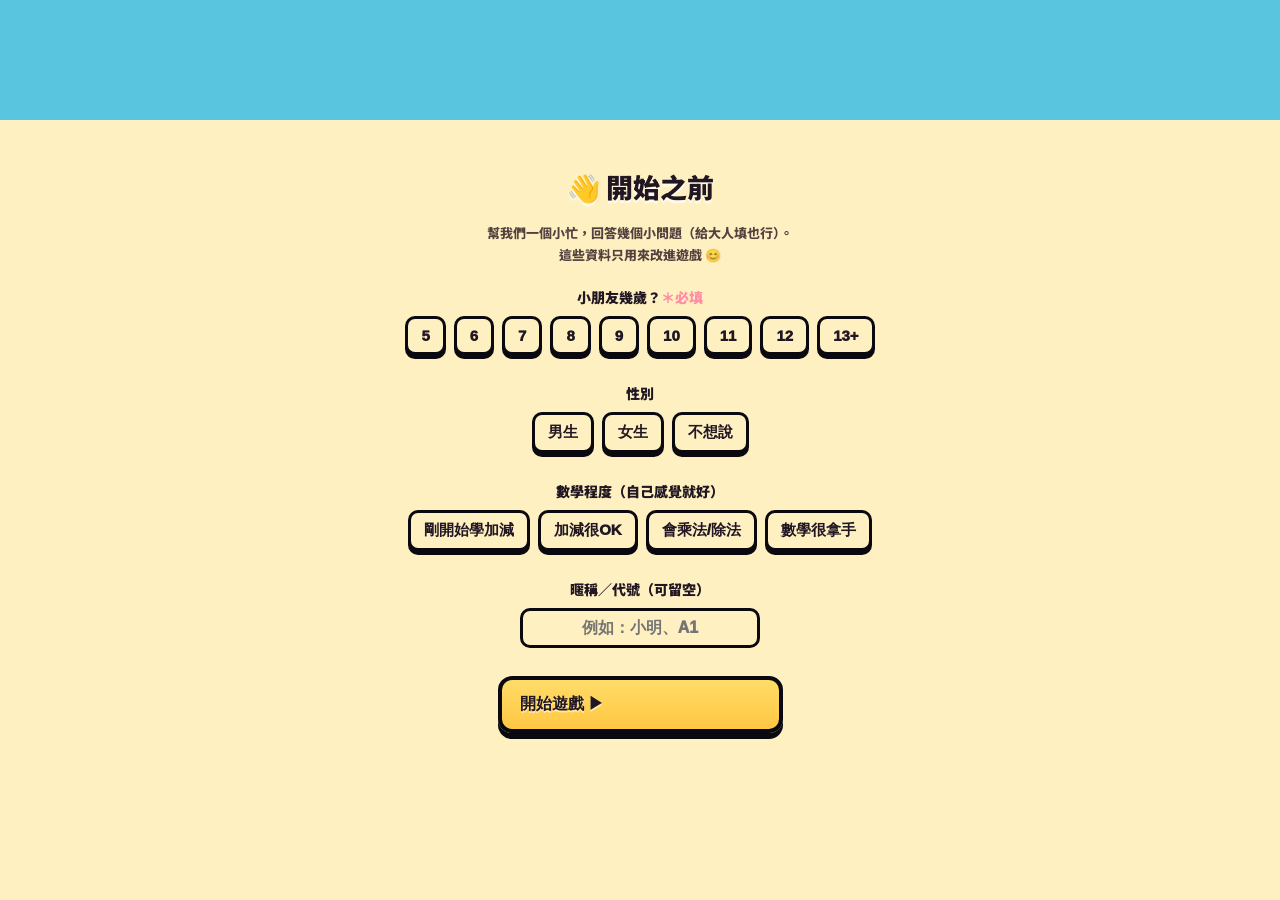
<file: src/index.html>
<!DOCTYPE html>
<html lang="zh-Hant">
<head>
<meta charset="UTF-8">
<meta name="viewport" content="width=device-width, initial-scale=1.0, maximum-scale=1.0, user-scalable=no">
<meta name="apple-mobile-web-app-capable" content="yes">
<meta name="apple-mobile-web-app-status-bar-style" content="black">
<meta name="apple-mobile-web-app-title" content="Math Hunter">
<meta http-equiv="Cache-Control" content="no-cache">
<title>Math Hunter</title>
<link rel="preconnect" href="https://fonts.googleapis.com">
<link rel="preconnect" href="https://fonts.gstatic.com" crossorigin>
<link rel="stylesheet" href="https://fonts.googleapis.com/css2?family=Baloo+2:wght@700;800&family=Noto+Sans+TC:wght@500;700;900&display=swap">
<link rel="stylesheet" href="game.css">
<link rel="stylesheet" href="ui-kit.generated.css">
</head>
<body>

<div id="app" class="battleShell" data-layout="balanced">
  <section class="battleHeader">
    <div id="topRow"><span id="stageName">–</span><span><button id="exitBtn" data-i18n="hud.exit">↩︎ 離開</button><button id="voiceBtn" class="hidden">🔊</button> <span id="foeProgress">–</span></span></div>
  </section>
  <section class="enemyPanel">
    <div id="enemyZone">
      <div id="countdown"><span id="cdLabel" data-i18n="hud.action">行動</span> <b id="cdVal">4</b></div>
      <div id="enemyArt"></div>
      <div id="enemyName">–</div>
      <div id="gimBadge"></div>
      <div class="barWrap"><div id="enemyHpFill" class="barFill"></div></div>
    </div>
  </section>
  <section class="mathHud">
    <div id="targetRow">
      <span class="tLabel" data-i18n="hud.target">目標</span><span id="targetVal">–</span>
      <span class="tLabel" data-i18n="hud.current">目前</span><span id="curSum">–</span>
      <span id="chainInfo">鏈 ×0</span>
    </div>
    <div id="playerRow"><span class="hpHeart" aria-hidden="true"></span><span class="hpLabel">HP</span><div class="barWrap"><div id="playerHpFill" class="barFill"></div></div><span id="playerHpText">100</span><span id="shieldIc" aria-hidden="true"></span></div>
  </section>
  <section class="boardPanel">
    <div id="boardWrap">
      <canvas id="board"></canvas>
      <div id="comboMeter" class="hidden"></div>
      <div id="dmgPop" class="hidden"></div>
    </div>
  </section>
  <section class="skillPanel">
    <div id="captainChip"></div>
    <div id="skillRow"></div>
  </section>
</div>

<div id="toast"></div>
<div id="flash"></div>
<div id="bossBanner">⚠️ 亂數魔王 ⚠️<small>數界的混亂之源現身了！</small></div>

<div id="surveyOverlay" class="overlay center">
  <h1 data-i18n="survey.title">👋 開始之前</h1>
  <p style="font-size:13px;opacity:.85" data-i18n="survey.intro">幫我們一個小忙，回答幾個小問題（給大人填也行）。<br>這些資料只用來改進遊戲 😊</p>
  <div class="svGroup">
    <div class="svQ" data-i18n="survey.age.q">小朋友幾歲？<span style="color:#ff8da3" data-i18n="survey.age.required">＊必填</span></div>
    <div class="svOpts" id="svAge"></div>
  </div>
  <div class="svGroup">
    <div class="svQ" data-i18n="survey.gender.q">性別</div>
    <div class="svOpts" id="svGender">
      <button class="svOpt" data-v="m">男生</button>
      <button class="svOpt" data-v="f">女生</button>
      <button class="svOpt" data-v="x">不想說</button>
    </div>
  </div>
  <div class="svGroup">
    <div class="svQ" data-i18n="survey.math.q">數學程度（自己感覺就好）</div>
    <div class="svOpts" id="svMath">
      <button class="svOpt" data-v="beginner">剛開始學加減</button>
      <button class="svOpt" data-v="ok">加減很OK</button>
      <button class="svOpt" data-v="advanced">會乘法/除法</button>
      <button class="svOpt" data-v="expert">數學很拿手</button>
    </div>
  </div>
  <div class="svGroup">
    <div class="svQ" data-i18n="survey.nick.q">暱稱／代號（可留空）</div>
    <input id="svNick" maxlength="12" placeholder="例如：小明、A1" data-i18n="survey.nick.placeholder" data-i18n-mode="placeholder" style="font-size:16px;padding:8px 12px;border-radius:10px;background:#16203a;color:#fff;border:1px solid #2a3550;text-align:center">
  </div>
  <button class="btn btnBig" id="surveyGo" style="margin-top:8px" data-i18n="survey.submit">開始遊戲 ▶</button>
</div>

<div id="startOverlay" class="overlay center hidden">
  <!-- 參考實作:全圖片式(零 CSS 畫),外觀來自 ui-kit.generated.css 的九宮格素材。
       要換質感 → 把 AI 完稿放 assets/ui/kit/art/<id>.<state>.png 再跑 make_kit.py,DOM 不用動。 -->
  <div class="ui-panel ui-panel-cream" style="max-width:340px;display:flex;flex-direction:column;gap:12px;">
    <h1 style="margin:0">🔢 數字獵人</h1>
    <p style="color:#6a4a1a;margin:0">數界 Numeria 被「亂數魔王」攪亂了，<br>可愛的<b>數靈</b>全都暗化成怪物！</p>
    <p style="margin:0">拖曳相鄰數字，加總等於目標數就能淨化牠們。<br><b>數字越多顆，傷害倍率越高！</b></p>
    <button class="ui-btn ui-button-jr" id="startJrBtn">🐣 <span>小小獵人<small>5–6 歲・小盤面・只有加法・不會輸・有語音</small></span></button>
    <button class="ui-btn ui-button-primary" id="startStdBtn">⚔️ <span>數字獵人<small>7 歲以上・完整冒險・減法珠與技能</small></span></button>
  </div>
</div>

<div id="selectOverlay" class="overlay hidden">
  <h1 id="mapTitle">🗺️ 數界地圖</h1>
  <div id="mapZones"></div>
  <p style="font-size:11px;opacity:.5" id="starHint"></p>
  <div id="mapActions">
    <button class="btnGhost" id="towerBtn">🗼 無限塔</button>
    <button class="btnGhost" id="gachaBtn">🥚 孵化所</button>
    <button class="btnGhost" id="teamBtn">👥 我的數靈</button>
    <button class="btnGhost" id="settingsBtn">⚙️ 設定</button>
  </div>
</div>

<div id="towerResultOverlay" class="overlay center hidden">
  <h1>🗼 無限塔結算</h1>
  <p style="font-size:15px">爬到第 <b style="color:#ffd84d" id="towerFloors">0</b> 層</p>
  <p style="font-size:14px">Best single hit <b style="color:#ff9d2e" id="towerPeak">0</b></p>
  <p class="towerBonusRow"><span id="towerBonusMsg" style="font-size:13px"></span><button id="towerBonusTip" class="tipBtn" type="button" aria-label="How bonus eggs work">?</button></p>
  <p style="font-size:15px">本次共獲得 🥚 <b style="color:#ffd84d" id="towerDraws">0</b> 次抽蛋機會！</p>
  <button class="btn" id="towerAgainBtn">再挑戰 🗼</button>
  <button class="btn" id="towerGachaBtn" style="background:linear-gradient(135deg,#ffcf4d,#ff9d2e)">🥚 去孵化所</button>
  <button class="btnGhost" id="towerBackBtn">回地圖</button>
</div>

<div id="settingsOverlay" class="overlay center hidden">
  <h1 data-i18n="settings.title">⚙️ 設定</h1>
  <button class="btnGhost" id="modeBtn">🔁 切換模式</button>
  <button class="btnGhost" id="unlockBtn">🔓 全解鎖</button>
  <button class="btnGhost" id="exportBtn" data-i18n="settings.export">📤 匯出數據</button>
  <button class="btnGhost" id="newTesterBtn" data-i18n="settings.new_tester">🧒 換一位小朋友（重填問卷）</button>
  <button class="btnGhost" id="clearBtn" style="opacity:.7" data-i18n="settings.clear">🗑️ 刪除數據</button>
  <div style="display:flex;gap:8px;margin-top:4px">
    <button class="btnGhost" id="langZhBtn" onclick="setLang('zh')" style="flex:1">繁體中文</button>
    <button class="btnGhost" id="langEnBtn" onclick="setLang('en')" style="flex:1">English</button>
  </div>
  <button class="btn" id="settingsBack" data-i18n="settings.back">返回</button>
</div>

<div id="teamOverlay" class="overlay hidden">
  <h1>MONSTER TEAM</h1>
  <p style="font-size:12px;opacity:.7" data-i18n="team.desc">點未出戰的可上場；點出戰中的可設為👑隊長；點👑隊長則卸下。最多 2 隻。</p>
  <div id="teamCaptain" style="font-size:13px;margin:2px 0 6px;min-height:18px"></div>
  <div id="teamSlots">
    <button class="teamSlot captain" id="teamCaptainSlot" type="button"><span>CAPTAIN SLOT</span></button>
    <button class="teamSlot member" id="teamMemberSlot" type="button"><span>MEMBER SLOT</span></button>
  </div>
  <div id="teamGrid"></div>
  <p style="font-size:11px;opacity:.6">
    <span style="color:#ff9b3d">●奇數系</span>　<span style="color:#5b8def">●偶數系</span>
    <span style="color:#b07ce8">●質數系</span>　<span style="color:#57b85e">●倍數系</span>
  </p>
  <div id="teamNav">
    <button class="btnGhost" id="teamQuestTab">QUEST</button>
    <button class="btnGhost" id="teamMonsterTab">MONSTER</button>
    <button class="btnGhost" id="teamSummonTab">SUMMON</button>
    <button class="btnGhost" id="teamEventsTab">EVENTS</button>
  </div>
  <button class="btnGhost" id="teamBack">回地圖</button>
</div>

<div id="monsterDetailOverlay" class="overlay hidden">
  <h1 id="monsterDetailTitle">MONSTER DETAILS</h1>
  <div id="monsterDetailArt" aria-hidden="true"></div>
  <div id="monsterDetailNameBadge"><span id="monsterDetailName">MONSTER</span></div>
  <section id="monsterDetailInfo" aria-label="Monster details">
    <div class="monsterDetailPanelSlice monsterDetailPanelSliceTop" aria-hidden="true"></div>
    <div class="monsterDetailPanelSlice monsterDetailPanelSliceBottom" aria-hidden="true"></div>
    <div class="monsterDetailPanelSlice monsterDetailPanelSliceMiddle" aria-hidden="true"></div>
    <div id="monsterDetailAtkPanel" class="monsterDetailPanel">
      <span class="monsterDetailAtkIcon" aria-hidden="true"></span>
      <span class="monsterDetailAtkLabel">ATK</span>
      <span id="monsterDetailAtk">+0</span>
    </div>
    <div id="monsterDetailLeaderPanel" class="monsterDetailPanel">
      <span class="monsterDetailSkillIcon monsterDetailLeaderIcon" aria-hidden="true"></span>
      <div class="monsterDetailSkillText">
        <span class="monsterDetailSkillLabel">LEADER SKILL</span>
        <span id="monsterDetailLeaderName" class="monsterDetailSkillName"></span>
        <span id="monsterDetailLeaderDesc" class="monsterDetailSkillDesc"></span>
      </div>
    </div>
    <div id="monsterDetailActivePanel" class="monsterDetailPanel">
      <span class="monsterDetailSkillIcon monsterDetailActiveIcon" aria-hidden="true"></span>
      <div class="monsterDetailSkillText">
        <span class="monsterDetailSkillLabel">ACTIVE SKILL</span>
        <span id="monsterDetailActiveName" class="monsterDetailSkillName"></span>
        <span id="monsterDetailActiveDesc" class="monsterDetailSkillDesc"></span>
        <span id="monsterDetailCooldown" class="monsterDetailCooldown"></span>
      </div>
    </div>
  </section>
  <button id="monsterDetailBack" type="button" aria-label="Back to monster list"></button>
</div>

<div id="splitOverlay" class="overlay center hidden">
  <h1>✂️ 怎麼拆？</h1>
  <p id="splitDesc"></p>
  <div id="splitChoices"></div>
  <button class="btnGhost" id="splitCancel">取消</button>
</div>

<div id="resultOverlay" class="overlay center hidden">
  <div id="resultHeader">
    <div id="resultStageBadge">STAGE 12</div>
    <div id="resultTitleRow" aria-hidden="true">
      <span class="resultTitleStar resultTitleStarLeft"></span>
      <h1 id="resultTitle">CLEAR</h1>
      <span class="resultTitleStar resultTitleStarRight"></span>
    </div>
  </div>
  <div id="resultHero" aria-hidden="true"></div>
  <div id="resultStars" aria-hidden="true"></div>
  <p id="resultStats"></p>
  <p id="drawReward" class="hidden"></p>
  <button class="btn hidden" id="gachaGoBtn">HATCH</button>
  <div id="resultActions">
    <button class="btn" id="nextBtn">NEXT</button>
    <button class="btnGhost" id="resultBackBtn">BACK</button>
  </div>
  <button class="btnGhost hidden" id="replayBtn">重玩這關</button>
</div>

<div id="gachaOverlay" class="overlay center hidden">
  <div id="gachaInner">
    <h1>Summon</h1>
    <p id="gachaCount"></p>
    <div id="gachaArt"></div>
    <p id="gachaMsg"></p>
    <button class="btn" id="gachaDrawBtn">孵化一次</button>
    <button class="btnGhost" id="gachaBack" style="display:none"></button>
    <nav id="gachaNav">
      <button class="gNavBtn" id="gNavQuest" onclick="document.getElementById('gachaBack').click()">Quests</button>
      <button class="gNavBtn" id="gNavMonster" onclick="(function(){['gachaOverlay','teamOverlay','eventsOverlay','selectOverlay'].forEach(function(id){var e=document.getElementById(id);if(e)e.classList.add('hidden');});document.getElementById('teamBtn').click();})()">Monster</button>
      <button class="gNavBtn gNavActive" id="gNavSummon">Summon</button>
      <button class="gNavBtn" id="gNavEvents" onclick="(function(){document.getElementById('gachaBack').click();var so=document.getElementById('selectOverlay');var eo=document.getElementById('eventsOverlay');if(so)so.classList.add('hidden');if(eo)eo.classList.remove('hidden');})()">Events</button>
    </nav>
  </div>
</div>

<div id="failOverlay" class="overlay center hidden">
  <div id="failTitleRow" aria-hidden="true">
    <span class="failTitleWing failTitleWingLeft"></span>
    <h1>TRY AGAIN</h1>
    <span class="failTitleWing failTitleWingRight"></span>
  </div>
  <div id="failHeroArt" aria-hidden="true"></div>
  <div id="failStatusBanner"><span>BATTLE FAILED</span></div>
  <p id="failStats"><strong>ALMOST THERE!</strong><span>TRY A LONGER CHAIN</span></p>
  <div id="failActions">
    <button class="btn" id="retryBtn">RETRY</button>
    <button class="btnGhost" id="backBtn">BACK</button>
  </div>
</div>

<div id="teachOverlay" class="overlay center hidden">
  <div id="teachDialog" class="instructionDialog" role="dialog" aria-modal="true" aria-labelledby="teachTitle">
    <div id="teachHeroIcon" class="instructionHeroIcon" aria-hidden="true"></div>
    <div class="instructionPanel" aria-hidden="true"></div>
    <h1 id="teachTitle" class="instructionTitle"></h1>
    <div id="teachArt" class="instructionIconRow" aria-hidden="true"></div>
    <div id="teachBadge" class="instructionCondition"></div>
    <p id="teachBody" class="instructionBody"></p>
    <button class="instructionOk" id="teachOk" type="button">OK</button>
    <button class="btnGhost hidden" id="teachReplay" type="button">🔊 再聽一次</button>
  </div>
</div>

<div id="captainPickOverlay" class="overlay center hidden">
  <h1>👑 這關誰當隊長？</h1>
  <p style="font-size:12px;opacity:.7">隊長技整場常駐，選一隻最適合這關打法的！</p>
  <div id="captainPickGrid" style="display:flex;gap:14px;justify-content:center;flex-wrap:wrap;margin:8px 0"></div>
  <button class="btnGhost" id="captainPickCancel">回地圖</button>
</div>

<!-- ============ Events 頁（無限塔大廳）============ -->
<div id="eventsOverlay" class="overlay hidden">
  <div id="eventsInner">
    <!-- 隱藏返回按鈕：供 mainNav 程式呼叫使用 -->
    <button id="eventsBack" style="display:none"
      onclick="document.getElementById('eventsOverlay').classList.add('hidden');document.getElementById('selectOverlay').classList.remove('hidden')"></button>
    <!-- 塔橫幅 -->
    <div id="eventsTitleBanner"></div>
    <!-- 塔主視覺 -->
    <div id="eventsTowerArt"></div>
    <!-- 統計面板（三欄各用一張 events_reward_count_badge.png）-->
    <div id="eventsPanel">
      <div class="eventsStatCard">
        <div class="eventsStatLabel">HIGHEST<br>FLOOR</div>
        <div class="eventsStatVal" id="eventsHighFloor">0</div>
      </div>
      <div class="eventsStatCard">
        <div class="eventsStatLabel">EGGS<br>EARNED</div>
        <div id="eventsEggIcon"></div>
        <div class="eventsEggCount">×<span id="eventsEggsEarned">0</span></div>
      </div>
      <div class="eventsStatCard">
        <div class="eventsStatLabel">BEST<br>CHAIN</div>
        <div class="eventsStatVal eventsStatChain" id="eventsBestChain">0</div>
      </div>
    </div>
    <!-- 開始按鈕 -->
    <button id="eventsStartBtn"
      onclick="document.getElementById('eventsOverlay').classList.add('hidden');document.getElementById('towerBtn').click()"></button>
  </div>
</div>

<!-- ============ 純邏輯（盤面大小由 values.length 決定；0 = 減法珠）============ -->
<script src="i18n.js"></script>
<script id="logic" src="game.logic.js"></script>

<!-- ============ 數靈圖鑑（SVG）============ -->
<script id="art" src="game.art.js"></script>

<!-- ============ 遊戲本體 ============ -->
<script src="game.main.js"></script>

<!-- ============ 共用底部 Navbar（Quest / Monster / Summon / Events 共用）============ -->
<nav id="mainNav">
  <button class="mNavBtn" id="mNavQuests"
    onclick="(function(){var g=function(id){var e=document.getElementById(id);if(e)e.click();};var d=document.getElementById('monsterDetailOverlay');if(d)d.classList.add('hidden');g('eventsBack');g('gachaBack');g('teamBack');g('backBtn');})()">Quests</button>
  <button class="mNavBtn" id="mNavMonster"
    onclick="(function(){var d=document.getElementById('monsterDetailOverlay');if(d)d.classList.add('hidden');['gachaOverlay','teamOverlay','eventsOverlay','selectOverlay'].forEach(function(id){var e=document.getElementById(id);if(e)e.classList.add('hidden');});document.getElementById('teamBtn').click();})()">Monster</button>
  <button class="mNavBtn" id="mNavSummon"
    onclick="(function(){var d=document.getElementById('monsterDetailOverlay');if(d)d.classList.add('hidden');['gachaOverlay','teamOverlay','eventsOverlay','selectOverlay'].forEach(function(id){var e=document.getElementById(id);if(e)e.classList.add('hidden');});document.getElementById('gachaBtn').click();})()">Summon</button>
  <button class="mNavBtn" id="mNavEvents"
    onclick="(function(){var g=function(id){var e=document.getElementById(id);if(e)e.click();};var d=document.getElementById('monsterDetailOverlay');if(d)d.classList.add('hidden');g('gachaBack');g('teamBack');g('backBtn');var eo=document.getElementById('eventsOverlay');var so=document.getElementById('selectOverlay');if(eo&&so){eo.classList.remove('hidden');so.classList.add('hidden');}})()">Events</button>
</nav>
</body>
</html>
</file>
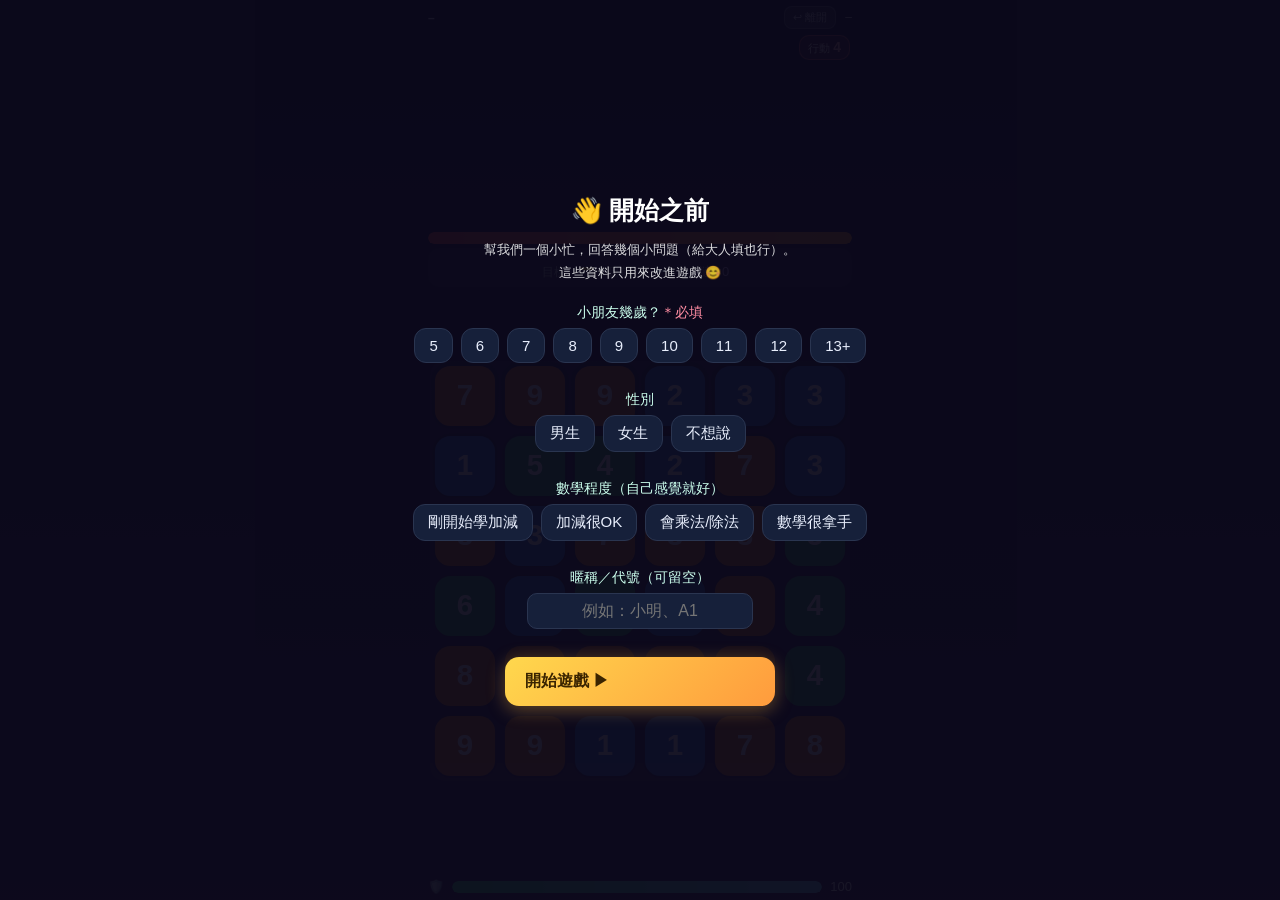
<file: math-chain-v10.html>
<!DOCTYPE html>
<html lang="zh-Hant">
<head>
<meta charset="UTF-8">
<meta name="viewport" content="width=device-width, initial-scale=1.0, maximum-scale=1.0, user-scalable=no, viewport-fit=cover">
<meta name="apple-mobile-web-app-capable" content="yes">
<title>數字獵人 v10</title>
<style>
  /* === 視覺 token（Codex 可在此調整外觀，不影響玩法邏輯）=== */
  :root {
    --combo-c1:#ffec99;   /* 無連擊 / 基本傷害 */
    --combo-c2:#9fd0ff;   /* combo 2-3 */
    --combo-c3:#ff9bf2;   /* combo 4-5 */
    --combo-c4:#ffd84d;   /* combo 6+  */
    --combo-size-base:24px; --combo-size-3:30px; --combo-size-4:38px;
  }
  * { margin:0; padding:0; box-sizing:border-box; -webkit-tap-highlight-color:transparent; }
  html, body { height:100%; overscroll-behavior:none; overflow:hidden; }
  body {
    background: linear-gradient(180deg,#1a1f3c 0%,#2b1f4d 60%,#3c2456 100%);
    color:#fff; font-family:-apple-system,"PingFang TC","Noto Sans TC",sans-serif;
    display:flex; flex-direction:column; align-items:center;
    user-select:none; -webkit-user-select:none; touch-action:none;
    min-height:100dvh;
  }
  body.jr { background: linear-gradient(180deg,#1d4e89 0%,#2a6f97 55%,#3c8dad 100%); }
  #app { width:min(100vw,440px); height:100dvh; max-height:100dvh; overflow:hidden;
    padding:6px 8px calc(6px + env(safe-area-inset-bottom)); display:flex; flex-direction:column; gap:4px; }
  #boardWrap { flex:1 1 auto; min-height:0; display:flex; align-items:center; justify-content:center; position:relative; }

  #topRow { display:flex; justify-content:space-between; align-items:center; font-size:12px; opacity:.85; }
  #stageName { font-weight:700; }
  #voiceBtn { background:none; border:none; color:#fff; font-size:16px; cursor:pointer; }
  #exitBtn { background:rgba(255,255,255,.12); border:1px solid rgba(255,255,255,.3); border-radius:8px;
    color:#fff; font-size:11px; padding:3px 8px; cursor:pointer; margin-right:6px; }

  #enemyZone { text-align:center; position:relative; }
  #app { position:relative; }
  #dmgPop { position:absolute; left:50%; top:40%; transform:translate(-50%,-50%); z-index:6;
    font-size:44px; font-weight:900; color:#ffec99; text-shadow:0 2px 0 #b8531f,0 0 14px rgba(255,180,60,.7);
    pointer-events:none; transition:transform .08s; -webkit-text-stroke:1px #7a3410; }
  #dmgPop.big { transform:translate(-50%,-50%) scale(1.42); }
  /* 傷害數字依連擊層級變色（data-tier 由邏輯設定，顏色由此處決定）*/
  #dmgPop[data-tier="2"] { color:var(--combo-c2); }
  #dmgPop[data-tier="3"] { color:var(--combo-c3); }
  #dmgPop[data-tier="4"] { color:var(--combo-c4); }
  #comboMeter { position:absolute; left:50%; top:4%; transform:translateX(-50%) scale(1); z-index:7;
    font-weight:900; font-size:var(--combo-size-base); color:var(--combo-c2);
    text-shadow:0 2px 8px rgba(0,0,0,.65); pointer-events:none;
    white-space:nowrap; transition:transform .12s ease-out; -webkit-text-stroke:1px rgba(0,0,0,.35); }
  #comboMeter[data-tier="3"] { color:var(--combo-c3); font-size:var(--combo-size-3); }
  #comboMeter[data-tier="4"] { color:var(--combo-c4); font-size:var(--combo-size-4); }
  #comboMeter.punch { transform:translateX(-50%) scale(1.45); }
  .pngChar { display:block; width:100%; height:100%; position:relative; }
  .pngChar img { width:100%; height:100%; object-fit:contain; display:block; -webkit-user-drag:none; user-select:none; }
  .spriteChar { display:block; width:100%; height:100%; position:relative; }
  .spriteChar img { width:100%; height:100%; object-fit:contain; display:block; user-select:none; -webkit-user-drag:none; transform-origin:50% 72%; }
  .spriteChar .crown { position:absolute; top:-8%; left:50%; transform:translateX(-50%); font-size:42%; line-height:1; }
  .motion-idle img { animation:spriteIdle 2.1s ease-in-out infinite; }
  .motion-think img { animation:spriteThink 1.6s ease-in-out infinite; }
  .motion-happy img { animation:spriteHappy .75s cubic-bezier(.2,1.5,.24,1); }
  .motion-attack img { animation:spriteAttack .62s cubic-bezier(.18,1.45,.2,1); }
  .motion-hurt img { animation:spriteHurt .52s ease-in-out; }
  .motion-miss img { animation:spriteMiss .7s ease-in-out; }
  .motion-surprise img { animation:spriteSurprise .85s cubic-bezier(.2,1.6,.2,1); }
  .motion-enraged img { animation:spriteEnraged .42s ease-in-out infinite; filter:drop-shadow(0 0 16px rgba(255,36,76,.35)); }
  @keyframes spriteIdle { 0%,100%{transform:translateY(0) scale(1)} 50%{transform:translateY(-6px) scale(1.01,.99)} }
  @keyframes spriteThink { 0%,100%{transform:translateX(-3px) rotate(-1deg)} 50%{transform:translateX(4px) rotate(1deg)} }
  @keyframes spriteHappy { 0%,100%{transform:translateY(0) scale(1)} 42%{transform:translateY(-18px) scale(1.05,.95)} 72%{transform:translateY(2px) scale(.98,1.02)} }
  @keyframes spriteAttack { 0%,100%{transform:translateX(0) scale(1)} 38%{transform:translateX(34px) scale(1.06,.96) rotate(1deg)} 54%{transform:translateX(22px) scale(.98,1.02)} }
  @keyframes spriteHurt { 0%,100%{transform:translateX(0) scale(1)} 30%{transform:translateX(-10px) scale(1.08,.84)} 62%{transform:translateX(7px) scale(.96,1.04)} }
  @keyframes spriteMiss { 0%,100%{transform:translateX(0) rotate(0)} 25%{transform:translateX(-10px) rotate(-3deg)} 70%{transform:translateX(10px) rotate(3deg)} }
  @keyframes spriteSurprise { 0%{transform:scale(.6);opacity:.2} 45%{transform:scale(1.1,.9);opacity:1} 72%,100%{transform:scale(1)} }
  @keyframes spriteEnraged { 0%,100%{transform:translateX(-2px) scale(1.02)} 50%{transform:translateX(2px) scale(1.06,.96)} }
  .pngChar .crown { position:absolute; top:-8%; left:50%; transform:translateX(-50%); font-size:42%; line-height:1; }
  #enemyArt { width:clamp(110px,21vh,185px); height:clamp(110px,21vh,185px); margin:-4px auto -2px; animation:idle 2.2s ease-in-out infinite; transition:transform .1s; }
  #enemyArt.corrupted { filter:saturate(.5) brightness(.72) drop-shadow(0 0 9px rgba(160,64,255,.85)); }
  #enemyArt.hit { transform:scale(.85) rotate(-8deg); filter:brightness(2); }
  @keyframes idle { 0%,100%{transform:translateY(0)} 50%{transform:translateY(-5px)} }
  #enemyArt.boss { width:clamp(150px,30vh,250px); height:clamp(150px,30vh,250px); filter:drop-shadow(0 0 14px rgba(255,77,77,.65)); }
  #enemyArt.boss.enraged { animation:idle 1.1s ease-in-out infinite, bossPulse .7s linear infinite; }
  @keyframes bossPulse { 0%,100%{filter:drop-shadow(0 0 10px rgba(255,77,77,.5))} 50%{filter:drop-shadow(0 0 22px rgba(255,40,40,.95))} }
  #enemyZone.enraged { background:radial-gradient(ellipse at center, rgba(255,40,40,.14), transparent 70%); border-radius:16px; }
  #flash { position:fixed; inset:0; background:#fff; opacity:0; pointer-events:none; z-index:25; transition:opacity .09s; }
  #bossBanner { position:fixed; top:34%; left:0; right:0; z-index:26; text-align:center;
    background:rgba(120,10,20,.85); padding:18px 0; font-size:24px; font-weight:800; letter-spacing:4px;
    transform:scaleY(0); transition:transform .25s; pointer-events:none; }
  #bossBanner.on { transform:scaleY(1); }
  #bossBanner small { display:block; font-size:12px; letter-spacing:2px; opacity:.8; margin-top:4px; }
  #enemyName { display:none; }   /* 關卡中不顯示敵人名字，把空間讓給放大的角色 */
  #gimBadge { font-size:12px; margin-top:2px; min-height:15px; color:#ffd0a0; }
  #captainChip { font-size:11px; min-height:14px; opacity:.9; margin:1px 0 2px; }
  .barWrap { background:rgba(0,0,0,.45); border-radius:8px; height:12px; overflow:hidden; margin-top:3px; }
  .barFill { height:100%; border-radius:8px; transition:width .25s; }
  #enemyHpFill { background:linear-gradient(90deg,#ff5a5a,#ff9b3d); width:100%; }
  #playerHpFill { background:linear-gradient(90deg,#3ddc84,#7be3ff); width:100%; }
  #countdown { position:absolute; right:2px; top:2px; background:rgba(255,80,80,.22); border:1px solid rgba(255,120,120,.6);
    border-radius:10px; padding:3px 8px; font-size:11px; }
  #countdown b { font-size:14px; color:#ffb0b0; }
  body.jr #countdown { background:rgba(255,200,80,.22); border-color:rgba(255,220,120,.6); }
  body.jr #countdown b { color:#ffe9a8; }

  #targetRow { display:flex; justify-content:center; align-items:baseline; gap:13px;
    background:rgba(255,255,255,.07); border-radius:12px; padding:4px 10px; }
  .tLabel { font-size:12px; opacity:.7; }
  #targetVal { font-size:27px; font-weight:800; color:#ffd84d; }
  body.jr #targetVal { font-size:34px; }
  #curSum { font-size:21px; font-weight:700; color:#9ecbff; min-width:32px; text-align:center; }
  body.jr #curSum { font-size:27px; }
  #curSum.over { color:#ff7a7a; }
  #curSum.exact { color:#5dff9d; }
  #curSum.short { color:#ffb35e; }
  #chainInfo { font-size:13px; color:#d8b4ff; min-width:48px; text-align:center; }

  #board { display:block; border-radius:14px; touch-action:none; margin:0 auto; }
  #board.targeting { outline:3px solid rgba(255,216,77,.8); outline-offset:-3px; }

  #skillRow { display:flex; gap:8px; justify-content:center; }
  .skillBtn { position:relative; flex:1; max-width:150px; background:rgba(255,255,255,.1); border:1px solid rgba(255,255,255,.3);
    border-radius:12px; color:#fff; padding:5px 4px; font-size:11px; cursor:pointer; text-align:center;
    display:flex; align-items:center; gap:6px; justify-content:center; }
  .skillBtn .mini { width:30px; height:30px; flex:none; }
  .skillBtn .lbl b { display:block; font-size:12px; }
  .skillBtn.armed { background:rgba(255,216,77,.25); border-color:#ffd84d; }
  .skillBtn.cooling { opacity:.45; }
  .skillBtn .cd { position:absolute; right:6px; top:3px; font-size:13px; font-weight:800; color:#ffb0b0; }

  #playerRow { display:flex; align-items:center; gap:8px; font-size:13px; }
  #playerRow .barWrap { flex:1; margin-top:0; }
  #shieldIc { display:none; }
  #shieldIc.on { display:inline; }
  body.jr #playerRow { display:none; }

  .overlay { position:fixed; inset:0; background:rgba(10,8,25,.94); display:flex; flex-direction:column;
    justify-content:flex-start; align-items:center; gap:12px; z-index:10; text-align:center; padding:26px 18px; overflow-y:auto; }
  .overlay.center { justify-content:center; }
  .overlay h1 { font-size:25px; }
  .overlay p { font-size:14px; line-height:1.7; opacity:.92; max-width:340px; }
  .btn { background:linear-gradient(135deg,#ffd84d,#ff9b3d); color:#3a2400; font-weight:800; font-size:17px;
    border:none; border-radius:14px; padding:12px 36px; cursor:pointer; box-shadow:0 4px 18px rgba(255,180,60,.35); }
  .btn:active { transform:scale(.96); }
  .btnBig { display:flex; align-items:center; gap:12px; width:270px; text-align:left; font-size:16px; padding:14px 20px; }
  .btnBig small { display:block; font-weight:400; font-size:12px; opacity:.75; }
  .btnJr { background:linear-gradient(135deg,#7be3ff,#3ddc84); }
  .btnGhost { background:rgba(255,255,255,.12); color:#fff; font-size:14px; border:1px solid rgba(255,255,255,.3);
    border-radius:12px; padding:10px 22px; cursor:pointer; }
  .hidden { display:none !important; }

  #mapZones { width:100%; max-width:360px; display:flex; flex-direction:column; gap:10px; }
  .zone { border-radius:16px; padding:8px 12px; text-align:left; }
  .zoneHead { width:100%; background:none; border:none; color:#fff; font-size:15px; font-weight:700;
    display:flex; align-items:center; justify-content:space-between; cursor:pointer; padding:4px 0; }
  .zoneHead .zStars { font-size:12px; font-weight:400; color:#ffd84d; opacity:.9; }
  .zone .stageRow { display:flex; gap:10px; margin-top:8px; }
  #mapActions { position:sticky; bottom:-26px; width:100%; max-width:360px; display:flex; gap:8px;
    flex-wrap:wrap; justify-content:center; padding:10px 0 4px; margin-top:4px;
    background:linear-gradient(to top, rgba(10,8,25,.98) 70%, rgba(10,8,25,0)); }
  .stageBtn { flex:1; background:rgba(0,0,0,.3); border:1px solid rgba(255,255,255,.3); border-radius:12px;
    color:#fff; padding:9px 6px; font-size:13px; cursor:pointer; }
  .stageBtn .stars { display:block; font-size:12px; margin-top:2px; letter-spacing:2px; }
  .stageBtn.locked { opacity:.35; }
  .z0 { background:linear-gradient(135deg,#2e7d4f88,#79c06955); }
  .z1 { background:linear-gradient(135deg,#1b5e2088,#388e3c55); }
  .z2 { background:linear-gradient(135deg,#37474f88,#546e7a55); }
  .z3 { background:linear-gradient(135deg,#8e242488,#e2575755); }
  .z4 { background:linear-gradient(135deg,#b06a0088,#ffae3d55); }
  .z5 { background:linear-gradient(135deg,#0a6e8c88,#3fd0ff55); }
  .svGroup { margin:8px 0; }
  .svQ { font-size:14px; color:#cfe; margin-bottom:6px; }
  .svOpts { display:flex; gap:8px; flex-wrap:wrap; justify-content:center; }
  .svOpt { font-size:15px; padding:8px 14px; border-radius:12px; border:1px solid #2a3550; background:#16203a; color:#e8eefc; cursor:pointer; }
  .svOpt.sel { background:#3a6df0; border-color:#7aa2ff; font-weight:700; }
  .zj { background:linear-gradient(135deg,#1d6fa888,#7be3ff55); }

  #teamGrid { display:flex; flex-direction:column; gap:12px; width:100%; max-width:380px; }
  .spiritGrid { display:grid; grid-template-columns:1fr 1fr; gap:10px; width:100%; }
  .sCard { position:relative; background:rgba(255,255,255,.07); border:2px solid rgba(255,255,255,.18);
    border-radius:16px; padding:8px 8px 10px; text-align:center; cursor:pointer; }
  .sCard.equipped { border-color:#ffd84d; background:rgba(255,216,77,.12); }
  .sCard .art { width:88px; height:88px; margin:0 auto; }
  .sCard .nm { font-size:15px; font-weight:700; margin-top:1px; }
  .sCard .sk { font-size:11px; text-align:left; margin-top:5px; line-height:1.4; }
  .sCard .tag { position:absolute; top:6px; right:7px; font-size:10px; padding:2px 7px; border-radius:8px; }
  .sCard .tag.cap { background:#ffd84d; color:#3a2400; font-weight:700; }
  .sCard .tag.on { background:#3a6df0; color:#fff; }
  .lockSec { width:100%; text-align:center; margin-top:4px; }
  .lockHead { font-size:13px; color:#ffd84d; margin-bottom:9px; }
  .lockRow { display:flex; flex-wrap:wrap; gap:10px; justify-content:center; }
  .lockChip { width:56px; position:relative; }
  .lockChip .sil { width:52px; height:52px; margin:0 auto; filter:brightness(0) opacity(.42); }
  .lockChip .qn { position:absolute; inset:0 0 14px 0; display:flex; align-items:center; justify-content:center; font-size:24px; font-weight:800; color:#aab; }
  .lockChip .dot { display:block; width:8px; height:8px; border-radius:50%; margin:2px auto 0; }
  .pCard { background:rgba(255,255,255,.08); border:2px solid rgba(255,255,255,.2); border-radius:14px;
    padding:6px 2px 5px; cursor:pointer; position:relative; }
  .pCard .art { width:54px; height:54px; margin:0 auto; }
  .pCard .nm { font-size:11px; margin-top:2px; }
  .pCard .lv { font-size:10px; opacity:.7; }
  .pCard.equipped { border-color:#ffd84d; background:rgba(255,216,77,.15); }
  .pCard.unowned { opacity:.4; }
  .pCard .attrDot { position:absolute; left:6px; top:6px; width:10px; height:10px; border-radius:50%; }
  .attr-odd { background:#ff9b3d; } .attr-even { background:#5b8def; }
  .attr-prime { background:#b07ce8; } .attr-multi { background:#57b85e; }

  #eggBox { cursor:pointer; }
  #eggBox .art { width:90px; height:90px; margin:0 auto; animation:wobble 1s ease-in-out infinite; }
  @keyframes wobble { 0%,100%{transform:rotate(-5deg)} 50%{transform:rotate(5deg)} }
  #hatchReveal .art { width:110px; height:110px; margin:0 auto; animation:pop .4s ease-out; }
  @keyframes pop { 0%{transform:scale(.2)} 70%{transform:scale(1.15)} 100%{transform:scale(1)} }
  #gachaArt .art { width:120px; height:120px; margin:0 auto; }
  #gachaArt .wob { animation:wobble 1s ease-in-out infinite; }
  #gachaArt .pop { animation:pop .45s ease-out; }
  .btn.disabled { opacity:.45; filter:grayscale(.6); }

  #splitChoices { display:flex; flex-wrap:wrap; gap:10px; justify-content:center; max-width:300px; }
  .splitBtn { background:rgba(122,77,217,.35); border:1px solid #a07ce8; border-radius:12px; color:#fff;
    font-size:18px; font-weight:700; padding:12px 18px; cursor:pointer; }

  #resultStars { font-size:36px; letter-spacing:6px; }

  #toast { position:fixed; top:15%; left:50%; transform:translateX(-50%); background:rgba(0,0,0,.78);
    border-radius:12px; padding:8px 18px; font-size:14px; z-index:30; opacity:0; transition:opacity .25s; pointer-events:none; max-width:88vw; text-align:center; line-height:1.5; }

  .shake { animation:shake .35s; }
  @keyframes shake { 0%,100%{transform:translateX(0)} 20%{transform:translateX(-7px)} 40%{transform:translateX(7px)} 60%{transform:translateX(-5px)} 80%{transform:translateX(5px)} }
</style>
</head>
<body>

<div id="app">
  <div id="topRow"><span id="stageName">–</span><span><button id="exitBtn">↩︎ 離開</button><button id="voiceBtn" class="hidden">🔊</button> <span id="foeProgress">–</span></span></div>
  <div id="enemyZone">
    <div id="countdown"><span id="cdLabel">行動</span> <b id="cdVal">4</b></div>
    <div id="enemyArt"></div>
    <div id="enemyName">–</div>
    <div id="gimBadge"></div>
    <div class="barWrap"><div id="enemyHpFill" class="barFill"></div></div>
  </div>
  <div id="targetRow">
    <span class="tLabel">目標</span><span id="targetVal">–</span>
    <span class="tLabel">目前</span><span id="curSum">–</span>
    <span id="chainInfo">鏈 ×0</span>
  </div>
  <div id="boardWrap">
    <canvas id="board"></canvas>
    <div id="comboMeter" class="hidden"></div>
    <div id="dmgPop" class="hidden"></div>
  </div>
  <div id="captainChip"></div>
  <div id="skillRow"></div>
  <div id="playerRow">🛡️ <div class="barWrap"><div id="playerHpFill" class="barFill"></div></div><span id="playerHpText">100</span><span id="shieldIc">✨🛡️</span></div>
</div>

<div id="toast"></div>
<div id="flash"></div>
<div id="bossBanner">⚠️ 亂數魔王 ⚠️<small>數界的混亂之源現身了！</small></div>

<div id="surveyOverlay" class="overlay center">
  <h1>👋 開始之前</h1>
  <p style="font-size:13px;opacity:.85">幫我們一個小忙，回答幾個小問題（給大人填也行）。<br>這些資料只用來改進遊戲 😊</p>
  <div class="svGroup">
    <div class="svQ">小朋友幾歲？<span style="color:#ff8da3">＊必填</span></div>
    <div class="svOpts" id="svAge"></div>
  </div>
  <div class="svGroup">
    <div class="svQ">性別</div>
    <div class="svOpts" id="svGender">
      <button class="svOpt" data-v="男生">男生</button>
      <button class="svOpt" data-v="女生">女生</button>
      <button class="svOpt" data-v="不想說">不想說</button>
    </div>
  </div>
  <div class="svGroup">
    <div class="svQ">數學程度（自己感覺就好）</div>
    <div class="svOpts" id="svMath">
      <button class="svOpt" data-v="剛開始學">剛開始學加減</button>
      <button class="svOpt" data-v="還可以">加減很OK</button>
      <button class="svOpt" data-v="會乘除">會乘法/除法</button>
      <button class="svOpt" data-v="很拿手">數學很拿手</button>
    </div>
  </div>
  <div class="svGroup">
    <div class="svQ">暱稱／代號（可留空）</div>
    <input id="svNick" maxlength="12" placeholder="例如：小明、A1" style="font-size:16px;padding:8px 12px;border-radius:10px;background:#16203a;color:#fff;border:1px solid #2a3550;text-align:center">
  </div>
  <button class="btn btnBig" id="surveyGo" style="margin-top:8px">開始遊戲 ▶</button>
</div>

<div id="startOverlay" class="overlay center hidden">
  <h1>🔢 數字獵人</h1>
  <p style="color:#c5a3ff">數界 Numeria 被「亂數魔王」攪亂了，<br>可愛的<b>數靈</b>全都暗化成怪物！</p>
  <p>拖曳相鄰數字，加總等於目標數就能淨化牠們。<br><b style="color:#d8b4ff">數字越多顆，傷害倍率越高！</b></p>
  <button class="btn btnBig btnJr" id="startJrBtn">🐣 <span>小小獵人<small>5–6 歲・小盤面・只有加法・不會輸・有語音</small></span></button>
  <button class="btn btnBig" id="startStdBtn">⚔️ <span>數字獵人<small>7 歲以上・完整冒險・減法珠與技能</small></span></button>
</div>

<div id="selectOverlay" class="overlay hidden">
  <h1 id="mapTitle">🗺️ 數界地圖</h1>
  <div id="mapZones"></div>
  <p style="font-size:11px;opacity:.5" id="starHint"></p>
  <div id="mapActions">
    <button class="btnGhost" id="towerBtn">🗼 無限塔</button>
    <button class="btnGhost" id="gachaBtn">🥚 孵化所</button>
    <button class="btnGhost" id="teamBtn">👥 我的數靈</button>
    <button class="btnGhost" id="settingsBtn">⚙️ 設定</button>
  </div>
</div>

<div id="towerResultOverlay" class="overlay center hidden">
  <h1>🗼 無限塔結算</h1>
  <p style="font-size:15px">爬到第 <b style="color:#ffd84d" id="towerFloors">0</b> 層</p>
  <p style="font-size:14px">最高單發攻擊力 <b style="color:#ff9d2e" id="towerPeak">0</b></p>
  <p id="towerBonusMsg" style="font-size:13px"></p>
  <p style="font-size:15px">本次共獲得 🥚 <b style="color:#ffd84d" id="towerDraws">0</b> 次抽蛋機會！</p>
  <button class="btn" id="towerAgainBtn">再挑戰 🗼</button>
  <button class="btn" id="towerGachaBtn" style="background:linear-gradient(135deg,#ffcf4d,#ff9d2e)">🥚 去孵化所</button>
  <button class="btnGhost" id="towerBackBtn">回地圖</button>
</div>

<div id="settingsOverlay" class="overlay center hidden">
  <h1>⚙️ 設定</h1>
  <button class="btnGhost" id="modeBtn">🔁 切換模式</button>
  <button class="btnGhost" id="unlockBtn">🔓 全解鎖</button>
  <button class="btnGhost" id="exportBtn">📤 匯出數據</button>
  <button class="btnGhost" id="newTesterBtn">🧒 換一位小朋友（重填問卷）</button>
  <button class="btnGhost" id="clearBtn" style="opacity:.7">🗑️ 刪除數據</button>
  <button class="btn" id="settingsBack">返回</button>
</div>

<div id="teamOverlay" class="overlay hidden">
  <h1>👥 我的數靈</h1>
  <p style="font-size:12px;opacity:.7">點未出戰的可上場；點出戰中的可設為👑隊長；點👑隊長則卸下。最多 2 隻。</p>
  <div id="teamCaptain" style="font-size:13px;margin:2px 0 6px;min-height:18px"></div>
  <div id="teamGrid"></div>
  <p style="font-size:11px;opacity:.6">
    <span style="color:#ff9b3d">●奇數系</span>　<span style="color:#5b8def">●偶數系</span>
    <span style="color:#b07ce8">●質數系</span>　<span style="color:#57b85e">●倍數系</span>
  </p>
  <button class="btnGhost" id="teamBack">回地圖</button>
</div>

<div id="splitOverlay" class="overlay center hidden">
  <h1>✂️ 怎麼拆？</h1>
  <p id="splitDesc"></p>
  <div id="splitChoices"></div>
  <button class="btnGhost" id="splitCancel">取消</button>
</div>

<div id="resultOverlay" class="overlay center hidden">
  <h1 id="resultTitle">🎉 淨化成功！</h1>
  <div id="resultStars">⭐⭐⭐</div>
  <p id="resultStats"></p>
  <p id="drawReward" style="min-height:20px"></p>
  <button class="btn" id="gachaGoBtn" style="background:linear-gradient(135deg,#ffcf4d,#ff9d2e)">🥚 前往孵化所抽蛋</button>
  <button class="btn" id="nextBtn">繼續</button>
  <button class="btnGhost" id="replayBtn">重玩這關</button>
</div>

<div id="gachaOverlay" class="overlay center hidden">
  <h1>🥚 數靈孵化所</h1>
  <p id="gachaCount"></p>
  <div id="gachaArt"></div>
  <p id="gachaMsg" style="min-height:40px"></p>
  <button class="btn" id="gachaDrawBtn" style="background:linear-gradient(135deg,#ffcf4d,#ff9d2e)">抽一次 🥚</button>
  <button class="btnGhost" id="gachaBack">返回</button>
</div>

<div id="failOverlay" class="overlay center hidden">
  <h1>💦 被打倒了…</h1>
  <p id="failStats"></p>
  <button class="btn" id="retryBtn">再試一次</button>
  <button class="btnGhost" id="backBtn">回地圖</button>
</div>

<div id="teachOverlay" class="overlay center hidden">
  <h1 id="teachTitle"></h1>
  <div id="teachArt" style="font-size:40px;margin:4px 0"></div>
  <p id="teachBody"></p>
  <button class="btnGhost" id="teachReplay" style="font-size:14px">🔊 再聽一次</button>
  <button class="btn" id="teachOk">我知道了！</button>
</div>

<div id="captainPickOverlay" class="overlay center hidden">
  <h1>👑 這關誰當隊長？</h1>
  <p style="font-size:12px;opacity:.7">隊長技整場常駐，選一隻最適合這關打法的！</p>
  <div id="captainPickGrid" style="display:flex;gap:14px;justify-content:center;flex-wrap:wrap;margin:8px 0"></div>
  <button class="btnGhost" id="captainPickCancel">回地圖</button>
</div>

<!-- ============ 純邏輯（盤面大小由 values.length 決定；0 = 減法珠）============ -->
<script id="logic">
const rnd = n => Math.floor(Math.random() * n);
const randDigit = (max = 9) => 1 + rnd(max);
// 0 = 減法珠；-2 = ×2 倍率珠（負值代表倍率珠，倍數 = -v）
const randCell = (minusRate, maxDigit = 9, mulRate = 0, divRate = 0) => {
  const r = Math.random();
  if (r < minusRate) return 0;
  if (r < minusRate + mulRate) return -2;                 // ×2 珠
  if (r < minusRate + mulRate + divRate) return Math.random() < .5 ? -102 : -103;  // ÷2 / ÷3 珠
  return randDigit(maxDigit);
};

function genBoardValues(minusRate = 0, maxDigit = 9, size = 6, mulRate = 0, divRate = 0) {
  return Array.from({length: size}, () => Array.from({length: size}, () => randCell(minusRate, maxDigit, mulRate, divRate)));
}

/* 珠值：>0 數字；0 減法珠；<0 倍率珠(×(-v))。
   opt: minLen, banned, needOdd(奇數盾), needRun(共鳴盾), maxLen */
function countSolutions(values, target, opt = {}) {
  const N = values.length;
  const maxLen = opt.maxLen ?? 7, cap = opt.cap ?? 60;
  const minLen = opt.minLen ?? 2, banned = opt.banned ?? 0;
  const needOdd = opt.needOdd ?? 0, needRun = opt.needRun ?? 0, exG = opt.exactGroups ?? 0;
  const divisor = opt.divisor ?? 0;   // 整除盾：湊出 divisor 的倍數（不看 target）
  let count = 0, best = 0, hasMinus = false, hasMul = false, hasDiv = false;
  for (const row of values) for (const v of row) { if (v === 0) hasMinus = true; if (v < 0 && v > -100) hasMul = true; if (v <= -100) hasDiv = true; }
  const MX = hasMul ? 18 : 9;
  const loose = divisor || hasDiv;    // 有除法或整除目標 → 總和不再單調，停用 sum 邊界剪枝
  const visited = Array.from({length: N}, () => Array(N).fill(false));

  function dfs(r, c, sum, digits, len, nextNeg, pMul, odd, lastVal, curRun, maxRun) {
    if (count >= cap) return;
    const okGroups = !exG || (digits === exG && maxRun === exG);
    const goalHit = divisor ? (sum > 0 && sum % divisor === 0) : (sum === target);
    if (!nextNeg && pMul === 1 && goalHit && digits >= minLen && odd >= needOdd && maxRun >= needRun && okGroups) {
      count++; if (digits > best) best = digits;
    }
    if (len >= maxLen) return;
    if (exG && digits >= exG) return;   // 不必再延長
    const left = maxLen - len;
    if (!loose) {
      if (sum - MX * left > target) return;
      if (sum + MX * left < target) return;
      if (!hasMinus && sum > target) return;
    }
    if (digits + left < minLen) return;
    if (odd + left < needOdd) return;
    if (maxRun < needRun && curRun + left < needRun) return;
    for (let dr = -1; dr <= 1; dr++) for (let dc = -1; dc <= 1; dc++) {
      if (!dr && !dc) continue;
      const nr = r + dr, nc = c + dc;
      if (nr < 0 || nr >= N || nc < 0 || nc >= N || visited[nr][nc]) continue;
      const v = values[nr][nc];
      if (v === 0) {                       // 減法珠
        if (nextNeg || pMul !== 1) continue;
        visited[nr][nc] = true;
        dfs(nr, nc, sum, digits, len + 1, true, 1, odd, 0, curRun, maxRun);
        visited[nr][nc] = false;
      } else if (v <= -100) {              // 除法珠（後置，須整除、須已有數字）
        const d = -v - 100;
        if (nextNeg || pMul !== 1 || digits === 0 || sum % d !== 0) continue;
        visited[nr][nc] = true;
        dfs(nr, nc, sum / d, digits, len + 1, false, 1, odd, 0, curRun, maxRun);
        visited[nr][nc] = false;
      } else if (v < 0) {                  // 倍率珠
        if (nextNeg || pMul !== 1) continue;
        visited[nr][nc] = true;
        dfs(nr, nc, sum, digits, len + 1, false, -v, odd, 0, curRun, maxRun);
        visited[nr][nc] = false;
      } else {                            // 數字珠
        if (v === banned) continue;
        const val = v * pMul, nrun = (v === lastVal) ? curRun + 1 : 1;
        visited[nr][nc] = true;
        dfs(nr, nc, sum + (nextNeg ? -val : val), digits + 1, len + 1, false, 1,
            odd + (v % 2), v, nrun, Math.max(maxRun, nrun));
        visited[nr][nc] = false;
      }
    }
  }

  for (let r = 0; r < N; r++) for (let c = 0; c < N; c++) {
    const v = values[r][c];
    if (v <= 0 || v === banned) continue;
    visited[r][c] = true;
    dfs(r, c, v, 1, 1, false, 1, v % 2, v, 1, 1);
    visited[r][c] = false;
  }
  return { count, maxChain: best };
}

/* 找一條解路徑（提示用，回傳最先找到的，偏好短鏈） */
function findSolutionPath(values, target, opt = {}) {
  const N = values.length;
  const maxLen = opt.maxLen ?? 7, minLen = opt.minLen ?? 2, banned = opt.banned ?? 0;
  const needOdd = opt.needOdd ?? 0, needRun = opt.needRun ?? 0, exG = opt.exactGroups ?? 0;
  const divisor = opt.divisor ?? 0;
  let hasMinus = false, hasMul = false, hasDiv = false;
  for (const row of values) for (const v of row) { if (v === 0) hasMinus = true; if (v < 0 && v > -100) hasMul = true; if (v <= -100) hasDiv = true; }
  const MX = hasMul ? 18 : 9;
  const loose = divisor || hasDiv;
  const visited = Array.from({length: N}, () => Array(N).fill(false));
  let found = null;

  function dfs(r, c, sum, digits, len, nextNeg, pMul, odd, lastVal, curRun, maxRun, trail) {
    if (found) return;
    const okGroups = !exG || (digits === exG && maxRun === exG);
    const goalHit = divisor ? (sum > 0 && sum % divisor === 0) : (sum === target);
    if (!nextNeg && pMul === 1 && goalHit && digits >= minLen && odd >= needOdd && maxRun >= needRun && okGroups) { found = [...trail]; return; }
    if (len >= maxLen) return;
    if (exG && digits >= exG) return;
    const left = maxLen - len;
    if (!loose) {
      if (sum - MX * left > target || sum + MX * left < target) return;
      if (!hasMinus && sum > target) return;
    }
    if (odd + left < needOdd) return;
    if (maxRun < needRun && curRun + left < needRun) return;
    for (let dr = -1; dr <= 1; dr++) for (let dc = -1; dc <= 1; dc++) {
      if (found) return;
      if (!dr && !dc) continue;
      const nr = r + dr, nc = c + dc;
      if (nr < 0 || nr >= N || nc < 0 || nc >= N || visited[nr][nc]) continue;
      const v = values[nr][nc];
      if (v === 0) {
        if (nextNeg || pMul !== 1) continue;
        visited[nr][nc] = true; trail.push({r:nr,c:nc});
        dfs(nr, nc, sum, digits, len + 1, true, 1, odd, 0, curRun, maxRun, trail);
        trail.pop(); visited[nr][nc] = false;
      } else if (v <= -100) {
        const d = -v - 100;
        if (nextNeg || pMul !== 1 || digits === 0 || sum % d !== 0) continue;
        visited[nr][nc] = true; trail.push({r:nr,c:nc});
        dfs(nr, nc, sum / d, digits, len + 1, false, 1, odd, 0, curRun, maxRun, trail);
        trail.pop(); visited[nr][nc] = false;
      } else if (v < 0) {
        if (nextNeg || pMul !== 1) continue;
        visited[nr][nc] = true; trail.push({r:nr,c:nc});
        dfs(nr, nc, sum, digits, len + 1, false, -v, odd, 0, curRun, maxRun, trail);
        trail.pop(); visited[nr][nc] = false;
      } else {
        if (v === banned) continue;
        const val = v * pMul, nrun = (v === lastVal) ? curRun + 1 : 1;
        visited[nr][nc] = true; trail.push({r:nr,c:nc});
        dfs(nr, nc, sum + (nextNeg ? -val : val), digits + 1, len + 1, false, 1,
            odd + (v % 2), v, nrun, Math.max(maxRun, nrun), trail);
        trail.pop(); visited[nr][nc] = false;
      }
    }
  }

  for (let L = Math.max(2, minLen); L <= maxLen && !found; L++) {
    for (let r = 0; r < N && !found; r++) for (let c = 0; c < N && !found; c++) {
      const v = values[r][c];
      if (v <= 0 || v === banned) continue;
      visited[r][c] = true;
      dfs(r, c, v, 1, 1, false, 1, v % 2, v, 1, 1, [{r,c}]);
      visited[r][c] = false;
    }
    if (found && found.length > L) found = null; // 偏好短解：逐步放寬
    if (found) break;
  }
  return found;
}

function pickTarget(values, lo, hi, opt = {}, minSol = 4) {
  const ok = [];
  for (let t = lo; t <= hi; t++) {
    if (countSolutions(values, t, { ...opt, cap: minSol }).count >= minSol) ok.push(t);
  }
  return ok.length ? ok[rnd(ok.length)] : -1;
}
</script>

<!-- ============ 數靈圖鑑（SVG）============ -->
<script id="art">
const svgEyes = (x1, x2, y, r = 6) => `
  <circle cx="${x1}" cy="${y}" r="${r}" fill="#fff"/><circle cx="${x2}" cy="${y}" r="${r}" fill="#fff"/>
  <circle cx="${x1 + 1}" cy="${y + 1}" r="${r * .55}" fill="#2b2440"/><circle cx="${x2 + 1}" cy="${y + 1}" r="${r * .55}" fill="#2b2440"/>
  <circle cx="${x1 - 1}" cy="${y - 1.5}" r="${r * .22}" fill="#fff"/><circle cx="${x2 - 1}" cy="${y - 1.5}" r="${r * .22}" fill="#fff"/>`;
const svgSmile = (x, y, w) => `<path d="M${x - w} ${y} q${w} ${w * .9} ${w * 2} 0" stroke="#2b2440" stroke-width="2.6" fill="none" stroke-linecap="round"/>`;
const svgBlush = (x1, x2, y) => `<circle cx="${x1}" cy="${y}" r="4" fill="#ff8da3" opacity=".55"/><circle cx="${x2}" cy="${y}" r="4" fill="#ff8da3" opacity=".55"/>`;

const CHAR_SVG = {
  kiki: `<ellipse cx="50" cy="60" rx="29" ry="25" fill="#ff9b3d"/>
    <path d="M50 36 q-3 -13 11 -17" stroke="#e07b1a" stroke-width="5" fill="none" stroke-linecap="round"/>
    <circle cx="61" cy="19" r="5" fill="#ffd84d"/>
    <circle cx="50" cy="56" r="10" fill="#fff"/><circle cx="51" cy="57" r="5.5" fill="#2b2440"/>
    <circle cx="48.5" cy="54.5" r="1.6" fill="#fff"/>
    ${svgSmile(50, 70, 8)}${svgBlush(33, 67, 66)}`,
  oo: `<circle cx="39" cy="62" r="21" fill="#5b8def"/><circle cx="61" cy="62" r="21" fill="#5b8def"/>
    <path d="M38 42 v-9 m24 9 v-9" stroke="#3a6cd4" stroke-width="4.5" stroke-linecap="round"/>
    <circle cx="38" cy="31" r="4" fill="#9ecbff"/><circle cx="62" cy="31" r="4" fill="#9ecbff"/>
    ${svgEyes(39, 61, 58, 6)}${svgSmile(50, 70, 7)}${svgBlush(26, 74, 67)}`,
  prima: `<path d="M50 12 L60 40 L90 42 L66 60 L74 90 L50 72 L26 90 L34 60 L10 42 L40 40 Z" fill="#9b5de5"/>
    ${svgEyes(43, 58, 52, 5.5)}${svgSmile(50, 62, 6)}${svgBlush(33, 67, 58)}
    <circle cx="78" cy="22" r="3" fill="#e3c9ff"/><circle cx="20" cy="28" r="2.2" fill="#e3c9ff"/>`,
  swapy: `<circle cx="50" cy="40" r="16" fill="#29c4cf"/><circle cx="50" cy="70" r="20" fill="#1fa3ad"/>
    <path d="M24 52 l6 -6 v12 Z M76 60 l-6 6 v-12 Z" fill="#bff5f9"/>
    ${svgEyes(44, 56, 38, 5)}${svgSmile(50, 46, 5)}
    <circle cx="44" cy="70" r="3.5" fill="#fff" opacity=".7"/><circle cx="57" cy="74" r="2.5" fill="#fff" opacity=".5"/>`,
  starle: `<circle cx="50" cy="26" r="9" fill="none" stroke="#ffd84d" stroke-width="3"/>
    <path d="M50 34 L58 52 L78 54 L62 66 L68 86 L50 74 L32 86 L38 66 L22 54 L42 52 Z" fill="#ff7ab8"/>
    ${svgEyes(44, 57, 58, 5)}${svgSmile(50, 67, 5)}${svgBlush(36, 65, 63)}`,
  guardy: `<ellipse cx="50" cy="58" rx="27" ry="26" fill="#2ec4b6"/>
    <path d="M50 50 l13 5 v10 q0 11 -13 15 q-13 -4 -13 -15 v-10 Z" fill="#bff0ec" stroke="#15897d" stroke-width="2"/>
    <path d="M50 56 v17 M43 63 h14" stroke="#15897d" stroke-width="2.4" stroke-linecap="round"/>
    ${svgEyes(40, 60, 44, 5.5)}${svgSmile(50, 49, 5)}`,
  dubdragon: `<path d="M30 30 l7 12 M70 30 l-7 12" stroke="#3f8f46" stroke-width="6" stroke-linecap="round"/>
    <ellipse cx="50" cy="60" rx="27" ry="24" fill="#57b85e"/>
    <path d="M20 58 q-9 -3 -8 -13 q8 2 11 8 Z M80 58 q9 -3 8 -13 q-8 2 -11 8 Z" fill="#79d381"/>
    <path d="M73 76 q12 4 14 -6" stroke="#57b85e" stroke-width="6" fill="none" stroke-linecap="round"/>
    ${svgEyes(41, 60, 55, 6)}${svgSmile(50, 67, 6)}
    <text x="50" y="84" font-size="11" font-weight="800" fill="#2e6b34" text-anchor="middle">×2</text>`,
  munchdragon: `<ellipse cx="50" cy="58" rx="30" ry="27" fill="#a3d65c"/>
    <path d="M28 36 l5 9 M72 36 l-5 9" stroke="#7cab3a" stroke-width="5" stroke-linecap="round"/>
    ${svgEyes(40, 61, 48, 5.5)}
    <path d="M36 64 q14 14 28 0 q-3 12 -14 12 q-11 0 -14 -12 Z" fill="#5c3b52"/>
    <ellipse cx="50" cy="73" rx="7" ry="4" fill="#ff8da3"/>${svgBlush(28, 72, 58)}`,
  chaos: `<path d="M50 14 q22 -4 30 14 q14 8 6 26 q6 20 -12 26 q-8 16 -24 10 q-18 6 -24 -10 q-18 -8 -12 -26 q-8 -18 6 -26 q8 -18 30 -14 Z" fill="#3b2b52"/>
    <circle cx="40" cy="48" r="7" fill="#ff4d4d"/><circle cx="62" cy="48" r="7" fill="#ff4d4d"/>
    <circle cx="41" cy="49" r="3" fill="#7a0c0c"/><circle cx="63" cy="49" r="3" fill="#7a0c0c"/>
    <path d="M38 68 q12 -8 24 0" stroke="#ff4d4d" stroke-width="3" fill="none" stroke-linecap="round"/>
    <text x="26" y="34" font-size="13" fill="#b07ce8" font-weight="800">?</text>
    <text x="68" y="30" font-size="11" fill="#b07ce8" font-weight="800">?</text>
    <text x="74" y="74" font-size="12" fill="#b07ce8" font-weight="800">?</text>`,
};
const CROWN_SVG = `<path d="M28 22 L35 7 L44 16 L52 4 L60 16 L69 7 L76 22 q-24 9 -48 0 Z" fill="#ffd84d" stroke="#d9a521" stroke-width="2" stroke-linejoin="round"/><circle cx="52" cy="4" r="2.5" fill="#ff7ab8"/>`;
// 單張 PNG 角色(目前無);多表情圖角色用 SPRITE_OF 對應到 CHARACTER_ASSETS。
const HAS_PNG = {};
const SPRITE_OF = { kiki: 'ch01', oo: 'ch02', munchdragon: 'ch08' };   // 數靈 → 多表情圖角色
function charSVG(id, crowned = false) {
  if (SPRITE_OF[id]) return charSprite(SPRITE_OF[id], 'idle', crowned);
  if (HAS_PNG[id]) {
    return `<span class="pngChar"><img src="assets/${id}.png" alt="" draggable="false">${crowned ? '<span class="crown">👑</span>' : ''}</span>`;
  }
  return `<svg viewBox="0 0 100 100" xmlns="http://www.w3.org/2000/svg">${CHAR_SVG[id] || ''}${crowned ? CROWN_SVG : ''}</svg>`;
}
// 多表情圖片角色（ch01）。新增角色把資料夾與 expressions 加進這裡即可。
const CHAR_EXPR = ['idle', 'think', 'happy', 'attack', 'hurt', 'miss', 'surprise', 'enraged'];
function buildExpr(folder) {
  const o = {};
  CHAR_EXPR.forEach(e => { o[e] = `assets/characters/${folder}/${e}.png`; });
  return o;
}
const CHARACTER_ASSETS = {
  ch01: { name: '01 橘色單眼數靈', expressions: buildExpr('ch01') },
  ch02: { name: '02 藍色方塊數靈', expressions: buildExpr('ch02') },
  ch08: { name: '08 紅色長方數靈', expressions: buildExpr('ch08') },
};
function charSprite(id, expression = 'idle', crowned = false) {
  const asset = CHARACTER_ASSETS[id];
  if (!asset) return charSVG(id, crowned);
  const src = asset.expressions[expression] || asset.expressions.idle;
  return `<span class="spriteChar motion-${expression}"><img src="${src}" alt="" draggable="false">${crowned ? '<span class="crown">👑</span>' : ''}</span>`;
}
function eggSVG(attrColor) {
  return `<svg viewBox="0 0 100 100" xmlns="http://www.w3.org/2000/svg">
    <ellipse cx="50" cy="58" rx="26" ry="33" fill="#fdf3e3" stroke="#e8d4b8" stroke-width="2"/>
    <circle cx="42" cy="46" r="5" fill="${attrColor}" opacity=".7"/>
    <circle cx="60" cy="62" r="7" fill="${attrColor}" opacity=".55"/>
    <circle cx="44" cy="74" r="4" fill="${attrColor}" opacity=".6"/></svg>`;
}
</script>

<!-- ============ 遊戲本體 ============ -->
<script>
(() => {
  // ---------- 技能定義 ----------
  const SKILL_DEFS = {
    plus1:  { ic:'✏️', name:'加一',  cd:3, type:'target',  tip:'點一顆珠，讓它 +1（9 會變回 1）' },
    minus1: { ic:'➖', name:'減一',  cd:3, type:'target',  tip:'點一顆珠，讓它 −1（1 會變成 9）' },
    reroll: { ic:'🎲', name:'重擲',  cd:2, type:'target',  tip:'點一顆珠，把它變成隨機新珠' },
    split:  { ic:'✂️', name:'分裂',  cd:4, type:'target',  tip:'點一顆珠，把它拆成兩顆（上面那顆會被蓋掉）' },
    swapUp: { ic:'🔄', name:'上下換', cd:2, type:'target',  tip:'點一顆珠，和上面那顆交換位置' },
    purify: { ic:'💫', name:'淨化',  cd:4, type:'target',  tip:'點一顆珠，直接消除它' },
    lucky:  { ic:'🍀', name:'幸運',  cd:5, type:'instant', tip:'下一條鏈傷害 ×1.5！' },
    shield: { ic:'🛡️', name:'護盾',  cd:5, type:'instant', tip:'擋下敵人的下一次攻擊！' },
  };

  const ATTRS = { odd:{n:'奇數系',c:'#ff9b3d'}, even:{n:'偶數系',c:'#5b8def'}, prime:{n:'質數系',c:'#b07ce8'}, multi:{n:'倍數系',c:'#57b85e'} };
  const SPECIES = [
    { id:'kiki',        name:'奇奇',   attr:'odd',   skill:'plus1',  pool:0 },
    { id:'oo',          name:'偶偶',   attr:'even',  skill:'minus1', pool:0 },
    { id:'prima',       name:'質寶',   attr:'prime', skill:'reroll', pool:1 },
    { id:'swapy',       name:'換換',   attr:'even',  skill:'swapUp', pool:1 },
    { id:'starle',      name:'星星靈', attr:'prime', skill:'purify', pool:2 },
    { id:'guardy',      name:'守護靈', attr:'even',  skill:'shield', pool:2 },
    { id:'dubdragon',   name:'倍倍龍', attr:'multi', skill:'split',  pool:3 },
    { id:'munchdragon', name:'大胃龍', attr:'multi', skill:'lucky',  pool:3 },
  ];
  const SP = id => SPECIES.find(s => s.id === id);

  // ---------- 隊長技（常駐，只讀「路徑組成」，絕不碰總和；以此避開固定目標的矛盾）----------
  // calc(cc) 回傳 { mult, addLen, crit, proc }：傷害倍率、額外鏈長、是否爆擊、是否觸發(給演出)
  const CAPTAIN_DEFS = {
    prime: { name:'質數共鳴', ic:'💠', c:'#b07ce8',
      desc:'路徑每串 1 顆質數珠（2·3·5·7），傷害 +18%',
      calc: cc => ({ mult: 1 + 0.18 * cc.primes, proc: cc.primes > 0, tag: cc.primes ? `質×${cc.primes}` : '' }) },
    odd:   { name:'奇襲',     ic:'🔆', c:'#ff9b3d',
      desc:'路徑每串 1 顆奇數珠，傷害 +12%',
      calc: cc => ({ mult: 1 + 0.12 * cc.odds, proc: cc.odds > 0, tag: cc.odds ? `奇×${cc.odds}` : '' }) },
    even:  { name:'偶數連動', ic:'🔗', c:'#5b8def',
      desc:'路徑每 2 顆偶數珠，鏈長倍率 +1',
      calc: cc => ({ addLen: Math.floor(cc.evens / 2), proc: cc.evens >= 2, tag: cc.evens >= 2 ? `偶+${Math.floor(cc.evens/2)}` : '' }) },
    multi: { name:'倍數爆擊', ic:'⚡', c:'#57b85e',
      desc:'鏈長是 3 的倍數時，傷害 ×2',
      calc: cc => ({ mult: (cc.digits % 3 === 0 && cc.digits > 0) ? 2 : 1, crit: cc.digits % 3 === 0 && cc.digits > 0, proc: cc.digits % 3 === 0 && cc.digits > 0, tag: (cc.digits % 3 === 0) ? '倍數爆擊' : '' }) },
  };
  // 隊長 = 出戰第一隻；回傳其 attr 對應的隊長技
  const captainAttr = () => (EQUIP[0] && SP(EQUIP[0])) ? SP(EQUIP[0]).attr : null;
  const captainDef = () => CAPTAIN_DEFS[captainAttr()] || null;

  // ---------- 關卡表 ----------
  const STAGES_STD = [
    { key:'1', name:'草原・一', zone:0, foesSp:['kiki','oo','kiki'], band:[10,14], minusRate:0, size:6, maxDigit:9, foes:[
      {hp:60,atk:10,every:5},{hp:90,atk:12,every:4},{hp:120,atk:14,every:4}]},
    { key:'2', name:'草原・二', zone:0, foesSp:['oo','kiki','oo'], band:[10,16], minusRate:0, size:6, maxDigit:9, foes:[
      {hp:90,atk:12,every:4},{hp:120,atk:14,every:4},{hp:230,atk:14,every:4,gim:{type:'bossGentle',name:'👑 草原王・大偶偶'}}]},
    { key:'3', name:'森林・一', zone:1, foesSp:['prima','swapy','prima'], band:[12,18], minusRate:0, size:6, maxDigit:9, foes:[
      {hp:100,atk:14,every:4},{hp:130,atk:16,every:4},{hp:170,atk:18,every:4,gim:{type:'shell',n:3}}]},
    { key:'4', name:'森林・二', zone:1, foesSp:['swapy','prima','swapy'], band:[12,18], minusRate:.10, intro:'minus', size:6, maxDigit:9, foes:[
      {hp:110,atk:16,every:4},{hp:150,atk:18,every:4},{hp:280,atk:18,every:4,gim:{type:'bossShell',n:3,name:'👑 森林王・換換大公'}}]},
    { key:'5', name:'洞窟・一', zone:2, foesSp:['starle','guardy','starle'], band:[12,20], minusRate:.08, size:6, maxDigit:9, foes:[
      {hp:120,atk:16,every:4,gim:{type:'weakOdd',n:2}},{hp:160,atk:18,every:4,gim:{type:'ban'}},{hp:200,atk:20,every:3,gim:{type:'ban'}}]},
    { key:'6', name:'洞窟・二', zone:2, foesSp:['guardy','starle','guardy'], band:[14,20], minusRate:.10, size:6, maxDigit:9, foes:[
      {hp:130,atk:18,every:4,gim:{type:'ban'}},{hp:170,atk:20,every:3,gim:{type:'shell',n:4}},{hp:330,atk:20,every:4,gim:{type:'bossBan',name:'👑 洞窟王・封印守衛'}}]},
    { key:'7', name:'火山・一', zone:3, foesSp:['dubdragon','munchdragon','dubdragon'], band:[14,22], minusRate:.10, size:6, maxDigit:9, foes:[
      {hp:150,atk:20,every:3,gim:{type:'shell',n:4}},{hp:190,atk:22,every:3,gim:{type:'ban'}},{hp:240,atk:24,every:3,gim:{type:'shell',n:5}}]},
    { key:'8', name:'火山・二', zone:3, foesSp:['munchdragon','dubdragon','chaos'], band:[16,24], minusRate:.12, size:6, maxDigit:9, foes:[
      {hp:170,atk:22,every:3,gim:{type:'ban'}},{hp:220,atk:24,every:3,gim:{type:'shell',n:5}},{hp:400,atk:24,every:4,gim:{type:'boss'}}]},
    // ===== 乘法谷（Pack 3：同數共鳴 + ×2 倍率珠）=====
    { key:'m1', name:'乘法谷・一', zone:4, foesSp:['dubdragon','munchdragon','dubdragon'], band:[12,20], minusRate:0, size:6, maxDigit:9, foes:[
      {hp:160,atk:18,every:4,gim:{type:'weakRun',n:2}},{hp:190,atk:20,every:4},{hp:230,atk:20,every:3,gim:{type:'weakRun',n:3}}]},
    { key:'m2', name:'乘法谷・二', zone:4, foesSp:['munchdragon','dubdragon','munchdragon'], band:[14,22], minusRate:0, mulRate:.14, intro:'mul', size:6, maxDigit:9, foes:[
      {hp:180,atk:20,every:4},{hp:210,atk:22,every:3},{hp:250,atk:22,every:3,gim:{type:'weakRun',n:2}}]},
    { key:'m3', name:'乘法谷・霸主', zone:4, foesSp:['dubdragon','munchdragon','dubdragon'], band:[16,24], minusRate:0, mulRate:.10, size:6, maxDigit:9, foes:[
      {hp:200,atk:22,every:3,gim:{type:'weakRun',n:2}},{hp:240,atk:24,every:3},{hp:420,atk:24,every:4,gim:{type:'bossRun',n:3,name:'👑 乘法谷霸主・倍倍龍王'}}]},
    // ===== 除法谷（Pack 4：等分挑戰 = 除法）=====
    // e1：整除盾入門（湊 N 的倍數，靈活多解）
    { key:'e1', name:'除法谷・一', zone:5, foesSp:['prima','starle','prima'], band:[6,18], minusRate:0, size:6, maxDigit:9, foes:[
      {hp:170,atk:18,every:4,gim:{type:'divisor',n:2}},{hp:200,atk:20,every:4,gim:{type:'divisor',n:2}},{hp:240,atk:20,every:3,gim:{type:'divisor',n:3}}]},
    // e2：÷珠登場（先堆再除，命中固定目標）
    { key:'e2', name:'除法谷・二', zone:5, foesSp:['starle','guardy','starle'], band:[12,24], minusRate:0, divRate:.14, intro:'div', size:6, maxDigit:9, foes:[
      {hp:200,atk:20,every:4},{hp:230,atk:22,every:3},{hp:260,atk:22,every:3,gim:{type:'divisor',n:4}}]},
    // e3：整除盾 + ÷珠 混合 + 霸主
    { key:'e3', name:'除法谷・霸主', zone:5, foesSp:['starle','prima','dubdragon'], band:[12,28], minusRate:0, divRate:.10, size:6, maxDigit:9, foes:[
      {hp:220,atk:22,every:3,gim:{type:'divisor',n:3}},{hp:250,atk:24,every:3},{hp:440,atk:24,every:4,gim:{type:'bossDivisor',n:4,name:'👑 除法谷霸主・整除守衛'}}]},
  ];
  const STAGES_JR = [
    { key:'j1', name:'小小草原', zone:0, foesSp:['kiki','oo','kiki'], band:[6,9],   minusRate:0, size:5, maxDigit:5, foes:[
      {hp:36,every:6},{hp:48,every:6},{hp:60,every:5}]},
    { key:'j2', name:'小小花園', zone:0, foesSp:['oo','kiki','oo'],   band:[7,11],  minusRate:0, size:5, maxDigit:5, foes:[
      {hp:48,every:6},{hp:60,every:5},{hp:120,every:5,gim:{type:'bossGentle',name:'👑 花園大王・偶偶'}}]},
    { key:'j3', name:'小小森林', zone:1, foesSp:['prima','swapy','prima'], band:[8,13], minusRate:0, size:5, maxDigit:9, foes:[
      {hp:60,every:5},{hp:76,every:5},{hp:90,every:5}]},
    { key:'j4', name:'小小山丘', zone:1, foesSp:['swapy','oo','prima'], band:[10,16], minusRate:0, size:5, maxDigit:9, foes:[
      {hp:70,every:5},{hp:90,every:5},{hp:160,every:4,gim:{type:'bossShell',n:3,name:'👑 山丘大王・質寶'}}]},
  ];
  const ZONES_STD = [
    { n:'🌿 湊十草原', cls:'z0' }, { n:'🌲 進位森林', cls:'z1' },
    { n:'🕳️ 封印洞窟', cls:'z2' }, { n:'🌋 烈焰火山', cls:'z3' },
    { n:'✖️ 乘法谷', cls:'z4' },
    { n:'➗ 除法谷', cls:'z5' },
  ];
  const ZONES_JR = [
    { n:'🐣 小小世界・上', cls:'zj' }, { n:'🐥 小小世界・下', cls:'zj' },
  ];

  // ---------- 存檔 / 遙測 ----------
  const store = (k, d) => { try { return JSON.parse(localStorage.getItem(k)) ?? d; } catch (e) { return d; } };
  const save = (k, v) => { try { localStorage.setItem(k, JSON.stringify(v)); } catch (e) {} };
  let EV = store('nh5_events', []);
  function log(t, props = {}) {
    EV.push({ t, ts: Date.now(), mode: MODE, ...props });
    if (EV.length > 8000) EV = EV.slice(-8000);
    save('nh5_events', EV);
  }
  let STARS = store('nh5_stars', {});
  let COLL = store('nh5_coll', { kiki: 1, prima: 1 });
  let EQUIP = store('nh5_equip', ['kiki', 'prima']);
  let MODE = store('nh5_mode', null);          // 'jr' | 'std'
  let voiceOn = store('nh5_voice', true);

  // ---------- 語音（junior）----------
  function say(txt) {
    if (MODE !== 'jr' || !voiceOn) return;
    try {
      const u = new SpeechSynthesisUtterance(txt);
      u.lang = 'zh-TW'; u.rate = .95;
      speechSynthesis.cancel();
      speechSynthesis.speak(u);
    } catch (e) {}
  }

  // ---------- 畫布（依關卡盤面大小重設）----------
  const canvas = document.getElementById('board');
  const ctx = canvas.getContext('2d');
  const DPR = Math.min(window.devicePixelRatio || 1, 3);
  let SIZE = 6, CELL = 60, BOARD_PX = 360;
  function setupCanvas(size) {
    SIZE = size;
    // 棋盤大小 = 取「可用寬度」與「剩餘高度」的較小值,確保整個盤面+技能列都在畫面內
    const wrap = canvas.parentElement;
    const wW = wrap && wrap.clientWidth ? wrap.clientWidth : Math.min(window.innerWidth, 440) - 16;
    const wH = wrap && wrap.clientHeight ? wrap.clientHeight : 9999;
    const avail = Math.max(150, Math.min(wW, wH) - 4);
    CELL = Math.floor(avail / SIZE);
    BOARD_PX = CELL * SIZE;
    canvas.width = BOARD_PX * DPR; canvas.height = BOARD_PX * DPR;
    canvas.style.width = BOARD_PX + 'px'; canvas.style.height = BOARD_PX + 'px';
    ctx.setTransform(DPR, 0, 0, DPR, 0, 0);
  }
  setupCanvas(6);

  // ---------- 狀態 ----------
  let tiles = [], path = [], dragging = false, locked = false;
  let STAGES = STAGES_STD, stageIdx = 0, foeIdx = 0, enemy = null, player = null, target = 0;
  let stageStat = null, boardReadyAt = 0, firstMoveLogged = false, dragT0 = 0;
  let floaters = [];
  let skillCd = {}, targeting = null, splitCell = null;
  let luckyNext = false, shieldUp = false, combo = 0, resolving = false, resolveSkip = null;
  let hintCells = null, hintT = 0, hintCd = 0;
  let particles = [];
  // DDA：每模式各記一個難度偏移；foeStat 記錄當前這隻怪的即時表現
  let DDA = store('nh5_dda', { std: 0, jr: 0 });
  let foeStat = null;
  const ddaOff = () => DDA[isJr() ? 'jr' : 'std'] || 0;

  const tileColor = v => v <= 3 ? '#3d7bd9' : v <= 6 ? '#3aa66b' : '#d97b2e';
  const tileColorHi = v => v <= 3 ? '#6ea8ff' : v <= 6 ? '#5fd694' : '#ffae5e';
  const isJr = () => MODE === 'jr';
  const tierColor = n => n >= 6 ? '#ffd84d' : n >= 5 ? '#ff9bf2' : n >= 4 ? '#9ecbff' : '#d8b4ff';

  function flash(color = '#fff', op = .5) {
    const f = document.getElementById('flash');
    f.style.background = color;
    f.style.opacity = op;
    setTimeout(() => f.style.opacity = 0, 90);
  }
  function spawnParticles(cx, cy, color, n = 6) {
    for (let i = 0; i < n; i++) {
      const a = Math.random() * Math.PI * 2, sp = 2 + Math.random() * 4;
      particles.push({ x: cx, y: cy, vx: Math.cos(a) * sp, vy: Math.sin(a) * sp - 2,
        r: 2 + Math.random() * 3.5, color, t: 0, life: 32 + rnd(16) });
    }
    if (particles.length > 240) particles = particles.slice(-240);
  }

  // ---------- 音效 ----------
  let AC = null;
  function audioInit() { try { AC = AC || new (window.AudioContext || window.webkitAudioContext)(); } catch (e) {} }
  function blip(freq, dur = .08, type = 'sine', vol = .15) {
    if (!AC) return;
    try {
      const o = AC.createOscillator(), g = AC.createGain();
      o.type = type; o.frequency.value = freq;
      g.gain.setValueAtTime(vol, AC.currentTime);
      g.gain.exponentialRampToValueAtTime(.001, AC.currentTime + dur);
      o.connect(g); g.connect(AC.destination);
      o.start(); o.stop(AC.currentTime + dur);
    } catch (e) {}
  }

  // ---------- DOM ----------
  const $ = id => document.getElementById(id);
  const elTarget = $('targetVal'), elSum = $('curSum'), elChain = $('chainInfo'),
        elArt = $('enemyArt'), elEName = $('enemyName'), elEHp = $('enemyHpFill'),
        elPHp = $('playerHpFill'), elPHpT = $('playerHpText'), elCd = $('cdVal'),
        elGim = $('gimBadge'), elStage = $('stageName'), elFoeP = $('foeProgress'),
        elToast = $('toast'), elSkillRow = $('skillRow'), elShield = $('shieldIc'),
        elCdLabel = $('cdLabel'), elVoice = $('voiceBtn'), elCap = $('captainChip');

  let toastTimer;
  function toast(msg, ms = 1800) {
    elToast.textContent = msg; elToast.style.opacity = 1;
    clearTimeout(toastTimer);
    toastTimer = setTimeout(() => elToast.style.opacity = 0, ms);
  }
  function addFloater(text, color, size = 22, dx = 0, dy = 0) {
    floaters.push({ x: BOARD_PX / 2 + dx, y: BOARD_PX * .3 + dy, text, color, t: 0, size });
  }
  function show(id) { $(id).classList.remove('hidden'); }
  function hide(id) { $(id).classList.add('hidden'); }
  function showDmgPop(v, big) {
    const d = $('dmgPop'); if (!d) return;
    d.textContent = '-' + v; d.classList.remove('hidden');
    d.classList.toggle('big', !!big);
    d.dataset.tier = comboTier(combo);   // 外觀由 CSS [data-tier] 決定
  }
  function hideDmgPop() { const d = $('dmgPop'); if (d) d.classList.add('hidden'); }
  // 連擊層級（純邏輯；顏色/字級在 game.css 以 [data-tier] 決定）
  function comboTier(n) { return n >= 6 ? 4 : n >= 4 ? 3 : n >= 2 ? 2 : 1; }
  function showCombo(n) {
    const m = $('comboMeter'); if (!m) return;
    m.textContent = '🔥 COMBO ' + n;
    m.dataset.tier = comboTier(n);
    m.classList.remove('hidden');
    m.classList.add('punch'); setTimeout(() => m.classList.remove('punch'), 130);
  }
  function hideCombo() { const m = $('comboMeter'); if (m) m.classList.add('hidden'); }

  // ---------- 教學對話框：每個概念只跳一次 ----------
  let TAUGHT = store('nh5_taught', {});
  let DRAWS = store('nh5_draws', 0);              // 累積的抽蛋機會（券）
  let RESON = store('nh5_reson', false);          // 同數共鳴能力:進入乘法谷後才解鎖
  let SURVEY = store('nh5_survey', null);         // 開場問卷（年齡/性別/數學程度/暱稱）
  let UNLOCKALL = store('nh5_unlockall', false);  // 預設關閉：循序解鎖（可在設定開啟）
  let teachQueue = [];
  function teach(id, title, art, body) {
    if (TAUGHT[id]) return false;
    TAUGHT[id] = 1; save('nh5_taught', TAUGHT);
    teachQueue.push({ id, title, art, body });
    if (teachQueue.length === 1) showNextTeach();
    return true;
  }
  // 把教學內容唸出來（小小獵人專用，照顧還不識字的孩子）。
  // 取 HTML 的純文字、把 ×/− 換成「乘/減」、+ 換「加」、= 換「等於」，唸起來更自然。
  function speakTeach(t) {
    const tmp = document.createElement('div');
    tmp.innerHTML = t.title + '。' + t.body.replace(/<br>/g, '，');
    let txt = (tmp.textContent || '').replace(/×/g, '乘').replace(/−/g, '減')
      .replace(/＋|\+/g, '加').replace(/＝|=/g, '等於').replace(/\s+/g, '');
    say(txt);
  }
  function showNextTeach() {
    if (!teachQueue.length) return;
    const t = teachQueue[0];
    locked = true;
    $('teachTitle').textContent = t.title;
    $('teachArt').innerHTML = t.art || '';
    $('teachBody').innerHTML = t.body;
    $('teachReplay').classList.toggle('hidden', !isJr());   // 只有小小獵人顯示「再聽一次」
    show('teachOverlay');
    if (isJr()) speakTeach(t);
    log('teach', { id: t.id, stage: enemy ? stg().key : '-' });
  }
  function closeTeach() {
    teachQueue.shift();
    if (teachQueue.length) { showNextTeach(); }
    else { hide('teachOverlay'); locked = false; }
  }

  // ---------- 盤面 ----------
  function freshTiles(values, dropAnim = false) {
    tiles = values.map((row, r) => row.map(v => ({ v, off: dropAnim ? -(r + 2) * CELL : 0, scale: 1 })));
  }
  const valuesOf = () => tiles.map(row => row.map(t => t.v));
  const isMinus = t => t.v === 0;
  const isMul = t => t.v < 0 && t.v > -100;    // 倍率珠：-2=×2、-3=×3，factor=-v
  const mulFactor = t => -t.v;
  const isDiv = t => t.v <= -100;              // 除法珠：-102=÷2、-103=÷3，divisor=-v-100
  const divFactor = t => -t.v - 100;
  const isOp = t => isMinus(t) || isMul(t) || isDiv(t);   // 運算珠（非數字）
  // 無限塔：用 towerCfg 當「目前關卡」，沿用所有既有戰鬥邏輯（band/珠/solver/gimmick）
  let towerMode = false, towerFloor = 1, towerCfg = null, towerPeak = 0, towerDrawsRun = 0;
  const stg = () => towerMode ? towerCfg : STAGES[stageIdx];
  const baseDmg = () => 12 + EQUIP.reduce((s, id) => s + (COLL[id] || 1) - 1, 0) * 2;

  function solverOpt() {
    return { minLen: enemy?.minLen ?? 2, banned: enemy?.banned ?? 0, needOdd: enemy?.needOdd ?? 0, needRun: enemy?.needRun ?? 0, exactGroups: enemy?.divN ?? 0, divisor: enemy?.divisor ?? 0, maxLen: 7 };
  }

  // DDA：把關卡 band 依難度偏移平移。提高上限讓更大的目標可能出現，
  // 偏移為正時也微抬下限，避免一直送出太簡單的小目標。solver 仍保證有解。
  function ddaBand() {
    const off = ddaOff();
    let [lo, hi] = stg().band;
    hi = hi + off;
    lo = lo + Math.max(0, Math.round(off * 0.4));
    lo = Math.max(isJr() ? 4 : 6, lo);
    hi = Math.max(lo + 2, hi);
    return [lo, hi];
  }

  // DDA：每隻怪結束後依當下表現微調難度偏移（±1，有界限）。
  // 表現好(失敗率低、沒用提示) → 調高；卡關(失敗率高/狂用提示) → 調降。
  // junior 只輕微加難、容易放寬，維持零挫折原則。
  function updateDDA(killed) {
    if (!foeStat) return;
    const a = foeStat.attempts, f = foeStat.fails, h = foeStat.hints;
    const failRate = a ? f / a : 0;
    const jr = isJr();
    let delta = 0;
    if (killed) {
      if (a >= 2 && failRate <= 0.25 && h === 0) delta = +1;       // 輕鬆過 → 加難
      else if (failRate >= 0.55 || h >= 2) delta = -1;             // 很掙扎 → 放寬
    } else {
      delta = -2;                                                  // 整關失敗 → 明顯放寬
    }
    if (jr && delta > 0) delta = 0;                                // 小小獵人不主動加難
    if (delta === 0) return;
    const lim = jr ? [-3, 0] : [-4, 10];
    const key = jr ? 'jr' : 'std';
    const before = DDA[key] || 0;
    const after = Math.max(lim[0], Math.min(lim[1], before + delta));
    if (after === before) return;
    DDA[key] = after;
    save('nh5_dda', DDA);
    log('dda', { mode: MODE, stage: stg().key, offset: after, delta,
      fail_rate: +failRate.toFixed(2), attempts: a, hints: h,
      reason: killed ? 'foe_clear' : 'stage_fail' });
  }

  function setupTargetForEnemy() {
    const [lo, hi] = ddaBand();
    let guard = 0;
    // 整除盾：沒有固定目標，只要盤面湊得出 divisor 的倍數即可
    if (enemy.divisor) {
      target = 0;
      while (guard++ < 25) {
        if (countSolutions(valuesOf(), 0, { ...solverOpt(), cap: 1 }).count > 0) return;
        freshTiles(genBoardValues(stg().minusRate, stg().maxDigit, stg().size, stg().mulRate || 0, stg().divRate || 0), true);
      }
      return;
    }
    while (guard++ < 25) {
      if (enemy.gimType === 'ban' || enemy.gimType === 'boss' || enemy.gimType === 'bossBan') {
        const cands = [2,3,4,5,6,7,8].sort(() => Math.random() - .5);
        for (const d of cands) {
          enemy.banned = d;
          const t = pickTarget(valuesOf(), lo, hi, solverOpt());
          if (t !== -1) { target = t; return; }
        }
      } else {
        const t = pickTarget(valuesOf(), lo, hi, solverOpt());
        if (t !== -1) { target = t; return; }
      }
      freshTiles(genBoardValues(stg().minusRate, stg().maxDigit, stg().size, stg().mulRate || 0, stg().divRate || 0), true);
      toast('盤面洗牌！');
    }
    enemy.minLen = 2; enemy.banned = 0; target = lo;
  }

  // 敵人圖渲染:kiki 暫時用 ch01 多表情圖;其餘沿用 SVG。圖片角色不套暗化濾鏡(自帶光影)。
  function renderEnemyArt(expression = 'idle') {
    if (!enemy) return;
    const spId = enemy.spId;
    const spriteId = SPRITE_OF[spId];
    const crowned = enemy.isBoss && spId !== 'chaos';
    if (spriteId) {
      elArt.innerHTML = charSprite(spriteId, expression, crowned);
      elArt.classList.remove('corrupted');   // 圖片角色自帶光影，不套暗化濾鏡
    } else {
      elArt.innerHTML = charSVG(spId, crowned);
      elArt.classList.toggle('corrupted', spId !== 'chaos');
    }
  }
  function spawnEnemy() {
    const cfg = stg().foes[foeIdx];
    const gim = cfg.gim || null;
    const spId = stg().foesSp[foeIdx];
    const spInfo = SP(spId) || SP('kiki');   // 防呆：未知物種退回預設，避免崩潰
    const BOSS_TYPES = ['boss', 'bossGentle', 'bossShell', 'bossBan', 'bossRun', 'bossDiv', 'bossDivisor'];
    const bossKind = gim && BOSS_TYPES.includes(gim.type) ? gim.type : null;
    enemy = {
      spId, bossKind, isBoss: !!bossKind,
      name: bossKind ? (gim.name || '👑 亂數魔王') : `暗化．${spInfo.name}`,
      maxHp: cfg.hp, hp: cfg.hp, atk: cfg.atk || 0, every: cfg.every, cd: cfg.every,
      gimType: gim ? gim.type : null,
      minLen: gim && (gim.type === 'shell' || gim.type === 'bossShell') ? gim.n
            : (gim && gim.type === 'boss' ? 4 : 2),
      needOdd: gim && gim.type === 'weakOdd' ? (gim.n || 2) : 0,
      needRun: gim && (gim.type === 'weakRun' || gim.type === 'bossRun') ? (gim.n || 3) : 0,
      divN: gim && (gim.type === 'divShare' || gim.type === 'bossDiv') ? (gim.n || 2) : 0,
      divisor: gim && (gim.type === 'divisor' || gim.type === 'bossDivisor') ? (gim.n || 3) : 0,
      banned: 0, enraged: false, shiftCounter: 0,
    };
    setupTargetForEnemy();
    boardReadyAt = Date.now(); firstMoveLogged = false; combo = 0; hideCombo();
    foeStat = { attempts: 0, fails: 0, hints: 0, t0: Date.now() };
    hintCells = null; hintT = 0;
    renderEnemyArt(enemy.enraged ? 'enraged' : 'idle');
    elArt.classList.toggle('boss', enemy.isBoss);
    elArt.classList.remove('enraged');
    $('enemyZone').classList.remove('enraged');
    if (enemy.isBoss) {
      // 魔王登場演出
      locked = true;
      flash('#7a0c1c', .45);
      blip(98, .4, 'sawtooth', .25); blip(82, .5, 'sawtooth', .25);
      const plainName = enemy.name.replace('👑 ', '');
      const banner = $('bossBanner');
      banner.innerHTML = `⚠️ ${plainName} ⚠️<small>${enemy.bossKind === 'boss' ? '數界的混亂之源現身了！' : '這張地圖的霸主現身了！'}</small>`;
      banner.classList.add('on');
      $('app').classList.add('shake');
      setTimeout(() => $('app').classList.remove('shake'), 400);
      say(`${plainName}出現了！`);
      setTimeout(() => { banner.classList.remove('on'); locked = false; }, 1600);
    }
    renderHud();
    if (!enemy.isBoss) say(enemy.divisor ? `湊出 ${enemy.divisor} 的倍數` : `目標是 ${target}`);
    // 新機制怪物登場 → 教學（每種只跳一次）
    if (enemy.divisor) teach('divisor', '➗ 整除盾怪物！',
      `<span style="font-size:30px;color:#6fe3ff">${enemy.divisor}·${enemy.divisor*2}·${enemy.divisor*3}…</span>`,
      `這隻怪只怕「<b>${enemy.divisor} 的倍數</b>」。<br>你的總和只要<b>能被 ${enemy.divisor} 整除</b>就打得中——${enemy.divisor}、${enemy.divisor*2}、${enemy.divisor*3}… <b>哪個都行</b>，湊法很自由！<br><span style="font-size:12px;opacity:.75">這就是在練「哪些數能被 ${enemy.divisor} 整除」。</span>`);
    else if (enemy.divN) teach('divShare', '➗ 等分盾怪物！',
      '<span style="font-size:34px;color:#5ad6ff">12÷3=4</span>',
      `這隻怪要你「<b>把目標分成 ${enemy.divN} 等份</b>」。<br>先算：<b>目標 ÷ ${enemy.divN} = 每份多少</b>，再<b>連 ${enemy.divN} 顆一樣的</b>數字！<br><span style="font-size:12px;opacity:.75">例如目標 12、分 3 份 → 12÷3=4 → 連三顆 4。</span>`);
    else if (enemy.needRun) teach('weakRun', '🔢 共鳴盾怪物！',
      '<span style="font-size:40px;color:#ffae3d">3+3+3</span>',
      `這隻怪有<b>共鳴盾</b>：鏈裡要<b>連續連到 ${enemy.needRun} 顆相同的數字</b>才打得中（例如 ${enemy.needRun} 顆 3）。<br>連相同數字＝<b>乘法</b>，傷害還會暴增！`);
    else if (enemy.needOdd) teach('weakOdd', '🔆 奇數盾怪物！',
      '<span style="font-size:42px">🔆</span>',
      `這隻怪有<b>奇數盾</b>：你的鏈裡必須包含 <b>${enemy.needOdd} 顆以上奇數</b>（1·3·5·7·9）才打得中。<br>總和一樣要剛好等於目標，只是<b>多了一個「要用幾顆奇數」的條件</b>。`);
    else if (enemy.minLen > 2) teach('shell', '🛡️ 硬殼怪物！',
      '<span style="font-size:42px">🛡️</span>',
      `這隻怪有<b>硬殼</b>：只有 <b>${enemy.minLen} 顆以上</b>的長鏈才打得進去。短鏈會被彈開！`);
    else if (enemy.banned) teach('ban', '🚫 封印怪物！',
      '<span style="font-size:42px">🚫</span>',
      `這隻怪會<b>封印一個數字</b>（變灰、不能用）。用 ✏️ 加一 / ➖ 減一 技能可以把被封的珠改成別的數字喔！`);
  }

  function gimText() {
    const parts = [];
    if (enemy.minLen > 2) parts.push(`🛡️ 硬殼：只吃 ${enemy.minLen} 顆以上的鏈`);
    if (enemy.banned) parts.push(`🚫 封印：數字 ${enemy.banned} 不能用`);
    if (enemy.needOdd) parts.push(`🔆 奇數盾：鏈裡要有 ${enemy.needOdd} 顆以上奇數`);
    if (enemy.needRun) parts.push(`🔢 共鳴盾：要連 ${enemy.needRun} 顆相同數字`);
    if (enemy.divN) parts.push(`➗ 等分盾：把 ${target} 分成 ${enemy.divN} 等份（連 ${enemy.divN} 顆 ${target % enemy.divN === 0 ? target / enemy.divN : '？'}）`);
    if (enemy.divisor) parts.push(`➗ 整除盾：湊出「${enemy.divisor} 的倍數」(${enemy.divisor}、${enemy.divisor*2}、${enemy.divisor*3}…)`);
    return parts.join('　');
  }

  function renderHud() {
    elStage.textContent = stg().name;
    elFoeP.textContent = towerMode ? `🗼 ${towerFloor}F　🥚×${towerDrawsRun}` : `怪物 ${foeIdx + 1} / ${stg().foes.length}`;
    elTarget.textContent = enemy.divisor ? `${enemy.divisor}的倍數` : target;
    elEName.textContent = enemy.name;
    elGim.textContent = gimText();
    elEHp.style.width = Math.max(0, enemy.hp / enemy.maxHp * 100) + '%';
    elPHp.style.width = Math.max(0, player.hp / player.maxHp * 100) + '%';
    elPHpT.textContent = Math.max(0, player.hp);
    elCd.textContent = enemy.cd;
    elCdLabel.textContent = isJr() ? '搗蛋' : '行動';
    elShield.classList.toggle('on', shieldUp);
    elVoice.classList.toggle('hidden', !isJr());
    elVoice.textContent = voiceOn ? '🔊' : '🔇';
    const capD = captainDef();
    elCap.innerHTML = capD ? `👑 <b style="color:${capD.c}">${capD.ic} ${capD.name}</b> <span style="opacity:.7">${capD.desc}</span>` : '';
    renderSkills();
  }

  const isPrime = v => v === 2 || v === 3 || v === 5 || v === 7;
  function chainCalc() {
    let sum = 0, digits = 0, nextNeg = false, pendingMul = 1, endsOnDigit = false;
    let usedMinus = false, usedMul = false, usedDiv = false, badDiv = false;
    let primes = 0, evens = 0, odds = 0, mult3 = 0;        // 路徑組成（隊長技與弱點用）
    let lastVal = null, curRun = 0, maxRun = 0, runVal = 0; // 同數共鳴：最長相同連段
    for (const p of path) {
      const t = tiles[p.r] && tiles[p.r][p.c];
      if (!t) continue;
      if (isMinus(t)) { nextNeg = true; usedMinus = true; endsOnDigit = false; lastVal = null; }
      else if (isMul(t)) { pendingMul = mulFactor(t); usedMul = true; endsOnDigit = false; lastVal = null; }
      else if (isDiv(t)) {                       // 後置除法：把目前累積總和除下去（須整除）
        const d = divFactor(t); usedDiv = true; lastVal = null;
        if (!endsOnDigit || sum % d !== 0) badDiv = true; else sum = sum / d;
      }
      else {
        const val = t.v * pendingMul;
        sum += nextNeg ? -val : val;
        if (t.v === lastVal) curRun++; else curRun = 1;
        lastVal = t.v; if (curRun > maxRun) { maxRun = curRun; runVal = t.v; }
        nextNeg = false; pendingMul = 1; digits++; endsOnDigit = true;
        if (isPrime(t.v)) primes++;
        if (t.v % 2 === 0) evens++; else odds++;
        if (t.v % 3 === 0) mult3++;
      }
    }
    return { sum, digits, endsOnDigit, usedMinus, usedMul, usedDiv, badDiv, primes, evens, odds, mult3, maxRun, runVal };
  }
  function chainValid() {
    const c = chainCalc();
    const okGroups = !enemy.divN || (c.digits === enemy.divN && c.maxRun === enemy.divN);
    // 整除盾：湊出 N 的倍數；否則一般固定目標
    const goalOk = enemy.divisor ? (c.sum > 0 && c.sum % enemy.divisor === 0) : (c.sum === target);
    return c.endsOnDigit && !c.badDiv && c.digits >= 2 && c.digits >= enemy.minLen
        && c.odds >= (enemy.needOdd || 0) && c.maxRun >= (enemy.needRun || 0)
        && okGroups && goalOk;
  }

  function renderChainUi() {
    const c = chainCalc();
    elSum.textContent = path.length ? c.sum : '–';
    elSum.className = !path.length ? ''
      : chainValid() ? 'exact'
      : enemy.divisor ? ''
      : (c.sum === target && c.endsOnDigit) ? 'short'
      : c.sum > target ? 'over' : '';
    elChain.textContent = `鏈 ×${c.digits}${c.digits >= 5 ? ' 🔥' : ''}`;
    elChain.style.color = c.digits >= 4 ? tierColor(c.digits) : '#d8b4ff';
    elChain.style.fontWeight = c.digits >= 4 ? '800' : '400';
    elChain.style.fontSize = c.digits >= 4 ? '15px' : '13px';
  }

  // ---------- 技能與提示 ----------
  function renderSkills() {
    elSkillRow.innerHTML = '';
    EQUIP.forEach(spId => {
      const sp = SP(spId), s = SKILL_DEFS[sp.skill];
      const cd = skillCd[sp.skill] || 0;
      const b = document.createElement('button');
      b.className = 'skillBtn' + (cd > 0 ? ' cooling' : '') + (targeting === sp.skill ? ' armed' : '');
      b.innerHTML = `<span class="mini">${charSVG(spId)}</span><span class="lbl"><b>${s.ic} ${s.name}</b>${sp.name} Lv${COLL[spId] || 1}</span>${cd > 0 ? `<span class="cd">${cd}</span>` : ''}`;
      b.addEventListener('click', () => {
        if (locked || !enemy || enemy.hp <= 0) return;
        if ((skillCd[sp.skill] || 0) > 0) { toast(`還要 ${skillCd[sp.skill]} 條鏈才能再用`); return; }
        if (s.type === 'instant') { applyInstant(sp.skill); return; }
        if (targeting === sp.skill) { targeting = null; }
        else { targeting = sp.skill; toast(s.tip); }
        canvas.classList.toggle('targeting', !!targeting);
        renderSkills();
      });
      elSkillRow.appendChild(b);
    });
    if (isJr()) {
      const b = document.createElement('button');
      b.className = 'skillBtn' + (hintCd > 0 ? ' cooling' : '');
      b.innerHTML = `<span class="lbl"><b>💡 提示</b>找找看</span>${hintCd > 0 ? `<span class="cd">${hintCd}</span>` : ''}`;
      b.addEventListener('click', () => {
        if (locked || !enemy || enemy.hp <= 0) return;
        if (hintCd > 0) { toast(`再打 ${hintCd} 條鏈就能再提示`); return; }
        const p = findSolutionPath(valuesOf(), target, solverOpt());
        if (!p) { toast('咦，先打一條鏈看看吧！'); return; }
        hintCells = p; hintT = 110; hintCd = 2;
        if (foeStat) foeStat.hints++;
        log('hint', { stage: stg().key });
        say('找找看，亮亮的珠珠');
        blip(880, .12);
        renderSkills();
      });
      elSkillRow.appendChild(b);
    }
  }

  function spendSkill(id) {
    log('skill', { skill: id, stage: stg().key, foe: foeIdx + 1 });
    skillCd[id] = SKILL_DEFS[id].cd;
    targeting = null;
    canvas.classList.remove('targeting');
    renderSkills();
  }

  function afterSkillBoardCheck() {
    if (countSolutions(valuesOf(), target, { ...solverOpt(), cap: 1 }).count === 0) {
      toast('找不到解，盤面洗牌！');
      freshTiles(genBoardValues(stg().minusRate, stg().maxDigit, stg().size, stg().mulRate || 0, stg().divRate || 0), true);
      setupTargetForEnemy();
      renderHud();
    }
  }

  function applyInstant(id) {
    if (id === 'lucky') { luckyNext = true; addFloater('🍀 下一鏈 ×1.5！', '#a3d65c', 22); blip(660, .12); }
    if (id === 'shield') { shieldUp = true; addFloater('🛡️ 護盾展開！', '#7be3ff', 22); blip(520, .15); }
    spendSkill(id);
    renderHud();
  }

  function removeAndRefill(removedSet) {
    for (let c = 0; c < SIZE; c++) {
      const col = [];
      for (let r = SIZE - 1; r >= 0; r--) if (!removedSet.has(r * SIZE + c)) col.push({ t: tiles[r][c], r });
      let write = SIZE - 1;
      for (const { t, r } of col) {
        tiles[write][c] = t;
        if (write > r) t.off = -(write - r) * CELL;
        write--;
      }
      for (let r = write; r >= 0; r--) tiles[r][c] = { v: randCell(stg().minusRate, stg().maxDigit, stg().mulRate || 0, stg().divRate || 0), off: -(r + 1.5) * CELL, scale: 1 };
    }
  }

  function applySkill(cell) {
    const t = tiles[cell.r][cell.c];
    const id = targeting;
    if (id === 'plus1') {
      if (isOp(t)) { toast('運算珠不能加一'); return; }
      t.v = t.v >= 9 ? 1 : t.v + 1;
      if (t.v === 1) toast('9 轉了一圈變回 1！');
      t.scale = .55; blip(700, .1);
    } else if (id === 'minus1') {
      if (isOp(t)) { toast('運算珠不能減一'); return; }
      t.v = t.v <= 1 ? 9 : t.v - 1;
      if (t.v === 9) toast('1 轉了一圈變成 9！');
      t.scale = .55; blip(500, .1);
    } else if (id === 'reroll') {
      t.v = randCell(stg().minusRate, stg().maxDigit, stg().mulRate || 0, stg().divRate || 0); t.scale = .55; blip(440, .1, 'triangle');
    } else if (id === 'swapUp') {
      if (cell.r === 0) { toast('最上排沒有上面可以換！'); return; }
      const up = tiles[cell.r - 1][cell.c];
      const tmp = t.v; t.v = up.v; up.v = tmp;
      t.scale = .55; up.scale = .55; blip(580, .08); blip(620, .08);
    } else if (id === 'purify') {
      locked = true;
      removeAndRefill(new Set([cell.r * SIZE + cell.c]));
      blip(740, .12); blip(880, .14);
    } else if (id === 'split') {
      if (isOp(t)) { toast('運算珠不能分裂'); return; }
      if (t.v < 2) { toast('1 沒辦法再拆了！'); return; }
      if (cell.r === 0) { toast('最上排不能分裂（上面沒有位置）'); return; }
      splitCell = cell;
      openSplitPicker(t.v);
      return;
    }
    spendSkill(id);
    afterSkillBoardCheck();
  }

  function openSplitPicker(v) {
    $('splitDesc').innerHTML = `把 <b style="color:#ffd84d">${v}</b> 拆成哪兩個數？<br><span style="font-size:12px;opacity:.7">第一個數會放在原位，第二個數會蓋掉上面那顆珠</span>`;
    const box = $('splitChoices');
    box.innerHTML = '';
    for (let a = 1; a <= Math.floor(v / 2); a++) {
      const b = document.createElement('button');
      b.className = 'splitBtn';
      b.textContent = `${v - a} ＋ ${a}`;
      b.addEventListener('click', () => doSplit(v - a, a));
      box.appendChild(b);
    }
    show('splitOverlay');
  }

  function doSplit(a, b) {
    hide('splitOverlay');
    if (!splitCell) return;
    const { r, c } = splitCell;
    tiles[r][c].v = a; tiles[r][c].scale = .55;
    tiles[r - 1][c].v = b; tiles[r - 1][c].scale = .55;
    blip(600, .08); blip(800, .1);
    splitCell = null;
    spendSkill('split');
    afterSkillBoardCheck();
  }

  // ---------- 繪圖 ----------
  const inPath = (r, c) => path.some(p => p.r === r && p.c === c);
  function roundRect(x, y, w, h, rad) {
    w = Math.max(0, w); h = Math.max(0, h);          // 防呆：尺寸不為負
    rad = Math.max(0, Math.min(rad, w / 2, h / 2));  // 半徑夾在 0 ~ 邊長一半，避免 arcTo 負半徑
    ctx.beginPath();
    ctx.moveTo(x + rad, y);
    ctx.arcTo(x + w, y, x + w, y + h, rad);
    ctx.arcTo(x + w, y + h, x, y + h, rad);
    ctx.arcTo(x, y + h, x, y, rad);
    ctx.arcTo(x, y, x + w, y, rad);
    ctx.closePath();
  }

  function draw() {
    ctx.clearRect(0, 0, BOARD_PX, BOARD_PX);
    ctx.fillStyle = 'rgba(255,255,255,.05)';
    roundRect(0, 0, BOARD_PX, BOARD_PX, 14); ctx.fill();
    if (!tiles.length) return;

    if (hintT > 0 && hintCells) {
      const a = .25 + .25 * Math.sin(hintT * .25);
      ctx.strokeStyle = `rgba(255,216,77,${.5 + a})`;
      ctx.lineWidth = 3;
      hintCells.forEach(p => {
        if (p.r >= SIZE || p.c >= SIZE) return;
        roundRect(p.c * CELL + 2, p.r * CELL + 2, CELL - 4, CELL - 4, 10);
        ctx.stroke();
      });
    }

    if (path.length > 1) {
      const cc = chainCalc();
      ctx.strokeStyle = chainValid() ? 'rgba(93,255,157,.85)'
        : (cc.sum === target && cc.endsOnDigit) ? 'rgba(255,179,94,.85)'
        : cc.sum > target ? 'rgba(255,122,122,.8)' : 'rgba(158,203,255,.8)';
      ctx.lineWidth = CELL * Math.min(.13 + cc.digits * .015, .24);
      if (cc.digits >= 4) { ctx.shadowColor = tierColor(cc.digits); ctx.shadowBlur = 6 + cc.digits * 2; }
      ctx.lineCap = 'round'; ctx.lineJoin = 'round';
      ctx.beginPath();
      path.forEach((p, i) => {
        const t0 = tiles[p.r] && tiles[p.r][p.c]; if (!t0) return;
        const x = p.c * CELL + CELL / 2, y = p.r * CELL + CELL / 2 + t0.off;
        i ? ctx.lineTo(x, y) : ctx.moveTo(x, y);
      });
      ctx.stroke();
      ctx.shadowBlur = 0;
    }

    const banned = enemy ? enemy.banned : 0;
    for (let r = 0; r < SIZE; r++) for (let c = 0; c < SIZE; c++) {
      const t = tiles[r][c];
      if (t.popped) continue;          // 逐步結算中已彈出的珠不畫
      const minus = isMinus(t);
      const mul = isMul(t);
      const div = isDiv(t);
      const isBanned = !minus && !mul && !div && banned && t.v === banned;
      const sel = inPath(r, c);
      const pad = CELL * .07, s = t.scale;
      const w = (CELL - pad * 2) * s;
      const x = c * CELL + (CELL - w) / 2;
      const y = r * CELL + (CELL - w) / 2 + t.off;
      ctx.fillStyle = isBanned ? '#4a4a58'
        : div ? (sel ? '#6fe3ff' : '#1f9fc4')
        : mul ? (sel ? '#ffd36b' : '#e0951c')
        : minus ? (sel ? '#a07ce8' : '#7a4dd9')
        : sel ? tileColorHi(t.v) : tileColor(t.v);
      ctx.shadowColor = sel ? 'rgba(255,255,255,.7)' : 'rgba(0,0,0,.3)';
      ctx.shadowBlur = sel ? 14 : 4;
      roundRect(x, y, w, w, w * .26); ctx.fill();
      ctx.shadowBlur = 0;
      ctx.fillStyle = isBanned ? 'rgba(255,255,255,.35)' : '#fff';
      ctx.font = `800 ${CELL * (mul || div ? .34 : .42) * s}px -apple-system,sans-serif`;
      ctx.textAlign = 'center'; ctx.textBaseline = 'middle';
      ctx.fillText(minus ? '−' : mul ? ('×' + mulFactor(t)) : div ? ('÷' + divFactor(t)) : t.v, x + w / 2, y + w / 2 + 1);
      if (isBanned) {
        ctx.font = `${CELL * .22}px sans-serif`;
        ctx.fillText('🚫', x + w * .8, y + w * .2);
      }
    }

    particles.forEach(p => {
      ctx.globalAlpha = Math.max(0, 1 - p.t / p.life);
      ctx.fillStyle = p.color;
      ctx.beginPath();
      ctx.arc(p.x, p.y, p.r, 0, Math.PI * 2);
      ctx.fill();
      ctx.globalAlpha = 1;
    });

    floaters.forEach(f => {
      ctx.globalAlpha = Math.max(0, 1 - f.t / 60);
      ctx.fillStyle = f.color;
      ctx.font = `900 ${f.size + f.t * .2}px -apple-system,sans-serif`;
      ctx.textAlign = 'center';
      ctx.fillText(f.text, f.x, f.y - f.t * 1.2);
      ctx.globalAlpha = 1;
    });
  }

  function tick() {
    let busy = false;
    for (const row of tiles) for (const t of row) {
      if (t.off < 0) { t.off = Math.min(0, t.off + CELL * .45); busy = true; }
      if (t.scale < 1 && !t.popped) { t.scale = Math.min(1, t.scale + .12); busy = true; }
    }
    floaters.forEach(f => f.t++);
    floaters = floaters.filter(f => f.t < 60);
    particles.forEach(p => { p.x += p.vx; p.y += p.vy; p.vy += .28; p.t++; });
    particles = particles.filter(p => p.t < p.life);
    if (hintT > 0) hintT--;
    if (!busy && locked) locked = false;
    // draw 用 try 包住：任何一幀出錯也不會讓整個繪製迴圈死掉（盤面消失）
    try { draw(); }
    catch (e) {
      if (!window.__drawErr) { window.__drawErr = e.message; console.error('draw error:', e);
        try { toast('⚠️ 繪製錯誤：' + e.message, 8000); } catch (_) {} }
    }
    requestAnimationFrame(tick);
  }

  // ---------- 輸入 ----------
  function cellAt(px, py) {
    const c = Math.floor(px / CELL), r = Math.floor(py / CELL);
    if (r < 0 || r >= SIZE || c < 0 || c >= SIZE) return null;
    const cx = c * CELL + CELL / 2, cy = r * CELL + CELL / 2;
    if (Math.hypot(px - cx, py - cy) > CELL * .42) return null;
    return { r, c };
  }
  const adjacent = (a, b) => Math.abs(a.r - b.r) <= 1 && Math.abs(a.c - b.c) <= 1 && !(a.r === b.r && a.c === b.c);
  function pos(e) {
    const rect = canvas.getBoundingClientRect();
    return { x: e.clientX - rect.left, y: e.clientY - rect.top };
  }
  function canAppend(cell) {
    const t = tiles[cell.r][cell.c];
    if (enemy.banned && !isOp(t) && t.v === enemy.banned) return false;
    if (!path.length) return !isOp(t);              // 不能以運算珠開頭
    const last = tiles[path[path.length - 1].r][path[path.length - 1].c];
    if (isOp(t) && isOp(last)) return false;        // 運算珠後面不能再接運算珠
    if (isDiv(t)) {                                  // ÷ 珠：須接在數字後、且目前總和能整除
      const c = chainCalc();
      if (!c.endsOnDigit || c.sum <= 0 || c.sum % divFactor(t) !== 0) return false;
    }
    return true;
  }

  canvas.addEventListener('pointerdown', e => {
    if (resolving) { e.preventDefault(); if (resolveSkip) resolveSkip(); return; }   // 結算動畫中再點一下 = 快轉
    if (locked || !enemy || enemy.hp <= 0 || !player || player.hp <= 0) return;
    e.preventDefault();
    canvas.setPointerCapture(e.pointerId);
    const p = pos(e), cell = cellAt(p.x, p.y);
    if (!cell) return;
    if (targeting) { applySkill(cell); return; }
    if (!canAppend(cell)) return;
    if (!firstMoveLogged) {
      firstMoveLogged = true;
      log('first_move', { stage: stg().key, foe: foeIdx + 1, latency_ms: Date.now() - boardReadyAt });
    }
    dragging = true; dragT0 = Date.now();
    path = [cell];
    blip(330 + tiles[cell.r][cell.c].v * 30);
    renderChainUi();
  });

  canvas.addEventListener('pointermove', e => {
    if (!dragging || locked) return;
    e.preventDefault();
    const p = pos(e), cell = cellAt(p.x, p.y);
    if (!cell) return;
    const last = path[path.length - 1];
    if (cell.r === last.r && cell.c === last.c) return;
    if (path.length > 1 && cell.r === path[path.length - 2].r && cell.c === path[path.length - 2].c) {
      path.pop(); blip(240, .05); renderChainUi(); return;
    }
    if (adjacent(cell, last) && !inPath(cell.r, cell.c) && canAppend(cell)) {
      path.push(cell);
      blip(330 + path.length * 60 + tiles[cell.r][cell.c].v * 10);
      renderChainUi();
    }
  });

  function endDrag() {
    if (!dragging) return;
    dragging = false;
    const cc = chainCalc(), dragMs = Date.now() - dragT0;
    if (cc.digits >= 2) {
      const valid = chainValid();
      const oddShort = cc.endsOnDigit && cc.sum === target && cc.digits >= enemy.minLen
                    && cc.odds < (enemy.needOdd || 0);
      const runShort = cc.endsOnDigit && cc.sum === target && cc.digits >= enemy.minLen
                    && cc.odds >= (enemy.needOdd || 0) && cc.maxRun < (enemy.needRun || 0);
      const goalMet = enemy.divisor ? (cc.sum > 0 && cc.sum % enemy.divisor === 0) : (cc.sum === target);
      const divBad = enemy.divN && cc.endsOnDigit && cc.sum === target
                    && !(cc.digits === enemy.divN && cc.maxRun === enemy.divN);
      const divisorMiss = enemy.divisor && cc.endsOnDigit && !cc.badDiv && !goalMet;
      if (foeStat) { foeStat.attempts++; if (!valid) foeStat.fails++; }
      const capE = captainDef() ? captainDef().calc(cc) : {};
      log('chain', { stage: stg().key, foe: foeIdx + 1, len: cc.digits, sum: cc.sum, target,
        valid, used_minus: cc.usedMinus, used_mul: cc.usedMul, used_div: cc.usedDiv, odds: cc.odds, primes: cc.primes, run: cc.maxRun,
        cap: captainAttr(), cap_mult: +(capE.mult || 1).toFixed(2), cap_addlen: capE.addLen || 0, combo: valid ? combo + 1 : combo,
        reason: valid ? 'ok' : cc.badDiv ? 'bad_div' : !cc.endsOnDigit ? 'end_op'
              : divisorMiss ? 'divisor_miss' : !goalMet ? 'sum'
              : divBad ? 'div_shield' : oddShort ? 'odd_shield' : runShort ? 'run_shield' : 'short',
        minLen: enemy.minLen, banned: enemy.banned, need_odd: enemy.needOdd || 0, need_run: enemy.needRun || 0,
        div_n: enemy.divN || 0, divisor: enemy.divisor || 0, drag_ms: dragMs });
      if (valid) { resolveChain(); return; }
      if (cc.badDiv) toast('÷ 珠要整除才能用！(這個數除不盡)');
      else if (!cc.endsOnDigit) toast('鏈不能以運算珠（−／×）結尾！');
      else if (divisorMiss) toast(`要湊出 ${enemy.divisor} 的倍數！${cc.sum} 不是（${enemy.divisor}、${enemy.divisor*2}、${enemy.divisor*3}…）`, 2600);
      else if (divBad) toast(`等分盾！要連剛好 ${enemy.divN} 顆「${target / enemy.divN}」（${target}÷${enemy.divN}=${target / enemy.divN}）➗`, 2600);
      else if (oddShort) toast(`奇數盾！鏈裡要有 ${enemy.needOdd} 顆以上奇數 🔆`);
      else if (runShort) toast(`共鳴盾！要連 ${enemy.needRun} 顆相同數字 🔢`);
      else if (cc.sum === target) toast(`鏈太短了！這隻怪需要 ${enemy.minLen} 顆以上 🛡️`);
      blip(160, .12, 'triangle');
    }
    path = []; renderChainUi();
  }
  canvas.addEventListener('pointerup', endDrag);
  canvas.addEventListener('pointercancel', endDrag);

  // ---------- 結算 ----------
  function resolveChain() {
    locked = true;
    hintCells = null; hintT = 0;
    const cc = chainCalc();
    const len = cc.digits;
    // 隊長技：只讀路徑組成，回傳傷害倍率 / 額外鏈長 / 爆擊
    const cap = captainDef();
    const capEff = cap ? cap.calc(cc) : {};
    const effLen = len + (capEff.addLen || 0);
    // 同數共鳴：連 R 顆相同數字 = 乘法，傷害 ×(1 + 0.5×(R-1))
    // 同數共鳴只有「進入乘法谷解鎖後」才生效（之前連相同數字只是普通加總）
    const resOn = RESON && cc.maxRun >= 2;
    const resMult = resOn ? 1 + 0.5 * (cc.maxRun - 1) : 1;
    // 連擊：每條有效鏈 combo+1，傷害倍率漸升（上限 ×2.5）。combo 只在敵人行動時歸零。
    combo++;
    const comboMult = Math.min(2.5, 1 + 0.15 * (combo - 1));
    let dmg = Math.round(baseDmg() * effLen * (capEff.mult || 1) * resMult * comboMult);
    if (resOn) {
      addFloater(`🔢 ${cc.runVal}×${cc.maxRun} 共鳴！`, '#ffae3d', 24 + cc.maxRun * 3, 0, 30);
      blip(660, .1, 'triangle', .18); blip(880, .12, 'triangle', .18);
      teach('resonance', '✖️ 同數共鳴 = 乘法！',
        '<span style="font-size:40px;color:#ffae3d">4+4+4</span>',
        `你剛剛把<b>幾顆一樣的數字</b>連在一起——這就是<b>乘法</b>！<br><b style="color:#ffae3d">${cc.runVal}+${cc.runVal}+…（${cc.maxRun} 個）= ${cc.runVal}×${cc.maxRun}</b><br>連越多顆相同數字，<b>共鳴傷害越高</b>！`);
    }
    if (capEff.proc) {
      addFloater(`${cap.ic} ${capEff.tag}`, cap.c, capEff.crit ? 30 : 22, -64, -18);
      blip(capEff.crit ? 988 : 740, .12, 'triangle', .16);
    }
    if (luckyNext) { dmg = Math.round(dmg * 1.5); luckyNext = false; addFloater('🍀 ×1.5！', '#a3d65c', 24); }
    if (combo >= 2) {
      showCombo(combo);   // 持續顯示的連擊計量器（跨鏈累積）
      blip(440 + Math.min(combo, 12) * 45, .09, 'triangle', .15);
      if (combo >= 5) flash('#ffd84d', .18);
      if (isJr()) say('連擊！');
    }
    if (combo > (stageStat.maxCombo || 0)) stageStat.maxCombo = combo;
    if (towerMode && dmg > towerPeak) towerPeak = dmg;   // 紀錄本次塔內最高單發攻擊力
    stageStat.chains++; stageStat.lenSum += len;
    if (cc.usedMinus) stageStat.minusChains++;
    if (len > stageStat.maxChain) stageStat.maxChain = len;
    if (hintCd > 0) hintCd--;

    const praise = len >= 7 ? ['傳說拆解！！！', '#ffd84d', 40]
                 : len >= 6 ? ['超絕拆解！！', '#ffd84d', 34]
                 : len >= 5 ? ['厲害！', '#ff9bf2', 30]
                 : len >= 4 ? ['精彩！', '#9ecbff', 26] : null;
    if (praise) { addFloater(praise[0], praise[1], praise[2], 0, -42); if (isJr()) say('太棒了！'); }
    if (cc.usedMinus) addFloater('減法！', '#c5a3ff', 20, -60, -30);
    addFloater(`×${len}`, tierColor(len), 24 + len * 5, 44, -6);

    // ---- 逐步結算動畫：沿路徑一顆顆彈出、傷害一格格累加，最後砸進怪物 ----
    const cells = path.slice();
    path = []; renderChainUi();
    const N = Math.max(1, cells.length);
    // 傷害數字用「固定可讀時長」平滑累加：鏈越長、連擊越高，戲劇時間略長（即使短鏈也看得清）
    const countDur = Math.min(1150, 480 + N * 70 + Math.min(combo, 8) * 45);
    const stepMs = Math.max(85, Math.min(170, countDur / N));   // 每顆珠至少看得到（≥85ms）
    const popColor = t => isDiv(t) ? '#6fe3ff' : isMul(t) ? '#ffd36b' : isMinus(t) ? '#a07ce8' : tileColorHi(t.v);
    const nowMs = () => (typeof performance !== 'undefined' && performance.now) ? performance.now() : Date.now();
    let popped = 0, done = false, popTimer = 0, countRAF = 0;
    const t0 = nowMs();
    resolving = true; showDmgPop(0);
    // 數字累加用 rAF 平滑跑（easeOutCubic），與珠子彈出獨立，確保固定可讀時長
    function countUp() {
      const k = Math.min(1, (nowMs() - t0) / countDur);
      showDmgPop(Math.round(dmg * (1 - Math.pow(1 - k, 3))));
      if (k < 1 && !done) countRAF = requestAnimationFrame(countUp);
    }
    countRAF = requestAnimationFrame(countUp);

    function applyResult() {
      if (done) return; done = true; resolving = false; resolveSkip = null;
      setTimeout(hideDmgPop, 340);   // 放大定格停留一下再消失，看得清最終傷害
      // 擊退：鏈越長怪物被打飛越遠（暫停 idle 動畫讓位移可見）
      const kb = Math.min(10 + len * 5, 46);
      elArt.classList.add('hit'); elArt.style.animation = 'none';
      elArt.style.transform = `translateX(${kb}px) scale(${Math.max(.7, .92 - len * .03)}) rotate(-${4 + len * 2}deg)`;
      renderEnemyArt('hurt');   // 受擊表情
      setTimeout(() => { elArt.classList.remove('hit'); elArt.style.transform = ''; elArt.style.animation = ''; }, 180 + len * 25);
      setTimeout(() => { if (enemy && enemy.hp > 0) renderEnemyArt(enemy.enraged ? 'enraged' : 'idle'); }, 520);
      removeAndRefill(new Set(cells.map(p => p.r * SIZE + p.c)));
      for (const k in skillCd) if (skillCd[k] > 0) skillCd[k]--;
      enemy.hp -= dmg;
      enemy.cd--;

    // 魔王二階段：血量過半 → 狂暴化（各魔王機制不同）
    if (enemy.isBoss && !enemy.enraged && enemy.hp > 0 && enemy.hp <= enemy.maxHp / 2) {
      enemy.enraged = true;
      if (!isJr()) enemy.atk = Math.round(enemy.atk * 1.5);
      enemy.every = Math.max(isJr() ? 3 : 2, enemy.every - 1);
      enemy.shiftCounter = 0;
      let msg = isJr() ? '⚠️ 大王生氣了！搗蛋會變快！' : '⚠️ 狂暴化！攻擊變強、行動變快！';
      if (enemy.bossKind === 'bossShell') {
        enemy.minLen = Math.min(enemy.minLen + 1, 5);
        msg = `⚠️ 狂暴化！硬殼變更硬：需要 ${enemy.minLen} 顆以上的鏈！`;
      } else if (enemy.bossKind === 'bossBan') {
        msg = '⚠️ 狂暴化！封印會一直亂換！';
      } else if (enemy.bossKind === 'bossRun') {
        enemy.needRun = Math.min(enemy.needRun + 1, 4);
        msg = `⚠️ 狂暴化！共鳴盾變強：要連 ${enemy.needRun} 顆相同數字！`;
      } else if (enemy.bossKind === 'bossDiv') {
        enemy.divN = Math.min(enemy.divN + 1, 4);
        msg = `⚠️ 狂暴化！等分盾變強：要分成 ${enemy.divN} 等份！`;
        setupTargetForEnemy();   // 重抽一個能被新份數整除的目標
      } else if (enemy.bossKind === 'bossDivisor') {
        enemy.divisor = Math.min(enemy.divisor + 1, 6);
        msg = `⚠️ 狂暴化！整除盾變強：要湊出 ${enemy.divisor} 的倍數！`;
      } else if (enemy.bossKind === 'boss') {
        msg = '⚠️ 魔王狂暴化！攻擊變強、目標會一直亂變！';
      }
      renderEnemyArt('enraged');   // 狂暴表情
      elArt.classList.add('enraged');
      $('enemyZone').classList.add('enraged');
      flash('#ff2828', .4);
      blip(76, .5, 'sawtooth', .28); blip(64, .6, 'sawtooth', .28);
      $('app').classList.add('shake');
      setTimeout(() => $('app').classList.remove('shake'), 500);
      toast(msg, 3000);
      say(isJr() ? '大王生氣了！加油！' : '魔王生氣了！小心！');
      log('boss_enrage', { stage: stg().key, kind: enemy.bossKind });
      // 硬殼/共鳴盾提升後，確認盤面仍有解
      if (enemy.bossKind === 'bossShell' || enemy.bossKind === 'bossRun' || enemy.bossKind === 'bossDiv') setTimeout(afterSkillBoardCheck, 400);
    } else if (enemy.isBoss && enemy.enraged && enemy.hp > 0) {
      enemy.shiftCounter++;
      if (enemy.shiftCounter >= 2) {
        enemy.shiftCounter = 0;
        const [lo, hi] = ddaBand();
        if (enemy.bossKind === 'boss') {
          // 亂數魔王：目標亂變
          const nt = pickTarget(valuesOf(), lo, hi, solverOpt());
          if (nt !== -1 && nt !== target) {
            target = nt;
            flash('#b07ce8', .3);
            addFloater(`亂數！目標 → ${target}`, '#b07ce8', 24, 0, 30);
            blip(440, .08); blip(330, .1);
            say(`目標變成 ${target}`);
          }
        } else if (enemy.bossKind === 'bossBan') {
          // 洞窟王：封印的數字亂換
          const cands = [2,3,4,5,6,7,8].filter(d => d !== enemy.banned).sort(() => Math.random() - .5);
          for (const d of cands) {
            const old = enemy.banned;
            enemy.banned = d;
            const nt = pickTarget(valuesOf(), lo, hi, solverOpt());
            if (nt !== -1) {
              target = nt;
              flash('#4a4a58', .3);
              addFloater(`封印亂換！🚫 ${d}`, '#9aa0b8', 24, 0, 30);
              blip(300, .1); blip(240, .12);
              say(`封印變成 ${d}`);
              break;
            }
            enemy.banned = old;
          }
        }
      }
    }

    if (enemy.hp <= 0) {
      log('enemy_kill', { stage: stg().key, foe: foeIdx + 1 });
      if (towerMode) {
        DRAWS++; towerDrawsRun++; save('nh5_draws', DRAWS);
        log('tower_floor', { floor: towerFloor, peak: towerPeak });
        player.hp = Math.min(player.maxHp, player.hp + 12);
        addFloater(`🗼 ${towerFloor}F 通過！🥚+1`, '#ffd84d', 24, 0, 30);
        towerFloor++;
        setTimeout(() => { buildTowerFloor(towerFloor); spawnEnemy(); }, 600);
      } else {
        updateDDA(true);
        if (foeIdx + 1 >= stg().foes.length) { setTimeout(stageClear, 550); }
        else {
          foeIdx++;
          player.hp = Math.min(player.maxHp, player.hp + 15);
          toast('淨化成功！✨');
          setTimeout(spawnEnemy, 550);
        }
      }
    } else if (enemy.cd <= 0) {
      setTimeout(() => {
        enemy.cd = enemy.every;
        combo = 0; hideCombo();   // 敵人行動 → 連擊中斷
        if (isJr()) {
          // 搗蛋：打亂幾顆珠，不傷人
          const n = 4;
          for (let i = 0; i < n; i++) {
            const r = rnd(SIZE), c = rnd(SIZE);
            tiles[r][c].v = randCell(stg().minusRate, stg().maxDigit, stg().mulRate || 0, stg().divRate || 0);
            tiles[r][c].scale = .5;
          }
          addFloater('搗蛋！打亂了珠珠 🌀', '#ffd84d', 20);
          say('哎呀，怪物搗蛋了！');
          blip(220, .15, 'triangle');
          afterSkillBoardCheck();
        } else if (shieldUp) {
          shieldUp = false;
          addFloater('🛡️ 擋下了！', '#7be3ff', 24);
          blip(520, .2);
        } else {
          player.hp -= enemy.atk;
          log('player_hit', { stage: stg().key, dmg: enemy.atk });
          addFloater(`受到 ${enemy.atk} 傷害！`, '#ff7a7a', 22);
          blip(110, .25, 'sawtooth', .2);
          $('app').classList.add('shake'); setTimeout(() => $('app').classList.remove('shake'), 400);
        }
        renderHud();
        if (player.hp <= 0) { if (towerMode) towerEnd(false); else stageFail(); }
      }, 450);
    }

    setTimeout(() => {
      if (enemy.hp > 0 && player.hp > 0 &&
          countSolutions(valuesOf(), target, { ...solverOpt(), cap: 1 }).count === 0) {
        toast('找不到解，盤面洗牌！');
        freshTiles(genBoardValues(stg().minusRate, stg().maxDigit, stg().size, stg().mulRate || 0, stg().divRate || 0), true);
        setupTargetForEnemy();
      }
      renderHud();
    }, 320);
      renderHud();
    }   // applyResult 結束

    function bigPunch() {
      cancelAnimationFrame(countRAF);
      showDmgPop(dmg, true);   // 最後放大定格（combo 越高顏色越金）
      if (combo >= 4 || len >= 5) {
        flash(combo >= 6 ? '#ffd84d' : combo >= 4 ? '#ff9bf2' : len >= 6 ? '#ffd84d' : '#fff',
              combo >= 6 || len >= 6 ? .4 : .28);
        $('app').classList.add('shake');
        setTimeout(() => $('app').classList.remove('shake'), combo >= 6 || len >= 6 ? 520 : 360);
      }
    }
    function popStep() {
      if (popped < N) {
        const p = cells[popped];
        const t = tiles[p.r] && tiles[p.r][p.c];
        if (t) { spawnParticles(p.c * CELL + CELL / 2, p.r * CELL + CELL / 2, popColor(t), Math.min(4 + len * 2, 14)); t.popped = true; }
        popped++;
        blip(500 + Math.min(popped, 14) * 50, .07, 'triangle', .13);
        popTimer = setTimeout(popStep, stepMs);
      } else {
        // 珠子彈完後，等數字也跑到底再放大定格（保證可讀時長）
        const remain = Math.max(0, countDur - (nowMs() - t0));
        popTimer = setTimeout(() => { bigPunch(); applyResult(); }, remain);
      }
    }
    function skipPop() {
      clearTimeout(popTimer); cancelAnimationFrame(countRAF);
      for (; popped < N; popped++) { const p = cells[popped]; const t = tiles[p.r] && tiles[p.r][p.c]; if (t) t.popped = true; }
      bigPunch();
      applyResult();
    }
    resolveSkip = skipPop;
    popStep();
  }

  // ---------- 蛋與孵化 ----------
  // 抽蛋池：依玩家進度（已破關的最高區域）決定，越深入池越大
  function curMaxPool() {
    if (isJr()) return 1;
    let z = 0; STAGES.forEach(s => { if ((STARS[s.key] || 0) > 0) z = Math.max(z, s.zone); });
    return z;
  }
  function drawSpecies() {
    const pool = SPECIES.filter(s => s.pool <= curMaxPool());
    return pool[rnd(pool.length)].id;
  }
  // 星星 → 抽蛋機會：依「這次新拿到的星星數」給券（沒進步的重玩 30% 給 1）
  function drawsEarned(prevStars, stars) {
    const gain = Math.max(0, stars - prevStars);
    return gain > 0 ? gain : (Math.random() < .3 ? 1 : 0);
  }

  // ---------- 孵化所（專屬抽蛋頁）----------
  function openGacha() {
    hide('resultOverlay'); hide('selectOverlay');
    renderGacha(true);
    show('gachaOverlay');
  }
  function renderGacha(idle) {
    $('gachaCount').innerHTML = `🥚 抽蛋機會 <b style="color:#ffd84d">${DRAWS}</b> 次`;
    $('gachaDrawBtn').classList.toggle('disabled', DRAWS <= 0);
    $('gachaDrawBtn').textContent = DRAWS > 0 ? '抽一次 🥚' : '沒有抽蛋機會了';
    if (idle) {
      $('gachaArt').innerHTML = `<div class="art ${DRAWS > 0 ? 'wob' : ''}">${eggSVG(DRAWS > 0 ? '#ffd36b' : '#888')}</div>`;
      $('gachaMsg').innerHTML = DRAWS > 0 ? '點「抽一次」孵化數靈！' : '去過關拿星星，換更多抽蛋機會吧！';
    }
  }
  function drawOne() {
    if (DRAWS <= 0) { toast('沒有抽蛋機會了，去過關拿星星！'); return; }
    DRAWS--; save('nh5_draws', DRAWS);
    const spId = drawSpecies(), sp = SP(spId);
    const dup = !!COLL[spId];
    COLL[spId] = dup ? Math.min(5, (COLL[spId] || 1) + 1) : 1;
    save('nh5_coll', COLL);
    log('egg_drop', { source: 'gacha', species: spId });
    log('hatch', { species: spId, dup, level: COLL[spId] });
    $('gachaArt').innerHTML = `<div class="art pop">${charSVG(spId)}</div>`;
    $('gachaMsg').innerHTML = dup
      ? `<b style="color:#ffd84d">${sp.name}</b> 升級了！Lv${COLL[spId]}（傷害提升）`
      : `🎉 新夥伴 <b style="color:#ffd84d">${sp.name}</b>（${ATTRS[sp.attr].n}）！<br><span style="font-size:12px;opacity:.7">${SKILL_DEFS[sp.skill].ic}${SKILL_DEFS[sp.skill].name}　${CAPTAIN_DEFS[sp.attr].ic}${CAPTAIN_DEFS[sp.attr].name}</span>`;
    renderGacha(false);
    say(dup ? `${sp.name}升級了！` : `新夥伴${sp.name}！`);
    blip(523, .1); blip(659, .1); blip(784, .15); blip(1046, .2);
  }

  // ---------- 開戰前選隊長 ----------
  let pendingStage = -1;
  function pickCaptainThenStart(i) {
    if (EQUIP.length < 2) { startStage(i); return; }   // 只有 1 隻就不用選
    pendingStage = i;
    const grid = $('captainPickGrid');
    grid.innerHTML = '';
    EQUIP.forEach(id => {
      const sp = SP(id), cd = CAPTAIN_DEFS[sp.attr];
      const b = document.createElement('button');
      b.className = 'pCard equipped';
      b.style.cursor = 'pointer';
      b.innerHTML = `<div class="art">${charSVG(id, true)}</div>
        <div class="nm">${sp.name}</div>
        <div class="lv" style="color:${cd.c}">${cd.ic}${cd.name}</div>
        <div class="lv" style="opacity:.7;font-size:10px">${cd.desc}</div>`;
      b.addEventListener('click', () => {
        EQUIP = [id, ...EQUIP.filter(x => x !== id)];
        save('nh5_equip', EQUIP);
        hide('captainPickOverlay');
        startStage(pendingStage);
      });
      grid.appendChild(b);
    });
    show('captainPickOverlay');
  }

  // ---------- 無限塔 ----------
  function buildTowerFloor(floor) {
    const lo = 10 + Math.round(floor * 1.5);
    const hi = Math.min(58, lo + 6 + floor);
    let gim = null;
    if (floor >= 3) {
      const r = floor % 4;
      if (r === 0) gim = { type: 'shell', n: 3 + Math.min(2, Math.floor(floor / 8)) };
      else if (r === 1) gim = { type: 'ban' };
      else if (r === 2) gim = { type: 'weakOdd', n: 2 };
      else gim = { type: 'weakRun', n: floor >= 10 ? 3 : 2 };
    }
    const sp = ['dubdragon', 'munchdragon', 'starle', 'guardy', 'prima'][floor % 5];
    towerCfg = {
      key: 'tower', name: `🗼 無限塔 ${floor}F`, zone: 4,
      band: [lo, hi], minusRate: floor >= 4 ? 0.10 : 0, mulRate: floor >= 7 ? 0.10 : 0,
      size: 6, maxDigit: 9, foesSp: [sp],
      foes: [{ hp: 90 + floor * 45, atk: 8 + floor * 2, every: Math.max(3, 5 - Math.floor(floor / 6)), gim }],
    };
    foeIdx = 0;
  }
  function startTower() {
    towerMode = true; towerFloor = 1; towerPeak = 0; towerDrawsRun = 0;
    if (!RESON) { RESON = true; save('nh5_reson', RESON); }   // 無限塔屬進階內容，解鎖共鳴
    setupCanvas(6);
    player = { hp: 100, maxHp: 100 };
    stageStat = { chains: 0, lenSum: 0, maxChain: 0, minusChains: 0, maxCombo: 0, t0: Date.now() };
    skillCd = {}; EQUIP.forEach(id => skillCd[SP(id).skill] = 0);
    targeting = null; canvas.classList.remove('targeting');
    luckyNext = false; shieldUp = false; combo = 0; hideCombo(); resolving = false; resolveSkip = null; hideDmgPop(); path = []; dragging = false;
    hintCells = null; hintT = 0; hintCd = 0;
    buildTowerFloor(1);
    freshTiles(genBoardValues(stg().minusRate, stg().maxDigit, stg().size, stg().mulRate || 0, stg().divRate || 0), true);
    hide('selectOverlay'); hide('settingsOverlay'); hide('towerResultOverlay');
    log('tower_start', { equip: [...EQUIP], captain: captainAttr() });
    spawnEnemy();
    renderChainUi();
    teach('tower', '🗼 無限塔！',
      '<span style="font-size:40px">🗼</span>',
      '一層一層往上爬，怪物會越來越強！<br><b>每過一層 = 🥚 +1 次抽蛋機會</b>。<br>撐不住或想收手時按「↩︎ 離開」撤退，<b>已拿到的券都會保留</b>，還會依你打出的<b>最高一發攻擊力</b>再加碼送券！');
  }
  function peakBonus(p) { return p <= 0 ? 0 : p <= 100 ? 1 : p <= 1000 ? 2 : p <= 5000 ? 3 : p <= 20000 ? 4 : 5; }
  function towerEnd(died) {
    if (!towerMode) return;
    towerMode = false;
    const floors = towerFloor - 1;
    const bonus = peakBonus(towerPeak);
    DRAWS += bonus; save('nh5_draws', DRAWS);
    log('tower_end', { floors, peak: towerPeak, floor_draws: towerDrawsRun, bonus, died });
    $('towerResultOverlay').querySelector('h1').textContent = died ? '🗼 被擊倒了…' : '🗼 無限塔結算';
    $('towerFloors').textContent = floors;
    $('towerPeak').textContent = towerPeak;
    $('towerBonusMsg').innerHTML = `最高單發攻擊力 <b style="color:#ff9d2e">${towerPeak}</b> → 額外 <b style="color:#ffd84d">${bonus}</b> 券`;
    $('towerDraws').textContent = towerDrawsRun + bonus;
    hide('teachOverlay');
    show('towerResultOverlay');
    say('無限塔結束了！');
  }

  // ---------- 關卡流程 ----------
  function startStage(i) {
    stageIdx = i; foeIdx = 0;
    if ((stg().zone || 0) >= 4 && !RESON) { RESON = true; save('nh5_reson', RESON); }  // 進入乘法谷 → 解鎖同數共鳴
    setupCanvas(stg().size);
    player = { hp: 100, maxHp: 100 };
    stageStat = { chains: 0, lenSum: 0, maxChain: 0, minusChains: 0, maxCombo: 0, t0: Date.now() };
    skillCd = {}; EQUIP.forEach(id => skillCd[SP(id).skill] = 0);
    targeting = null; canvas.classList.remove('targeting');
    luckyNext = false; shieldUp = false; combo = 0; hideCombo(); resolving = false; resolveSkip = null; hideDmgPop(); path = []; dragging = false;
    hintCells = null; hintT = 0; hintCd = 0;
    freshTiles(genBoardValues(stg().minusRate, stg().maxDigit, stg().size, stg().mulRate || 0, stg().divRate || 0), true);
    const capD = captainDef();
    log('stage_start', { stage: stg().key, equip: [...EQUIP], captain: captainAttr() });
    hide('selectOverlay'); hide('resultOverlay'); hide('failOverlay'); hide('teamOverlay');
    spawnEnemy();
    renderChainUi();
    // 隊長技教學（第一次進關卡時介紹「出戰第一隻=隊長」的常駐效果）
    if (capD) teach('captain_' + captainAttr(),
      `${capD.ic} 隊長技：${capD.name}`,
      `<span style="display:inline-block;width:72px;height:72px">${charSVG(EQUIP[0])}</span>`,
      `出戰的<b>第一隻數靈是隊長</b>，牠的隊長技<b>整場常駐</b>：<br><b style="color:${capD.c}">${capD.desc}</b><br><span style="font-size:12px;opacity:.7">換不同隊長 = 換一種數學打法，試試看誰最適合你！</span>`);
    if (stg().intro === 'minus') {
      teach('minus', '🆕 減法珠登場！',
        '<span style="color:#a07ce8;font-size:46px">−</span>',
        '鏈穿過紫色 <b style="color:#c5a3ff">−</b> 珠後，<b>後面那一顆會變成減法</b>。<br>可以「先超過再減回來」：<b>8 + 7 − 3 = 12</b>！<br><span style="font-size:12px;opacity:.7">規則：不能用 − 開頭或結尾。</span>');
    }
    if (stg().intro === 'mul') {
      teach('mul', '🆕 倍率珠 ×2 登場！',
        '<span style="color:#e0951c;font-size:40px">×2</span>',
        '鏈穿過金色 <b style="color:#ffd36b">×2</b> 珠後，<b>後面那一顆數字會變兩倍</b>！<br>例如 <b>4 + ×2 + 3 = 4 + 6 = 10</b>。<br><span style="font-size:12px;opacity:.7">規則：不能用 ×2 開頭或結尾，也不能緊接著另一顆運算珠。</span>');
    }
    if (stg().intro === 'div') {
      teach('divbead', '🆕 除法珠 ÷ 登場！',
        '<span style="color:#1f9fc4;font-size:40px">÷2</span>',
        '鏈穿過藍色 <b style="color:#6fe3ff">÷</b> 珠時，<b>把「目前累積的總和」除下去</b>！<br>例如 <b>8 + 4 → ÷2 = 6</b>。<br><span style="font-size:12px;opacity:.7">只有<b>除得盡</b>才連得上（11 不能 ÷3）。先堆出一個大數，再除到目標！</span>');
    }
  }

  function avgChain() { return stageStat.chains ? stageStat.lenSum / stageStat.chains : 0; }

  function stageClear() {
    const dur = Date.now() - stageStat.t0;
    const avg = avgChain();
    const th = isJr() ? { avg: 2.5, max: 4 } : { avg: 3, max: 5 };
    let stars = 1;
    if (avg >= th.avg) stars = 2;
    if (avg >= th.avg && stageStat.maxChain >= th.max) stars = 3;
    const key = stg().key;
    const prevStars = STARS[key] || 0;
    STARS[key] = Math.max(prevStars, stars);
    save('nh5_stars', STARS);
    log('stage_clear', { stage: key, stars, prev_stars: prevStars, dur_ms: dur,
      avg_chain: +avg.toFixed(2), max_chain: stageStat.maxChain, max_combo: stageStat.maxCombo || 0,
      chains: stageStat.chains, minus_chains: stageStat.minusChains });

    $('resultStars').textContent = '⭐'.repeat(stars) + '☆'.repeat(3 - stars);
    $('resultStats').innerHTML =
      `平均鏈長 <b style="color:#ffd84d">${avg.toFixed(2)}</b>　最長鏈 <b>${stageStat.maxChain}</b>` +
      (stageStat.minusChains ? `　減法 <b style="color:#c5a3ff">${stageStat.minusChains}</b> 次` : '') + '<br>' +
      (stars < 2 ? '<span style="color:#9ecbff">提示：用更多顆小數字湊出目標，傷害更高、星星更多！</span>'
       : stars < 3 ? `<span style="color:#d8b4ff">差一步！打出一次 ${th.max} 鏈就能拿 3 星 💥</span>`
       : '<span style="color:#5dff9d">完美拆解！你是數字獵人大師 👑</span>');
    // 星星 → 抽蛋機會（券），累積到 DRAWS，去「孵化所」抽
    const earned = drawsEarned(prevStars, stars);
    DRAWS += earned; save('nh5_draws', DRAWS);
    log('draws_earned', { stage: key, earned, total: DRAWS, stars, prev_stars: prevStars });
    $('drawReward').innerHTML = earned > 0
      ? `⭐×${stars} → 🥚 獲得 <b style="color:#ffd84d">${earned}</b> 次抽蛋機會！（共 ${DRAWS} 次）`
        + (stars < 3 ? `<br><span style="font-size:12px;opacity:.75">拿到 3★（平均鏈長≥${th.avg} 且打出一次 ${th.max} 鏈）= 一次拿 3 券！</span>` : '')
      : `<span style="opacity:.7">這關的 ${prevStars}★ 已經領過抽蛋券了 🥚<br><span style="font-size:12px">打出比 ${prevStars}★ 更高的星，才會有新券！</span></span>`;
    $('gachaGoBtn').textContent = `🥚 前往孵化所抽蛋（${DRAWS}）`;
    $('gachaGoBtn').classList.toggle('hidden', DRAWS <= 0);
    $('nextBtn').textContent = stageIdx + 1 < STAGES.length ? '下一關' : '回地圖';
    show('nextBtn'); show('replayBtn');
    say('過關！太厲害了！');
    show('resultOverlay');
  }

  function stageFail() {
    updateDDA(false);
    log('stage_fail', { stage: stg().key, foe: foeIdx + 1, dur_ms: Date.now() - stageStat.t0 });
    $('failStats').innerHTML =
      `打到第 ${foeIdx + 1} 隻怪物<br>平均鏈長 ${avgChain().toFixed(2)}<br>` +
      `<span style="font-size:12px;opacity:.7">小訣竅：夥伴技能冷卻好就用掉，別捨不得！</span>`;
    show('failOverlay');
  }

  // ---------- 地圖 ----------
  function applyMode(m) {
    MODE = m;
    save('nh5_mode', m);
    STAGES = m === 'jr' ? STAGES_JR : STAGES_STD;
    document.body.classList.toggle('jr', m === 'jr');
  }

  let mapOpenZone = null;   // 地圖手風琴：目前展開的區域（null=未初始化、-1=全收起）
  function renderMap() {
    $('mapTitle').textContent = isJr() ? '🐣 小小世界' : '🗺️ 數界地圖';
    const th = isJr() ? { avg: 2.5, max: 4 } : { avg: 3, max: 5 };
    $('starHint').innerHTML = `⭐ 過關　⭐⭐ 平均鏈長 ≥ ${th.avg}　⭐⭐⭐ 再打出一次 ${th.max} 鏈<br><span style="color:#ffd84d">每拿到一顆「新星星」就抽一次蛋 🥚 (3★ 共 3 顆;進步到更高星會補發)</span>`;
    $('modeBtn').textContent = isJr() ? '🔁 切換到 數字獵人' : '🔁 切換到 小小獵人';
    $('unlockBtn').textContent = UNLOCKALL ? '🔓 全解鎖:開' : '🔒 全解鎖:關';
    $('gachaBtn').textContent = DRAWS > 0 ? `🥚 孵化所 (${DRAWS})` : '🥚 孵化所';
    const ZONES = isJr() ? ZONES_JR : ZONES_STD;
    if (mapOpenZone !== null && mapOpenZone >= ZONES.length) mapOpenZone = null;
    const unlockedAt = i => UNLOCKALL || i === 0 || (STARS[STAGES[i - 1].key] || 0) >= 1;
    // 預設展開「目前該玩的區域」（第一個已解鎖但還沒滿星的關卡所在區）
    if (mapOpenZone === null) {
      let cz = 0;
      for (let i = 0; i < STAGES.length; i++) {
        if (unlockedAt(i) && (STARS[STAGES[i].key] || 0) < 3) { cz = STAGES[i].zone; break; }
      }
      mapOpenZone = cz;
    }
    const box = $('mapZones');
    box.innerHTML = '';
    ZONES.forEach((z, zi) => {
      const zoneStages = STAGES.map((st, i) => ({ st, i })).filter(o => o.st.zone === zi);
      if (!zoneStages.length) return;
      const earned = zoneStages.reduce((a, o) => a + (STARS[o.st.key] || 0), 0);
      const maxStars = zoneStages.length * 3;
      const open = mapOpenZone === zi;
      const div = document.createElement('div');
      div.className = `zone ${z.cls}`;
      const head = document.createElement('button');
      head.className = 'zoneHead';
      head.innerHTML = `<span>${open ? '▾' : '▸'} ${z.n}</span><span class="zStars">⭐ ${earned}/${maxStars}</span>`;
      head.addEventListener('click', () => { mapOpenZone = open ? -1 : zi; renderMap(); });
      div.appendChild(head);
      if (open) {
        const row = document.createElement('div');
        row.className = 'stageRow';
        zoneStages.forEach(({ st, i }) => {
          const unlocked = unlockedAt(i);
          const s = STARS[st.key] || 0;
          const btn = document.createElement('button');
          btn.className = 'stageBtn' + (unlocked ? '' : ' locked');
          btn.innerHTML = `${st.name}<span class="stars">${'⭐'.repeat(s)}${'☆'.repeat(3 - s)}</span>`;
          if (unlocked) btn.addEventListener('click', () => { audioInit(); pickCaptainThenStart(i); });
          row.appendChild(btn);
        });
        div.appendChild(row);
      }
      box.appendChild(div);
    });
    show('selectOverlay');
  }

  function renderTeam() {
    const grid = $('teamGrid');
    grid.innerHTML = '';
    const capD = captainDef();
    $('teamCaptain').innerHTML = capD
      ? `👑 隊長 <b>${SP(EQUIP[0]).name}</b>：<span style="color:${capD.c}">${capD.ic} ${capD.name} — ${capD.desc}</span>`
      : '';
    const owned = SPECIES.filter(sp => COLL[sp.id]);
    const locked = SPECIES.filter(sp => !COLL[sp.id]);

    // ── 已收服：2 欄大卡片，含一般技 + 隊長技 ──
    const og = document.createElement('div');
    og.className = 'spiritGrid';
    owned.forEach(sp => {
      const idx = EQUIP.indexOf(sp.id), equipped = idx >= 0, isCap = idx === 0;
      const cd = CAPTAIN_DEFS[sp.attr], sk = SKILL_DEFS[sp.skill];
      const card = document.createElement('div');
      card.className = 'sCard' + (equipped ? ' equipped' : '');
      card.innerHTML = `
        ${isCap ? '<span class="tag cap">👑 隊長</span>' : equipped ? '<span class="tag on">出戰</span>' : ''}
        <div class="art">${charSVG(sp.id, isCap)}</div>
        <div class="nm">${sp.name} <span style="font-weight:400;opacity:.65;font-size:11px">Lv${COLL[sp.id]}</span></div>
        <div class="sk">${sk.ic} <b>${sk.name}</b><br><span style="opacity:.7;font-size:10px">${sk.tip}</span></div>
        <div class="sk" style="color:${cd.c}">${cd.ic} <b>${cd.name}</b><br><span style="opacity:.85;font-size:10px">${cd.desc}</span></div>`;
      card.addEventListener('click', () => {
        if (!equipped) {
          if (EQUIP.length >= 2) { toast('最多帶 2 隻，先卸下一隻吧'); return; }
          EQUIP.push(sp.id);
        } else if (!isCap) {
          EQUIP = [sp.id, ...EQUIP.filter(x => x !== sp.id)];
          toast(`👑 ${sp.name} 成為隊長！`);
        } else {
          if (EQUIP.length <= 1) { toast('至少要帶一隻夥伴！'); return; }
          EQUIP = EQUIP.filter(x => x !== sp.id);
        }
        save('nh5_equip', EQUIP);
        log('equip', { team: [...EQUIP], captain: captainAttr() });
        renderTeam();
      });
      og.appendChild(card);
    });
    grid.appendChild(og);

    // ── 還沒收服：剪影 + 去孵化所 CTA ──
    if (locked.length) {
      const sec = document.createElement('div');
      sec.className = 'lockSec';
      sec.innerHTML = `<div class="lockHead">✨ 還有 ${locked.length} 隻數靈沒收服——去孵化所抽抽看！</div>`;
      const row = document.createElement('div');
      row.className = 'lockRow';
      locked.forEach(sp => {
        const chip = document.createElement('div');
        chip.className = 'lockChip';
        chip.innerHTML = `<div class="art sil">${charSVG(sp.id)}</div><div class="qn">？</div><span class="dot" style="background:${ATTRS[sp.attr].c}"></span>`;
        row.appendChild(chip);
      });
      sec.appendChild(row);
      const go = document.createElement('button');
      go.className = 'btn'; go.style.cssText = 'margin-top:12px;background:linear-gradient(135deg,#ffcf4d,#ff9d2e)';
      go.textContent = `🥚 去孵化所${DRAWS > 0 ? `（${DRAWS} 次）` : ''}`;
      go.addEventListener('click', () => { hide('teamOverlay'); openGacha(); });
      sec.appendChild(go);
      grid.appendChild(sec);
    }
    show('teamOverlay');
  }

  // ---------- 匯出 ----------
  function exportData() {
    const payload = {
      version: 'v10', exported_at: new Date().toISOString(),
      ua: navigator.userAgent, mode: MODE, stars: STARS, collection: COLL, equip: EQUIP,
      survey: SURVEY, dda: DDA, draws: DRAWS, event_count: EV.length, events: EV,
    };
    const json = JSON.stringify(payload, null, 1);
    try {
      const blob = new Blob([json], { type: 'application/json' });
      const a = document.createElement('a');
      a.href = URL.createObjectURL(blob);
      a.download = `playtest-v10-${new Date().toISOString().slice(0, 10)}.json`;
      document.body.appendChild(a); a.click(); a.remove();
    } catch (e) {}
    try { navigator.clipboard.writeText(json); } catch (e) {}
    toast(`已匯出 ${EV.length} 筆事件（檔案＋剪貼簿）`);
  }

  // ---------- 綁定 ----------
  $('exitBtn').addEventListener('click', () => {
    if (towerMode) {
      if (!confirm('要從無限塔撤退嗎？\n已拿到的抽蛋券會保留，並依最高攻擊力加碼送券。')) return;
      targeting = null; canvas.classList.remove('targeting'); path = []; dragging = false;
      towerEnd(false);
      return;
    }
    if (!stageStat) { renderMap(); return; }
    if (!confirm('要離開這一關回地圖嗎？（這關的進度不會保留）')) return;
    log('stage_abort', { stage: stg().key, foe: foeIdx + 1, dur_ms: Date.now() - stageStat.t0 });
    targeting = null; canvas.classList.remove('targeting');
    path = []; dragging = false;
    hide('resultOverlay'); hide('failOverlay'); hide('teamOverlay'); hide('splitOverlay');
    renderMap();
  });
  $('startJrBtn').addEventListener('click', () => { audioInit(); applyMode('jr'); hide('startOverlay'); renderMap(); say('歡迎來到小小世界！'); });
  $('startStdBtn').addEventListener('click', () => { audioInit(); applyMode('std'); hide('startOverlay'); renderMap(); });
  $('modeBtn').addEventListener('click', () => { applyMode(isJr() ? 'std' : 'jr'); hide('settingsOverlay'); renderMap(); });
  $('voiceBtn').addEventListener('click', () => { voiceOn = !voiceOn; save('nh5_voice', voiceOn); renderHud(); });
  $('nextBtn').addEventListener('click', () => {
    hide('resultOverlay');
    if (stageIdx + 1 < STAGES.length) startStage(stageIdx + 1);
    else renderMap();
  });
  $('replayBtn').addEventListener('click', () => { hide('resultOverlay'); startStage(stageIdx); });
  $('gachaGoBtn').addEventListener('click', openGacha);
  $('gachaBtn').addEventListener('click', openGacha);
  $('gachaDrawBtn').addEventListener('click', drawOne);
  $('gachaBack').addEventListener('click', () => { hide('gachaOverlay'); renderMap(); });
  $('retryBtn').addEventListener('click', () => { hide('failOverlay'); startStage(stageIdx); });
  $('backBtn').addEventListener('click', () => { hide('failOverlay'); renderMap(); });
  $('teachOk').addEventListener('click', closeTeach);
  $('teachReplay').addEventListener('click', () => { if (teachQueue.length) speakTeach(teachQueue[0]); });
  $('captainPickCancel').addEventListener('click', () => { hide('captainPickOverlay'); renderMap(); });
  $('unlockBtn').addEventListener('click', () => {
    UNLOCKALL = !UNLOCKALL; save('nh5_unlockall', UNLOCKALL);
    $('unlockBtn').textContent = UNLOCKALL ? '🔓 全解鎖：開' : '🔒 全解鎖：關';
    toast(UNLOCKALL ? '🔓 已解鎖所有關卡' : '🔒 恢復循序解鎖');
  });
  $('teamBtn').addEventListener('click', () => { hide('selectOverlay'); renderTeam(); });
  $('teamBack').addEventListener('click', () => { hide('teamOverlay'); renderMap(); });
  $('towerBtn').addEventListener('click', startTower);
  $('towerAgainBtn').addEventListener('click', startTower);
  $('towerGachaBtn').addEventListener('click', () => { hide('towerResultOverlay'); openGacha(); });
  $('towerBackBtn').addEventListener('click', () => { hide('towerResultOverlay'); renderMap(); });
  $('settingsBtn').addEventListener('click', () => {
    $('modeBtn').textContent = isJr() ? '🔁 切換到 數字獵人' : '🔁 切換到 小小獵人';
    $('unlockBtn').textContent = UNLOCKALL ? '🔓 全解鎖：開' : '🔒 全解鎖：關';
    hide('selectOverlay'); show('settingsOverlay');
  });
  $('settingsBack').addEventListener('click', () => { hide('settingsOverlay'); renderMap(); });
  $('exportBtn').addEventListener('click', exportData);
  $('clearBtn').addEventListener('click', () => {
    if (!confirm('清除所有測試數據、星星與收集進度？')) return;
    EV = []; STARS = {}; COLL = { kiki: 1, prima: 1 }; EQUIP = ['kiki', 'prima']; DDA = { std: 0, jr: 0 }; TAUGHT = {}; DRAWS = 0;
    RESON = false;
    ['nh5_events','nh5_stars','nh5_coll','nh5_equip','nh5_dda','nh5_taught','nh5_draws','nh5_reson'].forEach(k => { try { localStorage.removeItem(k); } catch (e) {} });
    // 注意：nh5_unlockall(測試開關)刻意保留，不隨清除重置
    hide('settingsOverlay'); renderMap(); toast('已清除');
  });
  $('splitCancel').addEventListener('click', () => {
    hide('splitOverlay'); splitCell = null; targeting = null;
    canvas.classList.remove('targeting'); renderSkills();
  });

  document.body.addEventListener('touchmove', e => e.preventDefault(), { passive: false });
  let resizeT;
  window.addEventListener('resize', () => { clearTimeout(resizeT); resizeT = setTimeout(() => setupCanvas(SIZE), 120); });

  // ---------- 開場問卷 ----------
  function buildSurvey() {
    const ageBox = $('svAge'); ageBox.innerHTML = '';
    ['5','6','7','8','9','10','11','12','13+'].forEach(a => {
      const b = document.createElement('button'); b.className = 'svOpt'; b.dataset.v = a; b.textContent = a;
      ageBox.appendChild(b);
    });
    document.querySelectorAll('#surveyOverlay .svOpts').forEach(group => {
      group.onclick = e => {
        const b = e.target.closest('.svOpt'); if (!b) return;
        [...group.children].forEach(c => c.classList.remove('sel'));
        b.classList.add('sel');
      };
    });
  }
  function readSurvey() {
    const pick = id => { const s = $(id).querySelector('.sel'); return s ? s.dataset.v : null; };
    return { age: pick('svAge'), gender: pick('svGender'), math: pick('svMath'),
             nick: ($('svNick').value || '').trim(), ts: Date.now() };
  }
  // 依年齡決定模式：5~6 歲 → 小小獵人；7 歲以上 → 數字獵人
  const modeByAge = age => (age === '5' || age === '6') ? 'jr' : 'std';
  function enterByAge(age) {
    applyMode(modeByAge(age));
    hide('surveyOverlay'); hide('startOverlay');
    renderMap();
    say(isJr() ? '歡迎來到小小世界！' : '出發吧，數字獵人！');
  }
  $('surveyGo').addEventListener('click', () => {
    const s = readSurvey();
    if (!s.age) { toast('請先選小朋友的年齡（必填）🙂'); return; }
    SURVEY = s; save('nh5_survey', SURVEY);
    log('survey', SURVEY);
    audioInit();
    enterByAge(s.age);
  });
  $('newTesterBtn').addEventListener('click', () => {
    if (!confirm('換一位小朋友？\n會清除「目前這位」的遊玩數據與進度並重填問卷。\n（記得先按「匯出數據」把上一位的 JSON 存下來！）')) return;
    EV = []; STARS = {}; COLL = { kiki: 1, prima: 1 }; EQUIP = ['kiki', 'prima'];
    DDA = { std: 0, jr: 0 }; TAUGHT = {}; DRAWS = 0; SURVEY = null; RESON = false;
    ['nh5_events','nh5_stars','nh5_coll','nh5_equip','nh5_dda','nh5_taught','nh5_draws','nh5_survey','nh5_reson']
      .forEach(k => { try { localStorage.removeItem(k); } catch (e) {} });
    buildSurvey();
    hide('settingsOverlay'); hide('startOverlay'); show('surveyOverlay');
  });
  buildSurvey();

  log('session_start', { version: 'v10' });
  // 已填問卷 → 依（記住的模式 or 年齡）直接進地圖；未填 → 先問卷
  if (SURVEY) {
    applyMode(MODE || modeByAge(SURVEY.age));
    hide('surveyOverlay'); renderMap();
  } else if (MODE) {
    applyMode(MODE);
  }
  freshTiles(genBoardValues(0, 9, 6));
  tick();
})();
</script>
</body>
</html>
</file>
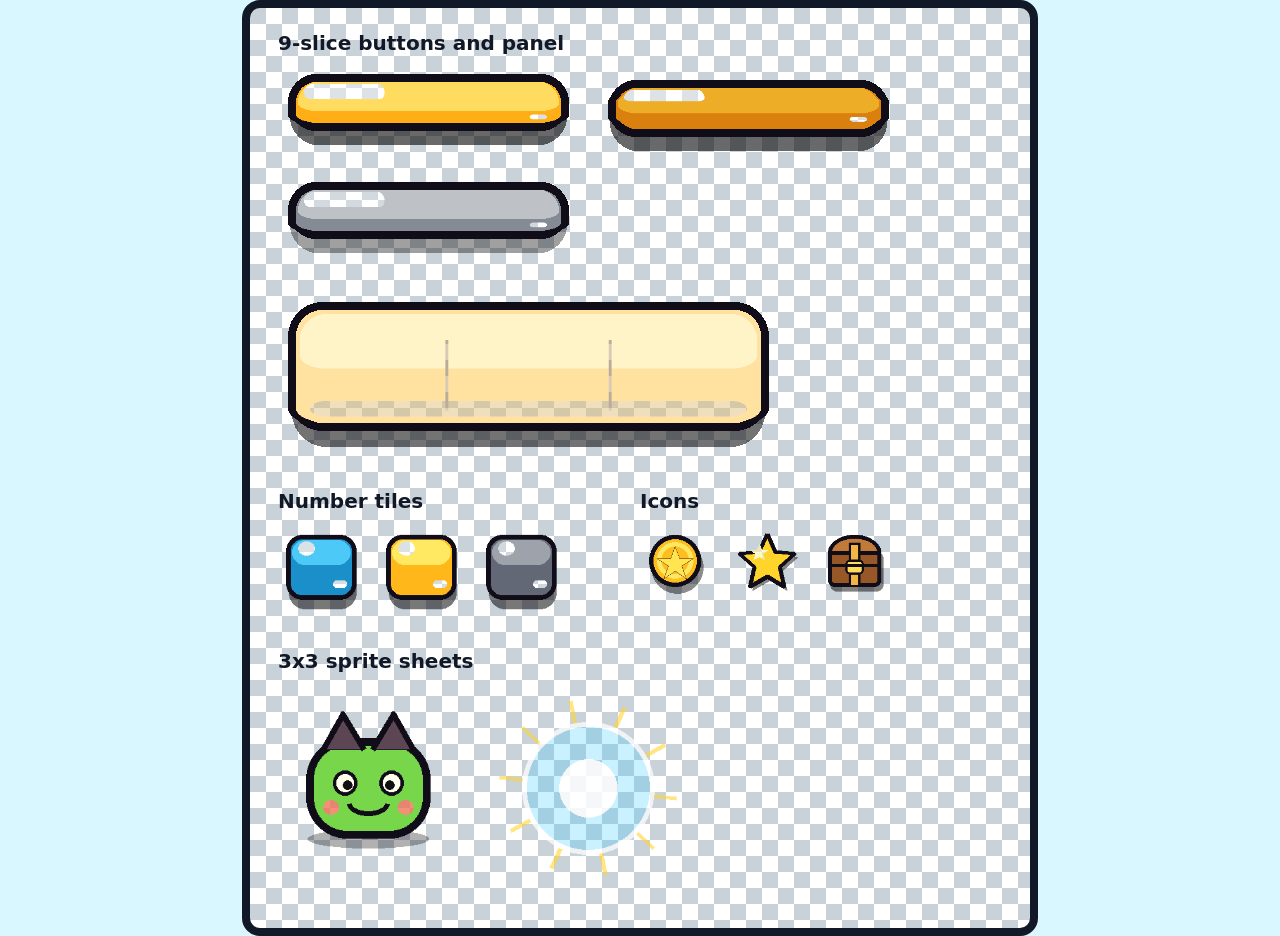
<file: assets/ui/pipeline/asset_pipeline_preview.html>
<!doctype html>
<html lang="en">
<head>
  <meta charset="utf-8">
  <meta name="viewport" content="width=device-width, initial-scale=1">
  <title>Asset Pipeline Preview</title>
  <style>
    body {
      margin: 0;
      min-height: 100vh;
      display: grid;
      place-items: center;
      background: #d8f7ff;
      font-family: system-ui, sans-serif;
    }
    canvas {
      width: min(100vw, 780px);
      height: auto;
      background:
        linear-gradient(45deg, #fff 25%, transparent 25%),
        linear-gradient(-45deg, #fff 25%, transparent 25%),
        linear-gradient(45deg, transparent 75%, #fff 75%),
        linear-gradient(-45deg, transparent 75%, #fff 75%);
      background-color: #c9d1d9;
      background-size: 32px 32px;
      background-position: 0 0, 0 16px, 16px -16px, -16px 0;
      border: 8px solid #111827;
      border-radius: 18px;
    }
  </style>
</head>
<body>
  <canvas id="preview" width="780" height="920"></canvas>
  <script type="module">
    import {
      loadAssetManifest,
      loadPipelineAssets,
      drawNineSlice,
      drawSprite,
      drawSpriteFrame,
      getAnimationFrame
    } from './asset_pipeline.js';

    const canvas = document.querySelector('#preview');
    const ctx = canvas.getContext('2d');
    const { manifest, manifestUrl } = await loadAssetManifest('./assets_manifest.json');
    const images = await loadPipelineAssets(manifest, manifestUrl);

    function label(text, x, y) {
      ctx.font = '700 20px system-ui';
      ctx.fillStyle = '#111827';
      ctx.fillText(text, x, y);
    }

    function render(now) {
      ctx.clearRect(0, 0, canvas.width, canvas.height);
      label('9-slice buttons and panel', 28, 42);
      drawNineSlice(ctx, images['button.primary.normal'], manifest.assets['button.primary.normal'], 28, 58, 300, 88);
      drawNineSlice(ctx, images['button.primary.pressed'], manifest.assets['button.primary.pressed'], 348, 58, 300, 88);
      drawNineSlice(ctx, images['button.primary.disabled'], manifest.assets['button.primary.disabled'], 28, 166, 300, 88);
      drawNineSlice(ctx, images['panel.cream'], manifest.assets['panel.cream'], 28, 284, 500, 168);

      label('Number tiles', 28, 500);
      drawSprite(ctx, images['tile.number.normal'], manifest.assets['tile.number.normal'], 28, 520, 86, 86);
      drawSprite(ctx, images['tile.number.selected'], manifest.assets['tile.number.selected'], 128, 520, 86, 86);
      drawSprite(ctx, images['tile.number.locked'], manifest.assets['tile.number.locked'], 228, 520, 86, 86);

      label('Icons', 390, 500);
      drawSprite(ctx, images['icon.coin'], manifest.assets['icon.coin'], 390, 520, 72, 72);
      drawSprite(ctx, images['icon.star'], manifest.assets['icon.star'], 480, 520, 72, 72);
      drawSprite(ctx, images['icon.chest'], manifest.assets['icon.chest'], 570, 520, 72, 72);

      label('3x3 sprite sheets', 28, 660);
      const enemyFrame = getAnimationFrame(manifest.assets['enemy.idle'], now);
      const effectFrame = getAnimationFrame(manifest.assets['effect.skill'], now);
      drawSpriteFrame(ctx, images['enemy.idle'], manifest.assets['enemy.idle'], enemyFrame, 28, 690, 180, 180);
      drawSpriteFrame(ctx, images['effect.skill'], manifest.assets['effect.skill'], effectFrame, 248, 690, 180, 180);

      requestAnimationFrame(render);
    }

    requestAnimationFrame(render);
  </script>
</body>
</html>
</file>
<file: src/game.css>
/* 字型改由 index.html 的 <link> 載入(preconnect + 非阻塞),不再用 @import */

/* === Cute Chunky Math Quest theme === */
:root {
  --ink: #171321;
  --ink-2: #242233;
  --ink-3: #0b0910;
  --stroke: #0b0910;
  --paper: #fff0c2;
  --paper-2: #f5d99b;
  --sun: #ffc743;
  --sun-2: #ffdc68;
  --orange: #ff8d3b;
  --red: #ff5f55;
  --pink: #f45a72;
  --sky: #48c4df;
  --blue: #287fc1;
  --green: #7ed957;
  --lime: #a8ef54;
  --purple: #8a55d7;
  --violet: #5c3a95;
  --white: #fff8df;
  --muted: rgba(255,248,223,.74);
  --outline: 4px solid var(--stroke);
  --outline-thin: 3px solid var(--stroke);
  --press-shadow: 0 6px 0 var(--stroke);
  --panel-shadow: 0 7px 0 var(--stroke), 0 15px 24px rgba(0,0,0,.22);
  --radius-lg: 18px;
  --radius-md: 14px;
  --radius-sm: 10px;
  --combo-c1: #fff0a8;
  --combo-c2: #6ee4ff;
  --combo-c3: #ff8bd6;
  --combo-c4: #ffc743;
  --combo-size-base: 24px;
  --combo-size-3: 31px;
  --combo-size-4: 40px;
  --toy-blue: #7bdcf0;
  --toy-card: #fff8df;
  --board-rail: #141525;
  --board-well: #081b2b;
  --board-glow: rgba(110,228,255,.24);
  --reward-gold: #ffd45a;
  /* z-index ladder: battle chrome/fx stay below 100; modal overlays must use 200+. */
  --z-instruction-overlay: 240;

  /* === 字型 token(對齊 Figma「game」spec:Baloo 2 / 800 / 大寫 / 行高1.6 / 字距0)===
     英數用 Baloo 2;中文 fallback 到 Noto Sans TC。字級之後可再微調。 */
  --font-display: "Baloo 2", "Arial Rounded MT Bold", sans-serif;          /* 英數 HUD */
  --font-cjk: "Baloo 2", "Noto Sans TC", "PingFang TC", "Microsoft JhengHei", sans-serif; /* 含中文 */
  --type-label: 16px;     /* WAVE/EXIT/Target/SUM/CHAIN/HP/% */
  --type-skill: 18px;     /* ACT/SWAP/STRIKE */
  --type-stat: 36px;      /* 18/12/4 大數值 */
  --type-count: 28px;     /* ACT 倒數 */
  --type-count-sm: 22px;  /* 護盾層數 */
  --type-hpnum: 12px;     /* 7,520 / 12,000 */
  --asset-button-normal: url("../assets/ui/pipeline/runtime/button-primary-normal.9.png");
  --asset-button-pressed: url("../assets/ui/pipeline/runtime/button-primary-pressed.9.png");
  --asset-panel-cream: url("../assets/ui/pipeline/runtime/panel-cream.9.png");
  --asset-icon-coin: url("../assets/ui/pipeline/runtime/icon-coin.png");
  --asset-icon-star: url("../assets/ui/pipeline/runtime/icon-star.png");
  --asset-icon-chest: url("../assets/ui/pipeline/runtime/icon-chest.png");
  --asset-icon-egg: url("../assets/ui/pipeline/runtime/icon-egg.png");
  --asset-icon-settings: url("../assets/ui/pipeline/runtime/icon-settings.png");
  --asset-arrow-left: url("../assets/ui/pipeline/runtime/button-arrow-left.png");
  --asset-arrow-right: url("../assets/ui/pipeline/runtime/button-arrow-right.png");

  /* === Canvas 盤面色彩契約(由 game.main.js 的 draw() 讀取;Codex 可自由調)===
     數字珠依數值分三段:1-3 / 4-6 / 7+。每段都有底色與選取高亮色。 */
  --board-bg: #071827;                 /* canvas 盤面底 */
  --board-hint-rgb: 255,212,90;        /* 提示閃框(rgb 三元組,alpha 由程式動態給)*/
  --bead-sel-glow: rgba(255,220,55,.98);
  --bead-shadow: rgba(0,0,0,.5);
  --bead-num-1: #75AC0D;  --bead-num-1-hi: #9bd530;   /* 數字 1-3 */
  --bead-num-2: #0F7CBC;  --bead-num-2-hi: #35a9e6;   /* 數字 4-6 */
  --bead-num-3: #D33D1F;  --bead-num-3-hi: #f06442;   /* 數字 7+ */
  --bead-digit-1: #75AC0D; --bead-digit-1-hi: #9bd530;
  --bead-digit-2: #75AC0D; --bead-digit-2-hi: #9bd530;
  --bead-digit-3: #75AC0D; --bead-digit-3-hi: #9bd530;
  --bead-digit-4: #0F7CBC; --bead-digit-4-hi: #35a9e6;
  --bead-digit-5: #0F7CBC; --bead-digit-5-hi: #35a9e6;
  --bead-digit-6: #0F7CBC; --bead-digit-6-hi: #35a9e6;
  --bead-digit-7: #D33D1F; --bead-digit-7-hi: #f06442;
  --bead-digit-8: #D33D1F; --bead-digit-8-hi: #f06442;
  --bead-digit-9: #D33D1F; --bead-digit-9-hi: #f06442;
  --bead-div: #DA7303;    --bead-div-hi: #f89a2a;     /* 除法珠 */
  --bead-mul: #F6A401;    --bead-mul-hi: #ffc845;     /* 乘法珠 */
  --bead-minus: #0261A9;  --bead-minus-hi: #1688d0;   /* 減法珠 */
  --bead-banned: #4f525e;                              /* 被封印珠 */
  --bead-text: #fff;                                   /* 珠面數字 */
  --path-valid: rgba(255,224,45,.96);  /* 路徑線:成立 */
  --path-hit:   rgba(255,166,63,.9);   /* 路徑線:剛好達標但結尾非數字 */
  --path-over:  rgba(255,94,79,.86);   /* 路徑線:超過目標 */
  --path-under: rgba(103,220,255,.84); /* 路徑線:未達目標 */
  --path-glow: 6;                      /* 鏈長 ≥4 的發光基數(數值) */

  /* === Chunky toy 立體珠參數(預設=關閉,維持現狀;Codex 調這些把珠子做成 AI mockup 方塊風)===
     數值型變數請給「純數字」(程式用 parseFloat),不要加單位。 */
  --board-radius: 14;        /* 盤面圓角(px) */
  --board-hint-w: 3;         /* 提示框線寬(px) */
  --bead-radius: 0.18;       /* 珠子圓角(相對珠寬比例,0=方形,0.5=圓) */
  --bead-pad: 0.032;         /* 珠與格邊間距(相對 CELL 比例,越大珠越小、格距越寬) */
  --bead-outline: #0b0910;   /* 珠子外框色 */
  --bead-outline-w: 4.6;     /* 珠子外框寬(px;設 >0 開啟粗描邊) */
  --bead-thick: #08050d;     /* 珠子厚底色 */
  --bead-thick-h: 5;         /* 珠子厚底高度(px;設 >0 開啟立體厚底) */
  --bead-highlight: rgba(255,255,255,.36); /* 珠子左上亮面(設成半透明白可做塑膠光澤) */
  --bead-icon: #fff;         /* −/×/÷ 運算符顏色 */
  --bead-num-stroke: #0b0910;  /* 珠面數字描邊色 */
  --bead-num-stroke-w: 4.25;   /* 珠面數字描邊寬(px) */
  --bead-num-shadow: rgba(0,0,0,.34);  /* 珠面數字陰影色 */
  --bead-num-shadow-blur: 1.5; /* 珠面數字陰影模糊(px) */
}

* { margin:0; padding:0; box-sizing:border-box; -webkit-tap-highlight-color:transparent; }
html, body { height:100%; overscroll-behavior:none; overflow:hidden; }

/* === HUD 文字工具類(對齊 Figma spec;Codex 之後把這些套到對應元件即可)===
   英數標籤大寫;中文標籤請改用 .hudLabel-cjk(不大寫、用 Noto Sans TC)。 */
.hudLabel   { font-family:var(--font-display); font-weight:800; font-size:var(--type-label); line-height:1.6; letter-spacing:0; text-transform:uppercase; color:#fff; }
.hudSkill   { font-family:var(--font-display); font-weight:800; font-size:var(--type-skill); line-height:1.6; letter-spacing:0; text-transform:uppercase; color:#fff; }
.hudStat    { font-family:var(--font-display); font-weight:800; font-size:var(--type-stat); line-height:1.6; letter-spacing:0; color:#fff; }
.hudCount   { font-family:var(--font-display); font-weight:800; font-size:var(--type-count); line-height:1.6; letter-spacing:0; color:#fff; }
.hudCountSm { font-family:var(--font-display); font-weight:800; font-size:var(--type-count-sm); line-height:1.6; letter-spacing:0; color:#fff; }
.hudHpNum   { font-family:var(--font-display); font-weight:800; font-size:var(--type-hpnum); line-height:1.6; letter-spacing:0; color:#fff; }
.hudLabel-cjk { font-family:var(--font-cjk); font-weight:700; font-size:var(--type-label); line-height:1.6; color:#fff; }

html { background: #151321; }

body {
  min-height:100dvh;
  color:var(--white);
  font-family:var(--font-cjk);   /* 英數→Baloo 2,中文→Noto Sans TC */
  font-weight:800;
  display:flex;
  flex-direction:column;
  align-items:center;
  user-select:none;
  -webkit-user-select:none;
  touch-action:none;
  background:
    radial-gradient(circle at 20% 12%, rgba(255,199,67,.18), transparent 26%),
    radial-gradient(circle at 82% 18%, rgba(72,196,223,.16), transparent 30%),
    linear-gradient(180deg,#1f2642 0%,#162d3f 46%,#151321 100%);
}

body.jr {
  background:
    radial-gradient(circle at 18% 12%, rgba(255,248,223,.2), transparent 28%),
    linear-gradient(180deg,#62cfe8 0%,#65b765 54%,#2f6d45 100%);
}

#app {
  position:relative;
  width:min(100vw,440px);
  height:100dvh;
  max-height:100dvh;
  overflow:hidden;
  padding:7px 9px calc(8px + env(safe-area-inset-bottom));
  display:grid;
  grid-template-rows:34px minmax(152px, 23dvh) auto minmax(0, 1fr) auto;
  gap:6px;
  background:
    linear-gradient(180deg,#063d5c 0 32%,#052437 32% 100%);
  border-inline:4px solid var(--stroke);
}

#app[data-layout="board-first"] {
  grid-template-rows:34px minmax(132px, 19dvh) auto minmax(0, 1fr) auto;
}

#app[data-layout="showcase"] {
  grid-template-rows:34px minmax(180px, 28dvh) auto minmax(0, 1fr) auto;
}

.battleHeader,
.enemyPanel,
.mathHud,
.boardPanel,
.skillPanel {
  min-width:0;
  min-height:0;
}

.enemyPanel,
.boardPanel,
.skillPanel {
  display:flex;
  flex-direction:column;
}

.mathHud {
  display:grid;
  grid-template-columns:1fr;
  gap:6px;
}

.boardPanel {
  flex:1 1 auto;
}

.skillPanel {
  gap:3px;
}

#topRow {
  min-height:34px;
  display:flex;
  justify-content:space-between;
  align-items:center;
  padding:4px 7px 5px;
  font-size:12px;
  color:var(--white);
  background:
    linear-gradient(180deg,rgba(255,255,255,.1),transparent 45%),
    #171525;
  border:var(--outline-thin);
  border-radius:13px;
  box-shadow:inset 0 -5px 0 rgba(0,0,0,.24), 0 4px 0 var(--stroke);
  text-shadow:0 1px 0 #000;
}

#stageName {
  padding:2px 10px 3px;
  color:#fff8df;
  background:#063d5c;
  border:2px solid var(--stroke);
  border-radius:999px;
  font-size:13px;
  font-weight:1000;
  line-height:1;
}
#voiceBtn { background:none; border:none; color:var(--white); font-size:16px; cursor:pointer; }
#exitBtn {
  margin-right:6px;
  padding:4px 8px;
  color:var(--stroke);
  background:#c8c3e6;
  border:var(--outline-thin);
  border-radius:var(--radius-sm);
  font-size:11px;
  font-weight:1000;
  cursor:pointer;
  box-shadow:0 3px 0 var(--stroke);
}

#enemyZone {
  position:relative;
  flex:1 1 auto;
  text-align:center;
  padding:4px 8px 7px;
  min-height:0;
  height:100%;
  border:var(--outline);
  border-radius:22px;
  background:
    radial-gradient(circle at 18% 22%,#fff8df 0 16px,transparent 17px),
    radial-gradient(circle at 78% 24%,#fff8df 0 19px,transparent 20px),
    linear-gradient(180deg,#58c7e2 0 38%,#78c766 39% 70%,#4a984f 70% 100%);
  box-shadow:
    inset 0 0 0 5px #172236,
    inset 0 -11px 0 rgba(0,0,0,.18),
    0 6px 0 var(--stroke),
    0 12px 20px rgba(0,0,0,.2);
  overflow:hidden;
}

#enemyZone:before {
  content:"";
  position:absolute;
  left:-20px;
  right:-20px;
  bottom:-44px;
  height:94px;
  background:#3d8d49;
  border-top:var(--outline-thin);
  border-radius:50% 50% 0 0;
  opacity:.9;
}

#enemyZone:after {
  content:"";
  position:absolute;
  left:50%;
  bottom:18px;
  z-index:0;
  width:44%;
  height:14px;
  transform:translateX(-50%);
  background:rgba(31,24,35,.26);
  border-radius:50%;
  filter:blur(.2px);
}

#enemyZone.enraged {
  background:
    radial-gradient(circle at 50% 52%, rgba(255,95,85,.28), transparent 42%),
    linear-gradient(180deg,#5a334b 0%,#7a393a 72%,#4b2531 100%);
}

#enemyArt {
  position:relative;
  z-index:1;
  width:min(44vw, clamp(112px, 17dvh, 166px));
  height:min(44vw, clamp(112px, 17dvh, 166px));
  margin:-2px auto -1px;
  animation:idle 2.2s ease-in-out infinite;
  transition:transform .1s;
  filter:drop-shadow(0 9px 0 rgba(0,0,0,.32));
}

#enemyArt.boss {
  width:min(58vw, clamp(138px, 24dvh, 218px));
  height:min(58vw, clamp(138px, 24dvh, 218px));
  margin-top:-10px;
  filter:drop-shadow(0 12px 0 rgba(0,0,0,.34));
}

#enemyArt.boss.enraged { animation:idle 1.1s ease-in-out infinite, bossPulse .7s linear infinite; }
#enemyArt.corrupted { filter:saturate(.68) brightness(.76) drop-shadow(0 10px 0 rgba(0,0,0,.24)); }
#enemyArt.hit { transform:scale(.86) rotate(-8deg); filter:brightness(1.8) drop-shadow(0 10px 0 rgba(0,0,0,.2)); }

@keyframes idle { 0%,100%{transform:translateY(0)} 50%{transform:translateY(-5px)} }
@keyframes bossPulse { 0%,100%{filter:drop-shadow(0 10px 0 rgba(0,0,0,.24))} 50%{filter:drop-shadow(0 0 18px rgba(255,95,85,.95))} }

#enemyName { display:none; }
#gimBadge {
  position:relative;
  z-index:1;
  display:inline-flex;
  align-items:center;
  justify-content:center;
  min-height:22px;
  margin-top:0;
  padding:3px 10px 4px;
  color:var(--paper);
  background:#171525;
  border:2px solid var(--stroke);
  border-radius:8px;
  font-size:12px;
  font-weight:1000;
  box-shadow:inset 0 -3px 0 rgba(0,0,0,.22);
  text-shadow:0 1px 0 #000;
}

#captainChip {
  min-height:14px;
  margin:0;
  color:var(--paper);
  font-size:10px;
  text-align:center;
  text-shadow:0 2px 0 #000;
}

.barWrap {
  position:relative;
  z-index:1;
  height:14px;
  margin-top:4px;
  background:var(--stroke);
  border:2px solid var(--stroke);
  border-radius:999px;
  overflow:hidden;
  box-shadow:inset 0 -2px 0 rgba(255,255,255,.08);
}

.barFill { height:100%; border-radius:999px; transition:width .25s; }
#enemyHpFill { width:100%; background:linear-gradient(180deg,#ff7c63,#e9344b); }
#playerHpFill { width:100%; background:linear-gradient(180deg,#b7fb67,#61c934); }

#countdown {
  position:absolute;
  z-index:2;
  right:8px;
  top:8px;
  min-width:42px;
  padding:5px 8px 6px;
  color:var(--paper);
  background:
    linear-gradient(180deg,rgba(255,255,255,.14),transparent 40%),
    #5b3e95;
  border:var(--outline-thin);
  border-radius:12px;
  font-size:11px;
  font-weight:1000;
  box-shadow:inset 0 -5px 0 rgba(0,0,0,.2), 0 3px 0 var(--stroke);
  text-shadow:0 1px 0 #000;
}

#countdown b { font-size:14px; color:var(--sun); }
body.jr #countdown { background:#285b74; }
body.jr #countdown b { color:var(--sun-2); }

#targetRow {
  display:grid;
  grid-template-columns:repeat(3, minmax(0, 1fr));
  grid-template-rows:auto minmax(34px, auto);
  align-items:center;
  gap:5px 7px;
  padding:7px;
  background:
    linear-gradient(180deg,rgba(255,255,255,.07),transparent 34%),
    #071827;
  border:var(--outline);
  border-radius:18px;
  box-shadow:inset 0 -8px 0 rgba(0,0,0,.22), 0 5px 0 var(--stroke);
}

.tLabel {
  padding:0 3px;
  color:#fff8df;
  font-size:10px;
  font-weight:1000;
  line-height:1;
  opacity:1;
  text-shadow:0 1px 0 #000;
  text-align:center;
}

#targetRow .tLabel:nth-child(1) { grid-column:1; grid-row:1; }
#targetRow .tLabel:nth-child(3) { grid-column:2; grid-row:1; }
#targetVal { grid-column:1; grid-row:2; }
#curSum { grid-column:2; grid-row:2; }
#chainInfo {
  grid-column:3;
  grid-row:1 / span 2;
  align-self:stretch;
  display:grid;
  align-content:center;
  gap:2px;
}

#chainInfo:before {
  content:"CHAIN";
  display:block;
  color:#fff8df;
  font-size:9px;
  line-height:1;
  text-shadow:0 2px 0 #000;
}

#targetVal,
#curSum,
#chainInfo {
  min-width:0;
  min-height:45px;
  padding:6px 6px 7px;
  text-align:center;
  border:var(--outline-thin);
  border-radius:13px;
  font-weight:1000;
  line-height:1;
  box-shadow:inset 0 -6px 0 rgba(0,0,0,.16), 0 3px 0 var(--stroke);
  text-shadow:0 1px 0 rgba(255,255,255,.28);
}

#targetVal {
  color:#211722;
  background:
    linear-gradient(180deg,rgba(255,255,255,.4),transparent 34%),
    linear-gradient(180deg,#43bff1,#1689cc);
  color:#fff8df;
  font-size:30px;
  -webkit-text-stroke:1.4px var(--stroke);
  text-shadow:0 2px 0 #000;
}

#curSum {
  color:#211722;
  background:
    linear-gradient(180deg,rgba(255,255,255,.4),transparent 34%),
    linear-gradient(180deg,#91e55e,#45b93e);
  font-size:29px;
  -webkit-text-stroke:1px rgba(11,9,16,.92);
  text-shadow:0 2px 0 rgba(255,255,255,.3);
}

#chainInfo {
  color:#fff;
  background:
    linear-gradient(180deg,rgba(255,255,255,.34),transparent 34%),
    linear-gradient(180deg,#ff9c29,#ef5d16);
  font-size:22px !important;
  -webkit-text-stroke:1px var(--stroke);
  text-shadow:0 2px 0 #000;
}

body.jr #targetVal { font-size:32px; }
body.jr #curSum { font-size:29px; }
#curSum.over {
  color:#fff8df;
  background:linear-gradient(180deg,#ff8174,#f04a4a);
  text-shadow:0 2px 0 #000;
}
#curSum.exact {
  color:#18200e;
  background:linear-gradient(180deg,#ccff67,#72d842);
}
#curSum.short {
  color:#251611;
  background:linear-gradient(180deg,#ffd45a,#ff9f2f);
}

#boardWrap {
  flex:1 1 auto;
  height:100%;
  min-height:0;
  display:flex;
  align-items:center;
  justify-content:center;
  position:relative;
  padding:8px;
  background:
    linear-gradient(180deg,rgba(255,255,255,.06),transparent 28%),
    linear-gradient(180deg,#15172a 0%,#071827 100%);
  border:var(--outline);
  border-radius:18px;
  box-shadow:
    inset 0 0 0 4px #252638,
    inset 0 -12px 0 rgba(0,0,0,.28),
    0 5px 0 var(--stroke);
}

#boardWrap:before {
  content:"";
  position:absolute;
  inset:7px;
  z-index:0;
  border:2px solid rgba(255,248,223,.14);
  border-radius:var(--radius-md);
  pointer-events:none;
}

#board {
  position:relative;
  z-index:1;
  display:block;
  margin:0 auto;
  border-radius:15px;
  touch-action:none;
  background:var(--board-rail);
  box-shadow:
    0 0 0 4px var(--stroke),
    0 7px 0 var(--stroke),
    0 0 0 7px rgba(255,248,223,.08);
  filter:saturate(1.12) contrast(1.05);
}

#board.targeting {
  outline:5px solid var(--sun);
  outline-offset:-4px;
  filter:saturate(1.22) contrast(1.08) drop-shadow(0 0 10px rgba(255,199,67,.55));
}

#skillRow {
  display:flex;
  gap:8px;
  justify-content:center;
}

.skillBtn {
  position:relative;
  flex:1;
  max-width:170px;
  min-height:62px;
  padding:6px 8px 8px 6px;
  display:flex;
  align-items:center;
  justify-content:center;
  gap:6px;
  color:#211722;
  background:
    linear-gradient(180deg,rgba(255,255,255,.42),transparent 34%),
    linear-gradient(180deg,#9ee85a 0%,#59c43c 100%);
  border:var(--outline);
  border-radius:17px;
  box-shadow:inset 0 -8px 0 rgba(0,0,0,.18), 0 5px 0 var(--stroke);
  font-size:12px;
  font-weight:1000;
  cursor:pointer;
  text-align:left;
  text-shadow:0 1px 0 rgba(255,255,255,.32);
}

.skillBtn:nth-child(2) {
  background:
    linear-gradient(180deg,rgba(255,255,255,.36),transparent 38%),
    linear-gradient(180deg,#b873ff 0%,#743bc2 100%);
  color:#fff8df;
  text-shadow:0 1px 0 #000;
}

.skillBtn .mini {
  width:42px;
  height:42px;
  flex:none;
  display:grid;
  place-items:center;
  overflow:hidden;
  border:3px solid var(--stroke);
  border-radius:50%;
  background:
    radial-gradient(circle at 38% 28%, rgba(255,255,255,.55), transparent 20%),
    var(--toy-blue);
  box-shadow:inset 0 -5px 0 rgba(0,0,0,.14), 0 3px 0 var(--stroke);
}
.skillBtn .mini .spriteChar,
.skillBtn .mini .pngChar,
.skillBtn .mini svg {
  width:128%;
  height:128%;
  transform:translateY(5%);
}
.skillBtn .skillIcon {
  width:44px;
  height:44px;
  flex:none;
  position:relative;
  display:grid;
  place-items:center;
  background:transparent center/contain no-repeat;
  filter:drop-shadow(0 3px 0 var(--stroke));
}

.skillBtn .skillIcon:before {
  content:"";
}

.skillBtn[data-skill="plus1"] .skillIcon { background-image:url("../assets/ui/icons/skill-plus1.png"); }
.skillBtn[data-skill="minus1"] .skillIcon { background-image:url("../assets/ui/icons/skill-minus1.png"); }
.skillBtn[data-skill="reroll"] .skillIcon { background-image:url("../assets/ui/icons/skill-reroll.png"); }
.skillBtn[data-skill="split"] .skillIcon { background-image:url("../assets/ui/icons/skill-split.png"); }
.skillBtn[data-skill="swapUp"] .skillIcon { background-image:url("../assets/ui/icons/skill-swapUp.png"); }
.skillBtn[data-skill="purify"] .skillIcon { background-image:url("../assets/ui/icons/skill-purify.png"); }
.skillBtn[data-skill="lucky"] .skillIcon { background-image:url("../assets/ui/icons/skill-lucky.png"); }
.skillBtn[data-skill="shield"] .skillIcon { background-image:url("../assets/ui/icons/skill-shield.png"); }
.skillBtn[data-skill="hint"] .skillIcon { background-image:url("../assets/ui/icons/skill-hint.png"); }

.skillBtn .lbl {
  min-width:0;
  display:flex;
  flex-direction:column;
  gap:3px;
  line-height:1.05;
}
.skillBtn .lbl b {
  display:block;
  font-size:15px;
  color:#fff8df;
  -webkit-text-stroke:1px var(--stroke);
  text-shadow:0 2px 0 #000;
}
.skillBtn .lbl {
  font-size:10px;
  font-weight:1000;
}
.skillBtn.armed {
  background:
    linear-gradient(180deg,rgba(255,255,255,.42),transparent 34%),
    linear-gradient(180deg,var(--sun-2),var(--sun));
  transform:translateY(2px);
  box-shadow:inset 0 -5px 0 rgba(0,0,0,.12), 0 3px 0 var(--stroke);
}
.skillBtn.cooling { opacity:.62; filter:saturate(.55); }
.skillBtn .cd {
  position:absolute;
  right:6px;
  top:4px;
  min-width:17px;
  height:17px;
  display:grid;
  place-items:center;
  color:#fff;
  background:var(--pink);
  border:2px solid var(--stroke);
  border-radius:999px;
  font-size:11px;
  font-weight:1000;
}

#playerRow {
  min-height:34px;
  display:flex;
  align-items:center;
  gap:8px;
  padding:5px 9px 6px;
  color:var(--paper);
  background:
    linear-gradient(180deg,rgba(255,255,255,.08),transparent 38%),
    #211722;
  border:var(--outline);
  border-radius:15px;
  font-size:12px;
  font-weight:1000;
  box-shadow:inset 0 -6px 0 rgba(0,0,0,.22), 0 4px 0 var(--stroke);
}

#playerRow:before {
  content:"HP";
  color:#fff8df;
  font-size:11px;
  text-shadow:0 1px 0 #000;
}

#playerRow .barWrap { flex:1; height:16px; margin-top:0; }
#shieldIc { display:none; }
#shieldIc.on { display:inline; }
body.jr #playerRow { display:none; }

#dmgPop {
  position:absolute;
  left:50%;
  top:40%;
  z-index:6;
  transform:translate(-50%,-50%);
  pointer-events:none;
  color:var(--combo-c1);
  font-size:46px;
  font-weight:1000;
  -webkit-text-stroke:1.8px var(--stroke);
  text-shadow:0 3px 0 #7a3410;
  transition:transform .08s;
}

#dmgPop.big { transform:translate(-50%,-50%) scale(1.42); }
#dmgPop[data-tier="2"] { color:var(--combo-c2); }
#dmgPop[data-tier="3"] { color:var(--combo-c3); }
#dmgPop[data-tier="4"] { color:var(--combo-c4); }

#comboMeter {
  position:absolute;
  left:50%;
  top:4%;
  z-index:7;
  transform:translateX(-50%) scale(1);
  pointer-events:none;
  white-space:nowrap;
  color:var(--combo-c2);
  font-size:var(--combo-size-base);
  font-weight:1000;
  -webkit-text-stroke:1.6px var(--stroke);
  text-shadow:0 2px 0 #000;
  transition:transform .12s ease-out;
}

#comboMeter[data-tier="3"] { color:var(--combo-c3); font-size:var(--combo-size-3); }
#comboMeter[data-tier="4"] { color:var(--combo-c4); font-size:var(--combo-size-4); }
#comboMeter.punch { transform:translateX(-50%) scale(1.45); }

.pngChar,
.spriteChar { display:block; width:100%; height:100%; position:relative; }
.pngChar img,
.spriteChar img {
  display:block;
  width:100%;
  height:100%;
  object-fit:contain;
  user-select:none;
  -webkit-user-drag:none;
  transform-origin:50% 72%;
}

.pngChar .crown,
.spriteChar .crown {
  position:absolute;
  top:-8%;
  left:50%;
  transform:translateX(-50%);
  font-size:42%;
  line-height:1;
}

.motion-idle img { animation:spriteIdle 2.1s ease-in-out infinite; }
.motion-think img { animation:spriteThink 1.6s ease-in-out infinite; }
.motion-happy img { animation:spriteHappy .75s cubic-bezier(.2,1.5,.24,1); }
.motion-attack img { animation:spriteAttack .62s cubic-bezier(.18,1.45,.2,1); }
.motion-hurt img { animation:spriteHurt .52s ease-in-out; }
.motion-miss img { animation:spriteMiss .7s ease-in-out; }
.motion-surprise img { animation:spriteSurprise .85s cubic-bezier(.2,1.6,.2,1); }
.motion-enraged img { animation:spriteEnraged .42s ease-in-out infinite; filter:drop-shadow(0 0 14px rgba(255,95,85,.45)); }

@keyframes spriteIdle { 0%,100%{transform:translateY(0) scale(1)} 50%{transform:translateY(-6px) scale(1.01,.99)} }
@keyframes spriteThink { 0%,100%{transform:translateX(-3px) rotate(-1deg)} 50%{transform:translateX(4px) rotate(1deg)} }
@keyframes spriteHappy { 0%,100%{transform:translateY(0) scale(1)} 42%{transform:translateY(-18px) scale(1.05,.95)} 72%{transform:translateY(2px) scale(.98,1.02)} }
@keyframes spriteAttack { 0%,100%{transform:translateX(0) scale(1)} 38%{transform:translateX(34px) scale(1.06,.96) rotate(1deg)} 54%{transform:translateX(22px) scale(.98,1.02)} }
@keyframes spriteHurt { 0%,100%{transform:translateX(0) scale(1)} 30%{transform:translateX(-10px) scale(1.08,.84)} 62%{transform:translateX(7px) scale(.96,1.04)} }
@keyframes spriteMiss { 0%,100%{transform:translateX(0) rotate(0)} 25%{transform:translateX(-10px) rotate(-3deg)} 70%{transform:translateX(10px) rotate(3deg)} }
@keyframes spriteSurprise { 0%{transform:scale(.6);opacity:.2} 45%{transform:scale(1.1,.9);opacity:1} 72%,100%{transform:scale(1)} }
@keyframes spriteEnraged { 0%,100%{transform:translateX(-2px) scale(1.02)} 50%{transform:translateX(2px) scale(1.06,.96)} }

#flash {
  position:fixed;
  inset:0;
  z-index:25;
  pointer-events:none;
  background:#fff;
  opacity:0;
  transition:opacity .09s;
}

#bossBanner {
  position:fixed;
  left:0;
  right:0;
  top:34%;
  z-index:26;
  padding:18px 0;
  text-align:center;
  color:var(--sun);
  background:#5a1720;
  border-block:var(--outline);
  font-size:25px;
  font-weight:1000;
  letter-spacing:2px;
  text-shadow:0 4px 0 #000;
  transform:scaleY(0);
  transition:transform .25s;
  pointer-events:none;
}

#bossBanner.on { transform:scaleY(1); }
#bossBanner small { display:block; margin-top:4px; color:var(--paper); font-size:12px; letter-spacing:1px; opacity:.9; }

.overlay {
  position:fixed;
  inset:0;
  z-index:10;
  display:flex;
  flex-direction:column;
  justify-content:flex-start;
  align-items:center;
  gap:12px;
  padding:24px 18px;
  max-height:100dvh;
  overflow-y:auto;
  overflow-x:hidden;
  -webkit-overflow-scrolling:touch;
  overscroll-behavior:contain;
  touch-action:pan-y;
  text-align:center;
  color:#211722;
  background:
    linear-gradient(180deg,#59c5df 0 120px,#fff0c2 120px 100%);
}

.overlay.center { justify-content:center; }
.overlay h1 {
  color:#211722;
  font-size:27px;
  font-weight:1000;
  text-shadow:0 3px 0 rgba(255,255,255,.65);
}

.overlay p {
  max-width:350px;
  color:#352329;
  font-size:14px;
  line-height:1.65;
  opacity:1;
  font-weight:800;
}

.btn,
.btnGhost {
  border:var(--outline);
  border-radius:var(--radius-md);
  cursor:pointer;
  font-weight:1000;
  box-shadow:var(--press-shadow);
}

.btn {
  padding:12px 30px;
  color:#211722;
  background:linear-gradient(180deg,var(--sun-2),var(--sun)) !important;
  font-size:18px;
  text-shadow:0 2px 0 rgba(255,255,255,.55);
}

.btn:active,
.btnGhost:active,
.stageBtn:active,
.skillBtn:active {
  transform:translateY(3px) scale(.99);
  box-shadow:0 3px 0 var(--stroke);
}

.btnBig {
  width:285px;
  display:flex;
  align-items:center;
  gap:12px;
  text-align:left;
  font-size:16px;
  padding:14px 18px;
}

.btnBig small { display:block; font-size:12px; font-weight:900; opacity:.76; }
.btnJr { background:linear-gradient(180deg,#8ef2ff,#48c4df) !important; }

.btnGhost {
  padding:10px 18px;
  color:var(--white);
  background:#343142 !important;
  border-color:var(--stroke);
  font-size:14px;
  text-shadow:0 2px 0 #000;
}

.hidden { display:none !important; }

#resultOverlay,
#gachaOverlay,
#teamOverlay,
#failOverlay,
#towerResultOverlay {
  background:
    linear-gradient(180deg,#063d5c 0 134px,#052437 134px 100%);
}

#resultOverlay.center,
#gachaOverlay.center,
#failOverlay.center,
#towerResultOverlay.center {
  justify-content:flex-start;
  gap:9px;
  padding:14px 12px max(18px, env(safe-area-inset-bottom));
}

#resultOverlay h1,
#gachaOverlay h1,
#teamOverlay h1,
#failOverlay h1,
#towerResultOverlay h1 {
  width:100%;
  max-width:386px;
  min-height:46px;
  display:grid;
  place-items:center;
  padding:8px 12px 10px;
  color:var(--white);
  background:
    linear-gradient(180deg,rgba(255,255,255,.09),transparent 42%),
    #171525;
  border:var(--outline);
  border-radius:17px;
  box-shadow:inset 0 -7px 0 rgba(0,0,0,.25), 0 5px 0 var(--stroke);
  font-size:24px;
  text-shadow:0 2px 0 #000;
}

#resultOverlay h1 {
  max-width:330px;
  margin-top:0;
  color:var(--sun);
  background:transparent;
  border:0;
  box-shadow:none;
  font-size:42px;
  line-height:.95;
  letter-spacing:0;
  -webkit-text-stroke:2.4px var(--stroke);
  text-shadow:0 5px 0 var(--stroke);
}

#resultStats,
#drawReward,
#gachaCount,
#gachaMsg,
#failStats,
#towerBonusMsg {
  position:relative;
  width:100%;
  max-width:356px;
  padding:12px 12px 12px 50px;
  color:#211722;
  background:
    linear-gradient(180deg,rgba(255,255,255,.48),transparent 34%),
    #ffe7ad;
  border:var(--outline);
  border-radius:15px;
  box-shadow:inset 0 -7px 0 rgba(0,0,0,.1), 0 5px 0 var(--stroke);
  font-size:14px;
  font-weight:1000;
  line-height:1.55;
}

#resultStats:before,
#drawReward:before,
#gachaCount:before,
#gachaMsg:before,
#failStats:before,
#towerBonusMsg:before {
  position:absolute;
  left:10px;
  top:50%;
  width:34px;
  height:34px;
  display:grid;
  place-items:center;
  transform:translateY(-50%);
  color:#211722;
  background:transparent center/contain no-repeat;
  border:none;
  border-radius:0;
  box-shadow:none;
  font-size:14px;
  font-weight:1000;
  line-height:1;
  -webkit-text-stroke:0;
  text-shadow:0 2px 0 rgba(0,0,0,.22);
}

#resultStats:before {
  content:"";
  background-image:url("../assets/ui/icons/reward-chest.png");
}
#drawReward:before,
#gachaCount:before,
#gachaMsg:before,
#towerBonusMsg:before {
  content:"";
  background-image:url("../assets/ui/icons/reward-egg.png");
}
#failStats:before {
  content:"!";
  color:#fff8df;
  background:
    linear-gradient(180deg,rgba(255,255,255,.28),transparent 34%),
    var(--red);
}

#towerBonusMsg:before { background-image:url("../assets/ui/icons/reward-chest.png"); }

/* === Fail result: Figma frame 440 x 956, node 19307:22148 === */
#failOverlay.overlay {
  inset:auto;
  top:50%;
  left:50%;
  width:min(100vw, calc(100dvh * 440 / 956), 440px);
  height:min(100dvh, calc(100vw * 956 / 440), 956px);
  max-height:none;
  display:block;
  padding:0 !important;
  overflow:hidden;
  transform:translate(-50%,-50%);
  color:#fff;
  background:#07121d url("../assets/ui/game/result/fail_result_background.png") left top/100% 112.657% no-repeat;
  border:0;
  box-shadow:0 0 0 100vmax #07121d;
  container-type:inline-size;
  touch-action:manipulation;
}

#failOverlay.hidden { display:none !important; }

#failOverlay > * {
  position:absolute;
  margin:0;
}

#failTitleRow {
  left:6.591%;
  top:7.427%;
  width:89.091%;
  height:9.1%;
  display:flex;
  align-items:center;
  justify-content:center;
  gap:1.818%;
}

#failTitleRow .failTitleWing {
  flex:0 0 13.864%;
  height:60%;
  background:center/100% 100% no-repeat;
}

#failTitleRow .failTitleWingLeft {
  background-image:url("../assets/ui/game/result/fail_title_bat_wing_left.png");
}

#failTitleRow .failTitleWingRight {
  background-image:url("../assets/ui/game/result/fail_title_bat_wing_right.png");
}

#failOverlay #failTitleRow h1,
#failOverlay h1 {
  position:static;
  width:auto;
  max-width:none;
  min-height:0;
  display:block;
  padding:0;
  color:#f44431;
  background:transparent;
  border:0;
  border-radius:0;
  box-shadow:none;
  font-family:"Baloo 2","Arial Rounded MT Bold","Noto Sans TC Black",sans-serif;
  font-size:12.273cqw;
  font-weight:600;
  line-height:1;
  letter-spacing:0;
  text-align:center;
  text-transform:uppercase;
  white-space:nowrap;
  -webkit-text-stroke:1.15cqw #3c1510;
  paint-order:stroke fill;
  text-shadow:0 .65cqw 0 rgba(0,0,0,.4);
}

#failHeroArt {
  left:18.523%;
  top:20.502%;
  width:63.182%;
  height:31.067%;
  background:url("../assets/ui/game/result/fail_broken_math_shield.png") center/100% 100% no-repeat;
}

#failStatusBanner {
  left:18.295%;
  top:60.251%;
  width:63.636%;
  height:8.054%;
  display:grid;
  place-items:center;
  padding:0;
  background:url("../assets/ui/game/result/fail_status_banner.png") center/100% 100% no-repeat;
}

#failStatusBanner span {
  display:block;
  color:#fff;
  font-family:"Baloo 2","Arial Rounded MT Bold","Noto Sans TC Black",sans-serif;
  font-size:6.364cqw;
  font-weight:700;
  line-height:1;
  letter-spacing:0;
  text-align:center;
  text-transform:uppercase;
  white-space:nowrap;
  -webkit-text-stroke:.9cqw #1b0f09;
  paint-order:stroke fill;
}

#failOverlay #failStats {
  left:4.545%;
  top:70.711%;
  width:91.136%;
  height:14.958%;
  max-width:none;
  display:flex;
  flex-direction:column;
  align-items:center;
  justify-content:center;
  gap:1.6cqw;
  padding:0 12.727%;
  color:rgba(0,0,0,.8);
  background:url("../assets/ui/game/result/fail_tip_panel.png") center/100% 100% no-repeat;
  border:0;
  border-radius:0;
  box-shadow:none;
  font-family:"Baloo 2","Arial Rounded MT Bold","Noto Sans TC Black",sans-serif;
  font-weight:700;
  line-height:1.2;
  text-align:center;
  text-transform:uppercase;
  letter-spacing:-.182cqw;
}

#failOverlay #failStats:before {
  content:none;
}

#failStats strong {
  display:block;
  font-size:9.091cqw;
  line-height:1;
  white-space:nowrap;
}

#failStats span {
  display:block;
  font-size:5.455cqw;
  font-weight:600;
  line-height:1;
  white-space:nowrap;
}

#failActions {
  left:4.545%;
  top:86.088%;
  width:91.136%;
  height:7.95%;
  display:flex;
  align-items:stretch;
  justify-content:space-between;
  gap:.227%;
}

#failActions #retryBtn,
#failActions #backBtn {
  position:relative;
  width:49.875%;
  max-width:none;
  min-height:0;
  height:100%;
  display:grid;
  place-items:center;
  padding:0;
  color:#fff;
  background:center/100% 100% no-repeat !important;
  border:0;
  border-radius:0;
  box-shadow:none;
  font-family:"Baloo 2","Arial Rounded MT Bold","Noto Sans TC Black",sans-serif;
  font-size:6.364cqw;
  font-weight:700;
  line-height:1;
  letter-spacing:0;
  text-align:center;
  text-transform:uppercase;
  white-space:nowrap;
  -webkit-text-stroke:.9cqw #1b0f09;
  paint-order:stroke fill;
  text-shadow:none;
}

#failActions #retryBtn {
  background-image:url("../assets/ui/game/result/fail_ok_button_normal.png") !important;
}

#failActions #retryBtn:active {
  background-image:url("../assets/ui/game/result/fail_ok_button_pressed.png") !important;
}

#failActions #backBtn {
  background-image:url("../assets/ui/game/result/fail_back_button_normal.png") !important;
}

#failActions #backBtn:active {
  background-image:url("../assets/ui/game/result/fail_back_button_pressed.png") !important;
}

#gachaGoBtn,
#gachaDrawBtn,
#towerGachaBtn {
  width:100%;
  max-width:330px;
  min-height:64px;
  display:grid;
  place-items:center;
  padding:13px 18px 15px;
  border-radius:16px;
  font-size:25px;
  color:#211722;
  background:
    linear-gradient(180deg,rgba(255,255,255,.48),transparent 32%),
    linear-gradient(180deg,var(--sun-2),var(--sun)) !important;
  box-shadow:inset 0 -9px 0 rgba(0,0,0,.16), 0 7px 0 var(--stroke);
  text-shadow:0 1px 0 rgba(255,255,255,.5);
}

#nextBtn,
#towerAgainBtn {
  width:100%;
  max-width:330px;
  min-height:48px;
  padding:10px 18px 12px;
  color:#fff8df;
  background:
    linear-gradient(180deg,rgba(255,255,255,.24),transparent 34%),
    linear-gradient(180deg,#25a7e0,#0973ba) !important;
  border-radius:14px;
  box-shadow:inset 0 -7px 0 rgba(0,0,0,.22), 0 5px 0 var(--stroke);
  text-shadow:0 1px 0 #000;
}

#replayBtn,
#gachaBack,
#towerBackBtn {
  width:100%;
  max-width:306px;
  min-height:40px;
  padding:8px 16px;
  color:#211722;
  background:
    linear-gradient(180deg,rgba(255,255,255,.45),transparent 36%),
    #ffe5a4 !important;
  border:var(--outline-thin);
  border-radius:13px;
  box-shadow:inset 0 -5px 0 rgba(0,0,0,.09), 0 4px 0 var(--stroke);
  text-shadow:0 1px 0 rgba(255,255,255,.5);
}

#selectOverlay {
  gap:8px;
  padding:10px 10px calc(98px + env(safe-area-inset-bottom));
  background:
    radial-gradient(circle at 18% 9%, rgba(255,248,223,.22), transparent 22%),
    linear-gradient(180deg,#08243a 0 38%,#0a1d2e 38% 100%);
}

#mapTitle {
  display:none;
}

#mapZones {
  width:100%;
  max-width:386px;
  display:flex;
  flex-direction:column;
  gap:10px;
}

.mapHero {
  position:relative;
  overflow:hidden;
  min-height:min(704px, calc(100dvh - 118px - env(safe-area-inset-bottom)));
  padding:44px 13px 13px;
  color:#211722;
  background:
    radial-gradient(circle at 50% 38%, rgba(255,207,77,.3), transparent 31%),
    linear-gradient(180deg,#0f5f7e 0 23%,#1e7da0 23% 33%,#252131 33% 100%);
  border:var(--outline);
  border-radius:28px;
  box-shadow:
    inset 0 0 0 5px #172236,
    inset 0 -14px 0 rgba(0,0,0,.22),
    0 7px 0 var(--stroke),
    0 17px 24px rgba(0,0,0,.24);
}

.mapHero:before,
.mapHero:after {
  content:"";
  position:absolute;
  pointer-events:none;
}

.mapHero:before {
  left:0;
  right:0;
  top:0;
  height:390px;
  background:
    radial-gradient(ellipse at 16% 30%, #fff8df 0 16px, transparent 17px),
    radial-gradient(ellipse at 84% 27%, #fff8df 0 22px, transparent 23px),
    linear-gradient(135deg,transparent 0 57%,rgba(255,255,255,.15) 58% 59%,transparent 60% 100%),
    linear-gradient(180deg,#5ccbe8 0 24%,#78c766 24% 100%);
  opacity:.92;
}

.mapHero:after {
  left:15px;
  right:15px;
  bottom:15px;
  height:236px;
  border-radius:22px;
  background:#04263a;
  box-shadow:inset 0 8px 0 rgba(255,255,255,.05), inset 0 -9px 0 rgba(0,0,0,.32);
  z-index:0;
}

.mapHero.z3 {
  background:
    radial-gradient(circle at 50% 39%, rgba(255,199,67,.33), transparent 32%),
    linear-gradient(180deg,#092032 0 25%,#412133 25% 45%,#140d18 45% 100%);
}

.mapHero.z3:before {
  background:
    radial-gradient(circle at 18% 80%, rgba(255,119,43,.55), transparent 10%),
    radial-gradient(circle at 76% 75%, rgba(255,199,67,.5), transparent 9%),
    linear-gradient(135deg,transparent 0 57%,rgba(255,255,255,.1) 58% 59%,transparent 60% 100%),
    linear-gradient(180deg,#0b2638 0 18%,#2a2733 18% 48%,#5e2b22 48% 100%);
}

.mapHeroSettings {
  position:absolute;
  left:13px;
  top:13px;
  z-index:4;
  width:42px;
  height:42px;
  display:grid;
  place-items:center;
  color:transparent;
  background:var(--asset-icon-settings) center/contain no-repeat;
  border:0;
  border-radius:0;
  box-shadow:none;
  font-size:0;
  text-shadow:none;
}

.mapHeroBadge {
  position:absolute;
  left:50%;
  top:24px;
  z-index:2;
  transform:translateX(-50%) rotate(-1.5deg);
  min-width:126px;
  padding:5px 18px 8px;
  color:#fff8df;
  color:#211722;
  background:var(--sun);
  border:var(--outline-thin);
  border-radius:11px 11px 16px 16px;
  box-shadow:inset 0 -5px 0 rgba(0,0,0,.2), 0 4px 0 var(--stroke);
  font-size:16px;
  font-weight:1000;
  line-height:1;
  text-shadow:0 1px 0 rgba(255,255,255,.5);
}

.mapHero h2 {
  position:relative;
  z-index:2;
  margin:31px auto 2px;
  max-width:330px;
  color:#fff8df;
  font-size:31px;
  line-height:1;
  font-weight:1000;
  letter-spacing:0;
  text-transform:uppercase;
  -webkit-text-stroke:1px var(--stroke);
  paint-order:stroke fill;
  text-shadow:0 2px 0 var(--stroke);
}

.mapHeroMode {
  position:relative;
  z-index:2;
  width:max-content;
  margin:8px auto 0;
  padding:5px 21px 6px;
  color:#fff8df;
  background:#8b53d8;
  border:var(--outline-thin);
  border-radius:11px;
  box-shadow:inset 0 -5px 0 rgba(0,0,0,.2), 0 4px 0 var(--stroke);
  font-size:18px;
  font-weight:1000;
  line-height:1;
  text-shadow:0 2px 0 #000;
}

.mapHeroArtWrap {
  position:relative;
  z-index:2;
  height:272px;
  display:flex;
  align-items:center;
  justify-content:center;
  margin-top:0;
}

.mapHeroArt {
  width:min(96%,322px);
  height:266px;
  display:grid;
  place-items:center;
  filter:drop-shadow(0 8px 0 rgba(0,0,0,.42));
}

.mapHeroArt .spriteChar,
.mapHeroArt .pngChar,
.mapHeroArt svg {
  width:100%;
  height:100%;
  object-fit:contain;
  overflow:visible;
}

.mapHeroArt .spriteChar img {
  transform:scale(1.16);
  transform-origin:50% 68%;
}

.mapHeroArrow {
  position:absolute;
  top:48%;
  z-index:3;
  width:46px;
  height:58px;
  display:grid;
  place-items:center;
  padding:0;
  color:transparent;
  background:transparent center/contain no-repeat;
  border:0;
  border-radius:0;
  box-shadow:none;
  font-size:0;
  line-height:1;
  text-shadow:none;
}

.mapHeroArrow[data-dir="-1"] { left:-3px; background-image:var(--asset-arrow-left); }
.mapHeroArrow[data-dir="1"] { right:-3px; background-image:var(--asset-arrow-right); }

.mapHeroRewards,
.mapHeroStart {
  position:relative;
  z-index:2;
}

.mapHeroRewards {
  display:grid;
  grid-template-columns:repeat(3, minmax(0,1fr));
  gap:8px;
  margin:-4px auto 10px;
  padding:24px 10px 12px;
  color:#211722;
  background:var(--asset-panel-cream) center/100% 100% no-repeat;
  border:0;
  border-radius:16px;
  box-shadow:none;
}

.mapHeroRewards b {
  position:absolute;
  left:50%;
  top:-11px;
  transform:translateX(-50%);
  min-width:116px;
  padding:3px 10px 5px;
  background:var(--asset-panel-cream) center/100% 100% no-repeat;
  border:0;
  border-radius:10px;
  font-size:13px;
  font-weight:1000;
  line-height:1;
  text-shadow:0 1px 0 rgba(255,255,255,.7);
}

.mapHeroRewards span {
  min-width:0;
  display:grid;
  justify-items:center;
  gap:2px;
  font-size:12px;
  font-weight:1000;
}

.mapHeroRewardEgg {
  position:relative;
  min-height:80px;
  align-content:end;
}

.eggNest {
  position:relative;
  width:66px;
  height:62px;
  display:block;
  background:var(--asset-icon-egg) center/contain no-repeat;
  filter:drop-shadow(0 3px 0 rgba(0,0,0,.25));
}

.eggShell {
  display:none;
}

.mapHeroRewardEgg.cracked .eggShell {
  display:none;
}

.mapHeroRewardEgg.cracked .eggShell:before {
  content:none;
}

.mapHeroRewardEgg.cracked .eggNest {
  transform:scaleY(.78);
  transform-origin:50% 100%;
  filter:drop-shadow(0 3px 0 rgba(0,0,0,.25)) saturate(1.08);
}

.mapHeroRewardEgg em {
  color:var(--sun);
  font-size:22px;
  font-style:normal;
  line-height:.9;
  letter-spacing:0;
  -webkit-text-stroke:2px var(--stroke);
  text-shadow:0 2px 0 var(--stroke);
}

.uiIcon {
  width:39px;
  height:39px;
  display:inline-block;
  background:transparent center/contain no-repeat;
  filter:drop-shadow(0 2px 0 var(--stroke));
}

.uiIcon.reward-coin { background-image:var(--asset-icon-coin); }
.uiIcon.reward-star { background-image:var(--asset-icon-star); }
.uiIcon.reward-egg { background-image:var(--asset-icon-egg); }
.uiIcon.reward-chest { background-image:var(--asset-icon-chest); }

.mapHeroPlayer {
  min-height:58px;
  display:grid;
  grid-template-columns:54px 1fr 64px;
  align-items:center;
  gap:8px;
  margin:8px auto 10px;
  padding:7px 9px;
  color:#211722;
  background:#fff0c2;
  border:var(--outline-thin);
  border-radius:11px;
  box-shadow:inset 0 -6px 0 rgba(0,0,0,.08), 0 4px 0 var(--stroke);
  text-align:left;
}

.mapHeroAvatar {
  width:48px;
  height:48px;
  display:grid;
  place-items:center;
  overflow:hidden;
  background:#1499d1;
  border:3px solid var(--stroke);
  border-radius:10px;
  box-shadow:inset 0 -4px 0 rgba(0,0,0,.15);
}

.mapHeroAvatar .spriteChar,
.mapHeroAvatar .pngChar,
.mapHeroAvatar svg {
  width:118%;
  height:118%;
  object-fit:contain;
}

.mapHeroPlayer b {
  display:block;
  font-size:18px;
  font-weight:1000;
  line-height:1;
}

.mapHeroPlayer small {
  display:inline-block;
  margin-top:5px;
  padding:2px 8px 3px;
  color:#fff8df;
  background:#7b4b36;
  border-radius:999px;
  font-size:12px;
  line-height:1;
  text-shadow:0 1px 0 #000;
}

.mapHeroPlayer em {
  min-height:34px;
  display:grid;
  place-items:center;
  color:#fff8df;
  background:
    linear-gradient(180deg,rgba(255,255,255,.28),transparent 40%),
    #ff5f55;
  border:3px solid var(--stroke);
  border-radius:10px;
  box-shadow:inset 0 -5px 0 rgba(0,0,0,.18);
  font-size:24px;
  font-style:normal;
  font-weight:1000;
  text-shadow:0 2px 0 #000;
}

.mapHeroStart {
  width:100%;
  min-height:68px;
  display:flex;
  align-items:center;
  justify-content:center;
  gap:12px;
  margin-top:18px;
  color:#fff8df;
  background:var(--asset-button-normal) center/100% 100% no-repeat;
  border:0;
  border-radius:16px;
  box-shadow:none;
  font-size:24px;
  font-weight:1000;
  line-height:1;
  text-shadow:0 3px 0 #000;
}

.mapHeroStart:active {
  background-image:var(--asset-button-pressed);
  transform:translateY(4px);
}

.mapHeroStart small {
  display:none;
}

.zone {
  position:relative;
  overflow:hidden;
  padding:9px 10px 12px;
  text-align:left;
  border:var(--outline);
  border-radius:var(--radius-lg);
  box-shadow:inset 0 -9px 0 rgba(0,0,0,.12), 0 6px 0 var(--stroke);
}

#selectOverlay .zone,
#selectOverlay #starHint {
  display:none;
}

.zone:before {
  content:"";
  position:absolute;
  inset:8px;
  border-radius:calc(var(--radius-lg) - 8px);
  border:2px solid rgba(255,248,223,.28);
  pointer-events:none;
}

.zoneHead {
  position:relative;
  z-index:1;
  width:100%;
  display:flex;
  align-items:center;
  justify-content:space-between;
  padding:5px 8px;
  color:#fff8df;
  background:
    linear-gradient(180deg,rgba(255,255,255,.2),transparent 38%),
    #242233;
  border:var(--outline-thin);
  border-radius:var(--radius-md);
  cursor:pointer;
  font-size:18px;
  font-weight:1000;
  box-shadow:inset 0 -5px 0 rgba(0,0,0,.2), 0 3px 0 var(--stroke);
  text-shadow:0 3px 0 #000;
}

.zoneHead .zStars {
  padding:3px 9px;
  color:#211722;
  background:
    linear-gradient(180deg,rgba(255,255,255,.34),transparent 36%),
    var(--sun);
  border:2px solid var(--stroke);
  border-radius:999px;
  font-size:12px;
  font-weight:1000;
  box-shadow:inset 0 -3px 0 rgba(0,0,0,.12);
  opacity:1;
}

.zone .stageRow {
  position:relative;
  z-index:1;
  display:grid;
  grid-template-columns:repeat(3, minmax(0, 1fr));
  gap:8px;
  margin-top:8px;
}

.stageBtn {
  position:relative;
  min-width:0;
  min-height:74px;
  padding:12px 6px 9px;
  color:#211722;
  background:
    linear-gradient(180deg,rgba(255,255,255,.42),transparent 34%),
    #fff3c6;
  border:var(--outline);
  border-radius:var(--radius-md);
  cursor:pointer;
  font-size:13px;
  font-weight:1000;
  box-shadow:inset 0 -7px 0 rgba(0,0,0,.1), 0 5px 0 var(--stroke);
  text-align:center;
  text-shadow:0 2px 0 rgba(255,255,255,.55);
}

.stageBtn:before {
  content:"▶";
  position:absolute;
  left:8px;
  top:7px;
  width:18px;
  height:18px;
  display:grid;
  place-items:center;
  color:#211722;
  background:var(--sun);
  border:2px solid var(--stroke);
  border-radius:6px;
  box-shadow:inset 0 -3px 0 rgba(0,0,0,.14), 0 2px 0 var(--stroke);
  font-size:9px;
  line-height:1;
}

.stageBtn .stars {
  display:block;
  width:max-content;
  max-width:100%;
  margin:8px auto 0;
  padding:2px 5px;
  color:#fff8df;
  background:#242233;
  border:2px solid var(--stroke);
  border-radius:999px;
  font-size:11px;
  letter-spacing:0;
  text-shadow:0 2px 0 #000;
}

.stageBtn.locked {
  color:#2c2a31;
  background:#6f7378;
  opacity:.7;
  filter:saturate(.35);
}

.stageBtn.locked:after {
  content:"LOCK";
  position:absolute;
  left:50%;
  bottom:7px;
  transform:translateX(-50%);
  padding:1px 6px;
  color:#fff8df;
  background:#211722;
  border:2px solid var(--stroke);
  border-radius:999px;
  font-size:9px;
  letter-spacing:0;
  text-shadow:none;
}

.z0 { background:#87d267; }
.z1 { background:#65b765; }
.z2 { background:#8b8d99; }
.z3 { background:#f07a5f; }
.z4 { background:#f1b65d; }
.z5 { background:#62cfe8; }
.zj { background:#78ddea; }

#mapActions {
  position:fixed;
  left:50%;
  bottom:calc(8px + env(safe-area-inset-bottom));
  transform:translateX(-50%);
  z-index:30;
  width:100%;
  max-width:386px;
  display:flex;
  flex-wrap:nowrap;
  justify-content:center;
  gap:6px;
  margin-top:4px;
  padding:7px;
  background:#151321;
  border:var(--outline);
  border-radius:var(--radius-lg);
  box-shadow:inset 0 -7px 0 rgba(0,0,0,.3), 0 5px 0 var(--stroke);
}

#mapActions .btnGhost {
  min-width:0;
  flex:1 1 0;
  padding:7px 4px 6px;
  border:3px solid var(--stroke);
  border-radius:12px;
  font-size:10px;
  line-height:1;
  background:
    linear-gradient(180deg,rgba(255,255,255,.2),transparent 36%),
    #1c8fc3 !important;
  box-shadow:inset 0 -4px 0 rgba(0,0,0,.18), 0 3px 0 var(--stroke);
}

#settingsBtn {
  order:0;
  color:#fff8df;
  background:
    linear-gradient(180deg,rgba(255,255,255,.3),transparent 36%),
    #47bc4d !important;
}

#teamBtn { order:1; }
#gachaBtn { order:2; }
#towerBtn { order:3; }

#mapActions .btnGhost:before {
  content:"";
  width:25px;
  height:25px;
  display:block;
  margin:0 auto 3px;
  background:transparent center/contain no-repeat;
  filter:drop-shadow(0 2px 0 var(--stroke));
}

#towerBtn:before { background-image:url("../assets/ui/icons/reward-chest.png"); }
#gachaBtn:before { background-image:url("../assets/ui/icons/reward-egg.png"); }
#teamBtn:before { background-image:url("../assets/ui/icons/nav-collection.png"); }
#settingsBtn:before { background-image:url("../assets/ui/icons/reward-star.png"); }

/* === Quest final Figma layout: 440 x 956 source frame === */
#selectOverlay {
  justify-content:flex-start;
  gap:0;
  padding:0;
  overflow:hidden;
  background:#061727;
}

#selectOverlay #mapZones {
  width:min(100vw, calc(100dvh * 440 / 956), 440px);
  max-width:none;
  height:min(100dvh, calc(100vw * 956 / 440), 956px);
  max-height:956px;
  display:block;
  margin:0 auto;
  container-type:inline-size; /* 啟用 cqw：1cqw = container 寬 1%，對應 Figma 440px */
}

#selectOverlay .mapHero {
  width:100%;
  height:100%;
  min-height:0;
  padding:0;
  overflow:hidden;
  color:#fff8df;
  background:#061727;
  border:0;
  border-radius:0;
  box-shadow:none;
  font-family:"Baloo 2","Noto Sans TC","PingFang TC","Microsoft JhengHei",sans-serif;
}

#selectOverlay .mapHero:before {
  inset:0 auto auto 0;
  width:100%;
  height:70.084%;
  background:url("../assets/ui/quest/bg_scene.png") center top / 100% 100% no-repeat;
  opacity:1;
  z-index:0;
}

#selectOverlay .mapHero:after {
  left:0;
  right:auto;
  top:64.749%;
  bottom:auto;
  width:100.23%;
  height:35.251%;
  border-radius:0;
  background:#041927;
  box-shadow:none;
  z-index:1;
}

#selectOverlay .mapHeroSettings {
  left:6.136%;
  top:3.347%;
  width:11.364%;
  height:5.23%;
  z-index:8;
  background-image:url("../assets/ui/quest/settings_normal.png");
  background-size:100% 100%;
}

#selectOverlay .mapHeroSettings:hover {
  background-image:url("../assets/ui/quest/settings_hover.png");
}

#selectOverlay .mapHeroSettings:active {
  background-image:url("../assets/ui/quest/settings_pressed.png");
  transform:translateY(2px);
}

#selectOverlay .mapHeroBadge {
  left:34.205%;
  top:4.08%;
  width:31.818%;
  min-width:0;
  height:4.393%;
  display:grid;
  place-items:center;
  padding:0 3%;
  transform:none;
  color:#211722;
  background:url("../assets/ui/quest/badge_stage.png") center/100% 100% no-repeat;
  border:0;
  border-radius:0;
  box-shadow:none;
  font-size:3.636cqw;   /* Figma 16px / 440 × 100 */
  font-weight:800;      /* Figma fw=800 */
  line-height:1;
  text-transform:uppercase;
  text-shadow:none;
}

#selectOverlay .mapHero h2 {
  position:absolute;
  left:18.636%;
  top:9.31%;
  z-index:4;
  width:62.955%;
  height:7.741%;
  display:grid;
  place-items:center;
  margin:0;
  max-width:none;
  color:#fff;
  font-size:10.455cqw;        /* Figma 46px / 440 × 100 */
  font-weight:700;             /* Figma fw=700 */
  line-height:.9;
  letter-spacing:0;
  text-transform:uppercase;
  -webkit-text-stroke:12px #0b0910; /* Figma 6px 外側 × 2 = 12px CSS 居中 */
  paint-order:stroke fill;
  text-shadow:none;
}

#selectOverlay .mapHeroMode {
  position:absolute;
  left:34.886%;
  top:17.05%;
  z-index:5;
  width:30.455%;
  height:4.393%;
  display:grid;
  place-items:center;
  margin:0;
  padding:0;
  color:#fff8df;
  background:url("../assets/ui/quest/badge_boss.png") center/100% 100% no-repeat;
  border:0;
  border-radius:0;
  box-shadow:none;
  font-size:4.364cqw;          /* Figma 19.2px / 440 × 100 */
  font-weight:800;              /* Figma fw=800 */
  line-height:1;
  -webkit-text-stroke:4px #000; /* Figma 1.92px 外側 × 2 ≈ 4px */
  paint-order:stroke fill;
  text-shadow:none;
}

#selectOverlay .mapHeroArtWrap {
  position:absolute;
  left:6.136%;
  top:22.594%;
  z-index:3;
  width:87.727%;
  height:25.105%;
  display:block;
  margin:0;
}

#selectOverlay .mapHeroArt {
  position:absolute;
  left:17.876%;
  top:0;
  width:64.508%;
  height:100%;
  display:grid;
  place-items:center;
  filter:drop-shadow(0 8px 0 rgba(0,0,0,.42));
}

#selectOverlay .mapHeroArt .spriteChar,
#selectOverlay .mapHeroArt .pngChar,
#selectOverlay .mapHeroArt svg {
  width:100%;
  height:100%;
  object-fit:contain;
  overflow:visible;
}

#selectOverlay .mapHeroArrow {
  top:37.083%;
  width:11.399%;
  height:25.833%;
  background-size:100% 100%;
}

#selectOverlay .mapHeroArrow[data-dir="-1"] {
  left:0;
  background-image:url("../assets/ui/quest/leftarrow_normal.png");
}

#selectOverlay .mapHeroArrow[data-dir="1"] {
  right:0;
  background-image:url("../assets/ui/quest/rightarrow_normal.png");
}

#selectOverlay .mapHeroArrow[data-dir="-1"]:hover { background-image:url("../assets/ui/quest/leftarrow_hover.png"); }
#selectOverlay .mapHeroArrow[data-dir="1"]:hover { background-image:url("../assets/ui/quest/rightarrow_hover.png"); }
#selectOverlay .mapHeroArrow[data-dir="-1"]:active {
  background-image:url("../assets/ui/quest/leftarrow_pressed.png");
  transform:translateY(2px);
}
#selectOverlay .mapHeroArrow[data-dir="1"]:active {
  background-image:url("../assets/ui/quest/rightarrow_pressed.png");
  transform:translateY(2px);
}

#selectOverlay .mapHeroRewards {
  position:absolute;
  left:6.136%;
  top:50.941%;
  z-index:5;
  width:87.727%;
  height:22.093%;
  display:block;
  margin:0;
  padding:0;
  background:url("../assets/ui/quest/rewards.png") center/100% 100% no-repeat;
}

#selectOverlay .mapHeroRewards b {
  left:7.772%;
  top:8.522%;
  width:83.938%;
  min-width:0;
  height:15.151%;
  display:grid;
  place-items:center;
  padding:0;
  transform:none;
  color:#211722;
  background:none;
  border:0;
  font-size:4.545cqw;   /* Figma 20px / 440 × 100 */
  font-weight:800;       /* Figma fw=800 */
  line-height:1;
  text-transform:uppercase; /* Figma case=UPPER */
  text-shadow:none;
}

#selectOverlay .mapHeroRewardEgg {
  position:absolute;
  top:23.673%;
  width:24.352%;
  height:64.392%;
  min-height:0;
  display:block;
  align-content:normal;
}

#selectOverlay .mapHeroRewardEgg.slot-1 { left:7.772%; }
#selectOverlay .mapHeroRewardEgg.slot-2 { left:37.565%; }
#selectOverlay .mapHeroRewardEgg.slot-3 { left:67.358%; }

#selectOverlay .eggNest {
  position:absolute;
  left:0;
  top:0;
  width:100%;
  height:79.412%;
  display:block;
  background-position:center;
  background-size:contain;
  background-repeat:no-repeat;
  filter:none;
}

#selectOverlay .mapHeroRewardEgg.slot-1 .eggNest { background-image:url("../assets/ui/quest/egg1_ready.png"); }
#selectOverlay .mapHeroRewardEgg.slot-2 .eggNest { background-image:url("../assets/ui/quest/egg2_ready.png"); }
#selectOverlay .mapHeroRewardEgg.slot-3 .eggNest { background-image:url("../assets/ui/quest/egg3_ready.png"); }
#selectOverlay .mapHeroRewardEgg.slot-1.cracked .eggNest { background-image:url("../assets/ui/quest/egg1_cracked.png"); transform:none; }
#selectOverlay .mapHeroRewardEgg.slot-2.cracked .eggNest { background-image:url("../assets/ui/quest/egg2_cracked.png"); transform:none; }
#selectOverlay .mapHeroRewardEgg.slot-3.cracked .eggNest { background-image:url("../assets/ui/quest/egg3_cracked.png"); transform:none; }

#selectOverlay .mapHeroRewardEgg em {
  position:absolute;
  left:0;
  top:79.412%;
  width:100%;
  height:20.588%;
  display:flex;
  justify-content:center;
  align-items:center;
  gap:0;
  color:transparent;
  font-size:0;
  -webkit-text-stroke:0;
  text-shadow:none;
}

#selectOverlay .rewardStar {
  width:31.915%;
  height:100%;
  display:block;
  background:url("../assets/ui/quest/star_filled.png") center/contain no-repeat;
}

#selectOverlay .rewardStar.empty {
  background-image:url("../assets/ui/quest/star_empty.png");
}

#selectOverlay .mapHeroStart {
  position:absolute;
  left:6.136%;      /* 27/440 */
  top:73.536%;      /* 703/956 */
  z-index:6;
  width:87.727%;    /* 386/440 */
  height:11.925%;   /* 114/956 */
  min-height:0;
  display:flex;
  align-items:center;
  justify-content:center;
  margin:0;
  padding:0;
  color:transparent;
  font-size:0;
  background:url("../assets/ui/shared/huge_button_normal.png") center/100% 100% no-repeat;
  overflow:visible;
}

#selectOverlay .mapHeroStart:after {
  content:"START";
  color:#fff;
  font-family:"Baloo 2","Noto Sans TC","PingFang TC","Microsoft JhengHei",sans-serif;
  font-size:9.545cqw;   /* 42px / 440 × 100 */
  font-weight:800;
  line-height:1;
  letter-spacing:0;
  white-space:nowrap;
  text-shadow:none;
  -webkit-text-stroke:6px #000;
  paint-order:stroke fill;
}

#selectOverlay .mapHeroStart:hover {
  background-image:url("../assets/ui/shared/huge_button_hoverl.png");
}

#selectOverlay .mapHeroStart:active {
  background-image:url("../assets/ui/shared/huge_button_pressed.png");
  transform:translateY(3px);
}

#selectOverlay #starHint {
  display:none;
}

#selectOverlay #mapActions {
  left:50%;
  bottom:0;
  width:min(100vw, calc(100dvh * 440 / 956), 440px);
  max-width:440px;
  aspect-ratio:440 / 139;
  height:auto;
  display:block;
  padding:0;
  border:0;
  border-radius:0;
  background:none;
  box-shadow:none;
  transform:translateX(-50%);
  container-type:inline-size; /* 啟用 cqw，同 #mapZones（同寬 440px） */
}

#selectOverlay #mapActions:before {
  content:"";
  position:absolute;
  left:0;
  top:3.597%;
  width:100%;
  height:93.525%;
  background:url("../assets/ui/quest/navbar.png") center/100% 100% no-repeat;
  z-index:0;
  pointer-events:none;
}

#selectOverlay #mapActions .btnGhost {
  position:absolute;
  top:0;
  width:22.727%;
  height:76.978%;
  min-width:0;
  display:flex;
  align-items:flex-end;
  justify-content:center;
  padding:0 2% 1.5%;
  color:#fff8df;
  background:transparent center top/96% 80.374% no-repeat !important;
  border:0;
  border-radius:0;
  box-shadow:none;
  font-family:"Baloo 2","Noto Sans TC","PingFang TC","Microsoft JhengHei",sans-serif;
  font-size:3.636cqw;           /* Figma 16px / 440 × 100 */
  font-weight:800;               /* Figma fw=800 */
  line-height:1;
  text-shadow:none;
  -webkit-text-stroke:4px #000; /* Figma 2px 外側 × 2 = 4px CSS */
  paint-order:stroke fill;
  z-index:1;
}

#selectOverlay #mapActions .btnGhost:before {
  content:"";
  position:absolute;
  left:2%;
  top:0;
  width:96%;
  height:80.374%;
  display:block;
  margin:0;
  background:transparent center/contain no-repeat;
  filter:none;
  z-index:0;
  pointer-events:none;
}

#selectOverlay #mapActions .btnGhost {
  isolation:isolate;
  font-size:0;        /* 隱藏按鈕原始中文 emoji 文字（🗼無限塔 等） */
  color:transparent;
}

/* 英文 tab 標籤：來自 Figma nav 設計 */
#selectOverlay #mapActions .btnGhost::after {
  display:block;
  font-family:"Baloo 2","Noto Sans TC","PingFang TC",sans-serif;
  font-size:3.636cqw;           /* Figma 16px / 440 × 100 */
  font-weight:800;
  color:#fff;
  line-height:1;
  text-transform:uppercase;
  -webkit-text-stroke:4px #000; /* Figma 2px 外側 × 2 */
  paint-order:stroke fill;
  text-shadow:none;
  pointer-events:none;
}
/* 各 tab 的實際文字 */
#selectOverlay #settingsBtn::after { content:"Quests"; }
#selectOverlay #teamBtn::after     { content:"Monster"; }
#selectOverlay #gachaBtn::after    { content:"Summon"; }
#selectOverlay #towerBtn::after    { content:"Events"; }

#selectOverlay #settingsBtn {
  left:3.864%;
  --tab-img:url("../assets/ui/quest/tab_quests_selected.png");
}

#selectOverlay #teamBtn {
  left:27.045%;
  --tab-img:url("../assets/ui/quest/tab_monsters_default.png");
}

#selectOverlay #gachaBtn {
  left:50.227%;
  --tab-img:url("../assets/ui/quest/tab_summon_default.png");
}

#selectOverlay #towerBtn {
  left:73.409%;
  --tab-img:url("../assets/ui/quest/tab_events_default.png");
}

#selectOverlay #mapActions .btnGhost:before {
  background-image:var(--tab-img);
}

#selectOverlay #teamBtn:active { --tab-img:url("../assets/ui/quest/tab_monsters_pressed.png"); }
#selectOverlay #gachaBtn:active { --tab-img:url("../assets/ui/quest/tab_summon_pressed.png"); }
#selectOverlay #towerBtn:active { --tab-img:url("../assets/ui/quest/tab_events_pressed.png"); }
#selectOverlay #settingsBtn:active {
  transform:none;
  --tab-img:url("../assets/ui/quest/tab_quests_pressed.png");
}

.svGroup { margin:8px 0; }
.svQ { margin-bottom:6px; color:#211722; font-size:14px; font-weight:1000; }
.svOpts { display:flex; gap:8px; flex-wrap:wrap; justify-content:center; }
.svOpt {
  padding:8px 13px;
  color:#211722;
  background:var(--paper);
  border:var(--outline-thin);
  border-radius:var(--radius-sm);
  cursor:pointer;
  font-size:15px;
  font-weight:1000;
  box-shadow:0 4px 0 var(--stroke);
}

.svOpt.sel { background:var(--sun); }
#svNick {
  color:#211722 !important;
  background:var(--paper) !important;
  border:var(--outline-thin) !important;
  font-weight:1000;
}

#teamGrid {
  width:100%;
  max-width:386px;
  display:flex;
  flex-direction:column;
  gap:8px;
}

#teamOverlay {
  gap:8px;
  padding:14px 12px calc(84px + env(safe-area-inset-bottom));
  background:
    linear-gradient(180deg,#0e6382 0 112px,#fff0c2 112px 100%);
}

#teamOverlay > p {
  max-width:386px;
  margin:-4px 0 0;
}

#teamBack {
  position:fixed;
  left:50%;
  bottom:calc(12px + env(safe-area-inset-bottom));
  z-index:32;
  width:min(220px,72vw);
  transform:translateX(-50%);
}

#teamBack:active {
  transform:translateX(-50%) translateY(3px) scale(.99);
}

#teamCaptain {
  width:100%;
  max-width:386px;
  padding:8px 12px;
  color:#211722;
  background:
    linear-gradient(180deg,rgba(255,255,255,.46),transparent 36%),
    #fff8df;
  border:var(--outline);
  border-radius:var(--radius-md);
  box-shadow:inset 0 -6px 0 rgba(0,0,0,.08), 0 4px 0 var(--stroke);
  font-weight:1000;
}

.spiritGrid {
  width:100%;
  display:grid;
  grid-template-columns:1fr 1fr;
  gap:10px;
}

.sCard,
.pCard {
  position:relative;
  color:#211722;
  background:
    linear-gradient(180deg,rgba(255,255,255,.34),transparent 34%),
    #f5a25f;
  border:var(--outline);
  border-radius:var(--radius-md);
  cursor:pointer;
  box-shadow:inset 0 -8px 0 rgba(0,0,0,.13), 0 5px 0 var(--stroke);
}

.sCard {
  overflow:hidden;
  padding:8px 7px 9px;
  text-align:center;
}

.sCard.equipped,
.pCard.equipped {
  background:
    linear-gradient(180deg,rgba(255,255,255,.38),transparent 34%),
    #ffca57;
  border-color:var(--stroke);
  box-shadow:inset 0 -8px 0 rgba(0,0,0,.14), 0 5px 0 var(--stroke), 0 0 0 3px rgba(255,218,70,.24);
}

.sCard:before,
.pCard:before {
  content:"";
  position:absolute;
  inset:6px;
  border:2px solid rgba(255,248,223,.32);
  border-radius:calc(var(--radius-md) - 5px);
  pointer-events:none;
}

.sCard .art {
  width:100%;
  max-width:118px;
  height:96px;
  margin:0 auto;
  display:grid;
  place-items:center;
  overflow:hidden;
  border-radius:var(--radius-md);
  background:
    radial-gradient(circle at 50% 30%, rgba(255,248,223,.44), transparent 34%),
    linear-gradient(180deg,#0e98bd 0%,#147193 65%,#5a7b40 65% 100%);
  border:var(--outline);
  box-shadow:inset 0 -12px 0 rgba(0,0,0,.18), 0 4px 0 var(--stroke);
}
.sCard .art .spriteChar,
.sCard .art .pngChar,
.sCard .art svg {
  width:124%;
  height:124%;
  transform:translateY(6%);
}
.sCard .nm {
  width:max-content;
  max-width:100%;
  margin:5px auto 0;
  padding:2px 7px;
  color:#fff8df;
  background:#242233;
  border:2px solid var(--stroke);
  border-radius:999px;
  font-size:14px;
  font-weight:1000;
  text-shadow:0 2px 0 #000;
}
.sCard .sk {
  margin-top:6px;
  padding:5px 6px;
  font-size:10px;
  font-weight:900;
  line-height:1.32;
  text-align:left;
  background:
    linear-gradient(180deg,rgba(255,255,255,.4),transparent 36%),
    #fff8df;
  border:2px solid var(--stroke);
  border-radius:var(--radius-sm);
  box-shadow:inset 0 -4px 0 rgba(0,0,0,.07);
}
.sCard .tag {
  position:absolute;
  top:6px;
  right:7px;
  padding:2px 7px;
  color:#211722;
  background:var(--sun);
  border:2px solid var(--stroke);
  border-radius:999px;
  font-size:10px;
  font-weight:1000;
  box-shadow:0 2px 0 var(--stroke);
}
.sCard .tag.on { color:#fff; background:var(--blue); }
.sCard .tag.cap { color:#211722; background:var(--sun); }

.lockSec {
  width:100%;
  margin-top:2px;
  padding:10px;
  text-align:center;
  background:#242233;
  border:var(--outline);
  border-radius:var(--radius-lg);
  box-shadow:inset 0 -8px 0 rgba(0,0,0,.2), 0 5px 0 var(--stroke);
}
.lockHead { margin-bottom:9px; color:var(--paper); font-size:13px; font-weight:1000; text-shadow:0 2px 0 #000; }
.lockRow { display:flex; flex-wrap:wrap; gap:10px; justify-content:center; }
.lockChip { width:58px; position:relative; }
.lockChip .sil {
  width:54px;
  height:54px;
  margin:0 auto;
  background:#4b4e5a;
  border:var(--outline);
  border-radius:var(--radius-sm);
  filter:brightness(0) opacity(.42);
  box-shadow:inset 0 -5px 0 rgba(0,0,0,.18), 0 3px 0 var(--stroke);
}
.lockChip .qn {
  position:absolute;
  inset:0 0 14px 0;
  display:flex;
  align-items:center;
  justify-content:center;
  color:#fff;
  font-size:24px;
  font-weight:1000;
  text-shadow:0 2px 0 #000;
}
.lockChip .dot { display:block; width:10px; height:10px; margin:2px auto 0; border:2px solid var(--stroke); border-radius:50%; }

.pCard {
  overflow:hidden;
  padding:8px 5px 7px;
  background:
    linear-gradient(180deg,rgba(255,255,255,.34),transparent 34%),
    #f5a25f;
}
.pCard .art {
  width:68px;
  height:64px;
  margin:0 auto;
  display:grid;
  place-items:center;
  overflow:hidden;
  border-radius:var(--radius-sm);
  background:
    radial-gradient(circle at 50% 30%, rgba(255,248,223,.4), transparent 34%),
    linear-gradient(180deg,#0e98bd 0%,#147193 65%,#5a7b40 65% 100%);
  border:var(--outline);
  box-shadow:inset 0 -7px 0 rgba(0,0,0,.14), 0 3px 0 var(--stroke);
}
.pCard .art .spriteChar,
.pCard .art .pngChar,
.pCard .art svg {
  width:124%;
  height:124%;
  transform:translateY(6%);
}
.pCard .nm {
  margin-top:4px;
  color:#fff8df;
  font-size:11px;
  font-weight:1000;
  text-shadow:0 2px 0 #000;
}
.pCard .lv {
  width:max-content;
  margin:2px auto 0;
  padding:1px 6px;
  color:#211722;
  background:#fff8df;
  border:2px solid var(--stroke);
  border-radius:999px;
  font-size:10px;
  font-weight:1000;
  opacity:1;
}
.pCard.unowned { opacity:.55; filter:saturate(.55); }
.pCard .attrDot { position:absolute; left:7px; top:7px; width:14px; height:14px; border:2px solid var(--stroke); border-radius:50%; box-shadow:0 2px 0 var(--stroke); }
.attr-odd { background:var(--orange); }
.attr-even { background:var(--sky); }
.attr-prime { background:var(--purple); }
.attr-multi { background:var(--green); }

#eggBox { cursor:pointer; }
#eggBox .art { width:92px; height:92px; margin:0 auto; animation:wobble 1s ease-in-out infinite; }
#hatchReveal .art { width:112px; height:112px; margin:0 auto; animation:pop .4s ease-out; }
#gachaArt {
  position:relative;
  width:min(314px, 86vw);
  height:238px;
  display:grid;
  place-items:center;
  overflow:hidden;
  background:
    radial-gradient(circle at 50% 36%, rgba(255,220,104,.58), transparent 33%),
    linear-gradient(180deg,#0d789c 0 62%,#063d5c 62% 100%);
  border:var(--outline);
  border-radius:24px;
  box-shadow:
    inset 0 0 0 5px #172236,
    inset 0 -24px 0 rgba(0,0,0,.24),
    0 7px 0 var(--stroke);
}
#gachaArt:before {
  content:"";
  position:absolute;
  left:16px;
  right:16px;
  bottom:14px;
  height:74px;
  background:#8b5f2d;
  border:3px solid var(--stroke);
  border-radius:50% 50% 18px 18px;
  box-shadow:inset 0 -10px 0 rgba(0,0,0,.16);
}
#gachaArt:after {
  content:"";
  position:absolute;
  width:138px;
  height:24px;
  margin-top:126px;
  background:rgba(0,0,0,.22);
  border-radius:50%;
}
#gachaArt .art {
  position:relative;
  z-index:1;
  width:158px;
  height:158px;
  margin:0 auto;
  filter:drop-shadow(0 7px 0 rgba(0,0,0,.32));
}
#gachaArt .art .spriteChar,
#gachaArt .art .pngChar,
#gachaArt .art svg {
  width:122%;
  height:122%;
  transform:translateY(4%);
}
#gachaArt .wob { animation:wobble 1s ease-in-out infinite; }
#gachaArt .pop { animation:pop .45s ease-out; }
.btn.disabled { opacity:.5; filter:grayscale(.7); }

@keyframes wobble { 0%,100%{transform:rotate(-5deg)} 50%{transform:rotate(5deg)} }
@keyframes pop { 0%{transform:scale(.2)} 70%{transform:scale(1.15)} 100%{transform:scale(1)} }

#splitChoices {
  max-width:310px;
  display:flex;
  flex-wrap:wrap;
  justify-content:center;
  gap:10px;
}

.splitBtn {
  padding:12px 18px;
  color:#211722;
  background:var(--paper);
  border:var(--outline);
  border-radius:var(--radius-md);
  cursor:pointer;
  box-shadow:0 5px 0 var(--stroke);
  font-size:18px;
  font-weight:1000;
}

#resultStars {
  color:#fff8df;
  width:100%;
  max-width:286px;
  padding:4px 10px 2px;
  font-size:58px;
  letter-spacing:0;
  line-height:1;
  background:transparent;
  border:0;
  border-radius:0;
  box-shadow:none;
  -webkit-text-stroke:2px var(--stroke);
  text-shadow:0 4px 0 var(--stroke);
  filter:drop-shadow(0 2px 0 #946218);
}

#resultHero {
  position:relative;
  width:min(306px, 84vw);
  height:206px;
  display:grid;
  place-items:center;
  overflow:hidden;
  margin-top:-2px;
  background:
    radial-gradient(circle at 50% 34%, rgba(255,220,104,.52), transparent 35%),
    linear-gradient(180deg,#0d789c 0 64%,#063d5c 64% 100%);
  border:var(--outline);
  border-radius:24px;
  box-shadow:
    inset 0 0 0 5px #172236,
    inset 0 -22px 0 rgba(0,0,0,.24),
    0 7px 0 var(--stroke);
}

#resultHero:before {
  content:"";
  position:absolute;
  left:50%;
  bottom:18px;
  width:160px;
  height:26px;
  transform:translateX(-50%);
  background:rgba(0,0,0,.22);
  border-radius:50%;
}

#resultHero:after {
  content:"CLEAR!";
  position:absolute;
  right:13px;
  bottom:54px;
  width:74px;
  min-height:74px;
  display:grid;
  place-items:center;
  padding:8px;
  color:#211722;
  background:#fff8df;
  border:var(--outline-thin);
  border-radius:50%;
  box-shadow:0 4px 0 var(--stroke);
  font-size:11px;
  font-weight:1000;
  line-height:1.05;
}

#resultHero .art {
  position:relative;
  z-index:1;
  width:156px;
  height:156px;
  filter:drop-shadow(0 7px 0 rgba(0,0,0,.32));
}

#resultHero .art .spriteChar,
#resultHero .art .pngChar,
#resultHero .art svg {
  width:126%;
  height:126%;
  transform:translate(-10%, 3%);
}

#resultStats,
#drawReward {
  max-width:330px;
}

#gachaOverlay h1 {
  color:#fff8df;
  background:
    linear-gradient(180deg,rgba(255,255,255,.1),transparent 42%),
    #171525;
}

#gachaCount {
  max-width:314px;
  min-height:48px;
  display:flex;
  align-items:center;
}

#gachaMsg {
  max-width:314px;
  min-height:74px !important;
  display:flex;
  align-items:center;
}

#resultStats b,
#drawReward b,
#gachaCount b,
#gachaMsg b {
  color:#211722 !important;
  display:inline-block;
  padding:0 5px;
  background:var(--sun);
  border:2px solid var(--stroke);
  border-radius:8px;
  line-height:1.2;
  text-shadow:0 1px 0 rgba(255,255,255,.45);
}

/* === Success result: Figma frame 440 x 956, node 19308:22280 === */
#resultOverlay.overlay {
  inset:auto;
  top:50%;
  left:50%;
  width:min(100vw, calc(100dvh * 440 / 956), 440px);
  height:min(100dvh, calc(100vw * 956 / 440), 956px);
  max-height:none;
  display:block;
  padding:0 !important;
  overflow:hidden;
  transform:translate(-50%,-50%);
  color:#fff;
  background:#061d18 url("../assets/ui/game/result/success_result_background.png") left top/100% 100% no-repeat;
  border:0;
  box-shadow:0 0 0 100vmax #061d18;
  container-type:inline-size;
  touch-action:manipulation;
}

#resultOverlay.hidden { display:none !important; }

#resultOverlay > * {
  position:absolute;
  margin:0;
}

#resultHeader {
  left:5.909%;
  top:5.23%;
  width:88.409%;
  height:16.109%;
}

#resultStageBadge {
  position:absolute;
  left:32.005%;
  top:0;
  width:35.99%;
  height:27.273%;
  display:grid;
  place-items:center;
  padding:.9cqw 5.682cqw;
  color:#000;
  background:url("../assets/ui/quest/badge_stage.png") center/100% 100% no-repeat;
  font-family:"Baloo 2","Arial Rounded MT Bold","Noto Sans TC Black",sans-serif;
  font-size:3.636cqw;
  font-weight:800;
  line-height:1;
  text-align:center;
  text-transform:uppercase;
  white-space:nowrap;
}

#resultTitleRow {
  position:absolute;
  left:0;
  top:16.883%;
  width:100%;
  height:83.117%;
  display:flex;
  align-items:center;
  justify-content:center;
  gap:0;
}

.resultTitleStar {
  flex:0 0 15.938%;
  height:46.094%;
  background:url("../assets/ui/game/result/star_filled.png") center/contain no-repeat;
}

#resultOverlay #resultTitle {
  position:static;
  width:66.067%;
  max-width:none;
  min-height:0;
  height:100%;
  display:flex;
  align-items:center;
  justify-content:center;
  padding:0;
  color:#f9c208;
  background:transparent;
  border:0;
  border-radius:0;
  box-shadow:none;
  font-family:"Baloo 2","Arial Rounded MT Bold","Noto Sans TC Black",sans-serif;
  font-size:18.182cqw;
  font-weight:700;
  line-height:1;
  letter-spacing:0;
  text-align:center;
  text-transform:uppercase;
  white-space:nowrap;
  -webkit-text-stroke:1.85cqw #563707;
  paint-order:stroke fill;
  text-shadow:0 .8cqw 0 rgba(0,0,0,.28);
}

#resultHero {
  left:13.523%;
  top:23.849%;
  width:73.182%;
  height:36.591%;
  display:block;
  margin:0;
  overflow:visible;
  background:url("../assets/ui/game/result/success_result_foreground.png") center/100% 100% no-repeat;
  border:0;
  border-radius:0;
  box-shadow:none;
}

#resultHero:before,
#resultHero:after,
#resultHero .art {
  display:none !important;
}

#resultStars,
#drawReward,
#gachaGoBtn,
#replayBtn {
  display:none !important;
}

#resultOverlay #resultStats {
  left:4.545%;
  top:69.456%;
  width:91.136%;
  height:14.958%;
  max-width:none;
  display:flex;
  align-items:center;
  justify-content:center;
  gap:3.636%;
  padding:0 5.227%;
  color:#000;
  background:url("../assets/ui/game/result/fail_tip_panel.png") center/100% 100% no-repeat;
  border:0;
  border-radius:0;
  box-shadow:none;
  font-family:"Baloo 2","Arial Rounded MT Bold","Noto Sans TC Black",sans-serif;
  text-align:center;
  text-transform:uppercase;
}

#resultOverlay #resultStats:before {
  content:none;
}

.resultStat {
  width:21.497%;
  min-width:0;
  display:flex;
  flex-direction:column;
  align-items:center;
  justify-content:center;
}

#resultStats .resultStat b {
  display:flex;
  align-items:center;
  justify-content:center;
  width:100%;
  height:4.289cqw;
  padding:0;
  color:#000 !important;
  background:transparent;
  border:0;
  border-radius:0;
  font-size:8.182cqw;
  font-weight:700;
  line-height:1;
  text-shadow:none;
}

.resultStat em {
  display:block;
  width:100%;
  margin-top:.9cqw;
  color:#000;
  font-size:4.545cqw;
  font-style:normal;
  font-weight:700;
  line-height:1;
  letter-spacing:-.182cqw;
  text-align:center;
}

.resultDivider {
  width:.455%;
  height:47.552%;
  flex:0 0 .455%;
  background:#be824d;
  border-radius:2px;
}

#resultActions {
  left:4.545%;
  top:86.088%;
  width:91.136%;
  height:7.95%;
  display:flex;
  align-items:stretch;
  justify-content:space-between;
  gap:.227%;
}

#resultActions #nextBtn,
#resultActions #resultBackBtn {
  position:relative;
  width:49.875%;
  max-width:none;
  min-height:0;
  height:100%;
  display:grid;
  place-items:center;
  padding:0;
  color:#fff;
  background:center/100% 100% no-repeat !important;
  border:0;
  border-radius:0;
  box-shadow:none;
  font-family:"Baloo 2","Arial Rounded MT Bold","Noto Sans TC Black",sans-serif;
  font-size:6.364cqw;
  font-weight:700;
  line-height:1;
  text-align:center;
  text-transform:uppercase;
  white-space:nowrap;
  -webkit-text-stroke:.9cqw #1b0f09;
  paint-order:stroke fill;
}

#resultActions #nextBtn {
  background-image:url("../assets/ui/game/result/fail_ok_button_normal.png") !important;
}

#resultActions #nextBtn:active {
  background-image:url("../assets/ui/game/result/fail_ok_button_pressed.png") !important;
}

#resultActions #resultBackBtn {
  background-image:url("../assets/ui/game/result/fail_back_button_normal.png") !important;
}

#resultActions #resultBackBtn:active {
  background-image:url("../assets/ui/game/result/fail_back_button_pressed.png") !important;
}

/* === Monster final Figma layout: 440 x 956 source frame === */
#teamOverlay {
  --monster-ui:"../assets/ui/monster/";
  --monster-nav:"../assets/ui/quest/";
  inset:auto;
  top:50%;
  left:50%;
  width:min(100vw, calc(100dvh * 440 / 956), 440px);
  height:min(100dvh, calc(100vw * 956 / 440), 956px);
  max-height:none;
  padding:0;
  gap:0;
  overflow:hidden;
  transform:translate(-50%,-50%);
  color:#fff;
  background:#002441;
  border:0;
  box-shadow:0 0 0 100vmax #002441;
  touch-action:manipulation;
}

#teamOverlay.hidden { display:none !important; }

#teamOverlay h1 {
  position:absolute;
  left:4.545%;
  top:1.674%;
  width:90.682%;
  height:7.741%;
  margin:0;
  display:flex;
  align-items:center;
  justify-content:flex-start;
  color:#fff;
  background:transparent;
  border:0;
  box-shadow:none;
  font-family:"Baloo 2","Arial Rounded MT Bold","Noto Sans TC Black",sans-serif;
  font-size:min(9.6vw, 42px);
  font-weight:1000;
  line-height:.92;
  text-transform:uppercase;
  white-space:nowrap;
  letter-spacing:0;
  text-shadow:
    0 7px 0 #05070b,
    4px 0 0 #05070b,
    -4px 0 0 #05070b,
    0 -4px 0 #05070b;
}

#teamOverlay > p,
#teamCaptain,
#teamBack {
  display:none !important;
}

#teamSlots {
  position:absolute;
  left:4.545%;
  top:8.996%;
  width:90%;
  height:17.573%;
  display:grid;
  grid-template-columns:1fr 1fr;
  gap:1.01%;
}

.teamSlot {
  position:relative;
  width:100%;
  height:100%;
  padding:0;
  color:#fff;
  background:transparent center/100% 100% no-repeat;
  border:0;
  cursor:pointer;
  font-family:"Baloo 2","Arial Rounded MT Bold","Noto Sans TC Black",sans-serif;
  font-weight:1000;
  text-transform:uppercase;
  text-shadow:
    0 3px 0 #000,
    2px 0 0 #000,
    -2px 0 0 #000,
    0 -2px 0 #000;
}

.teamSlot.captain {
  background-image:url("../assets/ui/monster/slot_captain_empty_empty.png");
}
.teamSlot.member {
  background-image:url("../assets/ui/monster/slot_member_empty_empty.png");
}
.teamSlot.captain.filled {
  background-image:url("../assets/ui/monster/slot_captain_empty_filled.png");
}
.teamSlot.member.filled {
  background-image:url("../assets/ui/monster/slot_member_empty_filled.png");
}

.teamSlot > span {
  position:absolute;
  left:7%;
  top:6%;
  width:86%;
  height:19%;
  display:grid;
  place-items:center;
  font-size:min(4.1vw, 18px);
  line-height:.9;
  white-space:nowrap;
}

.teamSlot .slotAvatar {
  position:absolute;
  left:27%;
  top:36%;
  width:46%;
  height:48%;
  display:grid;
  place-items:center;
}
.teamSlot .slotAvatar .spriteChar,
.teamSlot .slotAvatar .pngChar,
.teamSlot .slotAvatar svg {
  width:112%;
  height:112%;
  transform:translateY(2%);
}

#teamGrid {
  position:absolute;
  left:4.545%;
  top:28.452%;
  width:90.682%;
  height:59.623%;
  max-width:none;
  display:block;
  overflow:visible;
}

#teamGrid .spiritGrid {
  width:100%;
  height:66.667%;
  display:grid;
  grid-template-columns:repeat(3, 32.581%);
  grid-auto-rows:50%;
  column-gap:1.003%;
  row-gap:0;
}

#teamGrid .sCard,
#teamGrid .lockChip {
  width:100%;
  height:100%;
}

#teamGrid .mCard {
  position:relative;
  padding:0;
  overflow:visible;
  color:#fff;
  background:transparent center/100% 100% no-repeat !important;
  border:0;
  border-radius:0;
  box-shadow:none;
  cursor:pointer;
  font-family:"Baloo 2","Arial Rounded MT Bold","Noto Sans TC Black",sans-serif;
}

#teamGrid .mCard:before {
  display:none;
}

#teamGrid .mCard.color-blue { background-image:url("../assets/ui/monster/monster_card_bg_blue_normal.png") !important; }
#teamGrid .mCard.color-green { background-image:url("../assets/ui/monster/monster_card_bg_green_normal.png") !important; }
#teamGrid .mCard.color-orange { background-image:url("../assets/ui/monster/monster_card_bg_orange_normal.png") !important; }
#teamGrid .mCard.color-purple { background-image:url("../assets/ui/monster/monster_card_bg_purple_normal.png") !important; }
#teamGrid .mCard.color-yellow { background-image:url("../assets/ui/monster/monster_card_bg_yellow_normal.png") !important; }
#teamGrid .mCard.color-blue:active { background-image:url("../assets/ui/monster/monster_card_bg_blue_pressed.png") !important; }
#teamGrid .mCard.color-green:active { background-image:url("../assets/ui/monster/monster_card_bg_green_pressed.png") !important; }
#teamGrid .mCard.color-orange:active { background-image:url("../assets/ui/monster/monster_card_bg_orange_pressed.png") !important; }
#teamGrid .mCard.color-purple:active { background-image:url("../assets/ui/monster/monster_card_bg_purple_pressed.png") !important; }
#teamGrid .mCard.color-yellow:active { background-image:url("../assets/ui/monster/monster_card_bg_yellow_pressed.png") !important; }

#teamGrid .mCard.locked {
  background-image:url("../assets/ui/monster/monster_card_locked.png") !important;
  pointer-events:none;
}

#teamGrid .mCard .art {
  position:absolute;
  left:13%;
  top:7%;
  width:74%;
  height:58%;
  margin:0;
  max-width:none;
  overflow:visible;
  display:grid;
  place-items:center;
  background:transparent;
  border:0;
  border-radius:0;
  box-shadow:none;
}

#teamGrid .mCard .art .spriteChar,
#teamGrid .mCard .art .pngChar,
#teamGrid .mCard .art svg {
  width:102%;
  height:102%;
  transform:translateY(4%);
  filter:drop-shadow(0 5px 0 rgba(0,0,0,.32));
}

#teamGrid .mCard.locked .art {
  display:none;
}

#teamGrid .cardOverlay {
  position:absolute;
  left:10%;
  top:58.421%;
  width:80%;
  height:32.632%;
  background:url("../assets/ui/monster/card_overlay.png") center/100% 100% no-repeat;
  pointer-events:none;
}

#teamGrid .mCard .lv {
  position:absolute;
  left:10%;
  top:58.421%;
  width:80%;
  height:15.263%;
  margin:0;
  padding:0;
  display:grid;
  place-items:center;
  color:#fff;
  background:transparent;
  border:0;
  border-radius:0;
  box-shadow:none;
  font-size:min(4.1vw, 18px);
  font-weight:1000;
  line-height:1;
  white-space:nowrap;
  text-shadow:
    0 3px 0 #000,
    2px 0 0 #000,
    -2px 0 0 #000,
    0 -2px 0 #000;
}

#teamGrid .atkBadge {
  position:absolute;
  left:10%;
  top:71.052%;
  width:80%;
  height:20%;
  background:url("../assets/ui/monster/monster_stat_attack.png") center/100% 100% no-repeat;
  pointer-events:none;
}

#teamGrid .atkText {
  position:absolute;
  left:10%;
  top:74.2%;
  width:80%;
  height:11.579%;
  display:grid;
  place-items:center;
  color:#fff;
  font-size:min(3.2vw, 14px);
  font-weight:1000;
  line-height:1;
  white-space:nowrap;
  text-shadow:
    0 3px 0 #000,
    2px 0 0 #000,
    -2px 0 0 #000,
    0 -2px 0 #000;
  pointer-events:none;
}

#teamGrid .teamBadge {
  position:absolute;
  left:7.692%;
  top:-5.263%;
  width:84.615%;
  height:18.947%;
  z-index:2;
  background:center/100% 100% no-repeat;
  display:grid;
  place-items:center;
  color:#fff;
  font-size:min(3.2vw, 14px);
  font-weight:1000;
  line-height:1;
  white-space:nowrap;
  text-shadow:
    0 3px 0 #000,
    2px 0 0 #000,
    -2px 0 0 #000,
    0 -2px 0 #000;
  pointer-events:none;
}
#teamGrid .teamBadge.cap { background-image:url("../assets/ui/monster/monster_captain_badge.png"); }
#teamGrid .teamBadge.mem { background-image:url("../assets/ui/monster/monster_member_badge.png"); }

#teamGrid .lockSec {
  margin:0;
  padding:0;
  width:100%;
  height:33.333%;
  background:transparent;
  border:0;
  border-radius:0;
  box-shadow:none;
}

#teamGrid .lockRow {
  height:100%;
  display:grid;
  grid-template-columns:repeat(3, 32.581%);
  grid-template-rows:100%;
  column-gap:1.003%;
  row-gap:0;
}

#teamGrid .lockRow .mCard {
  height:100%;
}

#teamNav {
  position:absolute;
  left:0;
  top:85.46%;
  width:100%;
  height:14.54%;
  display:grid;
  grid-template-columns:repeat(4, 1fr);
  align-items:start;
  padding:0 5.227%;
  background:url("../assets/ui/quest/navbar.png") center bottom/100% auto no-repeat;
}

#teamNav .btnGhost {
  position:relative;
  width:100%;
  height:61.871%;
  aspect-ratio:96/86;
  padding:0;
  color:transparent;
  background:transparent center/100% 100% no-repeat !important;
  border:0;
  box-shadow:none;
  text-shadow:none;
  font-family:"Baloo 2","Arial Rounded MT Bold","Noto Sans TC Black",sans-serif;
  font-size:min(3.64vw, 16px);
  font-weight:1000;
  line-height:1;
  text-transform:uppercase;
}

#teamNav .btnGhost::before {
  content:"";
  position:absolute;
  inset:0;
  background:var(--tab-img) center/100% 100% no-repeat;
}

#teamNav .btnGhost::after {
  position:absolute;
  left:-2%;
  top:98%;
  width:104%;
  height:30.233%;
  display:grid;
  place-items:start center;
  color:#fff;
  font-size:min(3.64vw, 16px);
  font-weight:1000;
  line-height:1;
  text-shadow:
    0 3px 0 #000,
    2px 0 0 #000,
    -2px 0 0 #000,
    0 -2px 0 #000;
}

#teamQuestTab { --tab-img:url("../assets/ui/quest/tab_quests_default.png"); }
#teamMonsterTab { --tab-img:url("../assets/ui/quest/tab_monsters_selected.png"); }
#teamSummonTab { --tab-img:url("../assets/ui/quest/tab_summon_default.png"); }
#teamEventsTab { --tab-img:url("../assets/ui/quest/tab_events_default.png"); }
#teamQuestTab::after { content:"QUEST"; }
#teamMonsterTab::after { content:"MONSTER"; }
#teamSummonTab::after { content:"SUMMON"; }
#teamEventsTab::after { content:"EVENTS"; }
#teamQuestTab:active { --tab-img:url("../assets/ui/quest/tab_quests_pressed.png"); }
#teamSummonTab:active { --tab-img:url("../assets/ui/quest/tab_summon_pressed.png"); }
#teamEventsTab:active { --tab-img:url("../assets/ui/quest/tab_events_pressed.png"); }

@media (max-width: 380px) {
  .spiritGrid { gap:7px; }
  .sCard { padding-inline:6px; }
  .sCard .art { max-width:104px; height:84px; }
  .sCard .nm { font-size:13px; }
  .sCard .sk { font-size:9px; }
  .pCard .art { width:58px; height:56px; }
  .stageBtn { min-height:68px; font-size:12px; padding-inline:4px; }
  #mapActions .btnGhost { min-width:68px; font-size:11px; }
  #gachaArt { width:190px; height:176px; }
  #resultStats,
  #drawReward,
  #gachaCount,
  #gachaMsg,
  #failStats,
  #towerBonusMsg {
    max-width:326px;
    padding-left:38px;
    font-size:13px;
  }
  #resultStars { font-size:46px; }
}

#toast {
  position:fixed;
  left:50%;
  top:15%;
  z-index:30;
  max-width:88vw;
  padding:9px 18px;
  transform:translateX(-50%);
  color:var(--white);
  background:#211722;
  border:var(--outline-thin);
  border-radius:var(--radius-md);
  box-shadow:0 5px 0 var(--stroke);
  font-size:14px;
  font-weight:1000;
  line-height:1.5;
  text-align:center;
  opacity:0;
  transition:opacity .25s;
  pointer-events:none;
}

.shake { animation:shake .35s; }
@keyframes shake { 0%,100%{transform:translateX(0)} 20%{transform:translateX(-7px)} 40%{transform:translateX(7px)} 60%{transform:translateX(-5px)} 80%{transform:translateX(5px)} }

@media (max-height: 680px) {
  #app { grid-template-rows:32px minmax(124px, 18dvh) auto minmax(0, 1fr) auto; gap:4px; padding-top:5px; }
  #topRow { min-height:32px; padding-block:3px 4px; }
  #enemyZone { min-height:0; padding-top:3px; }
  #enemyArt { width:clamp(92px,15dvh,138px); height:clamp(92px,15dvh,138px); }
  #enemyArt.boss { width:clamp(112px,20dvh,170px); height:clamp(112px,20dvh,170px); }
  #targetRow { padding:4px 5px; }
  #targetVal { font-size:24px; }
  #curSum { font-size:22px; }
  #chainInfo { font-size:18px; }
  #playerRow { min-height:28px; padding-block:3px 4px; }
  #playerRow .barWrap { height:13px; }
  .skillBtn { min-height:46px; padding-block:4px; border-radius:13px; }
  .skillBtn .mini { width:30px; height:30px; border-width:2px; }
  .skillBtn .skillIcon { width:31px; height:31px; border-radius:8px; }
  .skillBtn .lbl b { font-size:12px; }
  .skillBtn .lbl { font-size:9px; }
  .skillBtn .skillIcon:before { font-size:21px; }
  #resultOverlay.center,
  #gachaOverlay.center {
    gap:6px;
    padding-top:8px;
  }
  #resultOverlay h1 { font-size:34px; }
  #resultStars { font-size:42px; padding-block:0; }
  #resultHero { width:min(260px,82vw); height:150px; border-radius:18px; }
  #resultHero .art { width:114px; height:114px; }
  #resultHero:after { width:58px; min-height:58px; right:10px; bottom:38px; font-size:9px; }
  #gachaArt { width:min(268px,84vw); height:178px; border-radius:18px; }
  #gachaArt .art { width:122px; height:122px; }
  #gachaArt:before { height:54px; bottom:11px; }
  #gachaGoBtn,
  #gachaDrawBtn { min-height:52px; font-size:20px; }
  #nextBtn { min-height:42px; }
  #resultStats,
  #drawReward,
  #gachaCount,
  #gachaMsg { font-size:12px; padding-block:8px; }
}

/* === Battle final UI from Figma game frame === */
body:not(.jr) #app {
  --game-ui:"../assets/ui/game/";
  width:min(100vw,440px);
  height:min(100dvh,956px);
  max-height:956px;
  padding:0;
  grid-template-rows:64px 196px 103px minmax(0, 1fr) 188px;
  gap:0;
  border:0;
  border-radius:0;
  background:#052b43;
  box-shadow:none;
}

body:not(.jr) #app:before,
body:not(.jr) #app:after {
  content:"";
  position:absolute;
  left:0;
  right:0;
  z-index:0;
  pointer-events:none;
}

body:not(.jr) #app:before {
  top:0;
  height:367px;
  background:
    radial-gradient(circle at 50% 66%, rgba(255,120,42,.38), transparent 33%),
    linear-gradient(180deg,rgba(6,40,62,.35),rgba(6,10,19,.12)),
    url("../assets/ui/quest/bg_scene.png") center/cover no-repeat;
  filter:saturate(1.18) contrast(1.08) brightness(.82);
}

body:not(.jr) #app:after {
  top:360px;
  bottom:0;
  background:linear-gradient(180deg,#05283f 0%,#062031 44%,#031621 100%);
}

body:not(.jr) .battleHeader,
body:not(.jr) .enemyPanel,
body:not(.jr) .mathHud,
body:not(.jr) .boardPanel,
body:not(.jr) .skillPanel { position:relative; z-index:1; }

body:not(.jr) #app:not(.battle-active) > .battleHeader,
body:not(.jr) #app:not(.battle-active) > .enemyPanel,
body:not(.jr) #app:not(.battle-active) > .mathHud,
body:not(.jr) #app:not(.battle-active) > .boardPanel,
body:not(.jr) #app:not(.battle-active) > .skillPanel {
  display:none;
}

body:not(.jr) .mathHud {
  z-index:90;
  pointer-events:none;
}

body:not(.jr) #topRow {
  position:relative;
  height:64px;
  min-height:64px;
  padding:0;
  border:0;
  border-radius:0;
  background:transparent;
  box-shadow:none;
}
body:not(.jr) #topRow > span:last-child { display:contents; }

body:not(.jr) #stageName {
  position:absolute;
  left:155px;
  top:22px;
  width:128px;
  height:40px;
  display:grid;
  place-items:center;
  padding:0 12px;
  border:0;
  border-radius:0;
  background:url("../assets/ui/game/battle_wave_badge.png") center/100% 100% no-repeat;
  color:#fff;
  font-family:"Baloo 2","Arial Rounded MT Bold","Trebuchet MS",sans-serif;
  font-size:0;
  font-weight:1000;
  line-height:1;
  -webkit-text-stroke:1.3px #08060b;
  text-shadow:0 2px 0 #08060b;
}
body:not(.jr) #stageName:after { content:"WAVE"; font-size:16px; font-weight:800; -webkit-text-stroke:.8px #0b0910; text-shadow:0 2px 0 #0b0910; }
body:not(.jr) #foeProgress,
body:not(.jr) #voiceBtn { display:none !important; }

body:not(.jr) #exitBtn {
  position:absolute;
  right:26px;
  top:22px;
  width:70px;
  height:40px;
  margin:0;
  padding:0;
  border:0;
  border-radius:0;
  background:url("../assets/ui/game/battle_exit_button_normal.png") center/100% 100% no-repeat;
  color:#fff;
  font-family:"Baloo 2","Arial Rounded MT Bold","Trebuchet MS",sans-serif;
  font-size:0;
  font-weight:1000;
  -webkit-text-stroke:1px #08060b;
  text-shadow:0 2px 0 #08060b;
  box-shadow:none;
}
body:not(.jr) #exitBtn:after { content:"EXIT"; font-size:16px; font-weight:800; -webkit-text-stroke:.8px #0b0910; text-shadow:0 2px 0 #0b0910; }
body:not(.jr) #exitBtn:active { background-image:url("../assets/ui/game/battle_exit_button_pressed.png"); transform:translateY(2px); }

body:not(.jr) #enemyZone {
  height:196px;
  min-height:196px;
  padding:0;
  border:0;
  border-radius:0;
  background:transparent;
  box-shadow:none;
  overflow:visible;
}
body:not(.jr) #enemyZone:before,
body:not(.jr) #enemyZone:after { display:none; }

body:not(.jr) #countdown {
  left:24px;
  right:auto;
  top:4px;
  width:70px;
  height:70px;
  min-width:0;
  display:grid;
  grid-template-rows:24px 1fr;
  place-items:center;
  padding:7px 0 6px;
  border:0;
  border-radius:0;
  background:url("../assets/ui/game/battle_act_badge_normal.png?v=20260622b") center/100% 100% no-repeat;
  color:#171321;
  font-family:"Baloo 2","Arial Rounded MT Bold","Trebuchet MS",sans-serif;
  box-shadow:none;
  text-shadow:none;
}
body:not(.jr) #cdLabel { font-size:0; line-height:1; }
body:not(.jr) #cdLabel:after { content:"ACT"; font-size:18px; font-weight:800; -webkit-text-stroke:.7px #0b0910; text-shadow:0 2px 0 #0b0910; }
body:not(.jr) #countdown b {
  color:#fff;
  font-size:28px;
  line-height:1;
  -webkit-text-stroke:1.4px #0b0910;
  text-shadow:0 3px 0 #0b0910;
}

body:not(.jr) #gimBadge {
  position:absolute;
  right:26px;
  top:4px;
  width:70px;
  height:70px;
  min-height:0;
  margin:0;
  padding:0;
  border:0;
  border-radius:0;
  background:url("../assets/ui/game/battle_status_badge_green.png") center/100% 100% no-repeat;
  box-shadow:none;
  color:#fff;
  font-size:0;
  text-shadow:none;
}
body:not(.jr) #gimBadge:before {
  content:"";
  position:absolute;
  left:13px;
  top:11px;
  width:44px;
  height:44px;
  background:url("../assets/ui/game/battle_icon_shield_stack.png") center/contain no-repeat;
}
body:not(.jr) #gimBadge:after {
  content:"3";
  position:absolute;
  right:6px;
  bottom:6px;
  color:#fff;
  font-family:"Baloo 2","Arial Rounded MT Bold","Trebuchet MS",sans-serif;
  font-size:21px;
  font-weight:1000;
  -webkit-text-stroke:1.1px #0b0910;
  text-shadow:0 2px 0 #0b0910;
}

body:not(.jr) #enemyArt {
  width:180px;
  height:142px;
  margin:14px auto 0;
  filter:drop-shadow(0 9px 0 rgba(0,0,0,.42));
}
body:not(.jr) #enemyArt.boss {
  width:210px;
  height:158px;
  margin-top:0;
}

body:not(.jr) #enemyZone .barWrap {
  position:absolute;
  left:94px;
  top:158px;
  width:242px;
  height:34px;
  margin:0;
  border:0;
  border-radius:0;
  background:url("../assets/ui/game/battle_enemy_hp_shell.png") center/100% 100% no-repeat;
  box-shadow:none;
  overflow:hidden;
}
body:not(.jr) #enemyZone .barWrap:after {
  content:"";
  position:absolute;
  inset:0;
  background:url("../assets/ui/game/battle_enemy_hp_shell.png") center/100% 100% no-repeat;
  pointer-events:none;
}
body:not(.jr) #enemyHpFill {
  position:absolute;
  left:4px;
  top:1px;
  height:32px;
  max-width:234px;
  border-radius:0;
  background:url("../assets/ui/game/battle_enemy_hp_fill.png") left center/234px 32px no-repeat;
}

body:not(.jr) .mathHud { height:103px; display:block; padding:0; }
body:not(.jr) #targetRow {
  position:relative;
  display:block;
  width:394px;
  height:94px;
  margin:0 0 0 23px;
  padding:0;
  border:0;
  border-radius:0;
  background:transparent;
  box-shadow:none;
}
body:not(.jr) #targetVal,
body:not(.jr) #curSum,
body:not(.jr) #chainInfo {
  position:absolute;
  top:0;
  width:130px;
  height:94px;
  min-height:0;
  display:grid;
  place-items:end center;
  padding:0 0 10px;
  border:0;
  border-radius:0;
  color:#fff;
  font-family:"Baloo 2","Arial Rounded MT Bold","Trebuchet MS",sans-serif;
  font-size:42px;
  line-height:1;
  font-weight:800;
  -webkit-text-stroke:1.45px #0b0910;
  text-shadow:0 3px 0 #0b0910, 1px 0 0 #0b0910, -1px 0 0 #0b0910;
  box-shadow:none;
  background-position:center;
  background-size:100% 100%;
  background-repeat:no-repeat;
}
body:not(.jr) #targetVal { left:0; background-image:url("../assets/ui/game/battle_stat_target_normal.png"); }
body:not(.jr) #curSum { left:132px; background-image:url("../assets/ui/game/battle_stat_sum_normal.png"); }
body:not(.jr) #chainInfo {
  left:264px;
  background-image:url("../assets/ui/game/battle_stat_chain_normal.png");
  font-size:0 !important;
}
body:not(.jr) #chainInfo:after { content:attr(data-chain-num); font-size:42px; }
body:not(.jr) #chainInfo:not([data-chain-num]):after { content:"0"; }
body:not(.jr) #chainInfo:before,
body:not(.jr) #targetRow .tLabel {
  position:absolute;
  z-index:2;
  top:14px;
  width:130px;
  color:#fff;
  font-family:"Baloo 2","Arial Rounded MT Bold","Trebuchet MS",sans-serif;
  font-size:18px;
  line-height:1;
  opacity:1;
  text-align:center;
  font-weight:800;
  -webkit-text-stroke:.8px #0b0910;
  text-shadow:0 2px 0 #0b0910, 1px 0 0 #0b0910, -1px 0 0 #0b0910;
}
body:not(.jr) #targetRow .tLabel:nth-child(1) { left:0; }
body:not(.jr) #targetRow .tLabel:nth-child(3) { left:132px; }
body:not(.jr) #chainInfo:before { content:"CHAIN"; left:0; display:block; width:130px; }

body:not(.jr) .boardPanel { min-height:0; padding:0; }
body:not(.jr) #boardWrap {
  width:440px;
  height:100%;
  min-height:0;
  padding:0;
  align-items:center;
  justify-content:center;
  border:0;
  border-radius:0;
  background:transparent;
  box-shadow:none;
}
body:not(.jr) #boardWrap:before { display:none; }
body:not(.jr) #board {
  border-radius:16px;
  box-shadow:0 0 0 4px #0b0910, 0 7px 0 #0b0910;
}

body:not(.jr) #playerRow {
  position:absolute;
  left:0;
  right:0;
  top:-58px;
  z-index:80;
  height:58px;
  min-height:58px;
  display:flex;
  align-items:center;
  gap:6px;
  padding:9px 24px 9px 26px;
  border:0;
  border-radius:0;
  background:transparent;
  box-shadow:none;
  opacity:1;
  isolation:isolate;
}
body:not(.jr) #playerRow:before,
body:not(.jr) #playerRow:after { content:none; }
body:not(.jr) #playerRow .hpHeart {
  width:46px;
  height:40px;
  order:0;
  flex:0 0 46px;
  background:url("../assets/ui/game/battle_player_hp_heart.png") center/contain no-repeat;
}
body:not(.jr) #playerRow .hpLabel {
  order:1;
  flex:0 0 27px;
  color:#fff;
  font-family:"Baloo 2","Arial Rounded MT Bold","Trebuchet MS",sans-serif;
  font-size:16px;
  font-weight:800;
  line-height:1;
  -webkit-text-stroke:.9px #0b0910;
  text-shadow:0 2px 0 #0b0910, 1px 0 0 #0b0910, -1px 0 0 #0b0910;
}
body:not(.jr) #shieldIc { display:none !important; }
body:not(.jr) #playerRow .barWrap {
  order:2;
  width:274px;
  height:32px;
  flex:0 0 274px;
  margin:0;
  border:0;
  border-radius:0;
  background:url("../assets/ui/game/battle_player_hp_shell.png") center/100% 100% no-repeat;
  box-shadow:none;
  overflow:hidden;
}
body:not(.jr) #playerRow .barWrap:after {
  content:"";
  position:absolute;
  inset:0;
  background:url("../assets/ui/game/battle_player_hp_shell.png") center/100% 100% no-repeat;
  pointer-events:none;
}
body:not(.jr) #playerHpFill {
  position:absolute;
  left:6px;
  top:1px;
  height:30px;
  max-width:262px;
  border-radius:0;
  background:url("../assets/ui/game/battle_player_hp_fill.png") left center/262px 30px no-repeat;
}
body:not(.jr) #playerHpText {
  order:3;
  min-width:35px;
  color:#fff;
  font-family:"Baloo 2","Arial Rounded MT Bold","Trebuchet MS",sans-serif;
  font-size:18px;
  line-height:1;
  font-weight:800;
  -webkit-text-stroke:.9px #0b0910;
  text-shadow:0 2px 0 #0b0910, 1px 0 0 #0b0910, -1px 0 0 #0b0910;
}

body:not(.jr) .skillPanel {
  position:relative;
  min-height:188px;
  padding:54px 26px 24px;
  background:linear-gradient(180deg,rgba(5,18,31,.7),#041622 34%,#041622 100%);
}
body:not(.jr) #captainChip {
  position:absolute;
  left:26px;
  bottom:24px;
  width:82px;
  height:110px;
  min-height:0;
  display:grid;
  place-items:center;
  margin:0;
  overflow:hidden;
  border:0;
  border-radius:0;
  color:transparent;
  font-size:0;
  text-shadow:none;
}
body:not(.jr) #captainChip:before {
  display:none;
}
body:not(.jr) #skillRow {
  position:absolute;
  left:115px;
  right:26px;
  bottom:24px;
  height:110px;
  display:grid;
  grid-template-columns:146px 146px;
  gap:7px;
  justify-content:space-between;
}
body:not(.jr) .skillBtn {
  width:146px;
  height:110px;
  min-height:110px;
  max-width:none;
  display:grid;
  grid-template-rows:52px 35px;
  place-items:center;
  gap:0;
  padding:13px 8px 9px;
  border:0;
  border-radius:0;
  background:transparent center/100% 100% no-repeat;
  color:#fff;
  box-shadow:none;
  text-align:center;
}
body:not(.jr) .skillBtn:nth-child(n+3) { display:none; }
body:not(.jr) .skillBtn:nth-child(1) { background-image:url("../assets/ui/game/battle_skill_button_purple_normal.png"); }
body:not(.jr) .skillBtn:nth-child(2) { background-image:url("../assets/ui/game/battle_skill_button_orange_normal.png"); }
body:not(.jr) .skillBtn:nth-child(1):active { background-image:url("../assets/ui/game/battle_skill_button_purple_pressed.png"); }
body:not(.jr) .skillBtn:nth-child(2):active { background-image:url("../assets/ui/game/battle_skill_button_orange_pressed.png"); }
body:not(.jr) .skillBtn.cooling:nth-child(1) { opacity:1; filter:none; background-image:url("../assets/ui/game/battle_skill_button_purple_disabled.png"); }
body:not(.jr) .skillBtn.cooling:nth-child(2) { opacity:1; filter:none; background-image:url("../assets/ui/game/battle_skill_button_orange_disabled.png"); }
body:not(.jr) .skillBtn .mini { display:none; }
body:not(.jr) .skillBtn .skillIcon { width:52px; height:52px; filter:none; }
body:not(.jr) .skillBtn:nth-child(1) .skillIcon { background-image:url("../assets/ui/game/battle_skill_icon_swap.png") !important; }
body:not(.jr) .skillBtn:nth-child(2) .skillIcon { background-image:url("../assets/ui/game/battle_skill_icon_strike.png") !important; }
body:not(.jr) .skillBtn .lbl {
  display:block;
  width:100%;
  color:#fff;
  font-size:0;
  line-height:1;
  text-align:center;
}
body:not(.jr) .skillBtn .lbl b {
  color:#fff;
  font-family:"Baloo 2","Arial Rounded MT Bold","Trebuchet MS",sans-serif;
  font-size:22px;
  line-height:1;
  -webkit-text-stroke:1.3px #0b0910;
  text-shadow:0 3px 0 #0b0910;
}
body:not(.jr) .skillBtn:nth-child(1) .lbl b { font-size:0; }
body:not(.jr) .skillBtn:nth-child(1) .lbl b:after { content:"SWAP"; font-size:22px; }
body:not(.jr) .skillBtn:nth-child(2) .lbl b { font-size:0; }
body:not(.jr) .skillBtn:nth-child(2) .lbl b:after { content:"STRIKE"; font-size:21px; }
body:not(.jr) .skillBtn .cd { right:7px; top:7px; }

body:not(.jr) #comboMeter {
  left:auto;
  right:20px;
  top:2px;
  min-width:96px;
  min-height:76px;
  display:grid;
  place-items:center;
  transform:none;
  background:url("../assets/ui/game/fx/board_fx_sheet_v1_transparent.png") 47% 42%/520% auto no-repeat;
  color:#fff;
  font-family:"Baloo 2","Arial Rounded MT Bold","Trebuchet MS",sans-serif;
  font-size:0;
  -webkit-text-stroke:0;
  text-shadow:none;
}
body:not(.jr) #comboMeter:after {
  content:attr(data-combo-text);
  color:#fff;
  font-size:19px;
  line-height:.92;
  text-align:center;
  white-space:pre;
  -webkit-text-stroke:1.2px #0b0910;
  text-shadow:0 2px 0 #0b0910;
}
body:not(.jr) #comboMeter.punch { transform:scale(1.12); }
body:not(.jr) #dmgPop {
  left:72%;
  top:-200px;
  color:#ffdf48;
  font-family:"Baloo 2","Arial Rounded MT Bold","Trebuchet MS",sans-serif;
  font-size:44px;
  -webkit-text-stroke:2px #0b0910;
  text-shadow:0 4px 0 #8a3012;
}
body:not(.jr) #dmgPop:before {
  content:"";
  position:absolute;
  left:-28px;
  top:-32px;
  z-index:-1;
  width:112px;
  height:86px;
  background:url("../assets/ui/game/fx/board_fx_sheet_v1_transparent.png") 72% 74%/520% auto no-repeat;
  transform:rotate(-9deg);
}

/* === Battle final responsive correction: scale Figma 440x956 spec by app size === */
body:not(.jr) #app {
  --battle-app-w:min(100vw, calc(100dvh * 440 / 956), 440px);
  width:var(--battle-app-w);
  height:calc(var(--battle-app-w) * 956 / 440);
  max-height:956px;
  grid-template-rows:6.695% 18.9% 9.75% minmax(0,1fr) 15.9%;
}
body:not(.jr) #app:before { height:38.389%; }
body:not(.jr) #app:after { top:37.657%; }
body:not(.jr) #topRow { height:100%; min-height:0; }
body:not(.jr) #stageName { left:35.227%; top:34.375%; width:29.091%; height:62.5%; }
body:not(.jr) #exitBtn { right:5.909%; top:34.375%; width:15.909%; height:62.5%; }
body:not(.jr) #enemyZone { height:100%; min-height:0; }
body:not(.jr) #countdown { left:5.455%; top:2.041%; width:15.909%; height:35.714%; }
body:not(.jr) #gimBadge { right:5.909%; top:2.041%; width:15.909%; height:35.714%; }
body:not(.jr) #enemyArt { width:40.909%; height:72.449%; margin-top:7.143%; }
body:not(.jr) #enemyArt.boss { width:47.727%; height:80.612%; margin-top:0; }
body:not(.jr) #enemyZone .barWrap { left:21.364%; top:80.612%; width:55%; height:17.347%; }
body:not(.jr) #enemyHpFill { left:1.653%; top:2.941%; height:94.118%; max-width:96.694%; background-size:100% 100%; }
body:not(.jr) .mathHud { height:100%; }
body:not(.jr) #targetRow { width:89.545%; height:91.262%; margin-left:5.227%; }
body:not(.jr) #targetVal,
body:not(.jr) #curSum,
body:not(.jr) #chainInfo { width:32.995%; height:100%; font-size:clamp(34px,9.545vw,42px); }
body:not(.jr) #targetVal { left:0; }
body:not(.jr) #curSum { left:33.503%; }
body:not(.jr) #chainInfo { left:67.005%; }
body:not(.jr) #chainInfo:after { font-size:clamp(34px,9.545vw,42px); }
body:not(.jr) #chainInfo:before,
body:not(.jr) #targetRow .tLabel { width:32.995%; top:14.894%; font-size:clamp(14px,4.091vw,18px); }
body:not(.jr) #targetRow .tLabel:nth-child(1) { left:0; }
body:not(.jr) #targetRow .tLabel:nth-child(3) { left:33.503%; }
body:not(.jr) #chainInfo:before { left:0; width:100%; }
body:not(.jr) #boardWrap {
  width:min(calc(90% + 8px), 404px);
  height:min(calc(90vw + 8px), 404px);
  max-height:404px;
  margin-inline:auto;
}
body:not(.jr) .skillPanel { min-height:0; padding:0; }
body:not(.jr) #playerRow {
  position:fixed;
  left:50%;
  right:auto;
  top:auto;
  bottom:calc(15.9dvh + 10px);
  width:min(100vw,440px);
  transform:translateX(-50%);
  height:6.067dvh;
  min-height:48px;
  max-height:58px;
  padding:8px 5.909%;
}
body:not(.jr) #playerRow .barWrap { width:62.273%; height:32px; flex:1 1 auto; }
body:not(.jr) #playerHpFill { max-width:95.62%; background-size:100% 100%; }
body:not(.jr) #captainChip { left:5.909%; bottom:12.766%; width:18.636%; height:58.511%; }
body:not(.jr) #skillRow { left:26.136%; right:5.909%; bottom:12.766%; height:58.511%; grid-template-columns:repeat(2,minmax(0,1fr)); gap:1.591%; }
body:not(.jr) .skillBtn { width:100%; height:100%; min-height:0; grid-template-rows:47.273% 31.818%; padding:11.818% 5.479% 8.182%; }
body:not(.jr) .skillBtn .skillIcon { width:min(52px,35.616%); height:auto; aspect-ratio:1; }
body:not(.jr) .skillBtn .lbl b:after,
body:not(.jr) .skillBtn .lbl b { font-size:clamp(17px,5vw,22px); }
body:not(.jr) #comboMeter { right:4.545%; top:0; min-width:21.818%; min-height:82.609%; }

/* === Battle final pass 2 fixes === */
body:not(.jr) #stageName:after { content:"WAVE 2"; font-size:16px; font-weight:800; -webkit-text-stroke:.8px #0b0910; text-shadow:0 2px 0 #0b0910; }
body:not(.jr) #enemyZone .barWrap:after,
body:not(.jr) #playerRow .barWrap:after { display:none; }
body:not(.jr) #enemyHpFill,
body:not(.jr) #playerHpFill { z-index:1; }
body:not(.jr) #playerRow {
  z-index:80;
  bottom:calc(13.625dvh + 18px);
  pointer-events:none;
}
body:not(.jr) #targetRow .tLabel { font-size:0; }
body:not(.jr) #targetRow .tLabel:nth-child(1):after { content:"TARGET"; font-size:clamp(14px,4.091vw,18px); }
body:not(.jr) #targetRow .tLabel:nth-child(3):after { content:"SUM"; font-size:clamp(14px,4.091vw,18px); }
body:not(.jr) #captainChip {
  color:transparent;
  background:transparent;
}
body:not(.jr) #captainChip .capText { display:none; }
body:not(.jr) #captainChip .mini {
  position:relative;
  z-index:1;
  width:100%;
  height:100%;
  display:grid;
  place-items:center;
  border:0;
  border-radius:0;
  background:transparent;
  box-shadow:none;
}
body:not(.jr) #captainChip .mini .spriteChar,
body:not(.jr) #captainChip .mini .pngChar,
body:not(.jr) #captainChip .mini svg {
  width:102%;
  height:102%;
  transform:none;
}
body:not(.jr) .skillBtn[data-skill="plus1"] .skillIcon { background-image:url("../assets/ui/game/battle_skill_icon_add.png") !important; }
body:not(.jr) .skillBtn[data-skill="minus1"] .skillIcon { background-image:url("../assets/ui/game/battle_skill_icon_minus.png") !important; }
body:not(.jr) .skillBtn[data-skill="reroll"] .skillIcon { background-image:url("../assets/ui/game/battle_skill_icon_reroll.png") !important; }
body:not(.jr) .skillBtn[data-skill="shield"] .skillIcon { background-image:url("../assets/ui/game/battle_skill_icon_shield_break.png") !important; }
body:not(.jr) .skillBtn[data-skill="swapUp"] .skillIcon { background-image:url("../assets/ui/game/battle_skill_icon_swap.png") !important; }
body:not(.jr) .skillBtn:nth-child(1) .lbl b,
body:not(.jr) .skillBtn:nth-child(2) .lbl b { font-size:clamp(17px,5vw,22px); }
body:not(.jr) .skillBtn:nth-child(1) .lbl b:after,
body:not(.jr) .skillBtn:nth-child(2) .lbl b:after { content:none; }

body:not(.jr) .skillBtn .lbl b {
  font-size:0 !important;
}

body:not(.jr) .skillBtn .lbl b:after {
  font-size:clamp(18px,5vw,22px);
  font-weight:800;
  -webkit-text-stroke:1px #0b0910;
  text-shadow:0 2px 0 #0b0910, 1px 0 0 #0b0910, -1px 0 0 #0b0910;
}

body:not(.jr) .skillBtn[data-skill="plus1"] .lbl b:after { content:"ADD"; }
body:not(.jr) .skillBtn[data-skill="minus1"] .lbl b:after { content:"MINUS"; }
body:not(.jr) .skillBtn[data-skill="reroll"] .lbl b:after { content:"REROLL"; }
body:not(.jr) .skillBtn[data-skill="split"] .lbl b:after { content:"SPLIT"; }
body:not(.jr) .skillBtn[data-skill="swapUp"] .lbl b:after { content:"SWAP"; }
body:not(.jr) .skillBtn[data-skill="purify"] .lbl b:after { content:"CLEAN"; }
body:not(.jr) .skillBtn[data-skill="lucky"] .lbl b:after { content:"LUCK"; }
body:not(.jr) .skillBtn[data-skill="shield"] .lbl b:after { content:"SHIELD"; }
body:not(.jr) .skillBtn[data-skill="hint"] .lbl b:after { content:"HINT"; }

/* === Battle final pass 3: restore player HP fill element === */
body:not(.jr) #playerRow > .barWrap { display:block; }

/* === Battle final pass 4: make player HP readable above the skill nav area === */
body:not(.jr) #playerRow {
  background:transparent;
}

body:not(.jr) #playerRow .hpHeart {
  filter:brightness(1.85) saturate(1.45) drop-shadow(0 3px 0 #0b0910);
}

body:not(.jr) #playerRow .barWrap {
  filter:drop-shadow(0 3px 0 #0b0910);
}

body:not(.jr) #playerHpFill {
  filter:brightness(1.75) saturate(1.45);
}

body:not(.jr) #playerHpText {
  z-index:2;
  min-width:36px;
  font-size:16px;
  font-weight:800;
  color:#fff;
  filter:brightness(1.4);
}

/* === Battle final pass 5: stable mobile text outlines and Figma HP position === */
body:not(.jr) #stageName,
body:not(.jr) #exitBtn,
body:not(.jr) #countdown,
body:not(.jr) #gimBadge,
body:not(.jr) #targetVal,
body:not(.jr) #curSum,
body:not(.jr) #chainInfo,
body:not(.jr) #targetRow .tLabel,
body:not(.jr) .skillBtn .lbl b,
body:not(.jr) #playerRow .hpLabel,
body:not(.jr) #playerHpText {
  -webkit-font-smoothing:antialiased;
  text-rendering:geometricPrecision;
}

body:not(.jr) #stageName,
body:not(.jr) #exitBtn,
body:not(.jr) #targetVal,
body:not(.jr) #curSum,
body:not(.jr) #chainInfo,
body:not(.jr) #targetRow .tLabel,
body:not(.jr) .skillBtn .lbl b,
body:not(.jr) #playerRow .hpLabel,
body:not(.jr) #playerHpText {
  -webkit-text-stroke:0 !important;
}

body:not(.jr) #stageName:after,
body:not(.jr) #exitBtn:after,
body:not(.jr) #targetRow .tLabel:nth-child(1):after,
body:not(.jr) #targetRow .tLabel:nth-child(3):after,
body:not(.jr) #chainInfo:before,
body:not(.jr) .skillBtn .lbl b:after,
body:not(.jr) #playerRow .hpLabel,
body:not(.jr) #playerHpText {
  color:#fff;
  -webkit-text-stroke:0 !important;
  text-shadow:
    2px 0 0 #0b0910,
    -2px 0 0 #0b0910,
    0 2px 0 #0b0910,
    0 -2px 0 #0b0910,
    1px 1px 0 #0b0910,
    -1px 1px 0 #0b0910,
    1px -1px 0 #0b0910,
    -1px -1px 0 #0b0910,
    0 3px 0 #0b0910;
}

body:not(.jr) #targetVal,
body:not(.jr) #curSum,
body:not(.jr) #chainInfo:after,
body:not(.jr) #countdown b,
body:not(.jr) #gimBadge:after {
  color:#fff;
  -webkit-text-stroke:0 !important;
  text-shadow:
    2px 0 0 #0b0910,
    -2px 0 0 #0b0910,
    0 2px 0 #0b0910,
    0 -2px 0 #0b0910,
    1px 1px 0 #0b0910,
    -1px 1px 0 #0b0910,
    1px -1px 0 #0b0910,
    -1px -1px 0 #0b0910,
    0 4px 0 #0b0910;
}

body:not(.jr) #cdLabel:after {
  color:#171321;
  -webkit-text-stroke:0 !important;
  text-shadow:0 1px 0 rgba(255,255,255,.28);
}

body:not(.jr) #stageName:after,
body:not(.jr) #exitBtn:after {
  font-size:16px;
  line-height:1;
}

body:not(.jr) #targetRow .tLabel:nth-child(1):after,
body:not(.jr) #targetRow .tLabel:nth-child(3):after,
body:not(.jr) #chainInfo:before {
  font-size:clamp(14px,3.9vw,18px);
}

body:not(.jr) .skillBtn .lbl b:after {
  font-size:clamp(18px,4.9vw,22px);
}

body:not(.jr) #playerRow {
  bottom:13.625dvh;
}

body:not(.jr) #playerRow .hpLabel {
  font-size:16px;
}

body:not(.jr) #playerHpText {
  font-size:16px;
  filter:none;
}

/* === Battle final pass 6: align stat numbers, stop captain motion, restore HP bar proportions === */
body:not(.jr) #targetVal,
body:not(.jr) #curSum,
body:not(.jr) #chainInfo {
  display:flex;
  align-items:flex-end;
  justify-content:center;
  padding:0 0 13px;
  line-height:1;
}

body:not(.jr) #chainInfo:after {
  line-height:1;
}

body:not(.jr) #targetRow .tLabel:nth-child(1):after,
body:not(.jr) #targetRow .tLabel:nth-child(3):after,
body:not(.jr) #chainInfo:before {
  top:0;
  line-height:1;
}

body:not(.jr) #stageName:after,
body:not(.jr) #exitBtn:after,
body:not(.jr) #targetRow .tLabel:nth-child(1):after,
body:not(.jr) #targetRow .tLabel:nth-child(3):after,
body:not(.jr) #chainInfo:before,
body:not(.jr) .skillBtn .lbl b:after,
body:not(.jr) #playerRow .hpLabel,
body:not(.jr) #playerHpText {
  text-shadow:
    1px 0 0 #0b0910,
    -1px 0 0 #0b0910,
    0 1px 0 #0b0910,
    0 -1px 0 #0b0910,
    1px 1px 0 #0b0910,
    -1px 1px 0 #0b0910,
    1px -1px 0 #0b0910,
    -1px -1px 0 #0b0910,
    0 2px 0 #0b0910;
}

body:not(.jr) #targetVal,
body:not(.jr) #curSum,
body:not(.jr) #chainInfo:after,
body:not(.jr) #countdown b,
body:not(.jr) #gimBadge:after {
  text-shadow:
    1px 0 0 #0b0910,
    -1px 0 0 #0b0910,
    0 1px 0 #0b0910,
    0 -1px 0 #0b0910,
    1px 1px 0 #0b0910,
    -1px 1px 0 #0b0910,
    1px -1px 0 #0b0910,
    -1px -1px 0 #0b0910,
    0 3px 0 #0b0910;
}

body:not(.jr) #countdown b {
  font-size:28px;
  transform:translateY(-2px);
}

body:not(.jr) #gimBadge:after {
  right:7px;
  bottom:8px;
  font-size:21px;
}

body:not(.jr) #captainChip,
body:not(.jr) #captainChip *,
body:not(.jr) #captainChip img,
body:not(.jr) #captainChip svg {
  animation:none !important;
  transition:none !important;
}

body:not(.jr) #playerRow {
  display:block;
  height:42px;
  min-height:42px;
  max-height:42px;
  padding:0;
  bottom:13.625dvh;
}

body:not(.jr) #playerRow .hpHeart {
  position:absolute;
  left:5.909%;
  top:1px;
  width:10.455%;
  height:40px;
  flex:none;
}

body:not(.jr) #playerRow .hpLabel {
  position:absolute;
  left:17.727%;
  top:12px;
  width:4.773%;
  height:22px;
  display:block;
  flex:none;
  font-size:16px;
  text-align:center;
}

body:not(.jr) #playerRow .barWrap {
  position:absolute;
  left:23.864%;
  top:5px;
  width:62.273%;
  height:32px;
  display:block;
  flex:none;
}

body:not(.jr) #playerHpFill {
  position:absolute;
  left:2.19%;
  top:3.125%;
  height:93.75%;
  max-width:95.62%;
}

body:not(.jr) #playerHpText {
  position:absolute;
  left:86.364%;
  top:11px;
  width:8%;
  min-width:0;
  height:22px;
  display:block;
  text-align:left;
}

/* === Battle final Figma spacing sync: game frame 440x956, node 19184:26346 ===
   Layout truth:
   - top block: y=22..348
   - stat cards: x=23 y=268 w=394 h=80, cards 130x80 gap 2
   - board placeholder: x=22 y=369 w=396 h=396
   - lower block: y=786 h=170, HP row 40, skill buttons 146x90
   The canvas setup subtracts 4px then floors to a multiple of 6, so boardWrap 404 -> canvas 396.
*/
body:not(.jr) #app {
  grid-template-rows:6.695% 21.339% 8.368% minmax(0,1fr) 17.782%;
}

body:not(.jr) #enemyZone .barWrap {
  left:22.5%;
  top:80.392%;
  width:55%;
  height:16.667%;
}

body:not(.jr) .mathHud {
  height:100%;
}

body:not(.jr) #targetRow {
  width:89.545%;
  height:100%;
  margin-left:5.227%;
}

body:not(.jr) #targetVal,
body:not(.jr) #curSum,
body:not(.jr) #chainInfo {
  width:32.995%;
  height:100%;
  padding:0 0 2px;
}

body:not(.jr) #chainInfo:after {
  font-size:clamp(34px,9.545vw,42px);
}

body:not(.jr) #chainInfo:before,
body:not(.jr) #targetRow .tLabel {
  top:10px;
  width:32.995%;
}

body:not(.jr) #targetRow .tLabel:nth-child(1) { left:0; }
body:not(.jr) #targetRow .tLabel:nth-child(3) { left:33.503%; }
body:not(.jr) #chainInfo:before { width:100%; }

body:not(.jr) .boardPanel {
  display:flex;
  align-items:center;
  justify-content:center;
}

body:not(.jr) #boardWrap {
  flex:0 0 auto;
  width:min(calc(90% + 8px),404px);
  height:auto;
  aspect-ratio:1 / 1;
  max-width:404px;
  max-height:404px;
  margin:0 auto;
}

body:not(.jr) .skillPanel {
  min-height:0;
  height:100%;
  padding:0;
}

body:not(.jr) #playerRow {
  position:fixed;
  left:50%;
  top:82.218dvh;
  bottom:auto;
  width:var(--battle-app-w, min(100vw,440px));
  height:40px;
  min-height:40px;
  max-height:40px;
  padding:0;
  transform:translateX(-50%);
}

body:not(.jr) #playerRow .hpHeart {
  left:6.023%;
  top:0;
  width:10.455%;
  height:40px;
}

body:not(.jr) #playerRow .hpLabel {
  left:17.614%;
  top:7px;
  width:4.773%;
  height:26px;
}

body:not(.jr) #playerRow .barWrap {
  left:23.523%;
  top:4px;
  width:62.273%;
  height:32px;
}

body:not(.jr) #playerHpText {
  left:86.932%;
  top:7px;
  width:7.045%;
  height:26px;
}

body:not(.jr) #captainChip {
  left:5.909%;
  bottom:19.118%;
  width:17.091%;
  height:39.412%;
}

body:not(.jr) #skillRow {
  left:25.272%;
  right:6.092%;
  bottom:12.353%;
  height:52.941%;
  grid-template-columns:repeat(2, minmax(0,146px));
  gap:10px;
  justify-content:space-between;
}

body:not(.jr) .skillBtn {
  width:146px;
  height:90px;
  min-height:90px;
  grid-template-rows:52px 29px;
  padding:9px 0 7px;
}

body:not(.jr) .skillBtn .skillIcon {
  width:52px;
  height:52px;
  background-position:center;
  background-size:contain;
  background-repeat:no-repeat;
  filter:drop-shadow(0 3px 0 rgba(0,0,0,.42));
}

/* === Battle FX sprites: drag path remains canvas-drawn; these are transient hit overlays === */
body:not(.jr) .battleFx {
  position:absolute;
  z-index:8;
  pointer-events:none;
  contain:layout paint;
}

body:not(.jr) .battleFx.slash {
  left:50%;
  top:48%;
  width:172px;
  height:118px;
  transform:translate(-50%,-50%) rotate(-7deg);
}

body:not(.jr) .battleFx.impact {
  left:50%;
  top:49%;
  width:118px;
  height:118px;
  transform:translate(-50%,-50%);
  mix-blend-mode:screen;
}

body:not(.jr) .battleFx .fxFrame {
  position:absolute;
  inset:0;
  opacity:0;
  background-position:center;
  background-size:contain;
  background-repeat:no-repeat;
  animation:battleFxFrame 82ms linear both;
  animation-delay:calc(var(--i) * 30ms);
  filter:drop-shadow(0 3px 0 rgba(0,0,0,.28));
}

body:not(.jr) .battleFx.impact .fxFrame {
  animation-duration:88ms;
  animation-delay:calc(var(--i) * 34ms);
}

@keyframes battleFxFrame {
  0% { opacity:0; transform:scale(.88); }
  18% { opacity:1; transform:scale(1); }
  72% { opacity:.88; transform:scale(1.02); }
  100% { opacity:0; transform:scale(1.08); }
}

body:not(.jr) .battleFx.slash .f1 { background-image:url("../assets/ui/game/battle_fx_slash_01.png"); }
body:not(.jr) .battleFx.slash .f2 { background-image:url("../assets/ui/game/battle_fx_slash_02.png"); }
body:not(.jr) .battleFx.slash .f3 { background-image:url("../assets/ui/game/battle_fx_slash_03.png"); }
body:not(.jr) .battleFx.slash .f4 { background-image:url("../assets/ui/game/battle_fx_slash_04.png"); }
body:not(.jr) .battleFx.slash .f5 { background-image:url("../assets/ui/game/battle_fx_slash_05.png"); }
body:not(.jr) .battleFx.slash .f6 { background-image:url("../assets/ui/game/battle_fx_slash_06.png"); }
body:not(.jr) .battleFx.slash .f7 { background-image:url("../assets/ui/game/battle_fx_slash_07.png"); }
body:not(.jr) .battleFx.slash .f8 { background-image:url("../assets/ui/game/battle_fx_slash_08.png"); }
body:not(.jr) .battleFx.slash .f9 { background-image:url("../assets/ui/game/battle_fx_slash_09.png"); }

body:not(.jr) .battleFx.impact .f1 { background-image:url("../assets/ui/game/battle_fx_impact_01.png"); }
body:not(.jr) .battleFx.impact .f2 { background-image:url("../assets/ui/game/battle_fx_impact_02.png"); }
body:not(.jr) .battleFx.impact .f3 { background-image:url("../assets/ui/game/battle_fx_impact_03.png"); }
body:not(.jr) .battleFx.impact .f4 { background-image:url("../assets/ui/game/battle_fx_impact_04.png"); }
body:not(.jr) .battleFx.impact .f5 { background-image:url("../assets/ui/game/battle_fx_impact_05.png"); }
body:not(.jr) .battleFx.impact .f6 { background-image:url("../assets/ui/game/battle_fx_impact_06.png"); }
body:not(.jr) .battleFx.impact .f7 { background-image:url("../assets/ui/game/battle_fx_impact_07.png"); }
body:not(.jr) .battleFx.impact .f8 { background-image:url("../assets/ui/game/battle_fx_impact_08.png"); }

/* === Battle FX cleanup: compare the new FX without legacy damage leftovers === */
body:not(.jr) #dmgPop {
  display:none !important;
  background:none !important;
}

body:not(.jr) #comboMeter:before,
body:not(.jr) #comboMeter:after,
body:not(.jr) #dmgPop:before,
body:not(.jr) #dmgPop:after {
  content:none !important;
  display:none !important;
  background:none !important;
}

/* === Battle combo badge phase A: enemy-area boost marker, never on board center === */
body:not(.jr) #comboMeter {
  position:absolute;
  left:66.337%;
  top:-39.109%;
  z-index:9;
  width:22.772%;
  height:13.366%;
  min-width:0;
  min-height:0;
  display:grid;
  grid-template-rows:42% 58%;
  place-items:center;
  padding:4px 6px 6px;
  border:3px solid #0b0910;
  border-radius:16px;
  background:
    linear-gradient(180deg,rgba(255,255,255,.45),transparent 32%),
    linear-gradient(180deg,#ffcf37 0%,#ff9b14 100%);
  box-shadow:
    inset 0 -6px 0 rgba(126,59,0,.28),
    0 5px 0 #0b0910,
    0 0 16px rgba(255,216,77,.45);
  color:#fff;
  font-family:"Baloo 2","Arial Rounded MT Bold","Trebuchet MS",sans-serif;
  line-height:1;
  text-align:center;
  pointer-events:none;
  transform-origin:center;
}

body:not(.jr) #comboMeter.hidden {
  display:none !important;
}

body:not(.jr) #comboMeter[data-tier="3"] {
  background:
    linear-gradient(180deg,rgba(255,255,255,.45),transparent 32%),
    linear-gradient(180deg,#b25dff 0%,#792fc8 100%);
  box-shadow:
    inset 0 -6px 0 rgba(50,13,92,.3),
    0 5px 0 #0b0910,
    0 0 18px rgba(178,93,255,.52);
}

body:not(.jr) #comboMeter[data-tier="4"] {
  background:
    linear-gradient(180deg,rgba(255,255,255,.52),transparent 30%),
    linear-gradient(180deg,#fff05d 0%,#ffaf16 58%,#ff7a16 100%);
  box-shadow:
    inset 0 -6px 0 rgba(146,55,0,.28),
    0 5px 0 #0b0910,
    0 0 22px rgba(255,224,64,.72);
}

body:not(.jr) #comboMeter .comboLabel,
body:not(.jr) #comboMeter .comboNum {
  display:block;
  color:#fff;
  -webkit-text-stroke:0;
  text-shadow:
    1px 0 0 #0b0910,
    -1px 0 0 #0b0910,
    0 1px 0 #0b0910,
    0 -1px 0 #0b0910,
    1px 1px 0 #0b0910,
    -1px 1px 0 #0b0910,
    1px -1px 0 #0b0910,
    -1px -1px 0 #0b0910,
    0 2px 0 #0b0910;
}

body:not(.jr) #comboMeter .comboLabel {
  font-size:clamp(8px,2.6vw,12px);
  font-weight:900;
  letter-spacing:0;
}

body:not(.jr) #comboMeter .comboNum {
  margin-top:-1px;
  font-size:clamp(17px,5.1vw,23px);
  font-weight:1000;
}

body:not(.jr) #comboMeter.punch {
  animation:comboBadgePop 180ms ease-out both;
}

@keyframes comboBadgePop {
  0% { transform:scale(.82) rotate(-5deg); }
  62% { transform:scale(1.12) rotate(2deg); }
  100% { transform:scale(1) rotate(0deg); }
}

/* === Battle final pass 8: HP masking, special-status details, PNG combo badges === */
body:not(.jr) #gimBadge {
  visibility:hidden;
  cursor:pointer;
  pointer-events:auto;
}

body:not(.jr) #gimBadge.hasDetail {
  visibility:visible;
}

body:not(.jr) #gimBadge:after {
  content:attr(data-gim-num);
  right:7px;
  bottom:8px;
}

body:not(.jr) #gimBadge[data-gim-kind="shell"]:before {
  background-image:url("../assets/ui/dialogue/instruction_attribute_icon_shell.png");
}

body:not(.jr) #gimBadge[data-gim-kind="odd"]:before {
  background-image:url("../assets/ui/dialogue/instruction_attribute_icon_shield.png");
}

body:not(.jr) #gimBadge[data-gim-kind="resonance"]:before {
  background-image:url("../assets/ui/dialogue/instruction_attribute_icon_resonance.png");
}

body:not(.jr) #gimBadge[data-gim-kind="multiple"]:before {
  background-image:url("../assets/ui/dialogue/instruction_attribute_icon_multiple.png");
}

body:not(.jr) #enemyHpFill {
  width:96.694% !important;
  max-width:none;
  background-size:100% 100%;
  clip-path:inset(0 var(--hp-hide, 0%) 0 0);
}

body:not(.jr) #playerHpFill {
  width:95.62% !important;
  max-width:none;
  background-size:100% 100%;
  clip-path:inset(0 var(--hp-hide, 0%) 0 0);
  filter:none;
}

body:not(.jr) #skillRow {
  grid-template-columns:repeat(2, minmax(0,146px));
  height:52.941%;
}

body:not(.jr) .skillBtn {
  width:146px;
  height:90px;
  min-height:90px;
  padding:9px 0 7px;
  background-size:100% 100%;
}

/* === Battle final pass 9: enforce Figma skill strip size/position spec === */
body:not(.jr) #skillRow {
  left:26.136%;
  right:5.909%;
  bottom:25.882%;
  height:52.941%;
  grid-template-columns:repeat(2, calc(var(--battle-app-w) * 146 / 440));
  gap:calc(var(--battle-app-w) * 7 / 440);
  justify-content:space-between;
}

body:not(.jr) .skillBtn,
body:not(.jr) .skillBtn.cooling {
  width:calc(var(--battle-app-w) * 146 / 440);
  height:100%;
  min-height:0;
  grid-template-rows:calc(var(--battle-app-w) * 52 / 440) calc(var(--battle-app-w) * 29 / 440);
  padding:calc(var(--battle-app-w) * 9 / 440) 0 calc(var(--battle-app-w) * 7 / 440);
  opacity:1;
  filter:none;
  background-size:100% 100%;
}

body:not(.jr) #skillRow .skillBtn .skillIcon {
  width:calc(var(--battle-app-w) * 52 / 440);
  height:calc(var(--battle-app-w) * 52 / 440);
}

body:not(.jr) .skillBtn:nth-child(1),
body:not(.jr) .skillBtn.cooling:nth-child(1) {
  background-image:url("../assets/ui/game/battle_skill_button_purple_normal.png") !important;
}

body:not(.jr) .skillBtn:nth-child(2),
body:not(.jr) .skillBtn.cooling:nth-child(2) {
  background-image:url("../assets/ui/game/battle_skill_button_orange_normal.png") !important;
}

body:not(.jr) #skillRow .skillBtn .lbl b {
  font-size:0 !important;
}

body:not(.jr) #skillRow .skillBtn .lbl b:after {
  font-size:min(calc(var(--battle-app-w) * 18 / 440), 18px) !important;
}

body:not(.jr) #skillRow .skillBtn[data-skill="plus1"] .skillIcon { background-image:url("../assets/ui/game/battle_skill_icon_add.png") !important; }
body:not(.jr) #skillRow .skillBtn[data-skill="minus1"] .skillIcon { background-image:url("../assets/ui/game/battle_skill_icon_minus.png") !important; }
body:not(.jr) #skillRow .skillBtn[data-skill="reroll"] .skillIcon { background-image:url("../assets/ui/game/battle_skill_icon_reroll.png") !important; }
body:not(.jr) #skillRow .skillBtn[data-skill="shield"] .skillIcon { background-image:url("../assets/ui/game/battle_skill_icon_shield_break.png") !important; }
body:not(.jr) #skillRow .skillBtn[data-skill="swapUp"] .skillIcon { background-image:url("../assets/ui/game/battle_skill_icon_swap.png") !important; }
body:not(.jr) #skillRow .skillBtn[data-skill="plus1"] .lbl b:after { content:"ADD" !important; }
body:not(.jr) #skillRow .skillBtn[data-skill="minus1"] .lbl b:after { content:"MINUS" !important; }
body:not(.jr) #skillRow .skillBtn[data-skill="reroll"] .lbl b:after { content:"REROLL" !important; }
body:not(.jr) #skillRow .skillBtn[data-skill="split"] .lbl b:after { content:"SPLIT" !important; }
body:not(.jr) #skillRow .skillBtn[data-skill="swapUp"] .lbl b:after { content:"SWAP" !important; }
body:not(.jr) #skillRow .skillBtn[data-skill="purify"] .lbl b:after { content:"CLEAN" !important; }
body:not(.jr) #skillRow .skillBtn[data-skill="lucky"] .lbl b:after { content:"LUCK" !important; }
body:not(.jr) #skillRow .skillBtn[data-skill="shield"] .lbl b:after { content:"SHIELD" !important; }

body:not(.jr) #captainChip {
  left:5.909%;
  bottom:25.882%;
  width:18.636%;
  height:52.941%;
}

body:not(.jr) #comboMeter {
  left:67.3%;
  top:-43.3%;
  width:21.3%;
  height:18.8%;
  min-width:0;
  min-height:0;
  padding:14px 9px 10px;
  border:0;
  border-radius:0;
  background:url("../assets/ui/game/battle_fx_combo_badge_small.png") center/contain no-repeat;
  box-shadow:none;
  grid-template-rows:45% 55%;
}

body:not(.jr) #comboMeter[data-tier="3"] {
  background:url("../assets/ui/game/battle_fx_combo_badge_medium.png") center/contain no-repeat;
  box-shadow:none;
}

body:not(.jr) #comboMeter[data-tier="4"] {
  background:url("../assets/ui/game/battle_fx_combo_badge_gold.png") center/contain no-repeat;
  box-shadow:none;
}

body:not(.jr) #comboMeter .comboLabel {
  font-size:clamp(7px,2.25vw,10px);
}

body:not(.jr) #comboMeter .comboNum {
  font-size:clamp(15px,4.55vw,20px);
}

body:not(.jr) #comboMeter .comboBurst {
  position:absolute;
  inset:-18%;
  z-index:0;
  pointer-events:none;
}

body:not(.jr) #comboMeter .comboLabel,
body:not(.jr) #comboMeter .comboNum {
  position:relative;
  z-index:1;
}

body:not(.jr) #comboMeter .comboBurstFrame {
  position:absolute;
  inset:0;
  opacity:0;
  background-position:center;
  background-size:contain;
  background-repeat:no-repeat;
  mix-blend-mode:screen;
  animation:comboBurstFrame 86ms linear both;
  animation-delay:calc(var(--i) * 34ms);
}

body:not(.jr) #comboMeter .comboBurstFrame.f1 { background-image:url("../assets/ui/game/battle_fx_combo_burst_01.png"); }
body:not(.jr) #comboMeter .comboBurstFrame.f2 { background-image:url("../assets/ui/game/battle_fx_combo_burst_02.png"); }
body:not(.jr) #comboMeter .comboBurstFrame.f3 { background-image:url("../assets/ui/game/battle_fx_combo_burst_03.png"); }
body:not(.jr) #comboMeter .comboBurstFrame.f4 { background-image:url("../assets/ui/game/battle_fx_combo_burst_04.png"); }
body:not(.jr) #comboMeter .comboBurstFrame.f5 { background-image:url("../assets/ui/game/battle_fx_combo_burst_05.png"); }
body:not(.jr) #comboMeter .comboBurstFrame.f6 { background-image:url("../assets/ui/game/battle_fx_combo_burst_06.png"); }
body:not(.jr) #comboMeter .comboBurstFrame.f7 { background-image:url("../assets/ui/game/battle_fx_combo_burst_07.png"); }
body:not(.jr) #comboMeter .comboBurstFrame.f8 { background-image:url("../assets/ui/game/battle_fx_combo_burst_08.png"); }

@keyframes comboBurstFrame {
  0% { opacity:0; transform:scale(.82); }
  18% { opacity:.95; transform:scale(1); }
  70% { opacity:.72; transform:scale(1.08); }
  100% { opacity:0; transform:scale(1.16); }
}

/* ===================== SUMMON 頁(抽蛋/孵化)=====================
   Figma node 19267:22216 / 440×956 canvas
   策略：同 Quest 頁面 — 固定 440/956 比例內容盒(#gachaInner) + position:absolute 子元素
   所有 left/top/width/height 由 Figma px 換算成 %（÷440 或 ÷956）
   這樣無論螢幕多寬，排版永遠精準對應 Figma。 */

/* ── Overlay：深色底(Figma 外圍) + 置中內容盒 ── */
#gachaOverlay {
  background: #071827 !important;
  overflow: hidden;
}
#gachaOverlay.center {
  justify-content: center;
  align-items: center;
  gap: 0;
  padding: 0;
}

/* ── 440×956 比例內容盒 — 同 Quest #mapZones 公式 ──
   container-type 啟用 cqw 單位：1cqw = container 寬 1%，永遠等比對應 Figma 440px canvas */
#gachaInner {
  position: relative;
  width: min(100vw, calc(100dvh * 440 / 956), 440px);
  aspect-ratio: 440 / 956;
  max-width: 440px;
  flex-shrink: 0;
  container-type: inline-size;
  background: url("../assets/ui/summon/summon_page_bg.png") left top / 100% 100% no-repeat;
  overflow: hidden;
}

/* ── 所有直接子元素：absolute % 定位，座標來自 Figma JSON absoluteBoundingBox ÷ 440 或 956 ── */
#gachaInner > * { position: absolute; }

/* ── 標題 Figma x=18,y=13,w=404,h=128 / 80px Baloo2 fw=700 #F9C208 UPPER ── */
#gachaOverlay h1 {
  left: 4.091%;    /* 18/440 */
  top:  1.360%;    /* 13/956 */
  width: 91.818%;  /* 404/440 */
  height: 13.389%; /* 128/956 */
  display: flex;
  align-items: center;
  justify-content: center;
  background: transparent !important;
  border: 0 !important;
  box-shadow: none !important;
  padding: 0;
  margin: 0;
  min-height: 0;
  font-family: var(--font-display);
  font-weight: 700;
  font-size: 18.18cqw;  /* 80/440*100 — cqw 跟 container 等比，永遠準確 */
  line-height: 1;
  letter-spacing: 0;
  text-transform: uppercase;
  color: #F9C208;
  text-shadow: 0 4px 0 rgba(0,0,0,.6);
  -webkit-text-stroke: 0;
}

/* ── 蛋台 Figma x=20,y=157,w=400,h=420 ──
   全域 #gachaArt 有 height/overflow/border/gradient/::before/::after 全需 !important 覆蓋 */
#gachaOverlay #gachaArt {
  left: 4.545%;    /* 20/440 */
  top:  16.423%;   /* 157/956 */
  width: 90.909%;  /* 400/440 */
  height: 43.933%; /* 420/956 */
  height: 43.933% !important;
  overflow: visible !important;
  display: block !important;
  background: url("../assets/ui/summon/summon_egg_stage_ready.png") left top / 100% 100% no-repeat !important;  /* Figma scaleMode:STRETCH */
  border: 0 !important;
  border-radius: 0 !important;
  box-shadow: none !important;
}
#gachaOverlay #gachaArt:before,
#gachaOverlay #gachaArt:after { display: none !important; }

#gachaOverlay #gachaArt.wob { animation: eggBob 1.8s ease-in-out infinite; }
@keyframes eggBob { 0%,100%{ transform:translateY(0); } 50%{ transform:translateY(-6px); } }
#gachaOverlay #gachaArt.hatched {
  background-image: url("../assets/ui/summon/summon_hatched_egg_stage_empty.png") !important;
}
#gachaOverlay #gachaArt .hatchChar {
  position: absolute;
  left: 50%; top: 40%;
  transform: translate(-50%,-50%);
  width: 48%; height: 48%;
}
#gachaOverlay #gachaArt .hatchChar svg,
#gachaOverlay #gachaArt .hatchChar .spriteChar,
#gachaOverlay #gachaArt .hatchChar img { width:100%; height:100%; object-fit:contain; }

/* ── 計數面板 Figma outer frame x=18,y=593,w=404,h=87.5 ──
   JS 注入「抽蛋機會 <span class="sCountBadge">N</span> 次」
   策略：#gachaCount 只當背景容器，文字/badge 用 position:absolute 獨立定位
   → 不靠 flex 推擠，字型渲染差異不影響 badge 位置 */
#gachaOverlay #gachaCount {
  left: 4.091%;    /* 18/440 */
  top:  62.029%;   /* 593/956 */
  width: 91.818%;  /* 404/440 */
  max-width: none !important;  /* 取消全域 314/326/356px 三層 max-width */
  min-height: 0 !important;    /* 取消全域 48px min-height */
  height: 9.156%;  /* 87.5/956 */
  padding: 0;
  background: url("../assets/ui/summon/summon_counter_panel_blank.png") left top / 100% 100% no-repeat !important;
  border: 0 !important;
  box-shadow: none !important;
  display: block;  /* 非 flex — 子元素各自 absolute 定位 */
  font-size: 0;
}

/* "HATCH CHANCES"：Figma 文字 x=46.5(panel 內 28.5px=7.06%), fs=33px=7.5cqw */
#gachaOverlay #gachaCount::before {
  content: "HATCH CHANCES";
  position: absolute;       /* 相對 #gachaCount */
  left: 7.06%;              /* 28.5/404 */
  top: 50%;
  transform: translateY(-50%);
  width: auto; height: auto;
  background: none !important;
  background-image: none !important;
  border: none; border-radius: 0; box-shadow: none;
  font-family: var(--font-display);
  font-weight: 800;
  font-size: 7.5cqw;        /* 33/440*100 — cqw 永遠等比 Figma canvas */
  color: #000;
  line-height: 1;
  text-shadow: none;
  -webkit-text-stroke: 0;
  white-space: nowrap;
}

/* 數字徽章：Figma badge x=309.9(panel 內 291.9px), right=32.7px(8.09%), w=79.4px=18.04cqw
   JS stroke spec 3px 外側 → CSS centered stroke 6px 外露 3px ≈ Figma 3px */
#gachaOverlay #gachaCount .sCountBadge {
  position: absolute !important;
  right: 8.09%;             /* 32.7/404 */
  top: 50%;
  transform: translateY(-50%);
  display: inline-grid;
  place-items: center;
  width: 18.04cqw;          /* 79.4/440*100 */
  aspect-ratio: 159 / 98;
  background: url("../assets/ui/summon/summon_number_badge.png") center / 100% 100% no-repeat;
  color: #fff;
  font-family: var(--font-display);
  font-weight: 800;
  font-size: 6.36cqw;       /* 28/440*100 */
  -webkit-text-stroke: 6px #000;
  paint-order: stroke fill;
  text-shadow: none;
}

/* ── 孵化按鈕 Figma x=18,y=685,w=404,h=120 / 三狀態圖 ──
   font-size:0 隱藏 JS 文字；::after 疊加 "HATCH" 標籤（含 disabled 狀態） */
#gachaOverlay #gachaDrawBtn {
  left: 6.818%;    /* 30/440 */
  top:  70.872%;   /* 677.5/956 */
  width: 86.364%;  /* 380/440 */
  max-width: none !important;
  height: 11.925%; /* 114/956 */
  min-height: 0;
  padding: 0;
  display: flex;
  align-items: center;
  justify-content: center;
  background: url("../assets/ui/shared/huge_button_normal.png") center / 100% 100% no-repeat !important;
  border: 0 !important;
  box-shadow: none !important;
  border-radius: 0;
  font-size: 0;
  color: transparent;
}
#gachaOverlay #gachaDrawBtn::after {
  content: "HATCH";
  font-family: var(--font-display);
  font-weight: 700;
  font-size: 9.545cqw;   /* 42px / 440 × 100 */
  color: #fff;
  text-transform: uppercase;
  -webkit-text-stroke: 6px #000;
  paint-order: stroke fill;
  text-shadow: none;
  pointer-events: none;
}
#gachaOverlay #gachaDrawBtn:hover:not(.disabled) {
  background-image: url("../assets/ui/shared/huge_button_hoverl.png") !important;
}
#gachaOverlay #gachaDrawBtn:active:not(.disabled) {
  background-image: url("../assets/ui/shared/huge_button_pressed.png") !important;
  transform: translateY(2px);
}
#gachaOverlay #gachaDrawBtn.disabled {
  background-image: url("../assets/ui/shared/huge_button_disabled.png") !important;
  opacity: 1;
  filter: none;
}

/* gachaMsg：Figma 無此元素，隱藏以保持 Figma 排版 */
#gachaOverlay #gachaMsg { display: none !important; }

/* ── Navbar(固定底部,復用 quest/navbar.png + tab 素材)── */
#gachaNav {
  position: fixed;
  left: 50%;
  bottom: 0;
  width: min(100vw, calc(100dvh * 440 / 956), 440px);
  max-width: 440px;
  aspect-ratio: 440 / 139;
  height: auto;
  display: block;
  padding: 0;
  transform: translateX(-50%);
  z-index: 12;
  pointer-events: auto;
}
#gachaNav:before {
  content: "";
  position: absolute;
  left: 0;
  top: 3.597%;
  width: 100%;
  height: 93.525%;
  background: url("../assets/ui/quest/navbar.png") center / 100% 100% no-repeat;
  z-index: 0;
  pointer-events: none;
}
.gNavBtn {
  position: absolute;
  top: 0;
  width: 22.727%;
  height: 76.978%;
  min-width: 0;
  display: flex;
  align-items: flex-end;
  justify-content: center;
  padding: 0 2% 1.5%;
  color: #fff8df;
  background: transparent !important;
  border: 0;
  border-radius: 0;
  box-shadow: none;
  font-family: var(--font-display);
  font-size: clamp(10px, 3.64vw, 16px);
  font-weight: 800;
  text-transform: uppercase;
  line-height: 1;
  text-shadow: 0 3px 0 #000;
  -webkit-text-stroke: 1px #0b0910;
  paint-order: stroke fill;
  cursor: pointer;
  z-index: 1;
}
.gNavBtn:before {
  content: "";
  position: absolute;
  left: 2%;
  top: 0;
  width: 96%;
  height: 80.374%;
  background: transparent center / contain no-repeat;
  z-index: 0;
  pointer-events: none;
}
#gNavQuest  { left: 3.864%; }
#gNavMonster{ left: 27.045%; }
#gNavSummon { left: 50.227%; }
#gNavEvents { left: 73.409%; }
#gNavQuest:before   { background-image: url("../assets/ui/quest/tab_quests_default.png"); }
#gNavMonster:before { background-image: url("../assets/ui/quest/tab_monsters_default.png"); }
#gNavSummon:before  { background-image: url("../assets/ui/quest/tab_summon_selected.png"); }
#gNavEvents:before  { background-image: url("../assets/ui/quest/tab_events_default.png"); }
#gNavQuest:active:before   { background-image: url("../assets/ui/quest/tab_quests_pressed.png"); }
#gNavMonster:active:before { background-image: url("../assets/ui/quest/tab_monsters_pressed.png"); }
#gNavEvents:active:before  { background-image: url("../assets/ui/quest/tab_events_pressed.png"); }

/* 動畫 */
#gachaOverlay #gachaArt.pop { animation: hatchPop .55s cubic-bezier(.2,1.5,.3,1); }
@keyframes hatchPop { 0%{transform:scale(.55);opacity:.4;} 60%{transform:scale(1.08);opacity:1;} 100%{transform:scale(1);} }

/* ===================== SHARED MAIN NAV =====================
   Quest / Monster / Summon / Events 三頁共用底部 navbar。
   舊的 #gachaNav、#teamNav、#selectOverlay #mapActions 已隱藏。
   active 狀態透過 body:has() 依當前 overlay 自動切換。
   ============================================================ */
#mainNav {
  position: fixed;
  left: 50%;
  bottom: 0;
  width: min(100vw, calc(100dvh * 440 / 956), 440px);
  max-width: 440px;
  aspect-ratio: 440 / 139;
  height: auto;
  display: none;
  padding: 0;
  background: #061727;
  transform: translateX(-50%);
  z-index: 12;
  pointer-events: auto;
  container-type: inline-size;
}

body:has(#selectOverlay:not(.hidden)) #mainNav,
body:has(#gachaOverlay:not(.hidden)) #mainNav,
body:has(#teamOverlay:not(.hidden)) #mainNav,
body:has(#monsterDetailOverlay:not(.hidden)) #mainNav,
body:has(#eventsOverlay:not(.hidden)) #mainNav { display: block; }

#mainNav::before {
  content: "";
  position: absolute;
  left: 0;
  top: 3.597%;
  width: 100%;
  height: 93.525%;
  background: url("../assets/ui/quest/navbar.png") center / 100% 100% no-repeat;
  z-index: 0;
  pointer-events: none;
}

.mNavBtn {
  position: absolute;
  top: 0;
  width: 22.727%;
  height: 76.978%;
  min-width: 0;
  display: flex;
  align-items: flex-end;
  justify-content: center;
  padding: 0 2% 1.5%;
  color: transparent;
  font-size: 0;
  background: transparent !important;
  border: 0;
  border-radius: 0;
  box-shadow: none;
  cursor: pointer;
  z-index: 1;
  isolation: isolate;
}

.mNavBtn::before {
  content: "";
  position: absolute;
  left: 2%;
  top: 0;
  width: 96%;
  height: 80.374%;
  background: var(--tab-img, none) center / contain no-repeat;
  z-index: 0;
  pointer-events: none;
}

.mNavBtn::after {
  display: block;
  font-family: "Baloo 2","Noto Sans TC","PingFang TC",sans-serif;
  font-size: 3.636cqw;
  font-weight: 800;
  color: #fff;
  line-height: 1;
  text-transform: uppercase;
  -webkit-text-stroke: 4px #000;
  paint-order: stroke fill;
  text-shadow: none;
  pointer-events: none;
}

#mNavQuests  { left: 3.864%;  --tab-img: url("../assets/ui/quest/tab_quests_default.png"); }
#mNavMonster { left: 27.045%; --tab-img: url("../assets/ui/quest/tab_monsters_default.png"); }
#mNavSummon  { left: 50.227%; --tab-img: url("../assets/ui/quest/tab_summon_default.png"); }
#mNavEvents  { left: 73.409%; --tab-img: url("../assets/ui/quest/tab_events_default.png"); }

#mNavQuests::after  { content: "Quests"; }
#mNavMonster::after { content: "Monster"; }
#mNavSummon::after  { content: "Summon"; }
#mNavEvents::after  { content: "Events"; }

body:has(#selectOverlay:not(.hidden)) #mNavQuests  { --tab-img: url("../assets/ui/quest/tab_quests_selected.png"); }
body:has(#teamOverlay:not(.hidden))   #mNavMonster { --tab-img: url("../assets/ui/quest/tab_monsters_selected.png"); }
body:has(#monsterDetailOverlay:not(.hidden)) #mNavMonster { --tab-img: url("../assets/ui/quest/tab_monsters_selected.png"); }
body:has(#gachaOverlay:not(.hidden))  #mNavSummon  { --tab-img: url("../assets/ui/quest/tab_summon_selected.png"); }
body:has(#eventsOverlay:not(.hidden)) #mNavEvents  { --tab-img: url("../assets/ui/quest/tab_events_selected.png"); }

#mNavQuests:active  { --tab-img: url("../assets/ui/quest/tab_quests_pressed.png"); }
#mNavMonster:active { --tab-img: url("../assets/ui/quest/tab_monsters_pressed.png"); }
#mNavSummon:active  { --tab-img: url("../assets/ui/quest/tab_summon_pressed.png"); }
#mNavEvents:active  { --tab-img: url("../assets/ui/quest/tab_events_pressed.png"); }

/* 隱藏舊版各頁專屬 navbar */
#gachaNav { display: none !important; }
#teamNav  { display: none !important; }
#selectOverlay #mapActions { display: none !important; }

/* === Monster detail: Figma frame 440 x 956 === */
#monsterDetailOverlay {
  --monster-detail:"../assets/ui/monster/detail/";
  inset:auto;
  top:50%;
  left:50%;
  width:min(100vw, calc(100dvh * 440 / 956), 440px);
  height:min(100dvh, calc(100vw * 956 / 440), 956px);
  max-height:none;
  padding:0;
  gap:0;
  overflow:hidden;
  transform:translate(-50%,-50%);
  color:#251a0d;
  background:#071729 url("../assets/ui/events/events_tower_background.png") center/100% 100% no-repeat;
  border:0;
  box-shadow:0 0 0 100vmax #071729;
  container-type:inline-size;
  touch-action:manipulation;
}

#monsterDetailOverlay.hidden { display:none !important; }

#monsterDetailTitle {
  position:absolute;
  left:10.455%;
  top:2.615%;
  width:79.091%;
  height:7.008%;
  margin:0;
  display:flex;
  align-items:center;
  justify-content:center;
  color:#f9c208;
  background:transparent;
  border:0;
  box-shadow:none;
  font-family:"Baloo 2","Arial Rounded MT Bold","Noto Sans TC Black",sans-serif;
  font-size:9.545cqw;
  font-weight:800;
  line-height:1;
  letter-spacing:0;
  text-transform:uppercase;
  white-space:nowrap;
  -webkit-text-stroke:1.55cqw #1d1510;
  paint-order:stroke fill;
  text-shadow:0 .8cqw 0 rgba(0,0,0,.28);
}

#monsterDetailArt {
  position:absolute;
  left:15.227%;
  top:6.695%;
  width:71.818%;
  height:33.054%;
  display:grid;
  place-items:center;
  overflow:visible;
}

#monsterDetailArt .spriteChar,
#monsterDetailArt .pngChar,
#monsterDetailArt svg {
  width:100%;
  height:100%;
  object-fit:contain;
  filter:drop-shadow(0 1.8cqw 1.4cqw rgba(0,0,0,.45));
}

#monsterDetailNameBadge {
  position:absolute;
  left:13.148%;
  top:36.506%;
  width:73.023%;
  height:8.096%;
  display:grid;
  place-items:center;
  background:url("../assets/ui/monster/detail/detail_info_badge.png") center/100% 100% no-repeat;
  z-index:2;
}

#monsterDetailName {
  display:block;
  max-width:78%;
  color:#fff;
  font-family:"Baloo 2","Arial Rounded MT Bold","Noto Sans TC Black",sans-serif;
  font-size:6.364cqw;
  font-weight:800;
  line-height:1;
  letter-spacing:0;
  text-transform:uppercase;
  white-space:nowrap;
  overflow:hidden;
  text-overflow:ellipsis;
  -webkit-text-stroke:1.05cqw #1d1510;
  paint-order:stroke fill;
}

#monsterDetailInfo {
  position:absolute;
  left:3.636%;
  top:38.494%;
  width:92.955%;
  height:46.025%;
  margin:0;
  padding:0;
  pointer-events:none;
}

.monsterDetailPanelSlice {
  position:absolute;
  left:0;
  width:100%;
  background:center/100% 100% no-repeat;
  pointer-events:none;
}

.monsterDetailPanelSliceTop {
  top:4.545%;
  height:50.909%;
  background-image:url("../assets/ui/monster/detail/figma_downloads/detail_panel_rewards_top.png");
}

.monsterDetailPanelSliceBottom {
  top:55%;
  height:45%;
  background-image:url("../assets/ui/monster/detail/figma_downloads/detail_panel_rewards_bottom.png");
}

.monsterDetailPanelSliceMiddle {
  top:31.364%;
  height:34.318%;
  background-image:url("../assets/ui/monster/detail/figma_downloads/detail_panel_rewards_middle.png");
}

.monsterDetailPanel {
  position:absolute;
  left:6.112%;
  width:87.286%;
  margin:0;
  background:transparent center/100% 100% no-repeat;
  font-family:"Baloo 2","Arial Rounded MT Bold","Noto Sans TC Black",sans-serif;
  letter-spacing:0;
}

#monsterDetailAtkPanel {
  top:15%;
  height:18.409%;
  background-image:url("../assets/ui/monster/detail/figma_downloads/detail_atk_row.png");
}

#monsterDetailLeaderPanel {
  top:35.227%;
  height:26.364%;
  background-image:url("../assets/ui/monster/detail/detail_info_panel_leader.png");
}

#monsterDetailActivePanel {
  top:63.409%;
  height:30.227%;
  background-image:url("../assets/ui/monster/detail/detail_info_panel_active.png");
}

.monsterDetailAtkIcon {
  position:absolute;
  left:30.532%;
  top:14.815%;
  width:15.686%;
  aspect-ratio:1;
  background:url("../assets/ui/game/battle_skill_icon_strike.png") center/contain no-repeat;
}

.monsterDetailAtkLabel {
  position:absolute;
  left:52.381%;
  top:19.753%;
  width:22.689%;
  color:#261b10;
  font-size:4.545cqw;
  font-weight:700;
  line-height:1;
  text-align:center;
  text-transform:uppercase;
  letter-spacing:-.182cqw;
}

#monsterDetailAtk {
  position:absolute;
  left:50.42%;
  top:32.099%;
  width:26.331%;
  color:#d63d37;
  font-size:10.909cqw;
  font-weight:700;
  line-height:1;
  text-align:center;
  text-transform:uppercase;
}

.monsterDetailSkillIcon {
  position:absolute;
  left:5.602%;
  width:15.686%;
  aspect-ratio:1;
  background:center/contain no-repeat;
}

.monsterDetailLeaderIcon {
  top:18.966%;
  background-image:url("../assets/ui/dialogue/instruction_attribute_icon_resonance.png");
}

.monsterDetailActiveIcon {
  top:28.947%;
  background-image:url("../assets/ui/game/battle_skill_icon_reroll.png");
}

#monsterDetailActivePanel[data-skill="plus1"] .monsterDetailActiveIcon { background-image:url("../assets/ui/game/battle_skill_icon_add.png"); }
#monsterDetailActivePanel[data-skill="minus1"] .monsterDetailActiveIcon { background-image:url("../assets/ui/game/battle_skill_icon_minus.png"); }
#monsterDetailActivePanel[data-skill="reroll"] .monsterDetailActiveIcon { background-image:url("../assets/ui/game/battle_skill_icon_reroll.png"); }
#monsterDetailActivePanel[data-skill="shield"] .monsterDetailActiveIcon { background-image:url("../assets/ui/game/battle_skill_icon_shield_break.png"); }
#monsterDetailActivePanel[data-skill="swapUp"] .monsterDetailActiveIcon { background-image:url("../assets/ui/game/battle_skill_icon_swap.png"); }

.monsterDetailSkillText {
  position:absolute;
  left:25.49%;
  width:68.908%;
  display:flex;
  flex-direction:column;
  align-items:flex-start;
  justify-content:flex-start;
  color:#261b10;
  text-align:left;
}

#monsterDetailLeaderPanel .monsterDetailSkillText {
  top:16.379%;
  height:67.241%;
}

#monsterDetailActivePanel .monsterDetailSkillText {
  top:11.654%;
  height:76.692%;
}

.monsterDetailSkillLabel {
  font-size:3.182cqw;
  font-weight:700;
  line-height:1;
  text-transform:uppercase;
  letter-spacing:-.182cqw;
}

.monsterDetailSkillName {
  margin-top:0;
  font-size:4.545cqw;
  font-weight:700;
  line-height:1;
  letter-spacing:-.182cqw;
  text-transform:uppercase;
}

.monsterDetailSkillDesc {
  margin-top:1.364cqw;
  max-width:100%;
  font-size:4.091cqw;
  font-weight:500;
  line-height:1;
  letter-spacing:-.164cqw;
  text-transform:uppercase;
}

.monsterDetailCooldown {
  margin-top:1.364cqw;
  font-size:3.182cqw;
  font-weight:500;
  line-height:1;
  text-transform:uppercase;
  letter-spacing:-.127cqw;
}

#monsterDetailBack {
  position:absolute;
  left:0;
  top:0;
  width:100%;
  height:13%;
  padding:0;
  border:0;
  background:transparent;
  opacity:0;
  cursor:pointer;
}

/* === Instruction dialogue: Figma 440 x 956 ratio implementation === */
#teachOverlay.overlay {
  z-index:var(--z-instruction-overlay);
  display:flex;
  align-items:center;
  justify-content:center;
  gap:0;
  padding:0 !important;
  max-height:none;
  overflow:hidden;
  touch-action:none;
  color:#000;
  background:rgba(0,0,0,.8) !important;
}

#teachOverlay.hidden {
  display:none !important;
}

#teachDialog.instructionDialog {
  position:relative;
  width:min(100vw, calc(100dvh * 440 / 956), 440px);
  max-width:440px;
  aspect-ratio:440 / 956;
  container-type:inline-size;
  overflow:visible;
  font-family:"Baloo 2","Noto Sans TC","PingFang TC",sans-serif;
  letter-spacing:0;
  text-align:center;
}

#teachDialog.instructionDialog > * {
  position:absolute;
}

.instructionHeroIcon {
  left:33.727%;
  top:17.992%;
  width:32.375%;
  height:auto;
  aspect-ratio:285 / 237;
  transform:none;
  z-index:3;
  background:url("../assets/ui/dialogue/instruction_shield_icon_large.png") center / contain no-repeat;
  pointer-events:none;
}

.instructionPanel {
  left:3.036%;
  top:27.448%;
  width:93.927%;
  height:46.234%;
  z-index:1;
  background:url("../assets/ui/dialogue/instruction_modal_panel.png") left top / 100% 100% no-repeat;
  pointer-events:none;
}

#teachDialog .instructionTitle {
  left:13.636%;
  top:30.523%;
  width:72.727%;
  display:flex;
  align-items:flex-start;
  justify-content:center;
  margin:0;
  z-index:2;
  color:rgba(0,0,0,.8) !important;
  font-family:"Baloo 2","Noto Sans TC","PingFang TC",sans-serif;
  font-size:11.636cqw;
  font-weight:800;
  line-height:1.602;
  letter-spacing:0;
  text-transform:uppercase;
  text-align:center;
  text-shadow:none !important;
  white-space:nowrap;
}

#teachOverlay[data-attribute="resonance"] .instructionTitle,
#teachOverlay[data-attribute="multiple"] .instructionTitle {
  font-size:9.455cqw;
}

.instructionIconRow {
  left:29.819%;
  top:40.167%;
  width:40.364%;
  height:4.393%;
  z-index:2;
  display:flex;
  align-items:center;
  justify-content:center;
  gap:.728cqw;
  margin:0 !important;
  font-size:0 !important;
}

.instructionIconRow img {
  flex:0 0 auto;
  width:9.545cqw;
  height:9.545cqw;
  object-fit:contain;
}

.instructionCondition {
  left:30.227%;
  top:45.9%;
  width:39.545%;
  height:5.439%;
  z-index:2;
  display:flex;
  align-items:center;
  justify-content:center;
  padding-bottom:.477%;
  color:#fff;
  font-family:"Baloo 2","Noto Sans TC","PingFang TC",sans-serif;
  font-size:5.818cqw;
  font-weight:800;
  line-height:1.602;
  letter-spacing:0;
  text-transform:uppercase;
  white-space:nowrap;
  background:url("../assets/ui/dialogue/instruction_attribute_title_badge_blank.png") left top / 100% 100% no-repeat;
  -webkit-text-stroke:1.11cqw rgba(0,0,0,.8);
  paint-order:stroke fill;
  text-shadow:none;
}

#teachOverlay[data-attribute="multiple"] .instructionCondition {
  font-size:4.909cqw;
}

#teachDialog .instructionBody {
  left:13.636%;
  top:52.678%;
  width:72.727%;
  max-width:none;
  margin:0;
  z-index:2;
  color:rgba(0,0,0,.8);
  font-family:"Baloo 2","Noto Sans TC","PingFang TC",sans-serif;
  font-size:5.455cqw;
  font-weight:700;
  line-height:1.602;
  letter-spacing:0;
  text-transform:uppercase;
  text-shadow:none;
  opacity:1;
}

#teachDialog .instructionOk {
  left:27.273%;
  top:61.695%;
  width:45.455%;
  height:7.95%;
  z-index:2;
  display:flex;
  align-items:center;
  justify-content:center;
  padding:0 0 .95%;
  color:#fff;
  font-family:"Baloo 2","Noto Sans TC","PingFang TC",sans-serif;
  font-size:7.273cqw;
  font-weight:700;
  line-height:1.602;
  letter-spacing:0;
  text-transform:uppercase;
  border:0 !important;
  border-radius:0;
  box-shadow:none !important;
  background:url("../assets/ui/dialogue/instruction_ok_button_normal.png") left top / 100% 100% no-repeat !important;
  -webkit-text-stroke:1.455cqw rgba(0,0,0,.8);
  paint-order:stroke fill;
  text-shadow:none;
  cursor:pointer;
}

#teachDialog .instructionOk:active {
  background-image:url("../assets/ui/dialogue/instruction_ok_button_pressed.png") !important;
  transform:translateY(.419%);
}

#teachDialog #teachReplay {
  display:none !important;
}

/* ===================== EVENTS PAGE (無限塔大廳) =====================
   座標依據：Figma node 19291:22615，440×956 frame
   資產 2x：邏輯尺寸 = PNG像素 ÷ 2
   ================================================================== */
#eventsOverlay {
  padding: 0;
  gap: 0;
  background: none;
  overflow: hidden;
}

#eventsInner {
  position: relative;
  width: min(100vw, calc(100dvh * 440 / 956), 440px);
  height: min(100dvh, calc(100vw * 956 / 440), 956px);
  max-width: 440px;
  max-height: 956px;
  margin: 0 auto;
  flex-shrink: 0;
  container-type: inline-size;
  background: url("../assets/ui/events/events_tower_background.png") left top / 100% 100% no-repeat;
  overflow: hidden;
}

#eventsInner > * { position: absolute; }

/* EVENTS 標題文字：Figma 最頂層，z=6 壓過所有元素 */
#eventsInner::before {
  content: "EVENTS";
  position: absolute;
  left: 0;
  top: 2.615%;   /* 25/956 */
  width: 100%;
  text-align: center;
  font-family: "Baloo 2","Noto Sans TC","PingFang TC",sans-serif;
  font-size: 18.182cqw;   /* 80px / 440 × 100 */
  font-weight: 800;
  color: #f9c208;
  line-height: normal;
  text-transform: uppercase;
  -webkit-text-stroke: 10px #000000;
  paint-order: stroke fill;
  text-shadow: none;
  z-index: 6;
  pointer-events: none;
}

/* INFINITE TOWER 橫幅：357×86 logical (714×172 @2x)
   z=4：需在塔圖(z=3)上方，"INFINITE TOWER"文字才可見 */
#eventsTitleBanner {
  left: 9.545%;    /* 42/440 */
  top: 14.225%;    /* 136/956 */
  width: 81.136%;  /* 357/440 */
  height: 8.996%;  /* 86/956 */
  background: url("../assets/ui/events/events_tower_title_banner.png") left top / 100% 100% no-repeat;
  z-index: 4;
  display: flex;
  align-items: center;
  justify-content: center;
}

#eventsTitleBanner::after {
  content: "INFINITE TOWER";
  font-family: "Baloo 2","Noto Sans TC","PingFang TC",sans-serif;
  font-size: 7.273cqw;   /* 32px / 440 × 100 */
  font-weight: 800;
  color: #ffffff;
  line-height: 1;
  text-transform: uppercase;
  -webkit-text-stroke: 4px #000000;
  paint-order: stroke fill;
  text-shadow: none;
  pointer-events: none;
}

/* 塔主視覺：273.5×422 logical (547×844 @2x) */
#eventsTowerArt {
  left: 18.839%;   /* 82.89/440 */
  top: 15.900%;    /* 152/956 */
  width: 62.327%;  /* 274.238/440 */
  height: 44.268%; /* 423.198/956 */
  background: url("../assets/ui/events/events_tower_foreground.png") left top / 100% 100% no-repeat;
  z-index: 1;
}

/* 統計面板：409×335 logical (818×670 @2x) */
#eventsPanel {
  left: 3.636%;    /* 16/440 */
  top: 48.954%;    /* 468/956 */
  width: 92.955%;  /* 409/440 */
  height: 35.042%; /* 335/956 */
  background: url("../assets/ui/events/events_panel.png") left top / 100% 100% no-repeat;
  z-index: 2;
  display: flex;
  align-items: flex-start;
  justify-content: space-evenly;
  padding: 5.455% 0 0;  /* 24/440 */
}

/* 三欄卡片，各自帶 badge 背景：108×174 logical (216×348 @2x) */
.eventsStatCard {
  width: 24.545cqw;      /* 108/440 × 100 */
  aspect-ratio: 108 / 174;
  background: url("../assets/ui/events/events_reward_count_badge.png") left top / 100% 100% no-repeat;
  display: flex;
  flex-direction: column;
  align-items: center;
  padding-top: 2.727cqw; /* 12px */
  gap: 4px;
}

.eventsStatLabel {
  font-family: "Baloo 2","Noto Sans TC","PingFang TC",sans-serif;
  font-size: 4.545cqw;   /* 20px / 440 × 100 */
  font-weight: 700;
  color: rgba(0,0,0,0.8);
  line-height: 1;
  text-align: center;
  text-transform: uppercase;
  letter-spacing: -0.8px;
  -webkit-text-stroke: 0;
}

.eventsStatVal {
  font-family: "Baloo 2","Noto Sans TC","PingFang TC",sans-serif;
  font-size: 12.273cqw;   /* 54px / 440 × 100 */
  font-weight: 700;
  color: #dd5f09;
  line-height: 1;
  flex: 1;
  align-self: stretch;
  display: flex;
  align-items: center;
  justify-content: center;
}

.eventsStatChain { color: #0676c5; }

/* 蛋圖示：52×64 logical (104×128 @2x) */
#eventsEggIcon {
  width: 11.818cqw;   /* 52/440 × 100 */
  aspect-ratio: 52 / 64;
  background: url("../assets/ui/events/events_reward_egg_earned.png") center / 100% 100% no-repeat;
  flex-shrink: 0;
}

.eventsEggCount {
  font-family: "Baloo 2","Noto Sans TC","PingFang TC",sans-serif;
  font-size: 8.182cqw;   /* 36px / 440 × 100 */
  font-weight: 700;
  color: #592985;
  line-height: 1;
  text-align: center;
}

/* ENTER TOWER 按鈕：340×95 logical (680×190 @2x)；z=5 壓過橫幅和塔圖 */
#eventsStartBtn {
  left: 11.477%;   /* 50.5/440 */
  top: 70.711%;    /* 676/956 */
  width: 77.273%;  /* 340/440 */
  height: 9.937%;  /* 95/956 */
  padding: 0;
  font-size: 0;
  color: transparent;
  background: url("../assets/ui/events/events_start_button_normal.png") left top / 100% 100% no-repeat;
  border: 0;
  border-radius: 0;
  box-shadow: none;
  cursor: pointer;
  z-index: 5;
  display: flex;
  align-items: center;
  justify-content: center;
}

/* 按鈕文字：白色加黑色描邊 */
#eventsStartBtn::after {
  content: "ENTER TOWER";
  font-family: "Baloo 2","Noto Sans TC","PingFang TC",sans-serif;
  font-size: 8.182cqw;   /* 36px / 440 × 100 */
  font-weight: 800;
  color: #ffffff;
  line-height: 1;
  text-transform: uppercase;
  -webkit-text-stroke: 6px #000000;
  paint-order: stroke fill;
  text-shadow: none;
  pointer-events: none;
}

#eventsStartBtn:active {
  background-image: url("../assets/ui/events/events_start_button_pressed.png");
}

#eventsStartBtn.disabled,
#eventsStartBtn:disabled {
  background-image: url("../assets/ui/events/events_start_button_disabled.png");
  pointer-events: none;
}
</file>
<file: src/ui-kit.generated.css>
/* 由 assets/ui/kit/make_kit.py 自動生成,請勿手改;改 ui_manifest.json 或換 art/ 圖後重跑 */
.ui-btn{display:flex;align-items:center;justify-content:center;gap:10px;width:100%;padding:8px 18px;min-height:64px;cursor:pointer;color:#0b0910;font-weight:500;font-size:17px;line-height:1.2;text-align:left;-webkit-tap-highlight-color:transparent;}
.ui-btn>span{display:flex;flex-direction:column;}
.ui-btn small{font-size:11px;font-weight:400;opacity:.78;margin-top:2px;}
.ui-btn:active{transform:translateY(2px);}
.ui-panel{display:block;padding:24px 22px;color:#0b0910;}
.ui-panel-cream{border-style:solid;border-width:35px 35px 35px 35px;border-image-source:url("../assets/ui/kit/placeholders/panel.cream.normal.png");border-image-slice:64 64 64 64 fill;border-image-repeat:stretch;background:transparent;box-sizing:border-box;}
.ui-panel-dark{border-style:solid;border-width:31px 31px 31px 31px;border-image-source:url("../assets/ui/kit/placeholders/panel.dark.normal.png");border-image-slice:56 56 56 56 fill;border-image-repeat:stretch;background:transparent;box-sizing:border-box;}
.ui-button-primary{border-style:solid;border-width:22px 24px 29px 24px;border-image-source:url("../assets/ui/kit/art/button.primary.normal.png");border-image-slice:40 44 52 44 fill;border-image-repeat:stretch;background:transparent;box-sizing:border-box;}
.ui-button-primary:active, .ui-button-primary[data-state="pressed"]{border-style:solid;border-width:22px 24px 29px 24px;border-image-source:url("../assets/ui/kit/art/button.primary.pressed.png");border-image-slice:40 44 52 44 fill;border-image-repeat:stretch;background:transparent;box-sizing:border-box;}
.ui-button-primary:disabled, .ui-button-primary[disabled], .ui-button-primary.is-disabled{border-style:solid;border-width:22px 24px 29px 24px;border-image-source:url("../assets/ui/kit/art/button.primary.disabled.png");border-image-slice:40 44 52 44 fill;border-image-repeat:stretch;background:transparent;box-sizing:border-box;}
.ui-button-jr{border-style:solid;border-width:22px 24px 29px 24px;border-image-source:url("../assets/ui/kit/art/button.jr.normal.png");border-image-slice:40 44 52 44 fill;border-image-repeat:stretch;background:transparent;box-sizing:border-box;}
.ui-button-jr:active, .ui-button-jr[data-state="pressed"]{border-style:solid;border-width:22px 24px 29px 24px;border-image-source:url("../assets/ui/kit/art/button.jr.pressed.png");border-image-slice:40 44 52 44 fill;border-image-repeat:stretch;background:transparent;box-sizing:border-box;}
.ui-button-jr:disabled, .ui-button-jr[disabled], .ui-button-jr.is-disabled{border-style:solid;border-width:22px 24px 29px 24px;border-image-source:url("../assets/ui/kit/art/button.jr.disabled.png");border-image-slice:40 44 52 44 fill;border-image-repeat:stretch;background:transparent;box-sizing:border-box;}
.ui-button-ghost{border-style:solid;border-width:20px 22px 24px 22px;border-image-source:url("../assets/ui/kit/placeholders/button.ghost.normal.png");border-image-slice:36 40 44 40 fill;border-image-repeat:stretch;background:transparent;box-sizing:border-box;}
.ui-button-ghost:active, .ui-button-ghost[data-state="pressed"]{border-style:solid;border-width:20px 22px 24px 22px;border-image-source:url("../assets/ui/kit/placeholders/button.ghost.pressed.png");border-image-slice:36 40 44 40 fill;border-image-repeat:stretch;background:transparent;box-sizing:border-box;}
.ui-badge-pill{border-style:solid;border-width:26px 33px 26px 33px;border-image-source:url("../assets/ui/kit/placeholders/badge.pill.normal.png");border-image-slice:48 60 48 60 fill;border-image-repeat:stretch;background:transparent;box-sizing:border-box;}
.ui-frame-board{border-style:solid;border-width:24px 24px 24px 24px;border-image-source:url("../assets/ui/kit/placeholders/frame.board.normal.png");border-image-slice:44 44 44 44 fill;border-image-repeat:stretch;background:transparent;box-sizing:border-box;}
</file>
